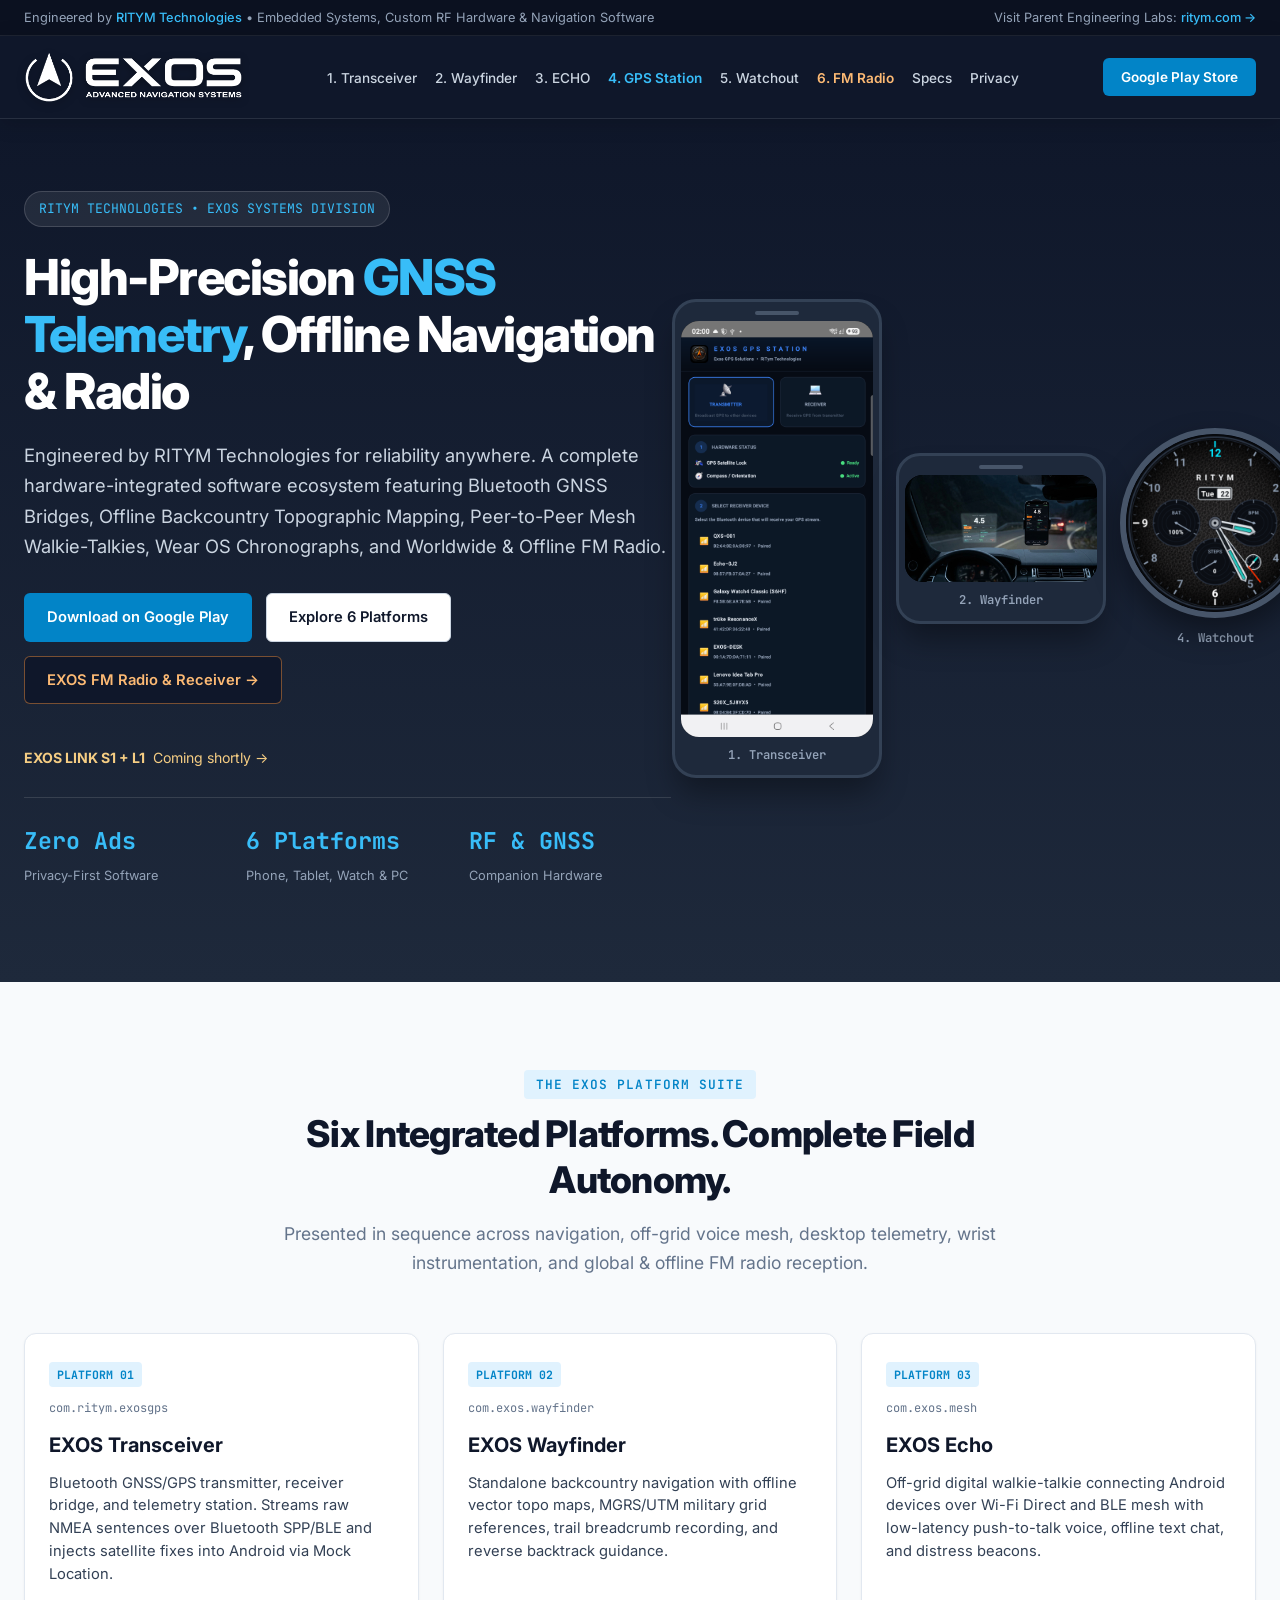
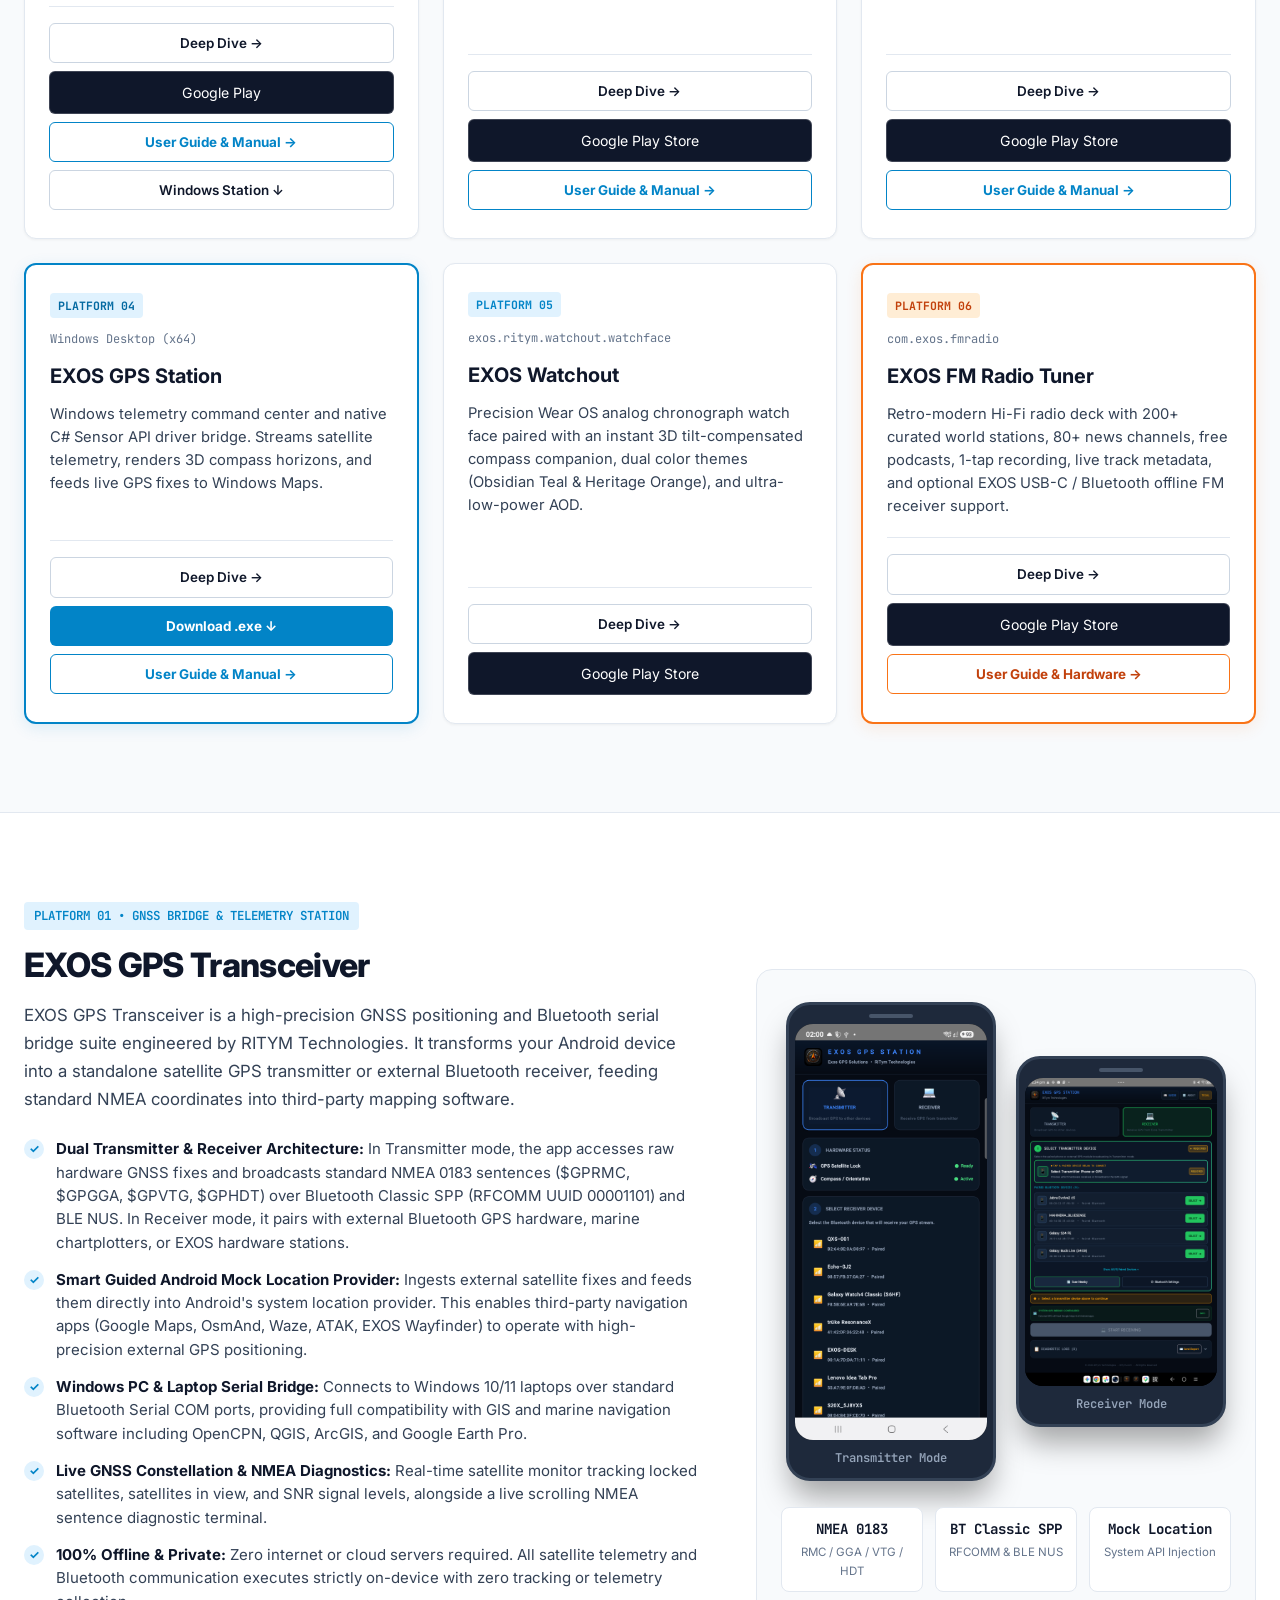
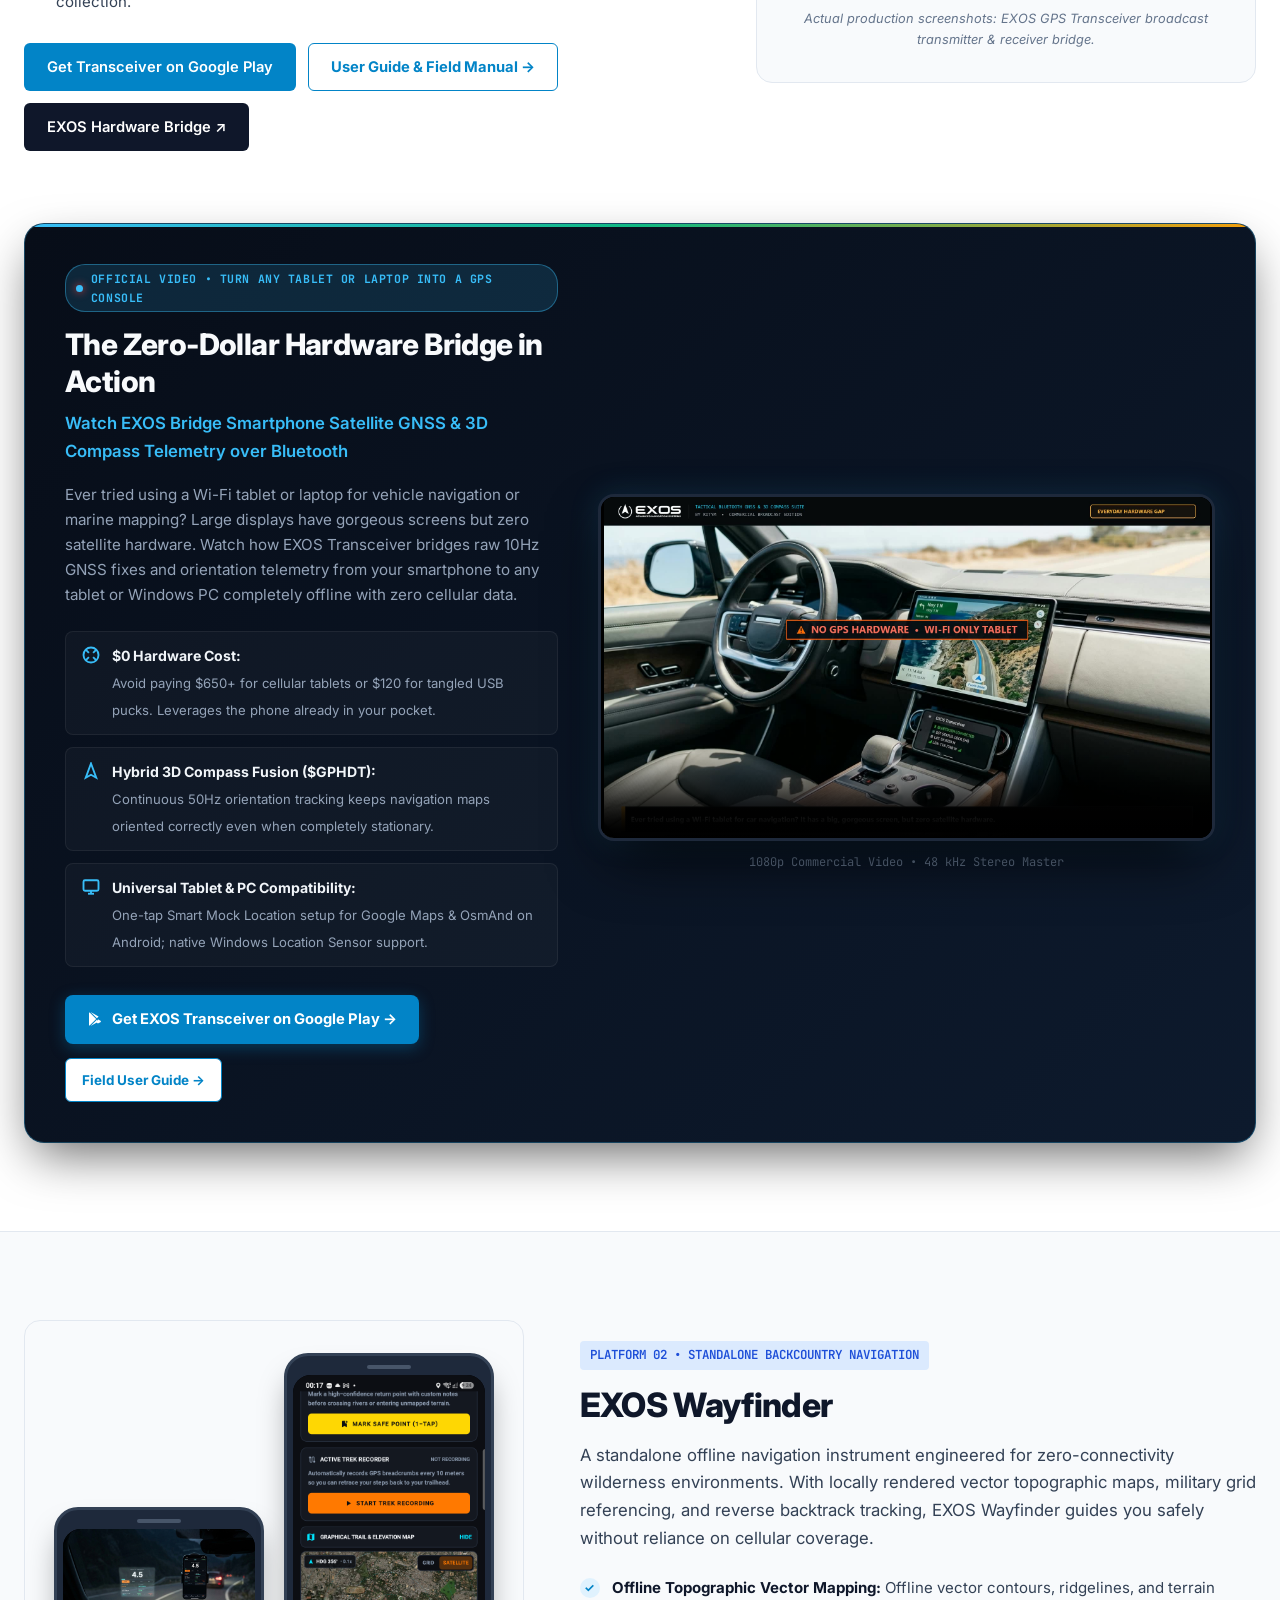
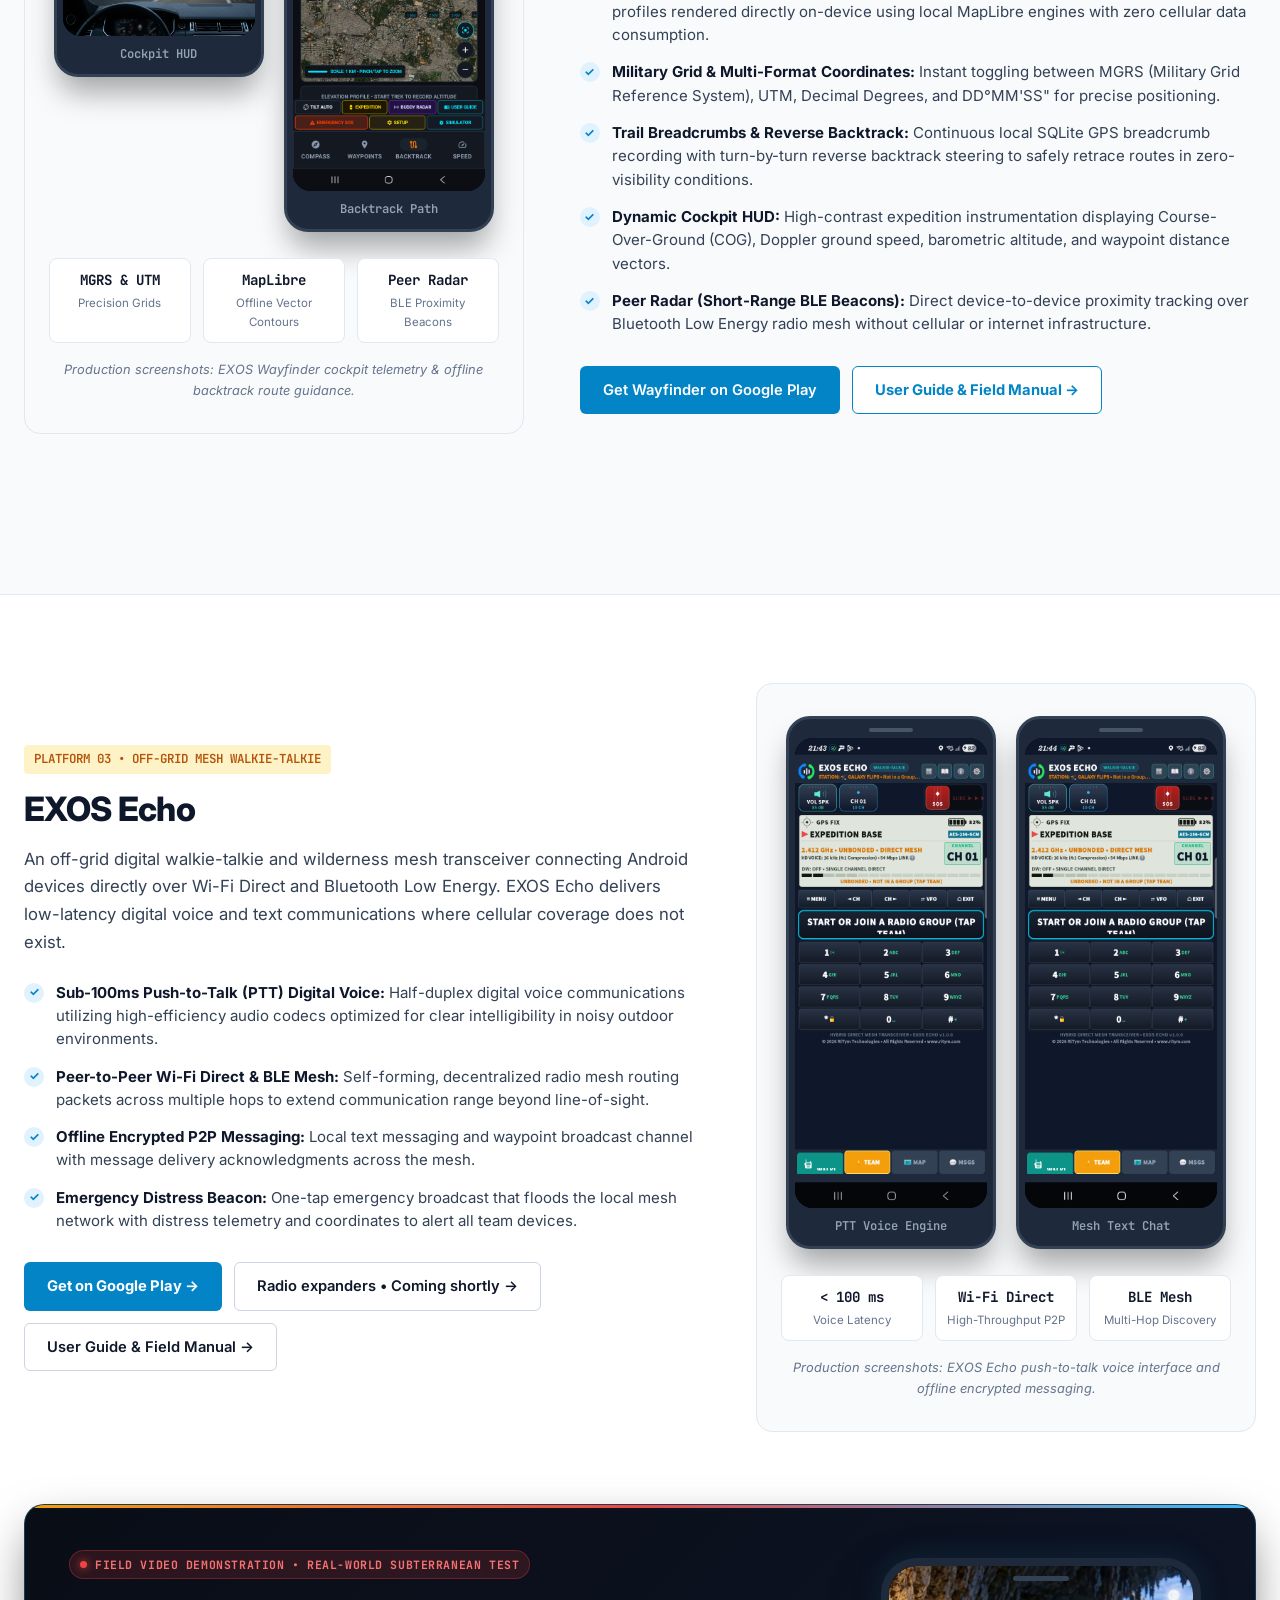
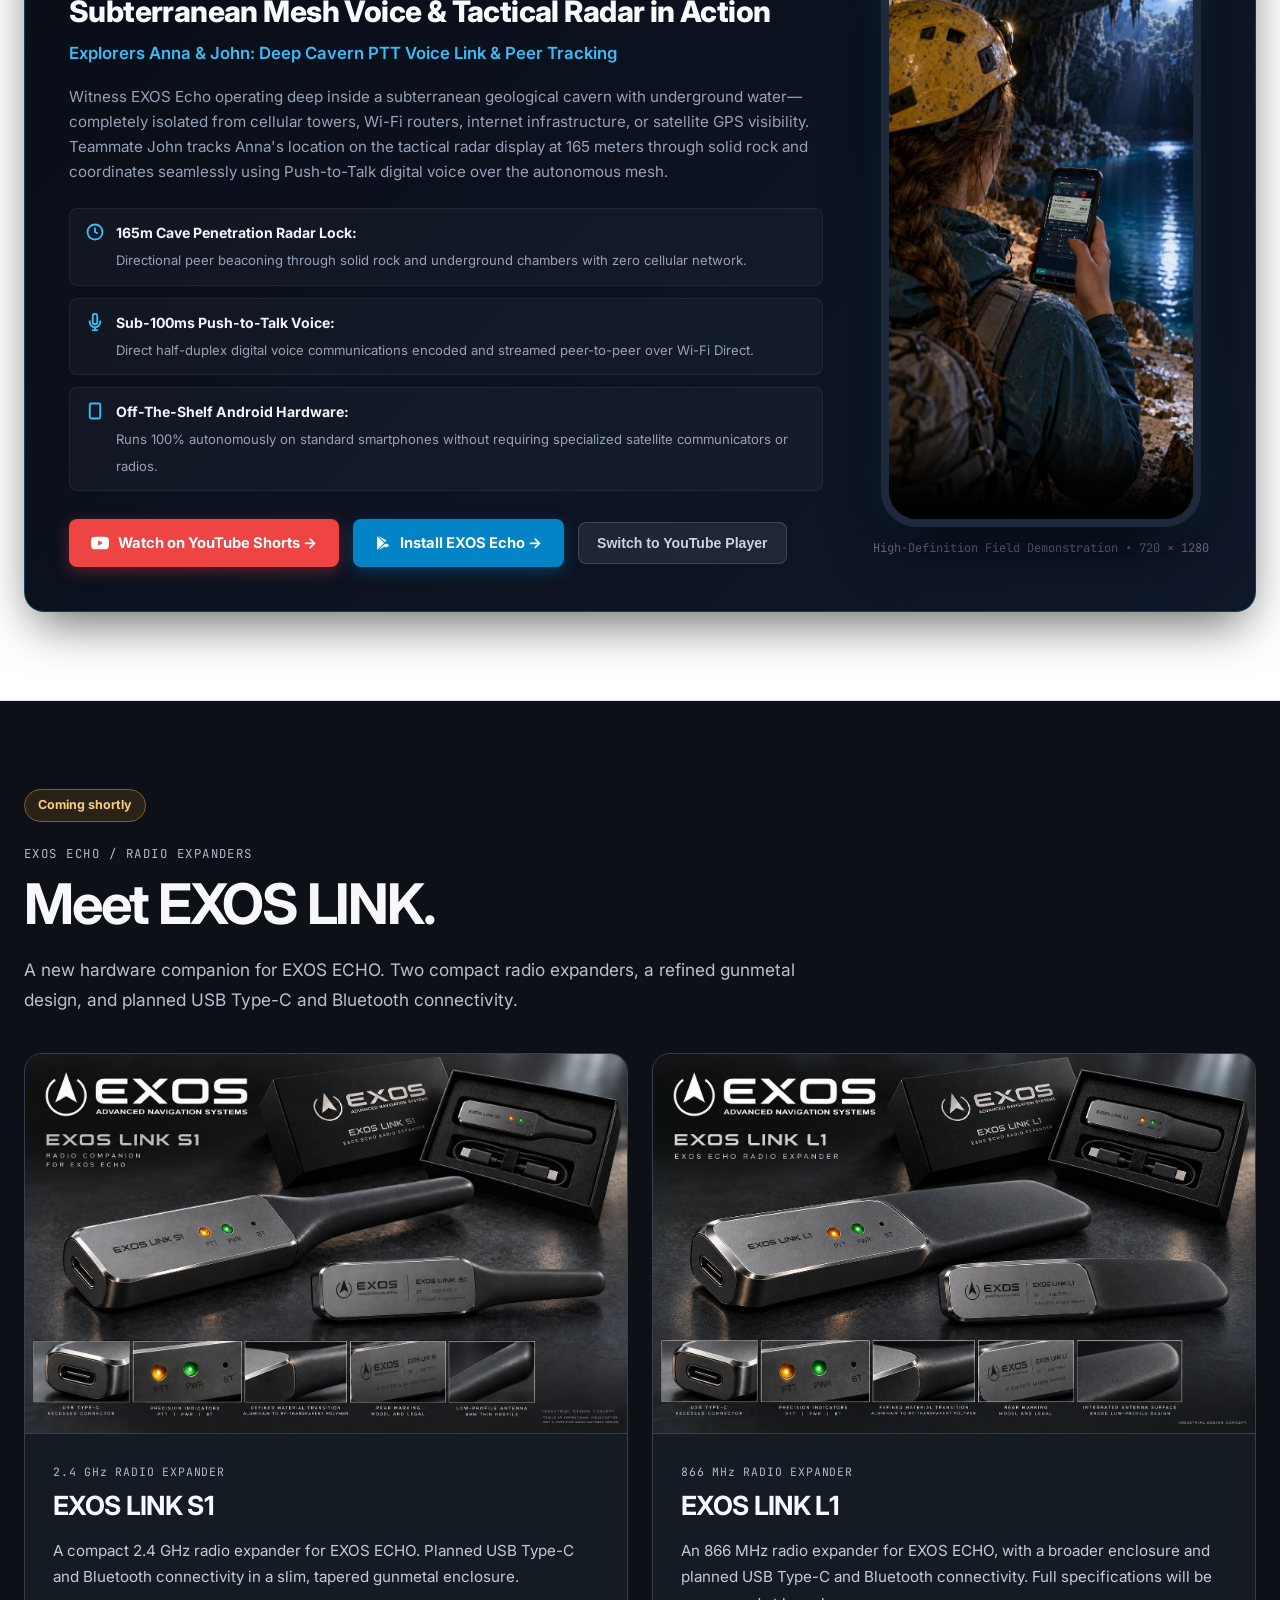
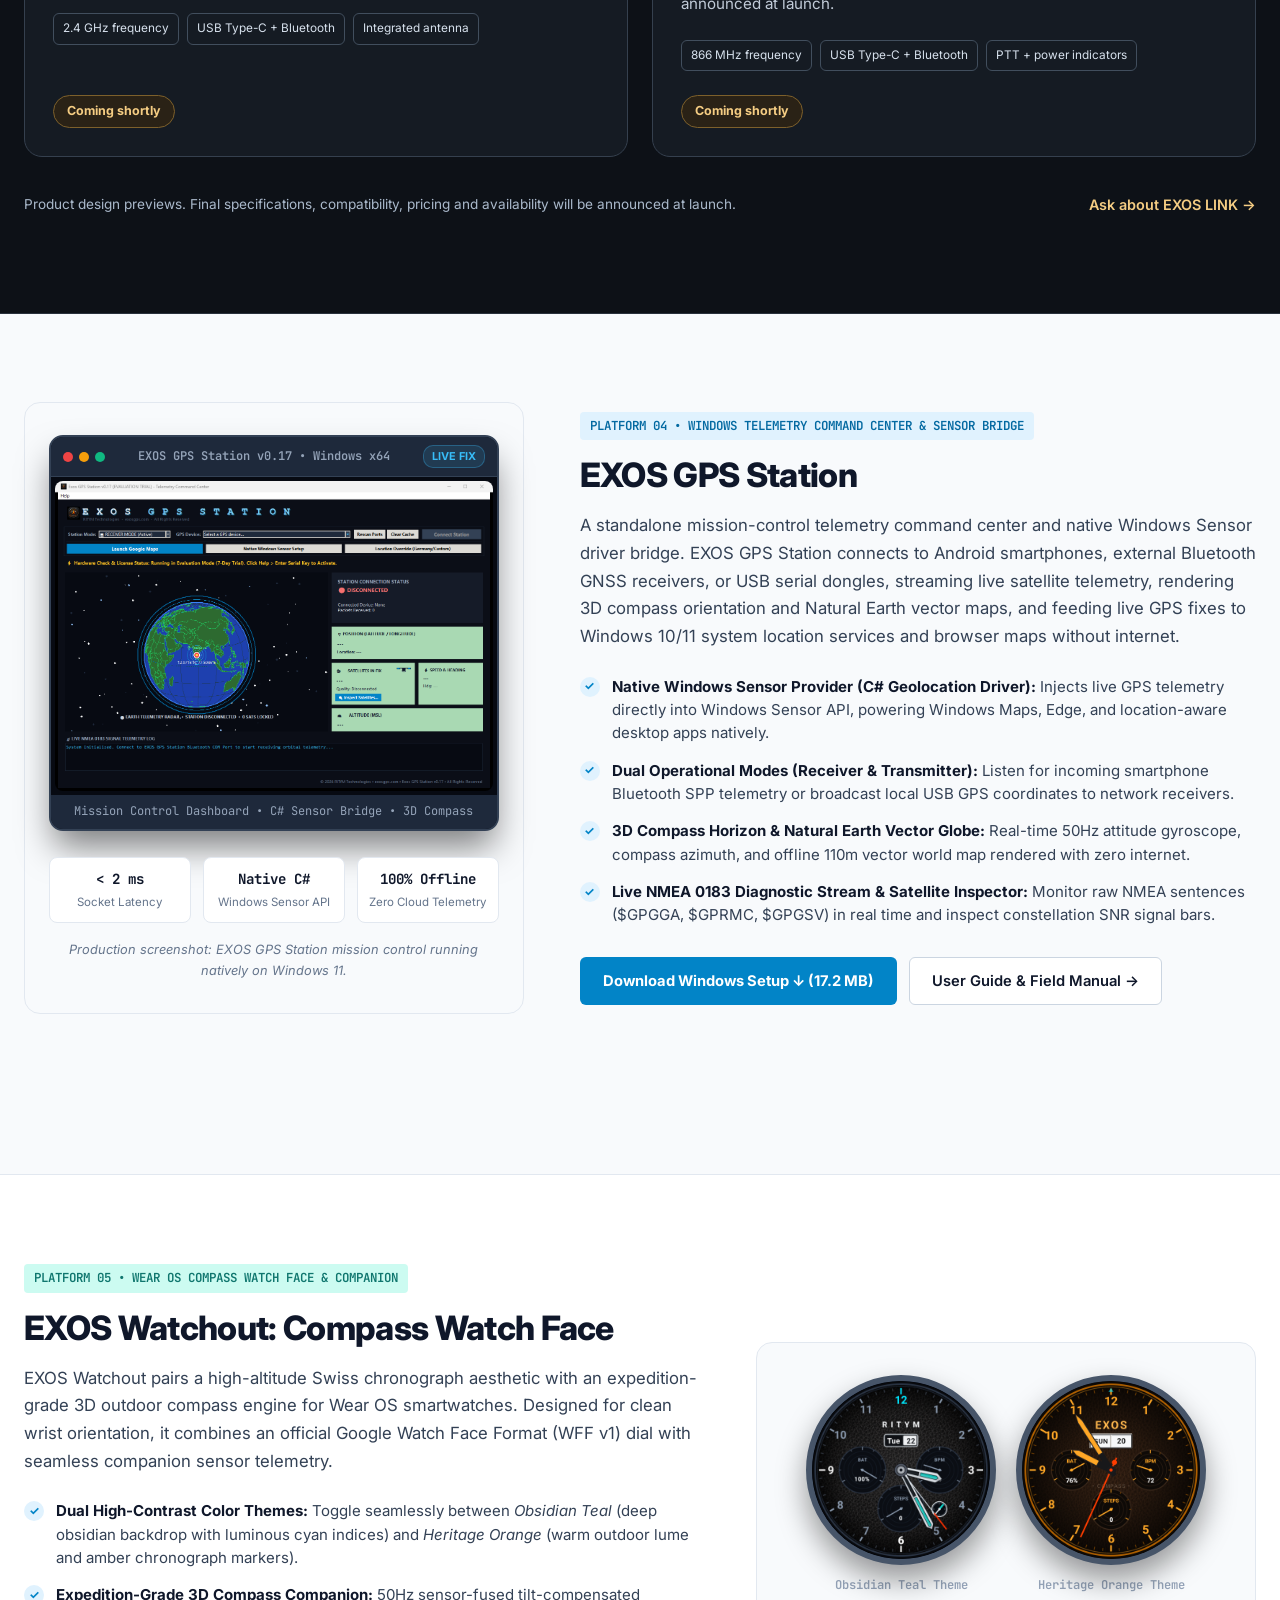
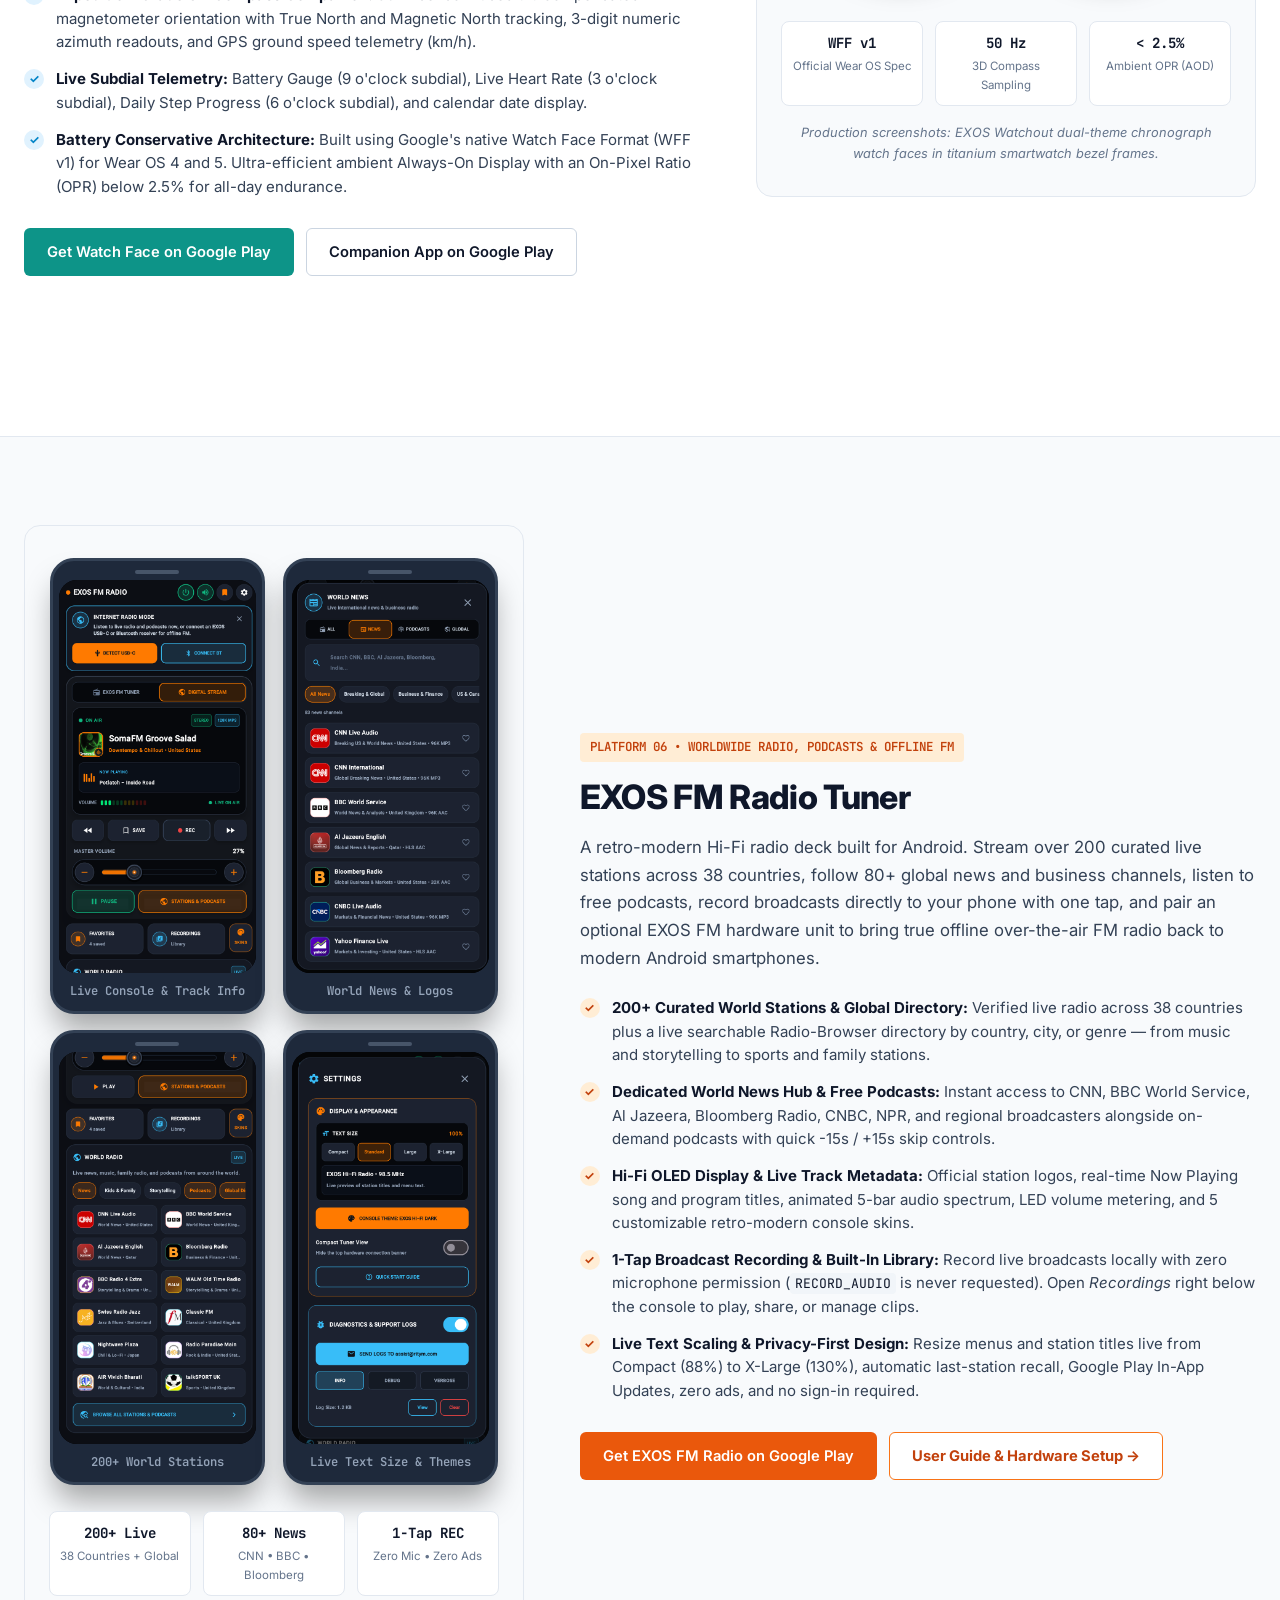
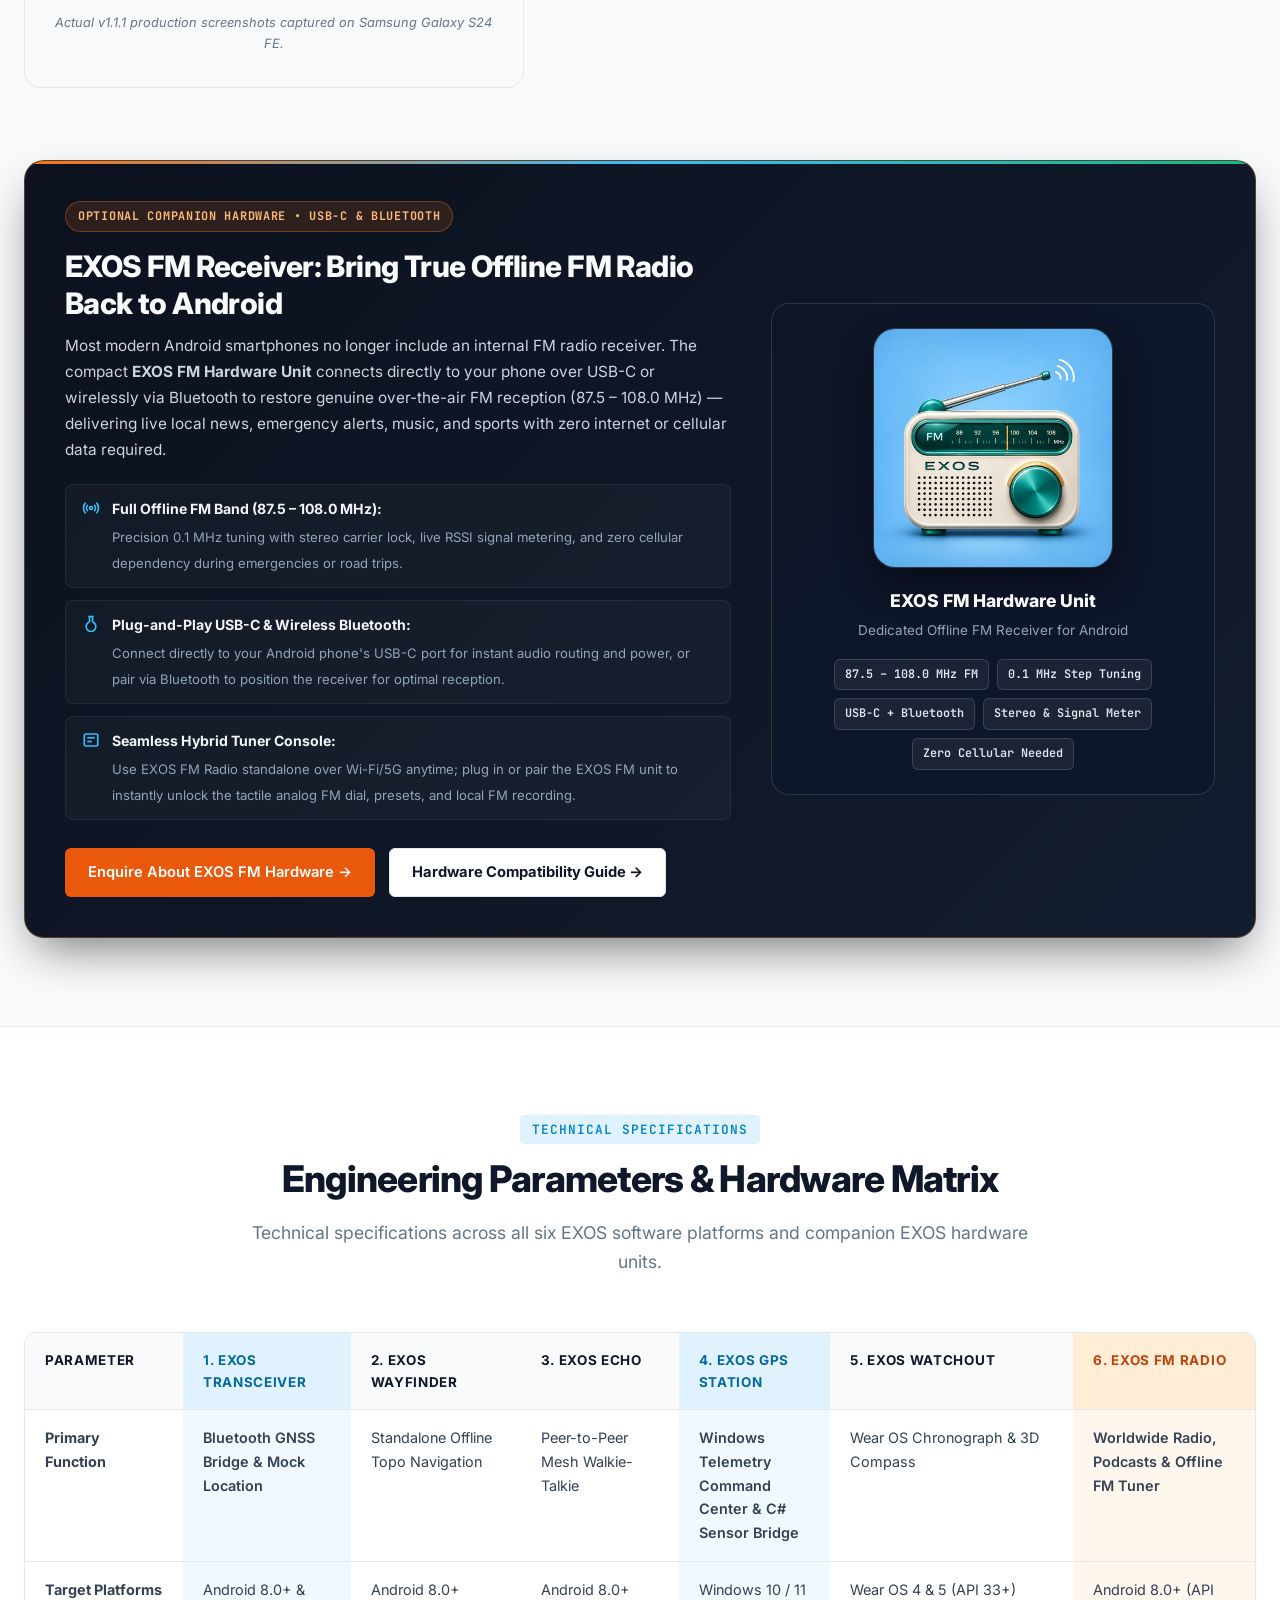
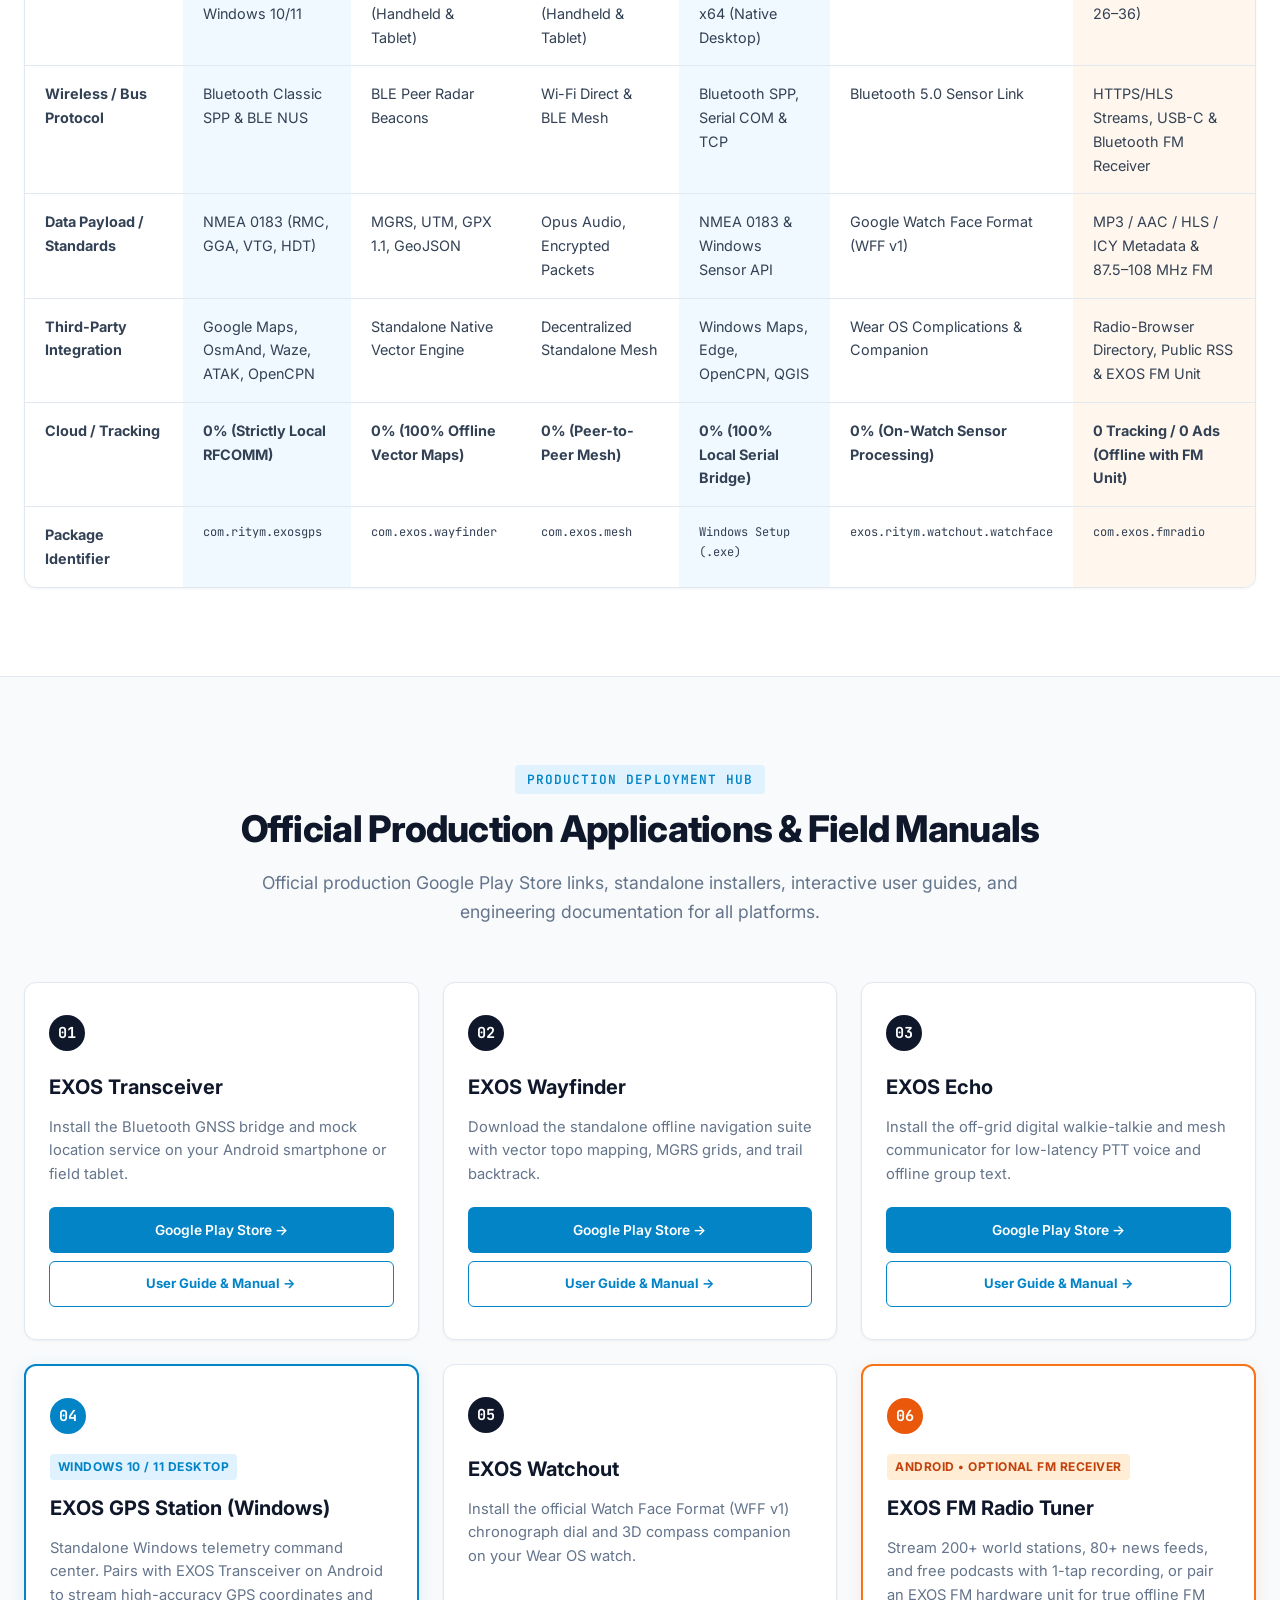
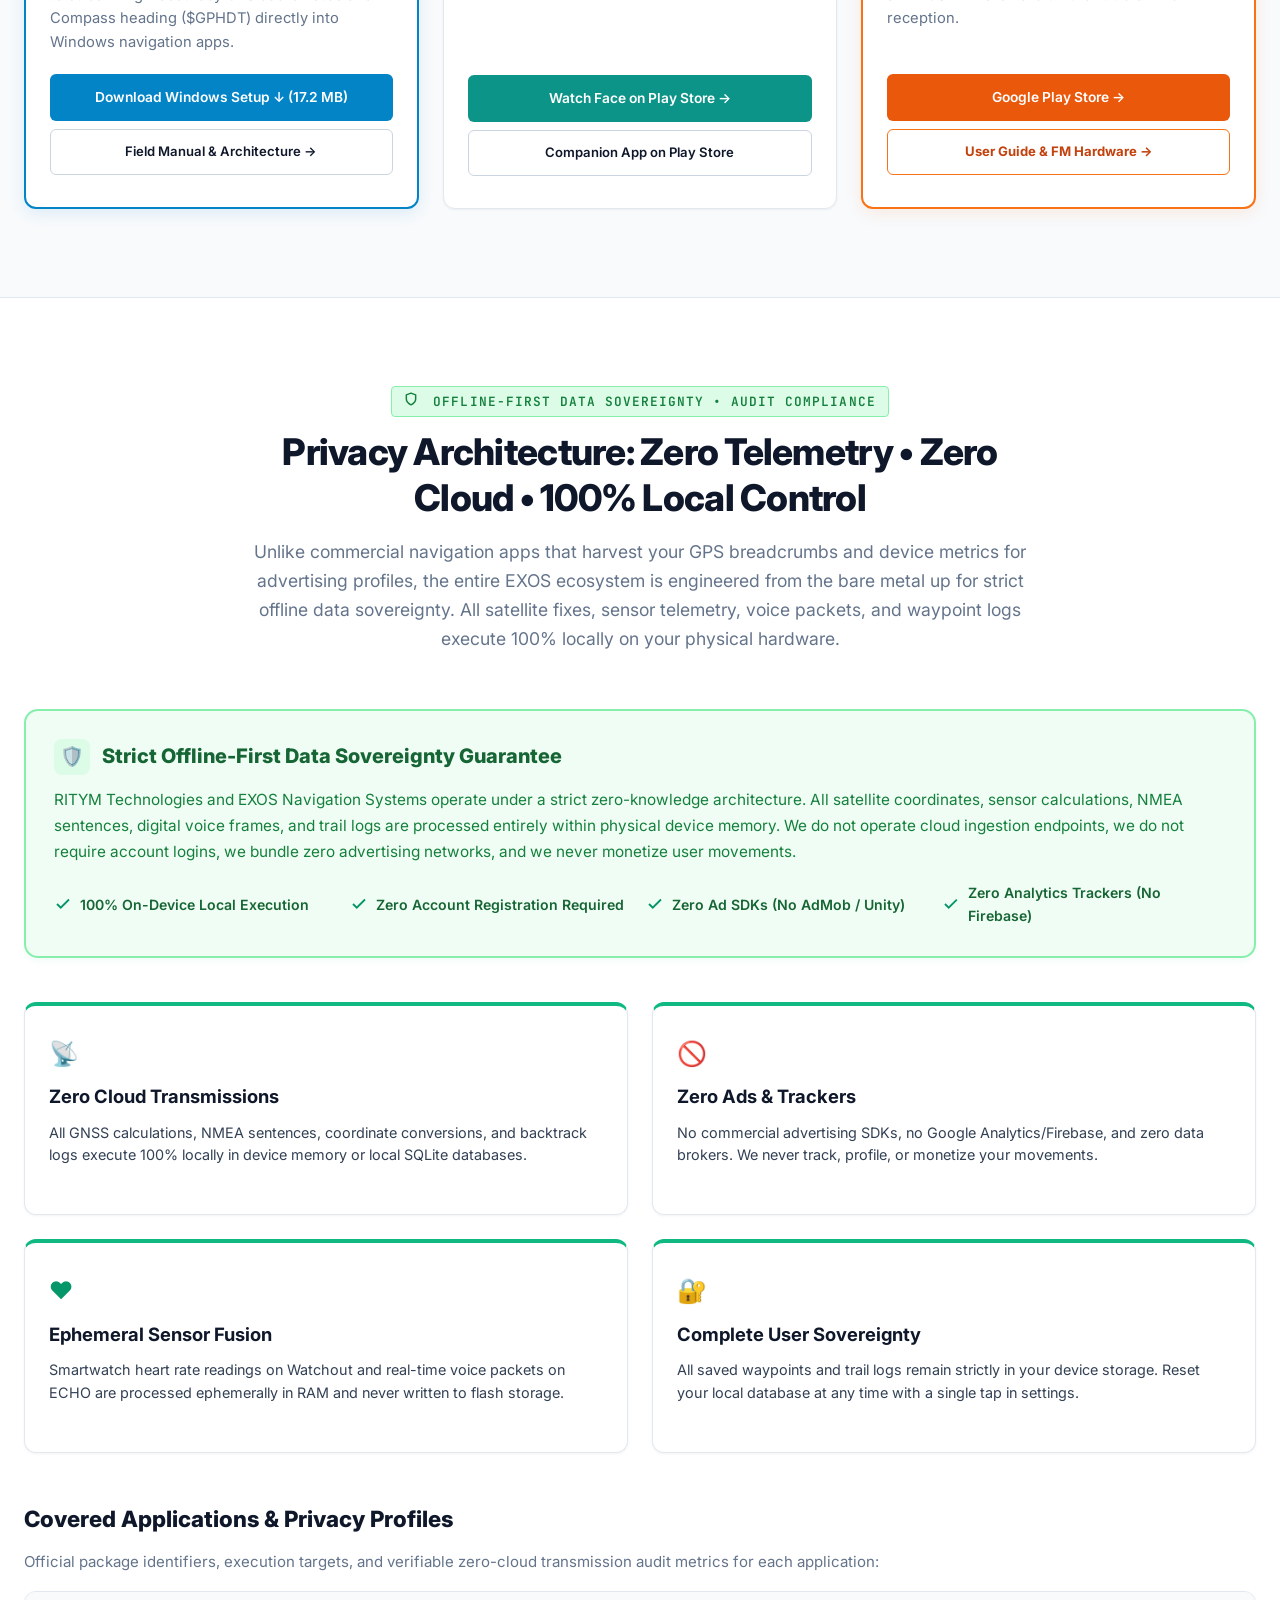
<file: index.html>
<!DOCTYPE html>
<html lang="en">
<head>
  <!-- Google tag (gtag.js) - Privacy-safe anonymous analytics -->
  <script async src="https://www.googletagmanager.com/gtag/js?id=G-HNKE55GVQD"></script>
  <script>
    window.dataLayer = window.dataLayer || [];
    function gtag(){dataLayer.push(arguments);}
    gtag('js', new Date());

    gtag('config', 'G-HNKE55GVQD', {
      'anonymize_ip': true
    });

    // Auto-track Windows Station and application download clicks
    document.addEventListener('DOMContentLoaded', function() {
      document.querySelectorAll('a[href*=".exe"], a[href*="downloads/"]').forEach(function(btn) {
        btn.addEventListener('click', function() {
          if (typeof gtag === 'function') {
            gtag('event', 'file_download', {
              'file_name': 'EXOS-GPS-Station-Setup-v0.17.exe',
              'file_extension': 'exe',
              'link_text': (btn.innerText || '').trim(),
              'link_url': btn.getAttribute('href')
            });
            gtag('event', 'download_windows_station', {
              'event_category': 'Software Download',
              'event_label': 'EXOS GPS Station Windows Setup',
              'value': 1
            });
          }
        });
      });
    });
  </script>

  <meta charset="UTF-8">
  <meta name="viewport" content="width=device-width, initial-scale=1.0, maximum-scale=5.0, viewport-fit=cover">
  <title>EXOS Systems | GNSS Telemetry, Offline Mapping, Radio Mesh &amp; FM Radio</title>
  <meta name="description" content="Precision navigation, communications, and radio suite engineered by RITYM Technologies. Featuring EXOS Transceiver, EXOS Wayfinder, EXOS Echo, EXOS GPS Station, EXOS Watchout, and EXOS FM Radio Tuner.">
  <link rel="icon" type="image/png" href="assets/icon.png">

  <!-- Enterprise Human-Aesthetic Typography -->
  <link rel="preconnect" href="https://fonts.googleapis.com">
  <link rel="preconnect" href="https://fonts.gstatic.com" crossorigin>
  <link href="https://fonts.googleapis.com/css2?family=Inter:wght@400;500;600;700;800&family=JetBrains+Mono:wght@400;500;600&display=swap" rel="stylesheet">

  <style>
    :root {
      --primary: #0284c7;
      --primary-dark: #0369a1;
      --primary-light: #e0f2fe;
      --navy: #0f172a;
      --navy-dark: #090d16;
      --navy-card: #1e293b;
      --accent-blue: #2563eb;
      --accent-amber: #d97706;
      --accent-emerald: #059669;
      --accent-teal: #0d9488;
      --bg-white: #ffffff;
      --bg-slate: #f8fafc;
      --bg-slate-alt: #f1f5f9;
      --border-light: #e2e8f0;
      --border-dark: #cbd5e1;
      --text-heading: #0f172a;
      --text-body: #334155;
      --text-muted: #64748b;
      --text-light: #94a3b8;
      --shadow-sm: 0 1px 3px 0 rgba(0, 0, 0, 0.05);
      --shadow-md: 0 4px 6px -1px rgba(0, 0, 0, 0.07), 0 2px 4px -2px rgba(0, 0, 0, 0.04);
      --shadow-lg: 0 10px 15px -3px rgba(0, 0, 0, 0.08), 0 4px 6px -4px rgba(0, 0, 0, 0.04);
      --shadow-xl: 0 20px 25px -5px rgba(0, 0, 0, 0.1), 0 8px 10px -6px rgba(0, 0, 0, 0.04);
      --font-main: 'Inter', -apple-system, BlinkMacSystemFont, "Segoe UI", Roboto, Helvetica, Arial, sans-serif;
      --font-mono: 'JetBrains Mono', Consolas, monospace;
    }

    * { margin: 0; padding: 0; box-sizing: border-box; }
    html { scroll-behavior: smooth; background-color: var(--bg-white); color: var(--text-body); font-family: var(--font-main); -webkit-font-smoothing: antialiased; }
    body { overflow-x: hidden; line-height: 1.65; background-color: var(--bg-white); }
    a { color: inherit; text-decoration: none; transition: all 0.2s ease; }

    /* Top Corporate Banner */
    .top-corp-bar {
      background-color: #0b1120;
      color: #94a3b8;
      font-size: 0.8rem;
      padding: 7px 24px;
      border-bottom: 1px solid rgba(255,255,255,0.08);
      display: flex;
      justify-content: space-between;
      align-items: center;
    }
    .top-corp-bar a { color: #38bdf8; font-weight: 500; }
    .top-corp-bar a:hover { text-decoration: underline; color: #7dd3fc; }

    /* Navigation Bar */
    .navbar {
      position: sticky;
      top: 0;
      z-index: 1000;
      background-color: var(--navy);
      border-bottom: 1px solid rgba(255, 255, 255, 0.1);
      box-shadow: 0 4px 20px rgba(0, 0, 0, 0.15);
    }
    .nav-container {
      max-width: 1280px;
      margin: 0 auto;
      padding: 0 24px;
      height: 82px;
      display: flex;
      align-items: center;
      justify-content: space-between;
    }
    .brand-logo-wrap {
      display: flex;
      align-items: center;
      gap: 14px;
      text-decoration: none;
      flex-shrink: 0;
    }
    .brand-logo-img {
      height: 52px;
      filter: drop-shadow(0 2px 4px rgba(0, 0, 0, 0.35));
      transition: transform 0.2s ease;
      width: auto;
      display: block;
      object-fit: contain;
    }
    .nav-menu {
      display: flex;
      align-items: center;
      gap: 18px;
      list-style: none;
    }
    .nav-link {
      font-size: 0.85rem;
      font-weight: 500;
      color: #cbd5e1;
      padding: 6px 0;
      position: relative;
      white-space: nowrap;
    }
    .mobile-quick-nav {
      display: none;
      background-color: #0b1120;
      border-bottom: 1px solid rgba(255, 255, 255, 0.08);
      padding: 10px 14px;
      gap: 8px;
      overflow-x: auto;
      -webkit-overflow-scrolling: touch;
      scrollbar-width: none;
    }
    .mobile-quick-nav::-webkit-scrollbar { display: none; }
    .mobile-quick-pill {
      display: inline-flex;
      align-items: center;
      white-space: nowrap;
      flex-shrink: 0;
      padding: 6px 12px;
      border-radius: 999px;
      font-size: 0.76rem;
      font-weight: 600;
      color: #e2e8f0;
      background: rgba(255, 255, 255, 0.06);
      border: 1px solid rgba(255, 255, 255, 0.14);
      line-height: 1.2;
    }
    .mobile-quick-pill:hover, .mobile-quick-pill:active {
      background: rgba(56, 189, 248, 0.16);
      border-color: rgba(56, 189, 248, 0.5);
      color: #ffffff;
    }
    .mobile-quick-pill.privacy-pill {
      color: #86efac;
      border-color: rgba(134, 239, 172, 0.35);
      background: rgba(16, 185, 129, 0.1);
    }
    section[id] { scroll-margin-top: 92px; }
    .nav-link:hover { color: #ffffff; }
    .nav-link.active::after {
      content: '';
      position: absolute;
      bottom: -4px;
      left: 0;
      width: 100%;
      height: 2px;
      background-color: var(--primary);
    }
    .nav-cta-btn {
      background-color: var(--primary);
      color: #ffffff;
      padding: 8px 18px;
      border-radius: 6px;
      font-size: 0.85rem;
      font-weight: 600;
      display: inline-flex;
      align-items: center;
      gap: 6px;
      white-space: nowrap;
      flex-shrink: 0;
    }
    .nav-cta-btn:hover { background-color: var(--primary-dark); }

    /* Buttons */
    .btn {
      display: inline-flex;
      align-items: center;
      justify-content: center;
      gap: 8px;
      padding: 11px 22px;
      font-size: 0.92rem;
      font-weight: 600;
      border-radius: 6px;
      cursor: pointer;
      border: 1px solid transparent;
      transition: all 0.2s ease;
      text-align: center;
    }
    .btn-primary { background-color: var(--primary); color: #ffffff; }
    .btn-primary:hover { background-color: var(--primary-dark); transform: translateY(-1px); }
    .btn-secondary { background-color: #ffffff; color: var(--navy); border-color: var(--border-dark); }
    .btn-secondary:hover { background-color: var(--bg-slate); border-color: #94a3b8; }
    .btn-dark { background-color: var(--navy); color: #ffffff; }
    .btn-dark:hover { background-color: #1e293b; }
    .btn-playstore {
      background-color: #0f172a;
      color: #ffffff;
      border: 1px solid rgba(255,255,255,0.2);
      padding: 9px 18px;
      border-radius: 6px;
      font-size: 0.88rem;
    }
    .btn-playstore:hover {
      background-color: #1e293b;
      border-color: #38bdf8;
      color: #38bdf8;
    }
    .btn-white-action {
      background-color: #ffffff;
      color: #0f172a;
      border: 1px solid #e2e8f0;
      font-weight: 700;
      box-shadow: 0 1px 3px rgba(0,0,0,0.12);
      transition: all 0.2s ease;
    }
    .btn-white-action:hover {
      background-color: #f1f5f9;
      color: #0284c7;
      border-color: #cbd5e1;
      transform: translateY(-1px);
      box-shadow: 0 4px 10px rgba(0,0,0,0.18);
    }

    /* Container & Layout */
    .container {
      max-width: 1280px;
      margin: 0 auto;
      padding: 0 24px;
    }
    .section {
      padding: 88px 0;
      border-bottom: 1px solid var(--border-light);
    }
    .section-slate {
      background-color: var(--bg-slate);
    }
    .section-dark {
      background-color: #0b1120;
      color: #f1f5f9;
    }
    .section-header {
      text-align: center;
      max-width: 820px;
      margin: 0 auto 56px auto;
    }
    .section-eyebrow {
      display: inline-block;
      font-family: var(--font-mono);
      font-size: 0.8rem;
      font-weight: 600;
      letter-spacing: 0.08em;
      text-transform: uppercase;
      color: var(--primary);
      margin-bottom: 12px;
      background-color: var(--primary-light);
      padding: 4px 12px;
      border-radius: 4px;
    }
    .section-eyebrow-dark {
      background-color: rgba(2, 132, 199, 0.2);
      color: #38bdf8;
    }
    .section-title {
      font-size: 2.3rem;
      font-weight: 800;
      line-height: 1.25;
      color: var(--text-heading);
      margin-bottom: 16px;
      letter-spacing: -0.02em;
    }
    .section-title-dark {
      color: #ffffff;
    }
    .section-desc {
      font-size: 1.1rem;
      color: var(--text-muted);
      line-height: 1.65;
    }

    /* Hero Section */
    .hero {
      background: linear-gradient(180deg, #0f172a 0%, #1e293b 100%);
      color: #ffffff;
      padding: 72px 0 96px 0;
      position: relative;
    }
    .hero-grid {
      display: grid;
      grid-template-columns: 1.1fr 0.9fr;
      gap: 56px;
      align-items: center;
    }
    .hero-badge {
      display: inline-flex;
      align-items: center;
      gap: 8px;
      background: rgba(255, 255, 255, 0.08);
      border: 1px solid rgba(255, 255, 255, 0.15);
      border-radius: 20px;
      padding: 6px 14px;
      font-size: 0.82rem;
      color: #38bdf8;
      font-family: var(--font-mono);
      margin-bottom: 22px;
    }
    .hero-title {
      font-size: 3.1rem;
      font-weight: 800;
      line-height: 1.15;
      letter-spacing: -0.03em;
      margin-bottom: 20px;
      color: #ffffff;
    }
    .hero-title span { color: #38bdf8; }
    .hero-subtitle {
      font-size: 1.15rem;
      line-height: 1.65;
      color: #cbd5e1;
      margin-bottom: 32px;
    }
    .hero-actions {
      display: flex;
      gap: 14px;
      flex-wrap: wrap;
      margin-bottom: 40px;
    }
    .hero-metrics {
      display: grid;
      grid-template-columns: repeat(3, 1fr);
      gap: 20px;
      border-top: 1px solid rgba(255, 255, 255, 0.12);
      padding-top: 24px;
    }
    .hero-metric-val {
      font-size: 1.45rem;
      font-weight: 700;
      color: #38bdf8;
      font-family: var(--font-mono);
    }
    .hero-metric-lbl {
      font-size: 0.8rem;
      color: #94a3b8;
      margin-top: 4px;
    }

    /* Device Showcase Composite */
    .hero-composite-wrap {
      display: flex;
      align-items: center;
      justify-content: center;
      gap: 14px;
      perspective: 1000px;
    }

    /* Native Device Frames (Human Designer Proportions) */
    .phone-mockup {
      background-color: #1e293b;
      border: 3px solid #334155;
      border-radius: 24px;
      box-shadow: 0 20px 30px -5px rgba(0, 0, 0, 0.35);
      padding: 6px 6px 10px 6px;
      display: flex;
      flex-direction: column;
      align-items: center;
      max-width: 210px;
      width: 100%;
      flex-shrink: 0;
      transition: transform 0.3s ease;
    }
    .phone-mockup:hover { transform: translateY(-4px); }
    .phone-speaker-pill {
      width: 44px;
      height: 4px;
      background-color: #475569;
      border-radius: 2px;
      margin: 3px auto 6px auto;
    }
    .phone-screen {
      border-radius: 18px;
      overflow: hidden;
      width: 100%;
      background-color: #000000;
      display: flex;
      align-items: center;
      justify-content: center;
    }
    .phone-screen img {
      width: 100%;
      height: auto;
      display: block;
      object-fit: contain;
    }
    .phone-label {
      margin-top: 8px;
      font-size: 0.76rem;
      font-weight: 600;
      color: #94a3b8;
      text-align: center;
      font-family: var(--font-mono);
    }

    /* Circular Smartwatch Bezel (Titanium Finish) */
    .watch-bezel-wrap {
      display: flex;
      flex-direction: column;
      align-items: center;
      flex-shrink: 0;
    }
    .watch-bezel {
      width: 190px;
      height: 190px;
      border-radius: 50%;
      border: 6px solid #475569;
      background-color: #0f172a;
      box-shadow: 0 15px 30px rgba(0, 0, 0, 0.4), inset 0 0 12px rgba(0, 0, 0, 0.8);
      position: relative;
      display: flex;
      align-items: center;
      justify-content: center;
      overflow: hidden;
      transition: transform 0.3s ease;
    }
    .watch-bezel:hover { transform: translateY(-4px); }
    .watch-screen {
      width: 100%;
      height: 100%;
      border-radius: 50%;
      overflow: hidden;
    }
    .watch-screen img {
      width: 100%;
      height: 100%;
      object-fit: cover;
      display: block;
    }
    .watch-label {
      margin-top: 10px;
      font-size: 0.76rem;
      font-weight: 600;
      color: #94a3b8;
      text-align: center;
      font-family: var(--font-mono);
    }

    /* 6-Card Overview Grid (3x2 desktop, 2x3 tablet, 1x6 mobile) */
    .overview-grid {
      display: grid;
      grid-template-columns: repeat(3, minmax(0, 1fr));
      gap: 24px;
    }
    .overview-card {
      background-color: #ffffff;
      border: 1px solid var(--border-light);
      border-radius: 12px;
      padding: 28px 24px;
      display: flex;
      flex-direction: column;
      box-shadow: var(--shadow-sm);
      transition: all 0.25s ease;
      position: relative;
      min-width: 0;
    }
    .overview-card:hover {
      transform: translateY(-4px);
      box-shadow: var(--shadow-lg);
      border-color: var(--primary);
    }
    .order-badge {
      display: inline-block;
      font-family: var(--font-mono);
      font-size: 0.72rem;
      font-weight: 700;
      color: var(--primary);
      background-color: var(--primary-light);
      padding: 3px 8px;
      border-radius: 4px;
      margin-bottom: 12px;
      align-self: flex-start;
    }
    .card-pkg {
      font-family: var(--font-mono);
      font-size: 0.75rem;
      color: var(--text-muted);
      margin-bottom: 10px;
      overflow-wrap: anywhere;
      word-break: break-word;
    }
    .card-title {
      font-size: 1.25rem;
      font-weight: 700;
      color: var(--text-heading);
      margin-bottom: 10px;
    }
    .card-desc {
      font-size: 0.92rem;
      color: var(--text-body);
      line-height: 1.55;
      margin-bottom: 20px;
      flex-grow: 1;
    }
    .card-links {
      display: flex;
      flex-direction: column;
      gap: 8px;
      border-top: 1px solid var(--border-light);
      padding-top: 16px;
    }

    /* Deep Dive Product Showcase */
    .product-showcase {
      display: grid;
      grid-template-columns: 1.15fr 0.85fr;
      gap: 56px;
      align-items: center;
      margin-bottom: 72px;
    }
    .product-showcase.reverse {
      grid-template-columns: 0.85fr 1.15fr;
    }
    .product-showcase.reverse .showcase-text {
      order: 2;
    }
    .product-showcase.reverse .showcase-visual {
      order: 1;
    }
    .showcase-tag {
      display: inline-block;
      font-family: var(--font-mono);
      font-size: 0.78rem;
      font-weight: 600;
      text-transform: uppercase;
      padding: 4px 10px;
      border-radius: 4px;
      margin-bottom: 14px;
    }
    .showcase-title {
      font-size: 2.1rem;
      font-weight: 800;
      line-height: 1.25;
      color: var(--text-heading);
      margin-bottom: 16px;
      letter-spacing: -0.02em;
    }
    .showcase-desc {
      font-size: 1.05rem;
      color: var(--text-body);
      line-height: 1.65;
      margin-bottom: 24px;
    }
    .feature-list {
      list-style: none;
      display: flex;
      flex-direction: column;
      gap: 14px;
      margin-bottom: 30px;
    }
    .feature-item {
      display: flex;
      align-items: flex-start;
      gap: 12px;
      font-size: 0.94rem;
      line-height: 1.55;
    }
    .feature-bullet {
      width: 20px;
      height: 20px;
      border-radius: 50%;
      background-color: var(--primary-light);
      color: var(--primary);
      display: flex;
      align-items: center;
      justify-content: center;
      font-size: 0.75rem;
      font-weight: 700;
      flex-shrink: 0;
      margin-top: 2px;
    }
    .feature-item strong {
      color: var(--text-heading);
    }
    .showcase-actions {
      display: flex;
      gap: 12px;
      flex-wrap: wrap;
    }

    /* Showcase Visuals & Device Grids */
    .showcase-visual {
      display: flex;
      flex-direction: column;
      align-items: center;
      gap: 16px;
      background-color: var(--bg-slate);
      border: 1px solid var(--border-light);
      border-radius: 16px;
      padding: 32px 24px;
    }
    .showcase-devices-row {
      display: flex;
      align-items: center;
      justify-content: center;
      gap: 20px;
      width: 100%;
    }
    .telemetry-row {
      display: grid;
      grid-template-columns: repeat(3, 1fr);
      gap: 12px;
      width: 100%;
      margin-top: 10px;
    }
    .telemetry-badge {
      background-color: #ffffff;
      border: 1px solid var(--border-light);
      border-radius: 8px;
      padding: 10px;
      text-align: center;
    }
    .telemetry-badge-val {
      font-size: 0.88rem;
      font-weight: 700;
      color: var(--text-heading);
      font-family: var(--font-mono);
    }
    .telemetry-badge-lbl {
      font-size: 0.72rem;
      color: var(--text-muted);
      margin-top: 2px;
    }
    .showcase-caption {
      font-size: 0.8rem;
      color: var(--text-muted);
      text-align: center;
      font-style: italic;
    }

    /* Specifications Matrix */
    .spec-table-wrap {
      overflow-x: auto;
      background-color: #ffffff;
      border: 1px solid var(--border-light);
      border-radius: 12px;
      box-shadow: var(--shadow-sm);
    }
    .spec-table {
      width: 100%;
      border-collapse: collapse;
      text-align: left;
      font-size: 0.9rem;
    }
    .spec-table th, .spec-table td {
      padding: 16px 20px;
      border-bottom: 1px solid var(--border-light);
      vertical-align: top;
    }
    .spec-table th {
      background-color: var(--bg-slate);
      font-size: 0.84rem;
      font-weight: 700;
      color: var(--text-heading);
      text-transform: uppercase;
      letter-spacing: 0.05em;
    }
    .spec-table tr:last-child td { border-bottom: none; }
    .spec-table tr:hover td { background-color: rgba(2, 132, 199, 0.02); }

    /* Deployment Steps Section */
    .steps-grid {
      display: grid;
      grid-template-columns: repeat(3, minmax(0, 1fr));
      gap: 24px;
    }
    .step-card {
      background-color: #ffffff;
      border: 1px solid var(--border-light);
      border-radius: 12px;
      padding: 32px 24px;
      display: flex;
      flex-direction: column;
      box-shadow: var(--shadow-sm);
      min-width: 0;
    }
    .step-num {
      width: 36px;
      height: 36px;
      border-radius: 50%;
      background-color: var(--navy);
      color: #ffffff;
      display: flex;
      align-items: center;
      justify-content: center;
      font-weight: 700;
      font-family: var(--font-mono);
      font-size: 0.95rem;
      margin-bottom: 20px;
    }
    .step-title {
      font-size: 1.25rem;
      font-weight: 700;
      color: var(--text-heading);
      margin-bottom: 12px;
    }
    .step-desc {
      font-size: 0.92rem;
      color: var(--text-muted);
      line-height: 1.6;
      margin-bottom: 20px;
      flex-grow: 1;
    }

    /* Footer */
    .footer {
      background-color: #0b1120;
      color: #94a3b8;
      padding: 72px 0 36px 0;
      border-top: 1px solid rgba(255, 255, 255, 0.08);
    }
    .footer-grid {
      display: grid;
      grid-template-columns: 1.65fr repeat(4, minmax(0, 1fr));
      gap: 36px;
      margin-bottom: 56px;
    }
    .footer-logo {
      height: 36px;
      width: auto;
      margin-bottom: 16px;
    }
    .footer-company-desc {
      font-size: 0.88rem;
      line-height: 1.65;
      color: #94a3b8;
      margin-bottom: 20px;
    }
    .footer-col-title {
      font-size: 0.86rem;
      font-weight: 700;
      color: #ffffff;
      text-transform: uppercase;
      letter-spacing: 0.06em;
      margin-bottom: 18px;
    }
    .footer-links {
      list-style: none;
      display: flex;
      flex-direction: column;
      gap: 10px;
      font-size: 0.88rem;
    }
    .footer-links a:hover { color: #38bdf8; }
    .footer-bottom {
      border-top: 1px solid rgba(255, 255, 255, 0.08);
      padding-top: 28px;
      display: flex;
      justify-content: space-between;
      align-items: center;
      font-size: 0.82rem;
      color: #64748b;
    }

    /* ========================================================================= */
  /* COMPREHENSIVE RESPONSIVE STYLING (PC, MAC, iOS SAFARI, ANDROID CHROME)    */
  /* ========================================================================= */
  *, *::before, *::after {
    box-sizing: border-box;
  }

  html {
    -webkit-text-size-adjust: 100%;
    -ms-text-size-adjust: 100%;
    scroll-behavior: smooth;
    overflow-x: hidden;
    max-width: 100vw;
  }

  body {
    overflow-x: hidden;
    max-width: 100vw;
    width: 100%;
    -webkit-font-smoothing: antialiased;
    -moz-osx-font-smoothing: grayscale;
  }

  img {
    max-width: 100%;
    height: auto;
    display: block;
  }

  /* Compact Laptops, Tablets & Landscape Phones (max-width: 1120px) */
  @media (max-width: 1120px) {
    .nav-container { padding: 0 20px; gap: 14px; }
    .nav-menu { display: none; }
    .mobile-quick-nav { display: flex; align-items: center; }
  }

  /* Tablet & Medium Screens (max-width: 1024px) */
  @media (max-width: 1024px) {
    .nav-container { padding: 0 20px; }
    .hero-grid { grid-template-columns: 1fr; gap: 48px; text-align: center; }
    .hero-actions { justify-content: center; }
    .hero-metrics { justify-content: center; }
    .hero-composite-wrap { justify-content: center; flex-wrap: wrap; }
    .overview-grid { grid-template-columns: repeat(2, minmax(0, 1fr)); gap: 20px; }
    .product-showcase, .product-showcase.reverse { grid-template-columns: 1fr; gap: 36px; }
    .product-showcase.reverse .showcase-text { order: 1; }
    .product-showcase.reverse .showcase-visual { order: 2; }
    .steps-grid { grid-template-columns: repeat(2, minmax(0, 1fr)); gap: 20px; }
    .footer-grid { grid-template-columns: 1fr 1fr; gap: 36px; }
  }

  /* Mobile Handhelds (max-width: 768px) - Android & iPhone */
  @media (max-width: 768px) {
    .top-corp-bar {
      flex-direction: column;
      gap: 4px;
      padding: 8px 16px;
      text-align: center;
      font-size: 0.74rem;
    }
    .navbar { height: auto; }
    .nav-container {
      height: 74px;
      padding: 0 16px;
    }
    .brand-logo-img {
      height: 44px;
      max-width: 195px;
    }
    .nav-menu {
      display: none;
    }
    .mobile-quick-nav { display: flex; align-items: center; }
    .nav-cta-btn {
      padding: 7px 12px;
      font-size: 0.8rem;
    }

    .section { padding: 56px 0; }
    .section-header { margin-bottom: 36px; }
    .section-title { font-size: 1.85rem; line-height: 1.25; }
    .section-desc { font-size: 0.98rem; }

    /* Hero section */
    .hero { padding: 48px 0 64px 0; }
    .hero-title { font-size: 2.1rem; line-height: 1.22; }
    .hero-subtitle { font-size: 1rem; line-height: 1.55; margin-bottom: 24px; }
    .hero-actions {
      flex-direction: column;
      width: 100%;
      gap: 10px;
      margin-bottom: 32px;
    }
    .hero-actions .btn {
      width: 100%;
      padding: 12px 18px;
      font-size: 0.92rem;
    }
    .hero-metrics {
      grid-template-columns: repeat(3, 1fr);
      gap: 10px;
    }
    .hero-metric-val { font-size: 1.15rem; }
    .hero-metric-lbl { font-size: 0.72rem; }

    /* Device mockups in hero */
    .hero-composite-wrap {
      flex-direction: column;
      align-items: center;
      gap: 24px;
      width: 100%;
    }
    .phone-mockup {
      max-width: 250px;
      width: 100%;
    }
    .phone-screen img {
      max-height: 480px;
    }
    .watch-bezel {
      width: 180px;
      height: 180px;
    }

    /* Product deep dives */
    .showcase-title { font-size: 1.7rem; }
    .showcase-desc { font-size: 0.96rem; }
    .showcase-visual { padding: 24px 16px; }
    .showcase-devices-row {
      flex-direction: column;
      align-items: center;
      gap: 24px;
      width: 100%;
    }
    .telemetry-row {
      grid-template-columns: 1fr;
      gap: 8px;
    }
    .showcase-actions {
      flex-direction: column;
      width: 100%;
      gap: 10px;
    }
    .showcase-actions .btn {
      width: 100%;
    }

    .overview-grid { grid-template-columns: 1fr; gap: 16px; }
    .steps-grid { grid-template-columns: 1fr; gap: 16px; }

    .spec-table-wrap {
      margin: 16px 0;
      -webkit-overflow-scrolling: touch;
    }
    .spec-table {
      min-width: 640px;
    }

    .footer { padding: 56px 0 28px 0; }
    .footer-grid { grid-template-columns: 1fr; gap: 32px; }
    .footer-bottom {
      flex-direction: column;
      gap: 12px;
      text-align: center;
    }
  }

  /* Compact Smartphones (Galaxy S24 / iPhone SE, max-width: 440px) */
  @media (max-width: 440px) {
    .container { padding: 0 16px; }
    .hero-title { font-size: 1.82rem; line-height: 1.2; }
    .hero-badge { font-size: 0.7rem; padding: 5px 11px; max-width: 100%; }
    .hero-metrics {
      grid-template-columns: repeat(3, minmax(0, 1fr));
      text-align: center;
      gap: 8px;
    }
    .hero-metric-val { font-size: 1.02rem; }
    .hero-metric-lbl { font-size: 0.68rem; line-height: 1.3; }
    .phone-mockup { max-width: 235px; }
    .watch-bezel { width: 164px; height: 164px; }
    .brand-logo-img { height: 38px; max-width: 165px; }
    .section-title { font-size: 1.6rem; }
    .showcase-title { font-size: 1.52rem; }
    .video-title { font-size: 1.48rem; }
  }

  /* Prevent overflow/clipping inside grids, mockups, and tables on all viewports */
  .showcase-text, .showcase-visual, .video-info-column, .video-media-column, .footer-grid > div {
    min-width: 0;
  }
  code {
    font-family: var(--font-mono);
    font-size: 0.82rem;
    background: #f1f5f9;
    padding: 2px 5px;
    border-radius: 4px;
    color: #0f172a;
    overflow-wrap: anywhere;
    word-break: break-word;
  }
  .spec-table code {
    white-space: nowrap;
    overflow-wrap: normal;
    word-break: normal;
  }
  .table-scroll-hint {
    display: none;
    font-family: var(--font-mono);
    font-size: 0.72rem;
    color: var(--text-muted);
    margin-bottom: 8px;
    text-align: right;
  }
  @media (max-width: 768px) {
    .table-scroll-hint { display: block; }
    .privacy-pillars-grid { grid-template-columns: 1fr !important; }
    .privacy-cta-banner { padding: 24px 18px !important; }
    .privacy-cta-banner .btn { width: 100%; }
  }

  /* EXOS FM Radio Snapshot Gallery & Hardware Unit Panel */
  .fm-gallery-grid {
    display: grid;
    grid-template-columns: repeat(2, minmax(0, 1fr));
    gap: 16px;
    width: 100%;
    justify-items: center;
  }
  .fm-gallery-grid .phone-mockup {
    max-width: 215px;
    width: 100%;
  }
  .fm-hardware-panel {
    margin-top: 44px;
    background: linear-gradient(135deg, #0b111e 0%, #131c2e 100%);
    border: 1px solid rgba(251, 146, 60, 0.32);
    border-radius: 20px;
    padding: 40px;
    box-shadow: 0 20px 48px -12px rgba(0, 0, 0, 0.55);
    display: grid;
    grid-template-columns: 1.2fr 0.8fr;
    gap: 40px;
    align-items: center;
    position: relative;
    overflow: hidden;
  }
  .fm-hardware-panel::before {
    content: '';
    position: absolute;
    top: 0; left: 0; right: 0;
    height: 3px;
    background: linear-gradient(90deg, #f97316, #38bdf8, #10b981);
  }
  .fm-hw-badge {
    display: inline-flex;
    align-items: center;
    gap: 8px;
    font-family: var(--font-mono);
    font-size: 0.74rem;
    font-weight: 700;
    letter-spacing: 0.06em;
    text-transform: uppercase;
    color: #fdba74;
    background: rgba(249, 115, 22, 0.14);
    border: 1px solid rgba(249, 115, 22, 0.35);
    border-radius: 999px;
    padding: 5px 12px;
    margin-bottom: 16px;
  }
  .fm-hw-title {
    font-size: 1.85rem;
    font-weight: 800;
    color: #f8fafc;
    line-height: 1.24;
    letter-spacing: -0.02em;
    margin-bottom: 12px;
  }
  .fm-hw-desc {
    font-size: 0.96rem;
    color: #cbd5e1;
    line-height: 1.68;
    margin-bottom: 22px;
  }
  .fm-hw-card {
    background: rgba(15, 23, 42, 0.85);
    border: 1px solid rgba(148, 163, 184, 0.22);
    border-radius: 18px;
    padding: 24px;
    display: flex;
    flex-direction: column;
    align-items: center;
    gap: 18px;
    text-align: center;
  }
  .fm-hw-art {
    width: 100%;
    max-width: 240px;
    border-radius: 22px;
    box-shadow: 0 16px 36px rgba(0, 0, 0, 0.45);
    border: 1px solid rgba(255, 255, 255, 0.14);
  }
  .fm-hw-specs {
    display: flex;
    flex-wrap: wrap;
    justify-content: center;
    gap: 8px;
    list-style: none;
    width: 100%;
  }
  .fm-hw-specs li {
    font-family: var(--font-mono);
    font-size: 0.74rem;
    font-weight: 600;
    color: #e2e8f0;
    background: rgba(255, 255, 255, 0.06);
    border: 1px solid rgba(148, 163, 184, 0.25);
    border-radius: 6px;
    padding: 5px 10px;
  }
  @media (max-width: 960px) {
    .fm-hardware-panel {
      grid-template-columns: 1fr;
      padding: 28px 20px;
      gap: 28px;
    }
    .fm-hardware-panel .video-cta-group .btn {
      width: 100%;
    }
  }
  @media (max-width: 520px) {
    .fm-gallery-grid {
      grid-template-columns: repeat(2, minmax(0, 1fr));
      gap: 10px;
    }
    .fm-gallery-grid .phone-mockup {
      max-width: 100%;
      padding: 4px 4px 8px 4px;
      border-radius: 18px;
      border-width: 2px;
    }
    .fm-gallery-grid .phone-screen {
      border-radius: 13px;
    }
    .fm-gallery-grid .phone-label {
      font-size: 0.68rem;
      line-height: 1.25;
      margin-top: 6px;
    }
    .fm-hw-title { font-size: 1.48rem; }
    .fm-hw-card { padding: 18px 14px; }
    .fm-hw-art { max-width: 190px; }
  }
  
    /* EXOS Echo Field Video Showcase */
    .echo-video-showcase-panel {
      margin-top: 48px;
      background: linear-gradient(135deg, #090d16 0%, #0f172a 100%);
      border: 1px solid rgba(56, 189, 248, 0.25);
      border-radius: 20px;
      padding: 44px;
      box-shadow: 0 20px 50px -10px rgba(0, 0, 0, 0.6);
      display: grid;
      grid-template-columns: 1fr 340px;
      gap: 48px;
      align-items: center;
      position: relative;
      overflow: hidden;
    }
    .echo-video-showcase-panel::before {
      content: '';
      position: absolute;
      top: 0; left: 0; right: 0;
      height: 3px;
      background: linear-gradient(90deg, #f59e0b, #ef4444, #38bdf8);
    }
    @media (max-width: 960px) {
      .echo-video-showcase-panel {
        grid-template-columns: 1fr;
        padding: 28px 20px;
        gap: 36px;
      }
    }
    .video-mockup-frame {
      max-width: 320px;
      width: 100%;
      margin: 0 auto;
      border: 8px solid #1e293b;
      border-radius: 36px;
      background: #000000;
      box-shadow: 0 25px 60px -12px rgba(0, 0, 0, 0.8), 0 0 30px rgba(56, 189, 248, 0.15);
      position: relative;
      overflow: hidden;
      aspect-ratio: 9 / 16;
    }
    .video-mockup-frame::before {
      content: '';
      position: absolute;
      top: 10px;
      left: 50%;
      transform: translateX(-50%);
      width: 56px;
      height: 5px;
      background: #334155;
      border-radius: 4px;
      z-index: 10;
    }
    .video-mockup-frame video {
      width: 100%;
      height: 100%;
      object-fit: cover;
      display: block;
      border-radius: 26px;
      background: #000;
    }
    .video-mockup-frame iframe {
      width: 100%;
      height: 100%;
      border: none;
      border-radius: 26px;
      display: block;
    }
    .video-badge-tag {
      display: inline-flex;
      align-items: center;
      gap: 8px;
      font-family: var(--font-mono);
      font-size: 0.72rem;
      font-weight: 700;
      padding: 4px 10px;
      border-radius: 20px;
      background: rgba(239, 68, 68, 0.15);
      color: #f87171;
      border: 1px solid rgba(239, 68, 68, 0.3);
      text-transform: uppercase;
      letter-spacing: 0.05em;
      margin-bottom: 14px;
    }
    .video-badge-tag .pulse-dot {
      width: 7px;
      height: 7px;
      background: #ef4444;
      border-radius: 50%;
      display: inline-block;
      box-shadow: 0 0 8px #ef4444;
    }
    .video-title {
      font-size: 1.85rem;
      font-weight: 800;
      color: #f8fafc;
      letter-spacing: -0.02em;
      line-height: 1.25;
      margin-bottom: 10px;
    }
    .video-subtitle {
      font-size: 1.05rem;
      font-weight: 600;
      color: #38bdf8;
      margin-bottom: 16px;
    }
    .video-desc {
      font-size: 0.95rem;
      color: #94a3b8;
      line-height: 1.65;
      margin-bottom: 24px;
    }
    .video-highlights-grid {
      display: grid;
      grid-template-columns: 1fr;
      gap: 12px;
      margin-bottom: 28px;
    }
    .video-highlight-item {
      display: flex;
      align-items: flex-start;
      gap: 12px;
      background: rgba(255, 255, 255, 0.03);
      border: 1px solid rgba(255, 255, 255, 0.06);
      padding: 12px 16px;
      border-radius: 8px;
    }
    .video-highlight-item svg {
      width: 18px;
      height: 18px;
      stroke: #38bdf8;
      flex-shrink: 0;
      margin-top: 2px;
    }
    .video-highlight-item strong {
      color: #f1f5f9;
      display: block;
      font-size: 0.88rem;
      margin-bottom: 2px;
    }
    .video-highlight-item span {
      color: #94a3b8;
      font-size: 0.82rem;
      line-height: 1.4;
    }
    .video-cta-group {
      display: flex;
      align-items: center;
      gap: 14px;
      flex-wrap: wrap;
    }
    .btn-yt-shorts {
      display: inline-flex;
      align-items: center;
      gap: 9px;
      background: #ef4444;
      color: #ffffff;
      padding: 12px 22px;
      border-radius: 8px;
      font-weight: 700;
      font-size: 0.92rem;
      text-decoration: none;
      box-shadow: 0 4px 15px rgba(239, 68, 68, 0.35);
      transition: all 0.15s ease;
    }
    .btn-yt-shorts:hover {
      background: #dc2626;
      transform: translateY(-1px);
    }
    .btn-play-store {
      display: inline-flex;
      align-items: center;
      gap: 9px;
      background: #0284c7;
      color: #ffffff;
      padding: 12px 22px;
      border-radius: 8px;
      font-weight: 700;
      font-size: 0.92rem;
      text-decoration: none;
      box-shadow: 0 4px 15px rgba(2, 132, 199, 0.35);
      transition: all 0.15s ease;
    }
    .btn-play-store:hover {
      background: #0369a1;
      transform: translateY(-1px);
    }
    .btn-toggle-yt {
      background: rgba(255, 255, 255, 0.08);
      border: 1px solid rgba(255, 255, 255, 0.15);
      color: #cbd5e1;
      padding: 12px 18px;
      border-radius: 8px;
      font-size: 0.88rem;
      font-weight: 600;
      cursor: pointer;
      transition: all 0.15s ease;
    }
    .btn-toggle-yt:hover {
      background: rgba(255, 255, 255, 0.15);
      color: #ffffff;
    }


    /* EXOS Transceiver 16:9 Landscape Video Showcase */
    .transceiver-video-showcase-panel {
      margin-top: 48px;
      background: linear-gradient(135deg, #070d18 0%, #0d1a2d 100%);
      border: 1px solid rgba(56, 189, 248, 0.3);
      border-radius: 20px;
      padding: 40px;
      box-shadow: 0 20px 50px -10px rgba(0, 0, 0, 0.6);
      display: grid;
      grid-template-columns: 1fr 1.25fr;
      gap: 40px;
      align-items: center;
      position: relative;
      overflow: hidden;
    }
    .transceiver-video-showcase-panel::before {
      content: '';
      position: absolute;
      top: 0; left: 0; right: 0;
      height: 3px;
      background: linear-gradient(90deg, #38bdf8, #10b981, #f59e0b);
    }
    @media (max-width: 960px) {
      .transceiver-video-showcase-panel {
        grid-template-columns: 1fr;
        padding: 28px 20px;
        gap: 32px;
      }
    }
    .video-landscape-frame {
      width: 100%;
      border: 3px solid #1e293b;
      border-radius: 16px;
      background: #000000;
      box-shadow: 0 25px 60px -12px rgba(0, 0, 0, 0.8), 0 0 30px rgba(56, 189, 248, 0.15);
      position: relative;
      overflow: hidden;
      aspect-ratio: 16 / 9;
    }
    .video-landscape-frame video {
      width: 100%;
      height: 100%;
      object-fit: contain;
      display: block;
      border-radius: 12px;
      background: #000;
    }
  </style>
  <link rel="stylesheet" href="css/exos-link.css">
</head>
<body>

  <!-- Top Corporate Identity Bar -->
  <div class="top-corp-bar">
    <div>
      <span>Engineered by </span>
      <a href="https://ritym.com" target="_blank" rel="noopener">RITYM Technologies</a>
      <span> &bull; Embedded Systems, Custom RF Hardware &amp; Navigation Software</span>
    </div>
    <div>
      <span>Visit Parent Engineering Labs: </span>
      <a href="https://ritym.com" target="_blank" rel="noopener">ritym.com &rarr;</a>
    </div>
  </div>

  <!-- Primary Sticky Header Navigation -->
  <header class="navbar">
    <div class="nav-container">
      <a href="/" class="brand-logo-wrap" title="EXOS Navigation Systems">
        <img src="assets/exos_logo_dark.png" alt="EXOS Advanced Navigation Systems" class="brand-logo-img">
      </a>

      <nav>
        <ul class="nav-menu">
          <li><a href="#transceiver" class="nav-link">1. Transceiver</a></li>
          <li><a href="#wayfinder" class="nav-link">2. Wayfinder</a></li>
          <li><a href="#echo" class="nav-link">3. ECHO</a></li>
          <li><a href="#station" class="nav-link" style="color:#38bdf8; font-weight:600;">4. GPS Station</a></li>
          <li><a href="#watchout" class="nav-link">5. Watchout</a></li>
          <li><a href="#fmradio" class="nav-link" style="color:#fdba74; font-weight:600;">6. FM Radio</a></li>
          <li><a href="#specifications" class="nav-link">Specs</a></li>
          <li><a href="#privacy" class="nav-link">Privacy</a></li>
        </ul>
      </nav>

      <div style="display:flex; align-items:center; gap:12px;">
        <a href="#getting-started" class="nav-cta-btn">Google Play Store</a>
      </div>
    </div>
  </header>

  <!-- Mobile Quick Navigation Strip -->
  <div class="mobile-quick-nav">
    <a href="#transceiver" class="mobile-quick-pill">1. Transceiver</a>
    <a href="#wayfinder" class="mobile-quick-pill">2. Wayfinder</a>
    <a href="#echo" class="mobile-quick-pill">3. ECHO</a>
    <a href="#station" class="mobile-quick-pill" style="color:#38bdf8; border-color:rgba(56, 189, 248, 0.4);">4. GPS Station</a>
    <a href="#watchout" class="mobile-quick-pill">5. Watchout</a>
    <a href="#fmradio" class="mobile-quick-pill" style="color:#fdba74; border-color:rgba(251, 146, 60, 0.45); background:rgba(249, 115, 22, 0.12);">6. FM Radio</a>
    <a href="#exos-link" class="mobile-quick-pill">EXOS LINK</a>
    <a href="#specifications" class="mobile-quick-pill">Specs</a>
    <a href="#privacy" class="mobile-quick-pill privacy-pill">&#x1F6E1;&#xFE0F; Privacy Policy</a>
  </div>

  <!-- ========================================================================= -->
  <!-- HERO SECTION                                                              -->
  <!-- ========================================================================= -->
  <section class="hero">
    <div class="container">
      <div class="hero-grid">
        <div>
          <div class="hero-badge">
            <span>RITYM TECHNOLOGIES &bull; EXOS SYSTEMS DIVISION</span>
          </div>
          <h1 class="hero-title">
            High-Precision <span>GNSS Telemetry</span>, Offline Navigation &amp; Radio
          </h1>
          <p class="hero-subtitle">
            Engineered by RITYM Technologies for reliability anywhere. A complete hardware-integrated software ecosystem featuring Bluetooth GNSS Bridges, Offline Backcountry Topographic Mapping, Peer-to-Peer Mesh Walkie-Talkies, Wear OS Chronographs, and Worldwide &amp; Offline FM Radio.
          </p>

          <div class="hero-actions">
            <a href="#getting-started" class="btn btn-primary">Download on Google Play</a>
            <a href="#platforms" class="btn btn-secondary">Explore 6 Platforms</a>
            <a href="#fmradio" class="btn btn-dark" style="border: 1px solid rgba(251,146,60,0.45); color:#fdba74;">EXOS FM Radio &amp; Receiver &rarr;</a>
          </div>

          <a href="#exos-link" class="link-hero-teaser"><strong>EXOS LINK S1 + L1</strong><span>Coming shortly &rarr;</span></a>

          <div class="hero-metrics">
            <div>
              <div class="hero-metric-val">Zero Ads</div>
              <div class="hero-metric-lbl">Privacy-First Software</div>
            </div>
            <div>
              <div class="hero-metric-val">6 Platforms</div>
              <div class="hero-metric-lbl">Phone, Tablet, Watch &amp; PC</div>
            </div>
            <div>
              <div class="hero-metric-val">RF &amp; GNSS</div>
              <div class="hero-metric-lbl">Companion Hardware</div>
            </div>
          </div>
        </div>

        <!-- Composite Device Visual (Accurate 4 Products Side-by-Side) -->
        <div class="hero-composite-wrap">
          <!-- 1. Transceiver Mockup -->
          <div class="phone-mockup">
            <div class="phone-speaker-pill"></div>
            <div class="phone-screen">
              <img src="assets/transceiver_tx_full.png" alt="EXOS Transceiver GNSS Transmitter Screen">
            </div>
            <div class="phone-label">1. Transceiver</div>
          </div>

          <!-- 2. Wayfinder Mockup -->
          <div class="phone-mockup">
            <div class="phone-speaker-pill"></div>
            <div class="phone-screen">
              <img src="assets/cockpit_hud.jpg" alt="EXOS Wayfinder Cockpit HUD Screen">
            </div>
            <div class="phone-label">2. Wayfinder</div>
          </div>

          <!-- 4. Watchout Circular Bezel -->
          <div class="watch-bezel-wrap">
            <div class="watch-bezel">
              <div class="watch-screen">
                <img src="assets/wayfinder_watch_teal.png" alt="EXOS Watchout Wear OS Chronograph Dial">
              </div>
            </div>
            <div class="watch-label">4. Watchout</div>
          </div>
        </div>
      </div>
    </div>
  </section>

  <!-- ========================================================================= -->
  <!-- 6-PLATFORM OVERVIEW GRID (EXACT ORDER)                                    -->
  <!-- ========================================================================= -->
  <section class="section section-slate" id="platforms">
    <div class="container">
      <div class="section-header">
        <span class="section-eyebrow">The EXOS Platform Suite</span>
        <h2 class="section-title">Six Integrated Platforms. Complete Field Autonomy.</h2>
        <p class="section-desc">
          Presented in sequence across navigation, off-grid voice mesh, desktop telemetry, wrist instrumentation, and global &amp; offline FM radio reception.
        </p>
      </div>

      <div class="overview-grid">
        <!-- Card 1: EXOS Transceiver -->
        <div class="overview-card">
          <span class="order-badge">PLATFORM 01</span>
          <div class="card-pkg">com.ritym.exosgps</div>
          <h3 class="card-title">EXOS Transceiver</h3>
          <p class="card-desc">
            Bluetooth GNSS/GPS transmitter, receiver bridge, and telemetry station. Streams raw NMEA sentences over Bluetooth SPP/BLE and injects satellite fixes into Android via Mock Location.
          </p>
          <div class="card-links">
            <a href="#transceiver" class="btn btn-secondary" style="font-size:0.84rem; padding:8px;">Deep Dive &rarr;</a>
            <a href="https://play.google.com/store/apps/details?id=com.ritym.exosgps" target="_blank" rel="noopener" class="btn-playstore" style="text-align:center;">Google Play</a>
            <a href="transceiver-guide.html" class="btn btn-secondary" style="font-size:0.84rem; padding:8px; text-align:center; font-weight:700; color:var(--primary); border-color:var(--primary);">User Guide &amp; Manual &rarr;</a>
            <a href="station-guide.html" class="btn btn-secondary" style="font-size:0.84rem; padding:8px; text-align:center; font-weight:600;">Windows Station &darr;</a>
          </div>
        </div>

        <!-- Card 2: EXOS Wayfinder -->
        <div class="overview-card">
          <span class="order-badge">PLATFORM 02</span>
          <div class="card-pkg">com.exos.wayfinder</div>
          <h3 class="card-title">EXOS Wayfinder</h3>
          <p class="card-desc">
            Standalone backcountry navigation with offline vector topo maps, MGRS/UTM military grid references, trail breadcrumb recording, and reverse backtrack guidance.
          </p>
          <div class="card-links">
            <a href="#wayfinder" class="btn btn-secondary" style="font-size:0.84rem; padding:8px;">Deep Dive &rarr;</a>
            <a href="https://play.google.com/store/apps/details?id=com.exos.wayfinder" target="_blank" rel="noopener" class="btn-playstore" style="text-align:center;">Google Play Store</a>
            <a href="wayfinder-guide.html" class="btn btn-secondary" style="font-size:0.84rem; padding:8px; text-align:center; font-weight:700; color:var(--primary); border-color:var(--primary);">User Guide &amp; Manual &rarr;</a>
          </div>
        </div>

        <!-- Card 3: EXOS Echo -->
        <div class="overview-card">
          <span class="order-badge">PLATFORM 03</span>
          <div class="card-pkg">com.exos.mesh</div>
          <h3 class="card-title">EXOS Echo</h3>
          <p class="card-desc">
            Off-grid digital walkie-talkie connecting Android devices over Wi-Fi Direct and BLE mesh with low-latency push-to-talk voice, offline text chat, and distress beacons.
          </p>
          <div class="card-links">
            <a href="#echo" class="btn btn-secondary" style="font-size:0.84rem; padding:8px;">Deep Dive &rarr;</a>
            <a href="https://play.google.com/store/apps/details?id=com.exos.mesh" target="_blank" rel="noopener" class="btn-playstore" style="text-align:center;">Google Play Store</a>
            <a href="echo-guide.html" class="btn btn-secondary" style="font-size:0.84rem; padding:8px; text-align:center; font-weight:700; color:var(--primary); border-color:var(--primary);">User Guide &amp; Manual &rarr;</a>
          </div>
        </div>

        <!-- Card 4: EXOS GPS Station -->
        <div class="overview-card" style="border: 2px solid var(--primary); box-shadow: 0 4px 16px rgba(2, 132, 199, 0.12);">
          <span class="order-badge" style="background:#e0f2fe; color:#0369a1;">PLATFORM 04</span>
          <div class="card-pkg">Windows Desktop (x64)</div>
          <h3 class="card-title">EXOS GPS Station</h3>
          <p class="card-desc">
            Windows telemetry command center and native C# Sensor API driver bridge. Streams satellite telemetry, renders 3D compass horizons, and feeds live GPS fixes to Windows Maps.
          </p>
          <div class="card-links">
            <a href="#station" class="btn btn-secondary" style="font-size:0.84rem; padding:8px;">Deep Dive &rarr;</a>
            <a href="downloads/EXOS-GPS-Station-Setup-v0.17.exe" class="btn btn-primary" style="font-size:0.84rem; padding:8px; text-align:center; font-weight:700; background-color:#0284c7;">Download .exe &darr;</a>
            <a href="station-guide.html#windows" class="btn btn-secondary" style="font-size:0.84rem; padding:8px; text-align:center; font-weight:700; color:var(--primary); border-color:var(--primary);">User Guide &amp; Manual &rarr;</a>
          </div>
        </div>

        <!-- Card 5: EXOS Watchout -->
        <div class="overview-card">
          <span class="order-badge">PLATFORM 05</span>
          <div class="card-pkg">exos.ritym.watchout.watchface</div>
          <h3 class="card-title">EXOS Watchout</h3>
          <p class="card-desc">
            Precision Wear OS analog chronograph watch face paired with an instant 3D tilt-compensated compass companion, dual color themes (Obsidian Teal &amp; Heritage Orange), and ultra-low-power AOD.
          </p>
          <div class="card-links">
            <a href="#watchout" class="btn btn-secondary" style="font-size:0.84rem; padding:8px;">Deep Dive &rarr;</a>
            <a href="https://play.google.com/store/apps/details?id=exos.ritym.watchout.watchface" target="_blank" rel="noopener" class="btn-playstore" style="text-align:center;">Google Play Store</a>
          </div>
        </div>

        <!-- Card 6: EXOS FM Radio Tuner -->
        <div class="overview-card" style="border: 2px solid #f97316; box-shadow: 0 4px 16px rgba(249, 115, 22, 0.12);">
          <span class="order-badge" style="background:#ffedd5; color:#c2410c;">PLATFORM 06</span>
          <div class="card-pkg">com.exos.fmradio</div>
          <h3 class="card-title">EXOS FM Radio Tuner</h3>
          <p class="card-desc">
            Retro-modern Hi-Fi radio deck with 200+ curated world stations, 80+ news channels, free podcasts, 1-tap recording, live track metadata, and optional EXOS USB-C / Bluetooth offline FM receiver support.
          </p>
          <div class="card-links">
            <a href="#fmradio" class="btn btn-secondary" style="font-size:0.84rem; padding:8px;">Deep Dive &rarr;</a>
            <a href="https://play.google.com/store/apps/details?id=com.exos.fmradio" target="_blank" rel="noopener" class="btn-playstore" style="text-align:center;">Google Play Store</a>
            <a href="fmradio-guide.html" class="btn btn-secondary" style="font-size:0.84rem; padding:8px; text-align:center; font-weight:700; color:#c2410c; border-color:#f97316;">User Guide &amp; Hardware &rarr;</a>
          </div>
        </div>
      </div>
    </div>
  </section>

  <!-- ========================================================================= -->
  <!-- 1. DEEP DIVE: EXOS TRANSCEIVER (FIRST - ACCURATE & HONEST)                -->
  <!-- ========================================================================= -->
  <section class="section" id="transceiver">
    <div class="container">
      <div class="product-showcase">
        <div class="showcase-text">
          <span class="showcase-tag" style="background-color: var(--primary-light); color: var(--primary);">
            Platform 01 &bull; GNSS Bridge & Telemetry Station
          </span>
          <h2 class="showcase-title">EXOS GPS Transceiver</h2>
          <p class="showcase-desc">
            EXOS GPS Transceiver is a high-precision GNSS positioning and Bluetooth serial bridge suite engineered by RITYM Technologies. It transforms your Android device into a standalone satellite GPS transmitter or external Bluetooth receiver, feeding standard NMEA coordinates into third-party mapping software.
          </p>

          <ul class="feature-list">
            <li class="feature-item">
              <span class="feature-bullet">&check;</span>
              <div>
                <strong>Dual Transmitter & Receiver Architecture:</strong> In Transmitter mode, the app accesses raw hardware GNSS fixes and broadcasts standard NMEA 0183 sentences ($GPRMC, $GPGGA, $GPVTG, $GPHDT) over Bluetooth Classic SPP (RFCOMM UUID 00001101) and BLE NUS. In Receiver mode, it pairs with external Bluetooth GPS hardware, marine chartplotters, or EXOS hardware stations.
              </div>
            </li>
            <li class="feature-item">
              <span class="feature-bullet">&check;</span>
              <div>
                <strong>Smart Guided Android Mock Location Provider:</strong> Ingests external satellite fixes and feeds them directly into Android's system location provider. This enables third-party navigation apps (Google Maps, OsmAnd, Waze, ATAK, EXOS Wayfinder) to operate with high-precision external GPS positioning.
              </div>
            </li>
            <li class="feature-item">
              <span class="feature-bullet">&check;</span>
              <div>
                <strong>Windows PC & Laptop Serial Bridge:</strong> Connects to Windows 10/11 laptops over standard Bluetooth Serial COM ports, providing full compatibility with GIS and marine navigation software including OpenCPN, QGIS, ArcGIS, and Google Earth Pro.
              </div>
            </li>
            <li class="feature-item">
              <span class="feature-bullet">&check;</span>
              <div>
                <strong>Live GNSS Constellation & NMEA Diagnostics:</strong> Real-time satellite monitor tracking locked satellites, satellites in view, and SNR signal levels, alongside a live scrolling NMEA sentence diagnostic terminal.
              </div>
            </li>
            <li class="feature-item">
              <span class="feature-bullet">&check;</span>
              <div>
                <strong>100% Offline & Private:</strong> Zero internet or cloud servers required. All satellite telemetry and Bluetooth communication executes strictly on-device with zero tracking or telemetry collection.
              </div>
            </li>
          </ul>

          <div class="showcase-actions">
            <a href="https://play.google.com/store/apps/details?id=com.ritym.exosgps" target="_blank" rel="noopener" class="btn btn-primary">
              Get Transceiver on Google Play
            </a>
            <a href="transceiver-guide.html" class="btn btn-secondary" style="font-weight:700; color:var(--primary); border-color:var(--primary);">
              User Guide &amp; Field Manual &rarr;
            </a>
            <a href="https://ritym.com" target="_blank" rel="noopener" class="btn btn-dark">
              EXOS Hardware Bridge &nearr;
            </a>
          </div>
        </div>

        <div class="showcase-visual">
          <div class="showcase-devices-row">
            <!-- Transmitter Mode Screenshot -->
            <div class="phone-mockup">
              <div class="phone-speaker-pill"></div>
              <div class="phone-screen">
                <img src="assets/transceiver_tx_full.png" alt="EXOS Transceiver Transmitter Screen">
              </div>
              <div class="phone-label">Transmitter Mode</div>
            </div>

            <!-- Receiver Mode Screenshot -->
            <div class="phone-mockup">
              <div class="phone-speaker-pill"></div>
              <div class="phone-screen">
                <img src="assets/transceiver_rx_clean.png" alt="EXOS Transceiver Receiver Screen">
              </div>
              <div class="phone-label">Receiver Mode</div>
            </div>
          </div>

          <div class="telemetry-row">
            <div class="telemetry-badge">
              <div class="telemetry-badge-val">NMEA 0183</div>
              <div class="telemetry-badge-lbl">RMC / GGA / VTG / HDT</div>
            </div>
            <div class="telemetry-badge">
              <div class="telemetry-badge-val">BT Classic SPP</div>
              <div class="telemetry-badge-lbl">RFCOMM & BLE NUS</div>
            </div>
            <div class="telemetry-badge">
              <div class="telemetry-badge-val">Mock Location</div>
              <div class="telemetry-badge-lbl">System API Injection</div>
            </div>
          </div>
          <div class="showcase-caption">
            Actual production screenshots: EXOS GPS Transceiver broadcast transmitter & receiver bridge.
          </div>
        </div>
      </div>

      <!-- EXOS Transceiver Official Commercial & System Demonstration -->
      <div class="transceiver-video-showcase-panel">
        <div class="video-info-column">
          <div class="video-badge-tag" style="background: rgba(56, 189, 248, 0.15); border-color: rgba(56, 189, 248, 0.4); color: #38bdf8;">
            <span class="pulse-dot" style="background: #38bdf8;"></span>
            Official Video &bull; Turn Any Tablet or Laptop into a GPS Console
          </div>
          <h3 class="video-title">The Zero-Dollar Hardware Bridge in Action</h3>
          <p class="video-subtitle">Watch EXOS Bridge Smartphone Satellite GNSS &amp; 3D Compass Telemetry over Bluetooth</p>
          <p class="video-desc">
            Ever tried using a Wi-Fi tablet or laptop for vehicle navigation or marine mapping? Large displays have gorgeous screens but zero satellite hardware. Watch how EXOS Transceiver bridges raw 10Hz GNSS fixes and orientation telemetry from your smartphone to any tablet or Windows PC completely offline with zero cellular data.
          </p>

          <div class="video-highlights-grid">
            <div class="video-highlight-item">
              <svg viewBox="0 0 24 24" fill="none" stroke="#38bdf8" stroke-width="2.5"><circle cx="12" cy="12" r="10"/><path d="m4.93 4.93 4.24 4.24"/><path d="m14.83 9.17 4.24-4.24"/><path d="m14.83 14.83 4.24 4.24"/><path d="m9.17 14.83-4.24 4.24"/></svg>
              <div>
                <strong>$0 Hardware Cost:</strong>
                <span>Avoid paying $650+ for cellular tablets or $120 for tangled USB pucks. Leverages the phone already in your pocket.</span>
              </div>
            </div>
            <div class="video-highlight-item">
              <svg viewBox="0 0 24 24" fill="none" stroke="#38bdf8" stroke-width="2.5"><polygon points="12 2 19 21 12 17 5 21 12 2"/></svg>
              <div>
                <strong>Hybrid 3D Compass Fusion ($GPHDT):</strong>
                <span>Continuous 50Hz orientation tracking keeps navigation maps oriented correctly even when completely stationary.</span>
              </div>
            </div>
            <div class="video-highlight-item">
              <svg viewBox="0 0 24 24" fill="none" stroke="#38bdf8" stroke-width="2.5"><rect x="2" y="3" width="20" height="14" rx="2" ry="2"/><line x1="8" y1="21" x2="16" y2="21"/><line x1="12" y1="17" x2="12" y2="21"/></svg>
              <div>
                <strong>Universal Tablet &amp; PC Compatibility:</strong>
                <span>One-tap Smart Mock Location setup for Google Maps &amp; OsmAnd on Android; native Windows Location Sensor support.</span>
              </div>
            </div>
          </div>

          <div class="video-cta-group">
            <a href="https://play.google.com/store/apps/details?id=com.ritym.exosgps" target="_blank" rel="noopener" class="btn-play-store" style="background:#0284c7;">
              <svg width="16" height="16" viewBox="0 0 24 24" fill="currentColor"><path d="M3.609 1.814L13.792 12 3.61 22.186c-.378-.328-.61-.83-.61-1.42V3.234c0-.59.232-1.092.61-1.42zm11.235 11.234l2.585 2.585-12.08 6.945 9.495-9.53zm0-2.096L5.348 1.422l12.08 6.946-2.584 2.584zm1.485 1.485l3.87 2.222c.983.565.983 1.488 0 2.052l-3.87 2.223-2.223-2.223 2.223-2.274z"/></svg>
              Get EXOS Transceiver on Google Play &rarr;
            </a>
            <a href="transceiver-guide.html" class="btn btn-secondary" style="font-size:0.84rem; padding:10px 16px; font-weight:700; color:var(--primary); border-color:var(--primary);">
              Field User Guide &rarr;
            </a>
          </div>
        </div>

        <div class="video-media-column">
          <div class="video-landscape-frame" id="transceiver-video-frame">
            <video id="transceiver-native-video" controls playsinline preload="metadata" poster="assets/videos/exos_transceiver_poster.jpg">
              <source src="assets/videos/exos_transceiver_commercial.mp4" type="video/mp4">
              Your browser does not support the video tag.
            </video>
          </div>
          <div style="text-align:center; margin-top:12px; font-family:var(--font-mono); font-size:0.75rem; color:#64748b;">
            1080p Commercial Video &bull; 48 kHz Stereo Master
          </div>
        </div>
      </div>
    </div>
  </section>

  <!-- ========================================================================= -->
  <!-- 2. DEEP DIVE: EXOS WAYFINDER (SECOND)                                     -->
  <!-- ========================================================================= -->
  <section class="section section-slate" id="wayfinder">
    <div class="container">
      <div class="product-showcase reverse">
        <div class="showcase-text">
          <span class="showcase-tag" style="background-color: #dbeafe; color: #1d4ed8;">
            Platform 02 &bull; Standalone Backcountry Navigation
          </span>
          <h2 class="showcase-title">EXOS Wayfinder</h2>
          <p class="showcase-desc">
            A standalone offline navigation instrument engineered for zero-connectivity wilderness environments. With locally rendered vector topographic maps, military grid referencing, and reverse backtrack tracking, EXOS Wayfinder guides you safely without reliance on cellular coverage.
          </p>

          <ul class="feature-list">
            <li class="feature-item">
              <span class="feature-bullet">&check;</span>
              <div>
                <strong>Offline Topographic Vector Mapping:</strong> Offline vector contours, ridgelines, and terrain profiles rendered directly on-device using local MapLibre engines with zero cellular data consumption.
              </div>
            </li>
            <li class="feature-item">
              <span class="feature-bullet">&check;</span>
              <div>
                <strong>Military Grid & Multi-Format Coordinates:</strong> Instant toggling between MGRS (Military Grid Reference System), UTM, Decimal Degrees, and DD&deg;MM'SS" for precise positioning.
              </div>
            </li>
            <li class="feature-item">
              <span class="feature-bullet">&check;</span>
              <div>
                <strong>Trail Breadcrumbs & Reverse Backtrack:</strong> Continuous local SQLite GPS breadcrumb recording with turn-by-turn reverse backtrack steering to safely retrace routes in zero-visibility conditions.
              </div>
            </li>
            <li class="feature-item">
              <span class="feature-bullet">&check;</span>
              <div>
                <strong>Dynamic Cockpit HUD:</strong> High-contrast expedition instrumentation displaying Course-Over-Ground (COG), Doppler ground speed, barometric altitude, and waypoint distance vectors.
              </div>
            </li>
            <li class="feature-item">
              <span class="feature-bullet">&check;</span>
              <div>
                <strong>Peer Radar (Short-Range BLE Beacons):</strong> Direct device-to-device proximity tracking over Bluetooth Low Energy radio mesh without cellular or internet infrastructure.
              </div>
            </li>
          </ul>

          <div class="showcase-actions">
            <a href="https://play.google.com/store/apps/details?id=com.exos.wayfinder" target="_blank" rel="noopener" class="btn btn-primary">
              Get Wayfinder on Google Play
            </a>
            <a href="wayfinder-guide.html" class="btn btn-secondary" style="font-weight:700; color:var(--primary); border-color:var(--primary);">
              User Guide &amp; Field Manual &rarr;
            </a>
          </div>
        </div>

        <div class="showcase-visual">
          <div class="showcase-devices-row">
            <!-- Cockpit HUD Screenshot -->
            <div class="phone-mockup">
              <div class="phone-speaker-pill"></div>
              <div class="phone-screen">
                <img src="assets/cockpit_hud.jpg" alt="EXOS Wayfinder Cockpit HUD">
              </div>
              <div class="phone-label">Cockpit HUD</div>
            </div>

            <!-- Backtrack Screenshot -->
            <div class="phone-mockup">
              <div class="phone-speaker-pill"></div>
              <div class="phone-screen">
                <img src="assets/backtrack.png" alt="EXOS Wayfinder Backtrack Route">
              </div>
              <div class="phone-label">Backtrack Path</div>
            </div>
          </div>

          <div class="telemetry-row">
            <div class="telemetry-badge">
              <div class="telemetry-badge-val">MGRS & UTM</div>
              <div class="telemetry-badge-lbl">Precision Grids</div>
            </div>
            <div class="telemetry-badge">
              <div class="telemetry-badge-val">MapLibre</div>
              <div class="telemetry-badge-lbl">Offline Vector Contours</div>
            </div>
            <div class="telemetry-badge">
              <div class="telemetry-badge-val">Peer Radar</div>
              <div class="telemetry-badge-lbl">BLE Proximity Beacons</div>
            </div>
          </div>
          <div class="showcase-caption">
            Production screenshots: EXOS Wayfinder cockpit telemetry & offline backtrack route guidance.
          </div>
        </div>
      </div>
    </div>
  </section>

  <!-- ========================================================================= -->
  <!-- 3. DEEP DIVE: EXOS Echo (THIRD)                                           -->
  <!-- ========================================================================= -->
  <section class="section" id="echo">
    <div class="container">
      <div class="product-showcase">
        <div class="showcase-text">
          <span class="showcase-tag" style="background-color: #fef3c7; color: #b45309;">
            Platform 03 &bull; Off-Grid Mesh Walkie-Talkie
          </span>
          <h2 class="showcase-title">EXOS Echo</h2>
          <p class="showcase-desc">
            An off-grid digital walkie-talkie and wilderness mesh transceiver connecting Android devices directly over Wi-Fi Direct and Bluetooth Low Energy. EXOS Echo delivers low-latency digital voice and text communications where cellular coverage does not exist.
          </p>

          <ul class="feature-list">
            <li class="feature-item">
              <span class="feature-bullet">&check;</span>
              <div>
                <strong>Sub-100ms Push-to-Talk (PTT) Digital Voice:</strong> Half-duplex digital voice communications utilizing high-efficiency audio codecs optimized for clear intelligibility in noisy outdoor environments.
              </div>
            </li>
            <li class="feature-item">
              <span class="feature-bullet">&check;</span>
              <div>
                <strong>Peer-to-Peer Wi-Fi Direct & BLE Mesh:</strong> Self-forming, decentralized radio mesh routing packets across multiple hops to extend communication range beyond line-of-sight.
              </div>
            </li>
            <li class="feature-item">
              <span class="feature-bullet">&check;</span>
              <div>
                <strong>Offline Encrypted P2P Messaging:</strong> Local text messaging and waypoint broadcast channel with message delivery acknowledgments across the mesh.
              </div>
            </li>
            <li class="feature-item">
              <span class="feature-bullet">&check;</span>
              <div>
                <strong>Emergency Distress Beacon:</strong> One-tap emergency broadcast that floods the local mesh network with distress telemetry and coordinates to alert all team devices.
              </div>
            </li>
          </ul>

          <div class="showcase-actions">
            <a href="https://play.google.com/store/apps/details?id=com.exos.mesh" target="_blank" rel="noopener" class="btn btn-primary" style="background-color:#0284c7; font-weight:700;">
              Get on Google Play &rarr;
            </a>
            <a href="#exos-link" class="btn btn-secondary">Radio expanders &bull; Coming shortly &rarr;</a>
            <a href="echo-guide.html" class="btn btn-secondary">
              User Guide &amp; Field Manual &rarr;
            </a>
          </div>
        </div>

        <div class="showcase-visual">
          <div class="showcase-devices-row">
            <!-- Walkie PTT Screen -->
            <div class="phone-mockup">
              <div class="phone-speaker-pill"></div>
              <div class="phone-screen">
                <img src="assets/echo_walkie.png" alt="EXOS Echo Walkie-Talkie Push-to-Talk Interface">
              </div>
              <div class="phone-label">PTT Voice Engine</div>
            </div>

            <!-- Offline Messaging Screen -->
            <div class="phone-mockup">
              <div class="phone-speaker-pill"></div>
              <div class="phone-screen">
                <img src="assets/echo_msgs.png" alt="EXOS Echo Offline Text Messaging Interface">
              </div>
              <div class="phone-label">Mesh Text Chat</div>
            </div>
          </div>

          <div class="telemetry-row">
            <div class="telemetry-badge">
              <div class="telemetry-badge-val">&lt; 100 ms</div>
              <div class="telemetry-badge-lbl">Voice Latency</div>
            </div>
            <div class="telemetry-badge">
              <div class="telemetry-badge-val">Wi-Fi Direct</div>
              <div class="telemetry-badge-lbl">High-Throughput P2P</div>
            </div>
            <div class="telemetry-badge">
              <div class="telemetry-badge-val">BLE Mesh</div>
              <div class="telemetry-badge-lbl">Multi-Hop Discovery</div>
            </div>
          </div>
          <div class="showcase-caption">
            Production screenshots: EXOS Echo push-to-talk voice interface and offline encrypted messaging.
          </div>
        </div>
      </div>

      <!-- Field Demonstration Showcase: Subterranean Cavern Expedition (Anna & John) -->
      <div class="echo-video-showcase-panel">
        <div class="video-info-column">
          <div class="video-badge-tag">
            <span class="pulse-dot"></span>
            Field Video Demonstration &bull; Real-World Subterranean Test
          </div>
          <h3 class="video-title">Subterranean Mesh Voice &amp; Tactical Radar in Action</h3>
          <p class="video-subtitle">Explorers Anna &amp; John: Deep Cavern PTT Voice Link &amp; Peer Tracking</p>
          <p class="video-desc">
            Witness EXOS Echo operating deep inside a subterranean geological cavern with underground water—completely isolated from cellular towers, Wi-Fi routers, internet infrastructure, or satellite GPS visibility. Teammate John tracks Anna's location on the tactical radar display at 165 meters through solid rock and coordinates seamlessly using Push-to-Talk digital voice over the autonomous mesh.
          </p>

          <div class="video-highlights-grid">
            <div class="video-highlight-item">
              <svg viewBox="0 0 24 24" fill="none" stroke="currentColor" stroke-width="2.5"><circle cx="12" cy="12" r="10"/><polyline points="12 6 12 12 16 14"/></svg>
              <div>
                <strong>165m Cave Penetration Radar Lock:</strong>
                <span>Directional peer beaconing through solid rock and underground chambers with zero cellular network.</span>
              </div>
            </div>
            <div class="video-highlight-item">
              <svg viewBox="0 0 24 24" fill="none" stroke="currentColor" stroke-width="2.5"><path d="M12 1a3 3 0 0 0-3 3v8a3 3 0 0 0 6 0V4a3 3 0 0 0-3-3z"/><path d="M19 10v2a7 7 0 0 1-14 0v-2"/><line x1="12" y1="19" x2="12" y2="23"/><line x1="8" y1="23" x2="16" y2="23"/></svg>
              <div>
                <strong>Sub-100ms Push-to-Talk Voice:</strong>
                <span>Direct half-duplex digital voice communications encoded and streamed peer-to-peer over Wi-Fi Direct.</span>
              </div>
            </div>
            <div class="video-highlight-item">
              <svg viewBox="0 0 24 24" fill="none" stroke="currentColor" stroke-width="2.5"><rect x="5" y="2" width="14" height="20" rx="2" ry="2"/><line x1="12" y1="18" x2="12.01" y2="18"/></svg>
              <div>
                <strong>Off-The-Shelf Android Hardware:</strong>
                <span>Runs 100% autonomously on standard smartphones without requiring specialized satellite communicators or radios.</span>
              </div>
            </div>
          </div>

          <div class="video-cta-group">
            <a href="https://youtube.com/shorts/bF_eX0mcGMg?feature=share" target="_blank" rel="noopener" class="btn-yt-shorts">
              <svg width="18" height="18" viewBox="0 0 24 24" fill="currentColor"><path d="M23.498 6.186a3.016 3.016 0 0 0-2.122-2.136C19.505 3.545 12 3.545 12 3.545s-7.505 0-9.377.505A3.017 3.017 0 0 0 .502 6.186C0 8.07 0 12 0 12s0 3.93.502 5.814a3.016 3.016 0 0 0 2.122 2.136c1.871.505 9.376.505 9.376.505s7.505 0 9.377-.505a3.015 3.015 0 0 0 2.122-2.136C24 15.93 24 12 24 12s0-3.93-.502-5.814zM9.545 15.568V8.432L15.818 12l-6.273 3.568z"/></svg>
              Watch on YouTube Shorts &rarr;
            </a>
            <a href="https://play.google.com/store/apps/details?id=com.exos.mesh" target="_blank" rel="noopener" class="btn-play-store">
              <svg width="16" height="16" viewBox="0 0 24 24" fill="currentColor"><path d="M3.609 1.814L13.792 12 3.61 22.186c-.378-.328-.61-.83-.61-1.42V3.234c0-.59.232-1.092.61-1.42zm11.235 11.234l2.585 2.585-12.08 6.945 9.495-9.53zm0-2.096L5.348 1.422l12.08 6.946-2.584 2.584zm1.485 1.485l3.87 2.222c.983.565.983 1.488 0 2.052l-3.87 2.223-2.223-2.223 2.223-2.274z"/></svg>
              Install EXOS Echo &rarr;
            </a>
            <button type="button" class="btn-toggle-yt" onclick="toggleEchoVideoPlayer()" id="btn-toggle-echo-player">
              Switch to YouTube Player
            </button>
          </div>
        </div>

        <div class="video-media-column">
          <div class="video-mockup-frame" id="echo-video-frame">
            <video id="echo-native-video" controls playsinline preload="metadata" poster="assets/videos/echo_video_poster.jpg">
              <source src="assets/videos/exos_echo_field_demo.mp4" type="video/mp4">
              Your browser does not support the video tag.
            </video>
          </div>
          <div style="text-align:center; margin-top:12px; font-family:var(--font-mono); font-size:0.75rem; color:#64748b;">
            High-Definition Field Demonstration &bull; 720 &times; 1280
          </div>
        </div>
      </div>

    </div>
  </section>

  <!-- EXOS LINK hardware launch preview -->
  <section class="section link-launch" id="exos-link" aria-labelledby="exos-link-title">
    <div class="container">
      <div class="link-launch-heading">
        <span class="link-launch-badge">Coming shortly</span>
        <p class="link-launch-eyebrow">EXOS ECHO / RADIO EXPANDERS</p>
        <h2 id="exos-link-title">Meet EXOS LINK.</h2>
        <p class="link-launch-intro">A new hardware companion for EXOS ECHO. Two compact radio expanders, a refined gunmetal design, and planned USB Type-C and Bluetooth connectivity.</p>
      </div>
      <div class="link-launch-grid">
        <article class="link-product" aria-labelledby="exos-link-s1-title">
          <a class="link-product-visual" href="assets/exos-link-s1-coming-shortly.webp" target="_blank" rel="noopener" aria-label="View the EXOS LINK S1 product and packaging design in full size (opens in a new tab)">
            <img src="assets/exos-link-s1-coming-shortly.webp" alt="EXOS LINK S1 gunmetal radio expander concept with USB-C, PTT and power indicators, rear EXOS branding and presentation packaging" width="1581" height="995" loading="lazy" decoding="async">
          </a>
          <div class="link-product-copy">
            <p class="link-product-kicker">2.4 GHz RADIO EXPANDER</p>
            <h3 id="exos-link-s1-title">EXOS LINK S1</h3>
            <p>A compact 2.4 GHz radio expander for EXOS ECHO. Planned USB Type-C and Bluetooth connectivity in a slim, tapered gunmetal enclosure.</p>
            <ul class="link-product-features" aria-label="S1 planned design features">
              <li>2.4 GHz frequency</li>
              <li>USB Type-C + Bluetooth</li>
              <li>Integrated antenna</li>
            </ul>
            <span class="link-product-status">Coming shortly</span>
          </div>
        </article>
        <article class="link-product" aria-labelledby="exos-link-l1-title">
          <a class="link-product-visual" href="assets/exos-link-l1-coming-shortly.webp" target="_blank" rel="noopener" aria-label="View the EXOS LINK L1 product and packaging design in full size (opens in a new tab)">
            <img src="assets/exos-link-l1-coming-shortly.webp" alt="EXOS LINK L1 broader gunmetal radio expander concept with a tapered antenna section, rear EXOS branding and presentation packaging" width="1581" height="995" loading="lazy" decoding="async">
          </a>
          <div class="link-product-copy">
            <p class="link-product-kicker">866 MHz RADIO EXPANDER</p>
            <h3 id="exos-link-l1-title">EXOS LINK L1</h3>
            <p>An 866 MHz radio expander for EXOS ECHO, with a broader enclosure and planned USB Type-C and Bluetooth connectivity. Full specifications will be announced at launch.</p>
            <ul class="link-product-features" aria-label="L1 planned design features">
              <li>866 MHz frequency</li>
              <li>USB Type-C + Bluetooth</li>
              <li>PTT + power indicators</li>
            </ul>
            <span class="link-product-status">Coming shortly</span>
          </div>
        </article>
      </div>
      <div class="link-launch-bottom">
        <p>Product design previews. Final specifications, compatibility, pricing and availability will be announced at launch.</p>
        <a class="link-launch-contact" href="mailto:assist@ritym.com?subject=EXOS%20LINK%20enquiry">Ask about EXOS LINK <span aria-hidden="true">&rarr;</span></a>
      </div>
    </div>
  </section>


    <!-- ========================================================================= -->
  <!-- 4. DEEP DIVE: EXOS GPS STATION (WINDOWS DESKTOP SENSOR BRIDGE)            -->
  <!-- ========================================================================= -->
  <section class="section section-slate" id="station">
    <div class="container">
      <div class="product-showcase reverse">
        <div class="showcase-text">
          <span class="showcase-tag" style="background-color: #e0f2fe; color: #0369a1;">
            Platform 04 &bull; Windows Telemetry Command Center &amp; Sensor Bridge
          </span>
          <h2 class="showcase-title">EXOS GPS Station</h2>
          <p class="showcase-desc">
            A standalone mission-control telemetry command center and native Windows Sensor driver bridge. EXOS GPS Station connects to Android smartphones, external Bluetooth GNSS receivers, or USB serial dongles, streaming live satellite telemetry, rendering 3D compass orientation and Natural Earth vector maps, and feeding live GPS fixes to Windows 10/11 system location services and browser maps without internet.
          </p>

          <ul class="feature-list">
            <li class="feature-item">
              <span class="feature-bullet">&check;</span>
              <div>
                <strong>Native Windows Sensor Provider (C# Geolocation Driver):</strong> Injects live GPS telemetry directly into Windows Sensor API, powering Windows Maps, Edge, and location-aware desktop apps natively.
              </div>
            </li>
            <li class="feature-item">
              <span class="feature-bullet">&check;</span>
              <div>
                <strong>Dual Operational Modes (Receiver &amp; Transmitter):</strong> Listen for incoming smartphone Bluetooth SPP telemetry or broadcast local USB GPS coordinates to network receivers.
              </div>
            </li>
            <li class="feature-item">
              <span class="feature-bullet">&check;</span>
              <div>
                <strong>3D Compass Horizon &amp; Natural Earth Vector Globe:</strong> Real-time 50Hz attitude gyroscope, compass azimuth, and offline 110m vector world map rendered with zero internet.
              </div>
            </li>
            <li class="feature-item">
              <span class="feature-bullet">&check;</span>
              <div>
                <strong>Live NMEA 0183 Diagnostic Stream &amp; Satellite Inspector:</strong> Monitor raw NMEA sentences ($GPGGA, $GPRMC, $GPGSV) in real time and inspect constellation SNR signal bars.
              </div>
            </li>
          </ul>

          <div class="showcase-actions">
            <a href="downloads/EXOS-GPS-Station-Setup-v0.17.exe" class="btn btn-primary" style="background-color:#0284c7; font-weight:700;">
              Download Windows Setup &darr; (17.2 MB)
            </a>
            <a href="station-guide.html#windows" class="btn btn-secondary">
              User Guide &amp; Field Manual &rarr;
            </a>
          </div>
        </div>

        <div class="showcase-visual">
          <div class="desktop-mockup" style="background:#0b0f19; border:2px solid #334155; border-radius:14px; box-shadow:0 20px 35px -5px rgba(0,0,0,0.5); overflow:hidden; width:100%;">
            <div style="background:#1e293b; padding:8px 12px; display:flex; align-items:center; justify-content:space-between; flex-wrap:wrap; gap:8px; border-bottom:1px solid #334155;">
              <div style="display:flex; gap:6px;">
                <span style="width:10px; height:10px; border-radius:50%; background:#ef4444; display:inline-block;"></span>
                <span style="width:10px; height:10px; border-radius:50%; background:#f59e0b; display:inline-block;"></span>
                <span style="width:10px; height:10px; border-radius:50%; background:#10b981; display:inline-block;"></span>
              </div>
              <span style="font-family:var(--font-mono); font-size:0.75rem; color:#94a3b8; font-weight:600;">EXOS GPS Station v0.17 &bull; Windows x64</span>
              <span style="font-size:0.68rem; font-weight:700; color:#38bdf8; background:rgba(56,189,248,0.12); padding:2px 8px; border-radius:10px; border:1px solid rgba(56,189,248,0.3);">LIVE FIX</span>
            </div>
            <div style="background:#070a12; padding:4px;">
              <img src="assets/station_windows_live.png" alt="EXOS GPS Station Windows Live Interface" style="width:100%; height:auto; display:block; border-radius:8px;">
            </div>
            <div style="background:#1e293b; padding:7px 12px; font-family:var(--font-mono); font-size:0.75rem; color:#94a3b8; text-align:center;">
              Mission Control Dashboard &bull; C# Sensor Bridge &bull; 3D Compass
            </div>
          </div>

          <div class="telemetry-row">
            <div class="telemetry-badge">
              <div class="telemetry-badge-val">&lt; 2 ms</div>
              <div class="telemetry-badge-lbl">Socket Latency</div>
            </div>
            <div class="telemetry-badge">
              <div class="telemetry-badge-val">Native C#</div>
              <div class="telemetry-badge-lbl">Windows Sensor API</div>
            </div>
            <div class="telemetry-badge">
              <div class="telemetry-badge-val">100% Offline</div>
              <div class="telemetry-badge-lbl">Zero Cloud Telemetry</div>
            </div>
          </div>
          <div class="showcase-caption">
            Production screenshot: EXOS GPS Station mission control running natively on Windows 11.
          </div>
        </div>
      </div>
    </div>
  </section>

  <!-- ========================================================================= -->
  <!-- 5. DEEP DIVE: EXOS WATCHOUT                                               -->
  <!-- ========================================================================= -->
  <section class="section" id="watchout">
    <div class="container">
      <div class="product-showcase">
        <div class="showcase-text">
          <span class="showcase-tag" style="background-color: #ccfbf1; color: #0f766e;">
            Platform 05 &bull; Wear OS Compass Watch Face & Companion
          </span>
          <h2 class="showcase-title">EXOS Watchout: Compass Watch Face</h2>
          <p class="showcase-desc">
            EXOS Watchout pairs a high-altitude Swiss chronograph aesthetic with an expedition-grade 3D outdoor compass engine for Wear OS smartwatches. Designed for clean wrist orientation, it combines an official Google Watch Face Format (WFF v1) dial with seamless companion sensor telemetry.
          </p>

          <ul class="feature-list">
            <li class="feature-item">
              <span class="feature-bullet">&check;</span>
              <div>
                <strong>Dual High-Contrast Color Themes:</strong> Toggle seamlessly between <em>Obsidian Teal</em> (deep obsidian backdrop with luminous cyan indices) and <em>Heritage Orange</em> (warm outdoor lume and amber chronograph markers).
              </div>
            </li>
            <li class="feature-item">
              <span class="feature-bullet">&check;</span>
              <div>
                <strong>Expedition-Grade 3D Compass Companion:</strong> 50Hz sensor-fused tilt-compensated magnetometer orientation with True North and Magnetic North tracking, 3-digit numeric azimuth readouts, and GPS ground speed telemetry (km/h).
              </div>
            </li>
            <li class="feature-item">
              <span class="feature-bullet">&check;</span>
              <div>
                <strong>Live Subdial Telemetry:</strong> Battery Gauge (9 o'clock subdial), Live Heart Rate (3 o'clock subdial), Daily Step Progress (6 o'clock subdial), and calendar date display.
              </div>
            </li>
            <li class="feature-item">
              <span class="feature-bullet">&check;</span>
              <div>
                <strong>Battery Conservative Architecture:</strong> Built using Google's native Watch Face Format (WFF v1) for Wear OS 4 and 5. Ultra-efficient ambient Always-On Display with an On-Pixel Ratio (OPR) below 2.5% for all-day endurance.
              </div>
            </li>
          </ul>

          <div class="showcase-actions">
            <a href="https://play.google.com/store/apps/details?id=exos.ritym.watchout.watchface" target="_blank" rel="noopener" class="btn btn-primary" style="background-color: #0d9488;">
              Get Watch Face on Google Play
            </a>
            <a href="https://play.google.com/store/apps/details?id=exos.ritym.watchout" target="_blank" rel="noopener" class="btn btn-secondary">
              Companion App on Google Play
            </a>
          </div>
        </div>

        <div class="showcase-visual">
          <div class="showcase-devices-row">
            <!-- Obsidian Teal Watch Face in Titanium Bezel -->
            <div class="watch-bezel-wrap">
              <div class="watch-bezel">
                <div class="watch-screen">
                  <img src="assets/wayfinder_watch_teal.png" alt="EXOS Watchout Obsidian Teal Watch Face">
                </div>
              </div>
              <div class="watch-label">Obsidian Teal Theme</div>
            </div>

            <!-- Heritage Orange Watch Face in Titanium Bezel -->
            <div class="watch-bezel-wrap">
              <div class="watch-bezel">
                <div class="watch-screen">
                  <img src="assets/wayfinder_watch_orange.png" alt="EXOS Watchout Heritage Orange Watch Face">
                </div>
              </div>
              <div class="watch-label">Heritage Orange Theme</div>
            </div>
          </div>

          <div class="telemetry-row">
            <div class="telemetry-badge">
              <div class="telemetry-badge-val">WFF v1</div>
              <div class="telemetry-badge-lbl">Official Wear OS Spec</div>
            </div>
            <div class="telemetry-badge">
              <div class="telemetry-badge-val">50 Hz</div>
              <div class="telemetry-badge-lbl">3D Compass Sampling</div>
            </div>
            <div class="telemetry-badge">
              <div class="telemetry-badge-val">&lt; 2.5%</div>
              <div class="telemetry-badge-lbl">Ambient OPR (AOD)</div>
            </div>
          </div>
          <div class="showcase-caption">
            Production screenshots: EXOS Watchout dual-theme chronograph watch faces in titanium smartwatch bezel frames.
          </div>
        </div>
      </div>
    </div>
  </section>

  <!-- ========================================================================= -->
  <!-- 6. DEEP DIVE: EXOS FM RADIO TUNER & EXOS FM HARDWARE RECEIVER             -->
  <!-- ========================================================================= -->
  <section class="section section-slate" id="fmradio">
    <div class="container">
      <div class="product-showcase reverse">
        <div class="showcase-text">
          <span class="showcase-tag" style="background-color: #ffedd5; color: #c2410c;">
            Platform 06 &bull; Worldwide Radio, Podcasts &amp; Offline FM
          </span>
          <h2 class="showcase-title">EXOS FM Radio Tuner</h2>
          <p class="showcase-desc">
            A retro-modern Hi-Fi radio deck built for Android. Stream over 200 curated live stations across 38 countries, follow 80+ global news and business channels, listen to free podcasts, record broadcasts directly to your phone with one tap, and pair an optional EXOS FM hardware unit to bring true offline over-the-air FM radio back to modern Android smartphones.
          </p>

          <ul class="feature-list">
            <li class="feature-item">
              <span class="feature-bullet" style="background-color:#ffedd5; color:#c2410c;">&check;</span>
              <div>
                <strong>200+ Curated World Stations &amp; Global Directory:</strong> Verified live radio across 38 countries plus a live searchable Radio-Browser directory by country, city, or genre &mdash; from music and storytelling to sports and family stations.
              </div>
            </li>
            <li class="feature-item">
              <span class="feature-bullet" style="background-color:#ffedd5; color:#c2410c;">&check;</span>
              <div>
                <strong>Dedicated World News Hub &amp; Free Podcasts:</strong> Instant access to CNN, BBC World Service, Al Jazeera, Bloomberg Radio, CNBC, NPR, and regional broadcasters alongside on-demand podcasts with quick -15s / +15s skip controls.
              </div>
            </li>
            <li class="feature-item">
              <span class="feature-bullet" style="background-color:#ffedd5; color:#c2410c;">&check;</span>
              <div>
                <strong>Hi-Fi OLED Display &amp; Live Track Metadata:</strong> Official station logos, real-time Now Playing song and program titles, animated 5-bar audio spectrum, LED volume metering, and 5 customizable retro-modern console skins.
              </div>
            </li>
            <li class="feature-item">
              <span class="feature-bullet" style="background-color:#ffedd5; color:#c2410c;">&check;</span>
              <div>
                <strong>1-Tap Broadcast Recording &amp; Built-In Library:</strong> Record live broadcasts locally with zero microphone permission (<code>RECORD_AUDIO</code> is never requested). Open <em>Recordings</em> right below the console to play, share, or manage clips.
              </div>
            </li>
            <li class="feature-item">
              <span class="feature-bullet" style="background-color:#ffedd5; color:#c2410c;">&check;</span>
              <div>
                <strong>Live Text Scaling &amp; Privacy-First Design:</strong> Resize menus and station titles live from Compact (88%) to X-Large (130%), automatic last-station recall, Google Play In-App Updates, zero ads, and no sign-in required.
              </div>
            </li>
          </ul>

          <div class="showcase-actions">
            <a href="https://play.google.com/store/apps/details?id=com.exos.fmradio" target="_blank" rel="noopener" class="btn btn-primary" style="background-color:#ea580c;">
              Get EXOS FM Radio on Google Play
            </a>
            <a href="fmradio-guide.html" class="btn btn-secondary" style="font-weight:700; color:#c2410c; border-color:#f97316;">
              User Guide &amp; Hardware Setup &rarr;
            </a>
          </div>
        </div>

        <div class="showcase-visual">
          <div class="fm-gallery-grid">
            <div class="phone-mockup">
              <div class="phone-speaker-pill"></div>
              <div class="phone-screen">
                <img src="assets/fmradio_console_live.png" alt="EXOS FM Radio Hi-Fi OLED Console with Live Now Playing Track Metadata" loading="lazy">
              </div>
              <div class="phone-label">Live Console &amp; Track Info</div>
            </div>

            <div class="phone-mockup">
              <div class="phone-speaker-pill"></div>
              <div class="phone-screen">
                <img src="assets/fmradio_world_news.png" alt="EXOS FM Radio Dedicated World News Tab with Station Logos" loading="lazy">
              </div>
              <div class="phone-label">World News &amp; Logos</div>
            </div>

            <div class="phone-mockup">
              <div class="phone-speaker-pill"></div>
              <div class="phone-screen">
                <img src="assets/fmradio_world_grid.png" alt="EXOS FM Radio Worldwide Featured Stations Grid" loading="lazy">
              </div>
              <div class="phone-label">200+ World Stations</div>
            </div>

            <div class="phone-mockup">
              <div class="phone-speaker-pill"></div>
              <div class="phone-screen">
                <img src="assets/fmradio_settings_text.png" alt="EXOS FM Radio Live Text Size Scaling and Diagnostics Settings" loading="lazy">
              </div>
              <div class="phone-label">Live Text Size &amp; Themes</div>
            </div>
          </div>

          <div class="telemetry-row">
            <div class="telemetry-badge">
              <div class="telemetry-badge-val">200+ Live</div>
              <div class="telemetry-badge-lbl">38 Countries + Global</div>
            </div>
            <div class="telemetry-badge">
              <div class="telemetry-badge-val">80+ News</div>
              <div class="telemetry-badge-lbl">CNN &bull; BBC &bull; Bloomberg</div>
            </div>
            <div class="telemetry-badge">
              <div class="telemetry-badge-val">1-Tap REC</div>
              <div class="telemetry-badge-lbl">Zero Mic &bull; Zero Ads</div>
            </div>
          </div>
          <div class="showcase-caption">
            Actual v1.1.1 production screenshots captured on Samsung Galaxy S24 FE.
          </div>
        </div>
      </div>

      <!-- Optional EXOS FM Receiver Hardware Unit Companion Panel -->
      <div class="fm-hardware-panel" id="fmradio-hardware">
        <div>
          <div class="fm-hw-badge">
            <span>Optional Companion Hardware &bull; USB-C &amp; Bluetooth</span>
          </div>
          <h3 class="fm-hw-title">EXOS FM Receiver: Bring True Offline FM Radio Back to Android</h3>
          <p class="fm-hw-desc">
            Most modern Android smartphones no longer include an internal FM radio receiver. The compact <strong>EXOS FM Hardware Unit</strong> connects directly to your phone over USB-C or wirelessly via Bluetooth to restore genuine over-the-air FM reception (87.5 &ndash; 108.0 MHz) &mdash; delivering live local news, emergency alerts, music, and sports with zero internet or cellular data required.
          </p>

          <div class="video-highlights-grid">
            <div class="video-highlight-item">
              <svg viewBox="0 0 24 24" fill="none" stroke="#fdba74" stroke-width="2.2"><path d="M4.9 19.1C1 15.2 1 8.8 4.9 4.9"/><path d="M7.8 16.2c-2.3-2.3-2.3-6.1 0-8.5"/><circle cx="12" cy="12" r="2"/><path d="M16.2 7.8c2.3 2.3 2.3 6.1 0 8.5"/><path d="M19.1 4.9C23 8.8 23 15.1 19.1 19"/></svg>
              <div>
                <strong>Full Offline FM Band (87.5 &ndash; 108.0 MHz):</strong>
                <span>Precision 0.1 MHz tuning with stereo carrier lock, live RSSI signal metering, and zero cellular dependency during emergencies or road trips.</span>
              </div>
            </div>
            <div class="video-highlight-item">
              <svg viewBox="0 0 24 24" fill="none" stroke="#38bdf8" stroke-width="2.2"><path d="M10 2v7.31"/><path d="M14 9.3V1.99"/><path d="M8.5 2h7"/><path d="M14 9.3a6.5 6.5 0 1 1-4 0"/></svg>
              <div>
                <strong>Plug-and-Play USB-C &amp; Wireless Bluetooth:</strong>
                <span>Connect directly to your Android phone's USB-C port for instant audio routing and power, or pair via Bluetooth to position the receiver for optimal reception.</span>
              </div>
            </div>
            <div class="video-highlight-item">
              <svg viewBox="0 0 24 24" fill="none" stroke="#34d399" stroke-width="2.2"><rect x="3" y="4" width="18" height="16" rx="2"/><line x1="7" y1="9" x2="17" y2="9"/><line x1="7" y1="14" x2="13" y2="14"/></svg>
              <div>
                <strong>Seamless Hybrid Tuner Console:</strong>
                <span>Use EXOS FM Radio standalone over Wi-Fi/5G anytime; plug in or pair the EXOS FM unit to instantly unlock the tactile analog FM dial, presets, and local FM recording.</span>
              </div>
            </div>
          </div>

          <div class="video-cta-group">
            <a href="mailto:assist@ritym.com?subject=EXOS%20FM%20Receiver%20Hardware%20Enquiry" class="btn btn-primary" style="background-color:#ea580c;">
              Enquire About EXOS FM Hardware &rarr;
            </a>
            <a href="fmradio-guide.html#hardware" class="btn btn-white-action">
              Hardware Compatibility Guide &rarr;
            </a>
          </div>
        </div>

        <div class="fm-hw-card">
          <img src="assets/fmradio_icon.png" alt="EXOS FM Radio Tuner and Hardware Companion" class="fm-hw-art" loading="lazy">
          <div>
            <div style="font-size:1.1rem; font-weight:800; color:#f8fafc; margin-bottom:4px;">EXOS FM Hardware Unit</div>
            <div style="font-size:0.84rem; color:#94a3b8;">Dedicated Offline FM Receiver for Android</div>
          </div>
          <ul class="fm-hw-specs" aria-label="EXOS FM Receiver key capabilities">
            <li>87.5 &ndash; 108.0 MHz FM</li>
            <li>0.1 MHz Step Tuning</li>
            <li>USB-C + Bluetooth</li>
            <li>Stereo &amp; Signal Meter</li>
            <li>Zero Cellular Needed</li>
          </ul>
        </div>
      </div>
    </div>
  </section>

  <!-- ========================================================================= -->
  <!-- SPECIFICATIONS TABLE (DELL / HITACHI ENTERPRISE MATRIX)                   -->
  <!-- ========================================================================= -->
  <section class="section" id="specifications"><div id="specs" style="position:relative; top:-80px;"></div><div id="hardware" style="position:relative; top:-80px;"></div>
    <div class="container">
      <div class="section-header">
        <span class="section-eyebrow">Technical Specifications</span>
        <h2 class="section-title">Engineering Parameters & Hardware Matrix</h2>
        <p class="section-desc">
          Technical specifications across all six EXOS software platforms and companion EXOS hardware units.
        </p>
      </div>

      <div class="table-scroll-hint">&larr; Swipe horizontally to view all platforms &rarr;</div>
      <div class="spec-table-wrap">
        <table class="spec-table">
          <thead>
            <tr>
              <th style="width: 14%;">Parameter</th>
              <th style="width: 14%; background-color:#e0f2fe; color:#0369a1;">1. EXOS Transceiver</th>
              <th style="width: 14%;">2. EXOS Wayfinder</th>
              <th style="width: 14%;">3. EXOS Echo</th>
              <th style="width: 14%; background-color:#e0f2fe; color:#0369a1;">4. EXOS GPS Station</th>
              <th style="width: 14%;">5. EXOS Watchout</th>
              <th style="width: 16%; background-color:#ffedd5; color:#c2410c;">6. EXOS FM Radio</th>
            </tr>
          </thead>
          <tbody>
            <tr>
              <td><strong>Primary Function</strong></td>
              <td style="background-color:#f0f9ff; font-weight:600;">Bluetooth GNSS Bridge &amp; Mock Location</td>
              <td>Standalone Offline Topo Navigation</td>
              <td>Peer-to-Peer Mesh Walkie-Talkie</td>
              <td style="background-color:#f0f9ff; font-weight:600;">Windows Telemetry Command Center &amp; C# Sensor Bridge</td>
              <td>Wear OS Chronograph &amp; 3D Compass</td>
              <td style="background-color:#fff7ed; font-weight:600;">Worldwide Radio, Podcasts &amp; Offline FM Tuner</td>
            </tr>
            <tr>
              <td><strong>Target Platforms</strong></td>
              <td style="background-color:#f0f9ff;">Android 8.0+ &amp; Windows 10/11</td>
              <td>Android 8.0+ (Handheld &amp; Tablet)</td>
              <td>Android 8.0+ (Handheld &amp; Tablet)</td>
              <td style="background-color:#f0f9ff;">Windows 10 / 11 x64 (Native Desktop)</td>
              <td>Wear OS 4 &amp; 5 (API 33+)</td>
              <td style="background-color:#fff7ed;">Android 8.0+ (API 26&ndash;36)</td>
            </tr>
            <tr>
              <td><strong>Wireless / Bus Protocol</strong></td>
              <td style="background-color:#f0f9ff;">Bluetooth Classic SPP &amp; BLE NUS</td>
              <td>BLE Peer Radar Beacons</td>
              <td>Wi-Fi Direct &amp; BLE Mesh</td>
              <td style="background-color:#f0f9ff;">Bluetooth SPP, Serial COM &amp; TCP</td>
              <td>Bluetooth 5.0 Sensor Link</td>
              <td style="background-color:#fff7ed;">HTTPS/HLS Streams, USB-C &amp; Bluetooth FM Receiver</td>
            </tr>
            <tr>
              <td><strong>Data Payload / Standards</strong></td>
              <td style="background-color:#f0f9ff;">NMEA 0183 (RMC, GGA, VTG, HDT)</td>
              <td>MGRS, UTM, GPX 1.1, GeoJSON</td>
              <td>Opus Audio, Encrypted Packets</td>
              <td style="background-color:#f0f9ff;">NMEA 0183 &amp; Windows Sensor API</td>
              <td>Google Watch Face Format (WFF v1)</td>
              <td style="background-color:#fff7ed;">MP3 / AAC / HLS / ICY Metadata &amp; 87.5&ndash;108 MHz FM</td>
            </tr>
            <tr>
              <td><strong>Third-Party Integration</strong></td>
              <td style="background-color:#f0f9ff;">Google Maps, OsmAnd, Waze, ATAK, OpenCPN</td>
              <td>Standalone Native Vector Engine</td>
              <td>Decentralized Standalone Mesh</td>
              <td style="background-color:#f0f9ff;">Windows Maps, Edge, OpenCPN, QGIS</td>
              <td>Wear OS Complications &amp; Companion</td>
              <td style="background-color:#fff7ed;">Radio-Browser Directory, Public RSS &amp; EXOS FM Unit</td>
            </tr>
            <tr>
              <td><strong>Cloud / Tracking</strong></td>
              <td style="background-color:#f0f9ff;"><strong>0% (Strictly Local RFCOMM)</strong></td>
              <td><strong>0% (100% Offline Vector Maps)</strong></td>
              <td><strong>0% (Peer-to-Peer Mesh)</strong></td>
              <td style="background-color:#f0f9ff;"><strong>0% (100% Local Serial Bridge)</strong></td>
              <td><strong>0% (On-Watch Sensor Processing)</strong></td>
              <td style="background-color:#fff7ed;"><strong>0 Tracking / 0 Ads (Offline with FM Unit)</strong></td>
            </tr>
            <tr>
              <td><strong>Package Identifier</strong></td>
              <td style="background-color:#f0f9ff; font-family:var(--font-mono); font-size:0.75rem;">com.ritym.exosgps</td>
              <td style="font-family:var(--font-mono); font-size:0.75rem;">com.exos.wayfinder</td>
              <td style="font-family:var(--font-mono); font-size:0.75rem;">com.exos.mesh</td>
              <td style="background-color:#f0f9ff; font-family:var(--font-mono); font-size:0.75rem;">Windows Setup (.exe)</td>
              <td style="font-family:var(--font-mono); font-size:0.75rem;">exos.ritym.watchout.watchface</td>
              <td style="background-color:#fff7ed; font-family:var(--font-mono); font-size:0.75rem;">com.exos.fmradio</td>
            </tr>
          </tbody>
        </table>
      </div>
    </div>
  </section>

  <!-- ========================================================================= -->
  <!-- GOOGLE PLAY HUB & GETTING STARTED                                         -->
  <!-- ========================================================================= -->
  <section class="section section-slate" id="getting-started">
    <div class="container">
      <div class="section-header">
        <span class="section-eyebrow">Production Deployment Hub</span>
        <h2 class="section-title">Official Production Applications &amp; Field Manuals</h2>
        <p class="section-desc">
          Official production Google Play Store links, standalone installers, interactive user guides, and engineering documentation for all platforms.
        </p>
      </div>

      <div class="steps-grid">
        <!-- Transceiver Play Card -->
        <div class="step-card">
          <div class="step-num">01</div>
          <h3 class="step-title">EXOS Transceiver</h3>
          <p class="step-desc">
            Install the Bluetooth GNSS bridge and mock location service on your Android smartphone or field tablet.
          </p>
          <div style="display:flex; flex-direction:column; gap:8px;">
            <a href="https://play.google.com/store/apps/details?id=com.ritym.exosgps" target="_blank" rel="noopener" class="btn btn-primary" style="font-size:0.86rem;">
              Google Play Store &rarr;
            </a>
            <a href="transceiver-guide.html" class="btn btn-secondary" style="font-size:0.82rem; font-weight:700; color:var(--primary); border-color:var(--primary);">
              User Guide &amp; Manual &rarr;
            </a>
          </div>
        </div>

        <!-- Wayfinder Play Card -->
        <div class="step-card">
          <div class="step-num">02</div>
          <h3 class="step-title">EXOS Wayfinder</h3>
          <p class="step-desc">
            Download the standalone offline navigation suite with vector topo mapping, MGRS grids, and trail backtrack.
          </p>
          <div style="display:flex; flex-direction:column; gap:8px;">
            <a href="https://play.google.com/store/apps/details?id=com.exos.wayfinder" target="_blank" rel="noopener" class="btn btn-primary" style="font-size:0.86rem;">
              Google Play Store &rarr;
            </a>
            <a href="wayfinder-guide.html" class="btn btn-secondary" style="font-size:0.82rem; font-weight:700; color:var(--primary); border-color:var(--primary);">
              User Guide &amp; Manual &rarr;
            </a>
          </div>
        </div>

        <!-- Echo Play Card -->
        <div class="step-card">
          <div class="step-num">03</div>
          <h3 class="step-title">EXOS Echo</h3>
          <p class="step-desc">
            Install the off-grid digital walkie-talkie and mesh communicator for low-latency PTT voice and offline group text.
          </p>
          <div style="display:flex; flex-direction:column; gap:8px;">
            <a href="https://play.google.com/store/apps/details?id=com.exos.mesh" target="_blank" rel="noopener" class="btn btn-primary" style="font-size:0.86rem;">
              Google Play Store &rarr;
            </a>
            <a href="echo-guide.html" class="btn btn-secondary" style="font-size:0.82rem; font-weight:700; color:var(--primary); border-color:var(--primary);">
              User Guide &amp; Manual &rarr;
            </a>
          </div>
        </div>

        <!-- Windows Station Play Card -->
        <div class="step-card" style="border: 2px solid var(--primary); box-shadow: 0 4px 16px rgba(2, 132, 199, 0.12);">
          <div class="step-num" style="background-color: var(--primary); color: #ffffff;">04</div>
          <span style="display:inline-block; font-size:0.75rem; font-weight:700; color:var(--primary); background:var(--primary-light); padding:3px 8px; border-radius:4px; margin-bottom:12px; width:fit-content; letter-spacing:0.04em;">WINDOWS 10 / 11 DESKTOP</span>
          <h3 class="step-title" style="color:var(--text-heading);">EXOS GPS Station (Windows)</h3>
          <p class="step-desc">
            Standalone Windows telemetry command center. Pairs with EXOS Transceiver on Android to stream high-accuracy GPS coordinates and Compass heading ($GPHDT) directly into Windows navigation apps.
          </p>
          <div style="display:flex; flex-direction:column; gap:8px;">
            <a href="downloads/EXOS-GPS-Station-Setup-v0.17.exe" class="btn btn-primary" style="font-size:0.86rem; font-weight:600;">
              Download Windows Setup &darr; (17.2 MB)
            </a>
            <a href="station-guide.html#windows" class="btn btn-secondary" style="font-size:0.82rem; font-weight:600;">
              Field Manual &amp; Architecture &rarr;
            </a>
          </div>
        </div>

        <!-- Watchout Play Card -->
        <div class="step-card">
          <div class="step-num">05</div>
          <h3 class="step-title">EXOS Watchout</h3>
          <p class="step-desc">
            Install the official Watch Face Format (WFF v1) chronograph dial and 3D compass companion on your Wear OS watch.
          </p>
          <div style="display:flex; flex-direction:column; gap:8px;">
            <a href="https://play.google.com/store/apps/details?id=exos.ritym.watchout.watchface" target="_blank" rel="noopener" class="btn btn-primary" style="background-color:#0d9488; font-size:0.86rem;">
              Watch Face on Play Store &rarr;
            </a>
            <a href="https://play.google.com/store/apps/details?id=exos.ritym.watchout" target="_blank" rel="noopener" class="btn btn-secondary" style="font-size:0.82rem;">
              Companion App on Play Store
            </a>
          </div>
        </div>

        <!-- EXOS FM Radio Play Card -->
        <div class="step-card" style="border: 2px solid #f97316; box-shadow: 0 4px 16px rgba(249, 115, 22, 0.12);">
          <div class="step-num" style="background-color: #ea580c; color: #ffffff;">06</div>
          <span style="display:inline-block; font-size:0.75rem; font-weight:700; color:#c2410c; background:#ffedd5; padding:3px 8px; border-radius:4px; margin-bottom:12px; width:fit-content; letter-spacing:0.04em;">ANDROID &bull; OPTIONAL FM RECEIVER</span>
          <h3 class="step-title">EXOS FM Radio Tuner</h3>
          <p class="step-desc">
            Stream 200+ world stations, 80+ news feeds, and free podcasts with 1-tap recording, or pair an EXOS FM hardware unit for true offline FM reception.
          </p>
          <div style="display:flex; flex-direction:column; gap:8px;">
            <a href="https://play.google.com/store/apps/details?id=com.exos.fmradio" target="_blank" rel="noopener" class="btn btn-primary" style="background-color:#ea580c; font-size:0.86rem;">
              Google Play Store &rarr;
            </a>
            <a href="fmradio-guide.html" class="btn btn-secondary" style="font-size:0.82rem; font-weight:700; color:#c2410c; border-color:#f97316;">
              User Guide &amp; FM Hardware &rarr;
            </a>
          </div>
        </div>
      </div>
    </div>
  </section>

<!-- ========================================================================= -->
  <!-- PRIVACY & DATA SOVEREIGNTY SECTION (AUDIT-READY LIKE EXOSGPS.COM/PRIVACY) -->
  <!-- ========================================================================= -->
  <section class="section" id="privacy">
    <div class="container">
      <div class="section-header">
        <span class="section-eyebrow" style="background-color:#dcfce7; color:#15803d; border:1px solid #86efac;">
          <svg width="14" height="14" viewBox="0 0 24 24" fill="none" stroke="currentColor" stroke-width="2.5" stroke-linecap="round" stroke-linejoin="round" style="margin-right:6px;"><path d="M12 22s8-4 8-10V5l-8-3-8 3v7c0 6 8 10 8 10z"/></svg>
          Offline-First Data Sovereignty &bull; Audit Compliance
        </span>
        <h2 class="section-title">Privacy Architecture: Zero Telemetry &bull; Zero Cloud &bull; 100% Local Control</h2>
        <p class="section-desc">
          Unlike commercial navigation apps that harvest your GPS breadcrumbs and device metrics for advertising profiles, the entire EXOS ecosystem is engineered from the bare metal up for strict offline data sovereignty. All satellite fixes, sensor telemetry, voice packets, and waypoint logs execute 100% locally on your physical hardware.
        </p>
      </div>

      <!-- Core Guarantee Box -->
      <div style="background-color:#f0fdf4; border:2px solid #86efac; border-radius:14px; padding:28px; margin-bottom:44px; box-shadow:0 4px 6px -1px rgba(16,185,129,0.06);">
        <div style="display:flex; align-items:center; gap:12px; margin-bottom:12px;">
          <div style="width:36px; height:36px; border-radius:8px; background:#dcfce7; display:flex; align-items:center; justify-content:center; color:#15803d; font-size:1.2rem;">
            &#x1F6E1;&#xFE0F;
          </div>
          <h3 style="font-size:1.25rem; font-weight:800; color:#166534; margin:0;">
            Strict Offline-First Data Sovereignty Guarantee
          </h3>
        </div>
        <p style="font-size:0.96rem; color:#15803d; line-height:1.7; margin-bottom:16px;">
          RITYM Technologies and EXOS Navigation Systems operate under a strict zero-knowledge architecture. All satellite coordinates, sensor calculations, NMEA sentences, digital voice frames, and trail logs are processed entirely within physical device memory. We do not operate cloud ingestion endpoints, we do not require account logins, we bundle zero advertising networks, and we never monetize user movements.
        </p>
        <div style="display:grid; grid-template-columns:repeat(auto-fit, minmax(220px, 1fr)); gap:12px; font-size:0.88rem; color:#166534; font-weight:600;">
          <div style="display:flex; align-items:center; gap:8px;">
            <svg width="18" height="18" viewBox="0 0 24 24" fill="none" stroke="#059669" stroke-width="2.5"><polyline points="20 6 9 17 4 12"/></svg>
            100% On-Device Local Execution
          </div>
          <div style="display:flex; align-items:center; gap:8px;">
            <svg width="18" height="18" viewBox="0 0 24 24" fill="none" stroke="#059669" stroke-width="2.5"><polyline points="20 6 9 17 4 12"/></svg>
            Zero Account Registration Required
          </div>
          <div style="display:flex; align-items:center; gap:8px;">
            <svg width="18" height="18" viewBox="0 0 24 24" fill="none" stroke="#059669" stroke-width="2.5"><polyline points="20 6 9 17 4 12"/></svg>
            Zero Ad SDKs (No AdMob / Unity)
          </div>
          <div style="display:flex; align-items:center; gap:8px;">
            <svg width="18" height="18" viewBox="0 0 24 24" fill="none" stroke="#059669" stroke-width="2.5"><polyline points="20 6 9 17 4 12"/></svg>
            Zero Analytics Trackers (No Firebase)
          </div>
        </div>
      </div>

      <!-- 4 Pillars Grid -->
      <div class="overview-grid privacy-pillars-grid" style="margin-bottom: 48px; grid-template-columns: repeat(2, minmax(0, 1fr));">
        <div class="overview-card" style="border-top: 4px solid #10b981;">
          <div style="color:#059669; font-size:1.5rem; margin-bottom:8px;">&#x1F4E1;</div>
          <h3 class="card-title" style="font-size:1.15rem; margin-top:0;">Zero Cloud Transmissions</h3>
          <p class="card-desc" style="font-size:0.9rem;">
            All GNSS calculations, NMEA sentences, coordinate conversions, and backtrack logs execute 100% locally in device memory or local SQLite databases.
          </p>
        </div>

        <div class="overview-card" style="border-top: 4px solid #10b981;">
          <div style="color:#059669; font-size:1.5rem; margin-bottom:8px;">&#x1F6AB;</div>
          <h3 class="card-title" style="font-size:1.15rem; margin-top:0;">Zero Ads & Trackers</h3>
          <p class="card-desc" style="font-size:0.9rem;">
            No commercial advertising SDKs, no Google Analytics/Firebase, and zero data brokers. We never track, profile, or monetize your movements.
          </p>
        </div>

        <div class="overview-card" style="border-top: 4px solid #10b981;">
          <div style="color:#059669; font-size:1.5rem; margin-bottom:8px;">&#x2764;&#xFE0F;</div>
          <h3 class="card-title" style="font-size:1.15rem; margin-top:0;">Ephemeral Sensor Fusion</h3>
          <p class="card-desc" style="font-size:0.9rem;">
            Smartwatch heart rate readings on Watchout and real-time voice packets on ECHO are processed ephemerally in RAM and never written to flash storage.
          </p>
        </div>

        <div class="overview-card" style="border-top: 4px solid #10b981;">
          <div style="color:#059669; font-size:1.5rem; margin-bottom:8px;">&#x1F510;</div>
          <h3 class="card-title" style="font-size:1.15rem; margin-top:0;">Complete User Sovereignty</h3>
          <p class="card-desc" style="font-size:0.9rem;">
            All saved waypoints and trail logs remain strictly in your device storage. Reset your local database at any time with a single tap in settings.
          </p>
        </div>
      </div>

      <!-- Covered Applications Matrix -->
      <div style="margin-bottom: 48px;">
        <h3 style="font-size:1.4rem; font-weight:800; color:var(--text-heading); margin-bottom:12px; display:flex; align-items:center; gap:8px;">
          <span>Covered Applications & Privacy Profiles</span>
        </h3>
        <p style="font-size:0.94rem; color:var(--text-muted); margin-bottom:16px;">
          Official package identifiers, execution targets, and verifiable zero-cloud transmission audit metrics for each application:
        </p>
        <div class="spec-table-wrap">
          <table class="spec-table">
            <thead>
              <tr>
                <th style="width:24%;">Application / System</th>
                <th style="width:26%;">Package Identifier / Target</th>
                <th style="width:16%;">Target OS</th>
                <th style="width:18%;">Data Storage</th>
                <th style="width:16%;">Cloud Transmission</th>
              </tr>
            </thead>
            <tbody>
              <tr>
                <td><strong>1. EXOS GPS Transceiver</strong></td>
                <td><code>com.ritym.exosgps</code></td>
                <td>Android 8.0+</td>
                <td>Local RAM & SQLite</td>
                <td><span style="display:inline-block; padding:3px 8px; border-radius:4px; font-weight:700; font-size:0.8rem; background:#dcfce7; color:#15803d;">0 Bytes (None)</span></td>
              </tr>
              <tr>
                <td><strong>2. EXOS Wayfinder</strong></td>
                <td><code>com.exos.wayfinder</code></td>
                <td>Android 8.0+</td>
                <td>Local SQLite Only</td>
                <td><span style="display:inline-block; padding:3px 8px; border-radius:4px; font-weight:700; font-size:0.8rem; background:#dcfce7; color:#15803d;">0 Bytes (None)</span></td>
              </tr>
              <tr>
                <td><strong>3. EXOS Echo</strong></td>
                <td><code>exos.echo.mesh</code></td>
                <td>Android 8.0+</td>
                <td>Ephemeral RAM Buffer</td>
                <td><span style="display:inline-block; padding:3px 8px; border-radius:4px; font-weight:700; font-size:0.8rem; background:#dcfce7; color:#15803d;">P2P Radio Only (0 Cloud)</span></td>
              </tr>
              <tr>
                <td><strong>4. EXOS Watchout (Watch Face)</strong></td>
                <td><code>exos.ritym.watchout.watchface</code></td>
                <td>Wear OS (WFF v1)</td>
                <td>RAM Complication Only</td>
                <td><span style="display:inline-block; padding:3px 8px; border-radius:4px; font-weight:700; font-size:0.8rem; background:#dcfce7; color:#15803d;">0 Bytes (None)</span></td>
              </tr>
              <tr>
                <td><strong>5. EXOS Watchout (Companion)</strong></td>
                <td><code>exos.ritym.watchout</code></td>
                <td>Android & Wear OS</td>
                <td>Local RAM Only</td>
                <td><span style="display:inline-block; padding:3px 8px; border-radius:4px; font-weight:700; font-size:0.8rem; background:#dcfce7; color:#15803d;">0 Bytes (None)</span></td>
              </tr>
              <tr>
                <td><strong>6. EXOS GPS Windows Bridge</strong></td>
                <td>Desktop Virtual COM Bridge</td>
                <td>Windows 10/11 (x64)</td>
                <td>Local COM Buffer</td>
                <td><span style="display:inline-block; padding:3px 8px; border-radius:4px; font-weight:700; font-size:0.8rem; background:#dcfce7; color:#15803d;">0 Bytes (None)</span></td>
              </tr>
              <tr>
                <td><strong>7. EXOS FM Radio Tuner</strong></td>
                <td><code>com.exos.fmradio</code></td>
                <td>Android 8.0+</td>
                <td>Local Recordings &amp; Prefs</td>
                <td><span style="display:inline-block; padding:3px 8px; border-radius:4px; font-weight:700; font-size:0.8rem; background:#dcfce7; color:#15803d;">0 Tracking (Direct Streams)</span></td>
              </tr>
              <tr>
                <td><strong>8. EXOS Hardware Instruments</strong></td>
                <td>EXOS Hardware Receivers &amp; Stations</td>
                <td>Embedded Firmware</td>
                <td>Ephemeral Hardware Bus</td>
                <td><span style="display:inline-block; padding:3px 8px; border-radius:4px; font-weight:700; font-size:0.8rem; background:#dcfce7; color:#15803d;">0 Bytes (None)</span></td>
              </tr>
            </tbody>
          </table>
        </div>
      </div>

      <!-- Granular Permissions & Technical Necessity Table -->
      <div style="margin-bottom: 48px;">
        <h3 style="font-size:1.4rem; font-weight:800; color:var(--text-heading); margin-bottom:12px; display:flex; align-items:center; gap:8px;">
          <span>Granular Permissions Disclosure & Technical Purpose</span>
        </h3>
        <p style="font-size:0.94rem; color:var(--text-muted); margin-bottom:16px;">
          Compliant with Google Play Developer Program Policies and Microsoft Store Application Verification standards:
        </p>
        <div class="spec-table-wrap">
          <table class="spec-table">
            <thead>
              <tr>
                <th style="width:24%;">Permission Name</th>
                <th style="width:20%;">Applicable App(s)</th>
                <th style="width:30%;">Technical Necessity</th>
                <th style="width:26%;">Data Retention & Handling</th>
              </tr>
            </thead>
            <tbody>
              <tr>
                <td>
                  <code>ACCESS_FINE_LOCATION</code><br>
                  <code>ACCESS_COARSE_LOCATION</code>
                </td>
                <td>Transceiver,<br>Wayfinder,<br>Watchout</td>
                <td>Required to read on-device GNSS satellite fixes (latitude, longitude, altitude, speed, and heading) for NMEA sentence generation, coordinate projection, and trail plotting.</td>
                <td>Processed strictly in RAM in real time. Never logged to external servers; never shared with third parties. Waypoints stored only in on-device SQLite.</td>
              </tr>
              <tr>
                <td><code>ACCESS_MOCK_LOCATION</code></td>
                <td>Transceiver</td>
                <td>Enables Receiver Mode to feed high-precision satellite coordinates received via Bluetooth directly into Android's system location provider.</td>
                <td>Injected solely into the local Android OS location subsystem so external mapping apps (ATAK, Google Maps, OpenCPN) can read external fixes. Zero cloud transmission.</td>
              </tr>
              <tr>
                <td>
                  <code>INTERNET</code><br>
                  <code>ACCESS_NETWORK_STATE</code>
                </td>
                <td>EXOS FM Radio Tuner</td>
                <td>Connects directly from your device to public live radio streams, podcast RSS feeds, station artwork, Radio-Browser directory, and Google Play In-App Updates.</td>
                <td>Streams load directly from public third-party broadcasters. EXOS operates zero tracking servers and never logs listening history.</td>
              </tr>
              <tr>
                <td>
                  <code>BLUETOOTH</code><br>
                  <code>BLUETOOTH_CONNECT</code><br>
                  <code>BLUETOOTH_SCAN</code><br>
                  <code>BLUETOOTH_ADVERTISE</code>
                </td>
                <td>Transceiver,<br>Wayfinder,<br>ECHO,<br>EXOS FM Radio Tuner</td>
                <td>Establishes local point-to-point RFCOMM/SPP and BLE bridges with paired external GNSS hardware receivers, EXOS FM receivers (on demand only, declaring <code>neverForLocation</code>), marine plotters, and PC COM ports.</td>
                <td>All data packets remain on local short-range radio connections. No data is stored externally or routed across internet infrastructure.</td>
              </tr>
              <tr>
                <td><code>RECORD_AUDIO</code></td>
                <td>ECHO <em>(NOT requested by EXOS FM Radio)</em></td>
                <td>Captures half-duplex digital voice only when the user actively presses and holds the Push-to-Talk (PTT) interface.</td>
                <td>Audio frames are encoded locally into real-time packets and streamed peer-to-peer over Wi-Fi Direct/BLE mesh. Audio is never recorded to disk, never transcribed, and never sent to any server.</td>
              </tr>
              <tr>
                <td><code>BODY_SENSORS</code></td>
                <td>Watchout (Wear OS)</td>
                <td>Accesses the smartwatch photoplethysmogram (PPG) sensor to display current beats-per-minute (BPM) on the 3 o'clock subdial of the watch face.</td>
                <td>Processed ephemerally in watch memory. Sensor data is never saved to flash memory, never synced to Google Fit or Health Connect, and never transmitted remotely.</td>
              </tr>
              <tr>
                <td><code>FOREGROUND_SERVICE</code></td>
                <td>Transceiver,<br>Wayfinder,<br>ECHO</td>
                <td>Maintains continuous satellite streaming, trail breadcrumb recording, or mesh radio listening when the app is minimized, accompanied by a persistent notification in the Android status bar.</td>
                <td>Executed purely to prevent Android OS process death during active outdoor navigation sessions.</td>
              </tr>
            </tbody>
          </table>
        </div>
      </div>

      <!-- Wear OS & Health Data Compliance Highlight -->
      <div style="display:grid; grid-template-columns:repeat(auto-fit, minmax(260px, 1fr)); gap:24px; margin-bottom:48px;">
        <div style="background:#ffffff; border:1px solid var(--border-light); border-radius:12px; padding:24px; box-shadow:var(--shadow-sm);">
          <div style="display:flex; align-items:center; gap:10px; margin-bottom:12px;">
            <div style="font-size:1.3rem;">&#x231A;</div>
            <h4 style="font-size:1.1rem; font-weight:700; color:var(--text-heading); margin:0;">Wear OS Watch Face Format (WFF v1)</h4>
          </div>
          <p style="font-size:0.9rem; color:var(--text-muted); line-height:1.65; margin:0;">
            EXOS Watchout strictly adopts Google's declarative Watch Face Format. The ambient Always-On Display (AOD) maintains an On-Pixel Ratio (OPR) below 2.5%, completely eliminating display burn-in and background battery drain while providing zero vector for unauthorized background code execution.
          </p>
        </div>

        <div style="background:#ffffff; border:1px solid var(--border-light); border-radius:12px; padding:24px; box-shadow:var(--shadow-sm);">
          <div style="display:flex; align-items:center; gap:10px; margin-bottom:12px;">
            <div style="font-size:1.3rem;">&#x1F5D1;&#xFE0F;</div>
            <h4 style="font-size:1.1rem; font-weight:700; color:var(--text-heading); margin:0;">Instant Data Deletion & Zero Accounts</h4>
          </div>
          <p style="font-size:0.9rem; color:var(--text-muted); line-height:1.65; margin:0;">
            Because all waypoint markers and trail records reside exclusively in your device's private SQLite storage, you can purge everything at any time by tapping <em>Clear Local Database</em> or by uninstalling the application. No user account records exist on remote servers to delete.
          </p>
        </div>
      </div>

      <!-- Action & Full Policy Document Banner -->
      <div class="privacy-cta-banner" style="background-color:#0f172a; color:#ffffff; border-radius:14px; padding:32px; display:flex; justify-content:space-between; align-items:center; flex-wrap:wrap; gap:24px; box-shadow:var(--shadow-md);">
        <div>
          <div style="display:flex; align-items:center; gap:8px; flex-wrap:wrap; margin-bottom:8px;">
            <span style="background:rgba(16,185,129,0.2); color:#86efac; border:1px solid rgba(16,185,129,0.4); border-radius:4px; padding:2px 8px; font-size:0.75rem; font-weight:700; text-transform:uppercase; letter-spacing:0.05em;">
              Audit-Ready Documentation
            </span>
            <span style="color:#94a3b8; font-size:0.85rem;">Revision 2.5 &bull; November 2026</span>
          </div>
          <h4 style="font-size:1.3rem; font-weight:800; color:#ffffff; margin-bottom:8px;">
            Read Full Standalone Privacy Policy & Legal Disclosures
          </h4>
          <p style="font-size:0.92rem; color:#cbd5e1; margin:0; max-width:680px; line-height:1.6;">
            Formatted specifically for compliance audits with Google Play Developer Program Policies, the Wear OS Health Policy, and Microsoft Application Developer standards.
          </p>
        </div>
        <div style="display:flex; gap:12px; flex-wrap:wrap;">
          <a href="privacy.html" class="btn btn-primary" style="background-color:#10b981; border-color:#10b981; font-weight:700;">
            View exosgps.com/privacy &rarr;
          </a>
          <a href="https://ritym.com/privacy.html" target="_blank" rel="noopener" class="btn btn-white-action">
            RITYM Corporate Policy &nearr;
          </a>
        </div>
      </div>
    </div>
  </section>

  <!-- ========================================================================= -->
  <!-- FOOTER                                                                    -->
  <!-- ========================================================================= -->
  <footer class="footer">
    <div class="container">
      <div class="footer-grid">
        <div>
          <img src="assets/exos_logo_dark.png" alt="EXOS Navigation Systems" class="footer-logo">
          <p class="footer-company-desc">
            EXOS is an advanced navigation, GNSS telemetry, radio mesh, and Hi-Fi broadcast platform engineered and maintained by <strong>RITYM Technologies</strong>. Specializing in embedded systems, custom RF hardware engineering, and high-reliability mobile software.
          </p>
          <div style="font-size: 0.84rem; color: #cbd5e1;">
            Parent Engineering Organization: <a href="https://ritym.com" target="_blank" rel="noopener" style="color: #38bdf8; text-decoration: underline;">ritym.com &nearr;</a>
          </div>
        </div>

        <div>
          <h4 class="footer-col-title">Applications</h4>
          <ul class="footer-links">
            <li><a href="#transceiver">1. EXOS Transceiver</a></li>
            <li><a href="#wayfinder">2. EXOS Wayfinder</a></li>
            <li><a href="#echo">3. EXOS Echo</a></li>
            <li><a href="#station">4. EXOS GPS Station</a></li>
            <li><a href="#watchout">5. EXOS Watchout</a></li>
            <li><a href="#fmradio" style="color:#fdba74; font-weight:600;">6. EXOS FM Radio Tuner</a></li>
            <li><a href="#exos-link">EXOS LINK S1 &amp; L1</a></li>
            <li><a href="#specifications">Technical Specs</a></li>
          </ul>
        </div>

        <div>
          <h4 class="footer-col-title">User Guides &amp; Field Manuals</h4>
          <ul class="footer-links">
            <li><a href="fmradio-guide.html" style="color:#fdba74; font-weight:600;">EXOS FM Radio Guide</a></li>
            <li><a href="station-guide.html" style="color:#38bdf8; font-weight:600;">EXOS GPS Station (Windows)</a></li>
            <li><a href="transceiver-guide.html">EXOS Transceiver Manual</a></li>
            <li><a href="wayfinder-guide.html">EXOS Wayfinder Manual</a></li>
            <li><a href="echo-guide.html">EXOS Echo Walkie Manual</a></li>
            <li><a href="downloads/EXOS-GPS-Station-Setup-v0.17.exe">Download Windows Setup</a></li>
          </ul>
        </div>

        <div>
          <h4 class="footer-col-title">Google Play Links</h4>
          <ul class="footer-links">
            <li><a href="https://play.google.com/store/apps/details?id=com.exos.fmradio" target="_blank" rel="noopener" style="color:#fdba74; font-weight:600;">EXOS FM Radio Tuner</a></li>
            <li><a href="https://play.google.com/store/apps/details?id=com.ritym.exosgps" target="_blank" rel="noopener">Transceiver App</a></li>
            <li><a href="https://play.google.com/store/apps/details?id=com.exos.wayfinder" target="_blank" rel="noopener">Wayfinder App</a></li>
            <li><a href="https://play.google.com/store/apps/details?id=com.exos.mesh" target="_blank" rel="noopener">EXOS Echo Walkie</a></li>
            <li><a href="https://play.google.com/store/apps/details?id=exos.ritym.watchout.watchface" target="_blank" rel="noopener">Watchout Watch Face</a></li>
            <li><a href="https://play.google.com/store/apps/details?id=exos.ritym.watchout" target="_blank" rel="noopener">Watchout Companion</a></li>
            <li><a href="https://ritym.com" target="_blank" rel="noopener">RITYM Hardware Labs</a></li>
          </ul>
        </div>

        <div>
          <h4 class="footer-col-title">Legal & Support</h4>
          <ul class="footer-links">
            <li><a href="privacy.html">Privacy Policy</a></li>
            <li><a href="terms.html">Terms of Service</a></li>
            <li><a href="refund.html">Refund & Cancellation</a></li>
            <li><a href="support.html">Customer Care & Support</a></li>
            <li><a href="mailto:assist@ritym.com">assist@ritym.com</a></li>
            <li><a href="tel:+917996753319">+91 7996753319</a></li>
          </ul>
        </div>
      </div>

      <div class="footer-bottom">
        <div>
          &copy; 2026 EXOS Navigation Systems &bull; A Division of RITYM Technologies. All rights reserved.
        </div>
        <div>
          Zero Telemetry &bull; 100% Offline-First Architecture &bull; NMEA 0183 Compliant
        </div>
      </div>
    </div>
  </footer>


  <script>
    function toggleEchoVideoPlayer() {
      const frame = document.getElementById('echo-video-frame');
      const btn = document.getElementById('btn-toggle-echo-player');
      if (!frame || !btn) return;
      
      if (frame.querySelector('video')) {
        frame.innerHTML = '<iframe src="https://www.youtube.com/embed/bF_eX0mcGMg?autoplay=1&rel=0&modestbranding=1" title="EXOS Echo Field Demonstration" allow="accelerometer; autoplay; clipboard-write; encrypted-media; gyroscope; picture-in-picture" allowfullscreen></iframe>';
        btn.textContent = 'Switch to Native High-Def Video';
      } else {
        frame.innerHTML = '<video id="echo-native-video" controls autoplay playsinline preload="auto" poster="assets/videos/echo_video_poster.jpg"><source src="assets/videos/exos_echo_field_demo.mp4" type="video/mp4"></video>';
        btn.textContent = 'Switch to YouTube Player';
      }
    }
  </script>

</body>
</html>
</file>
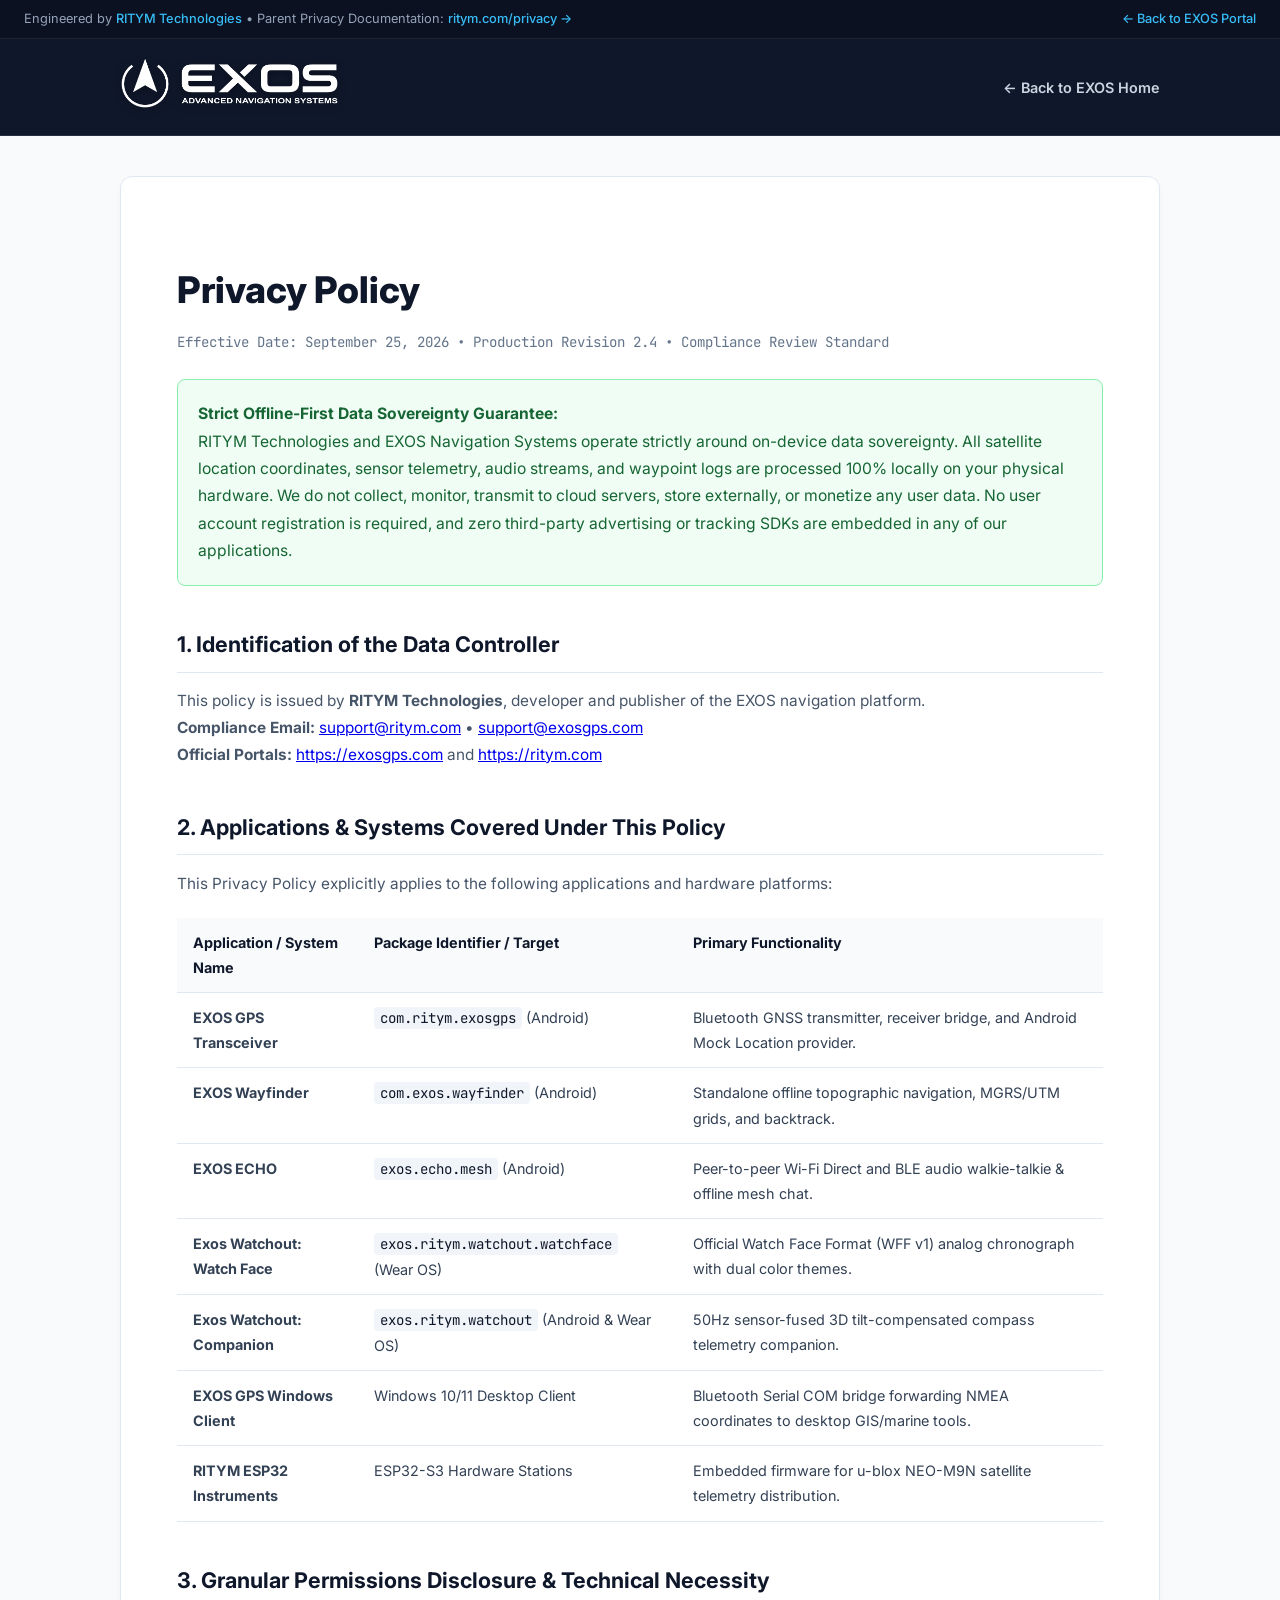
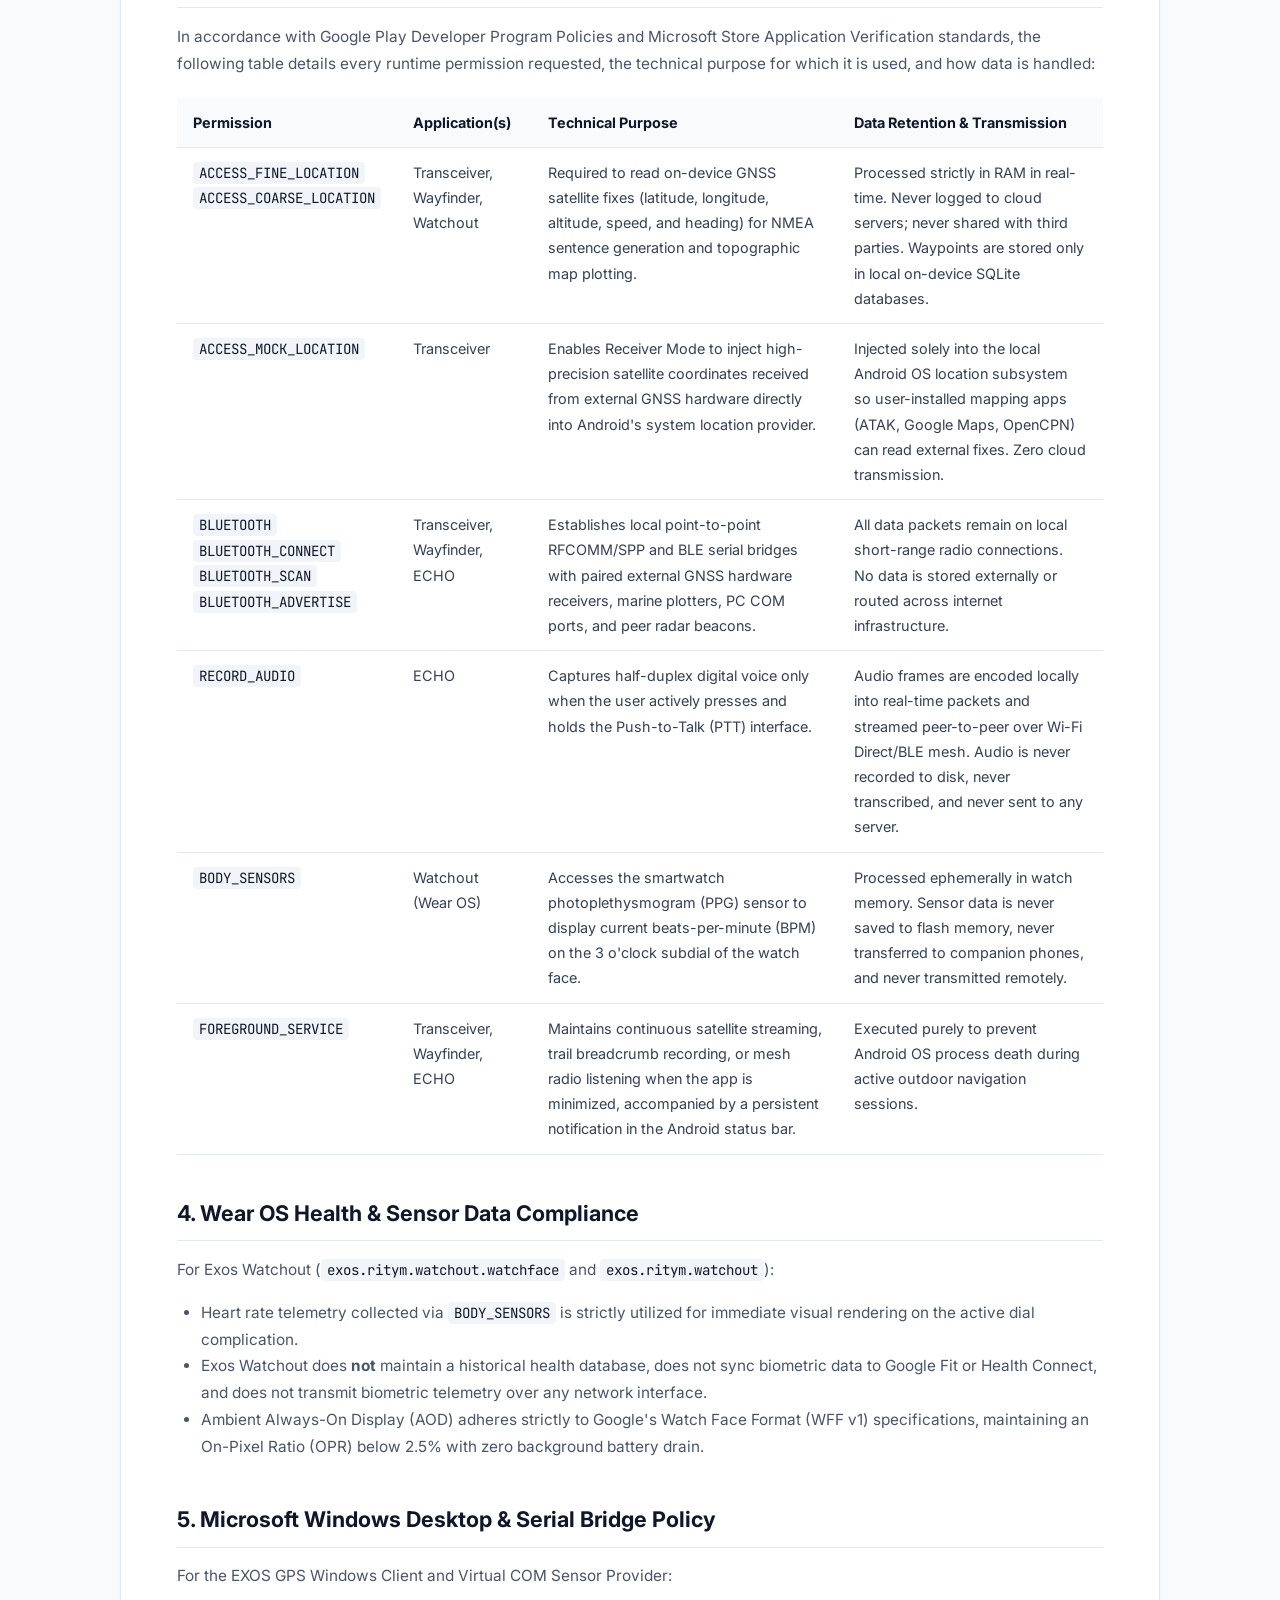
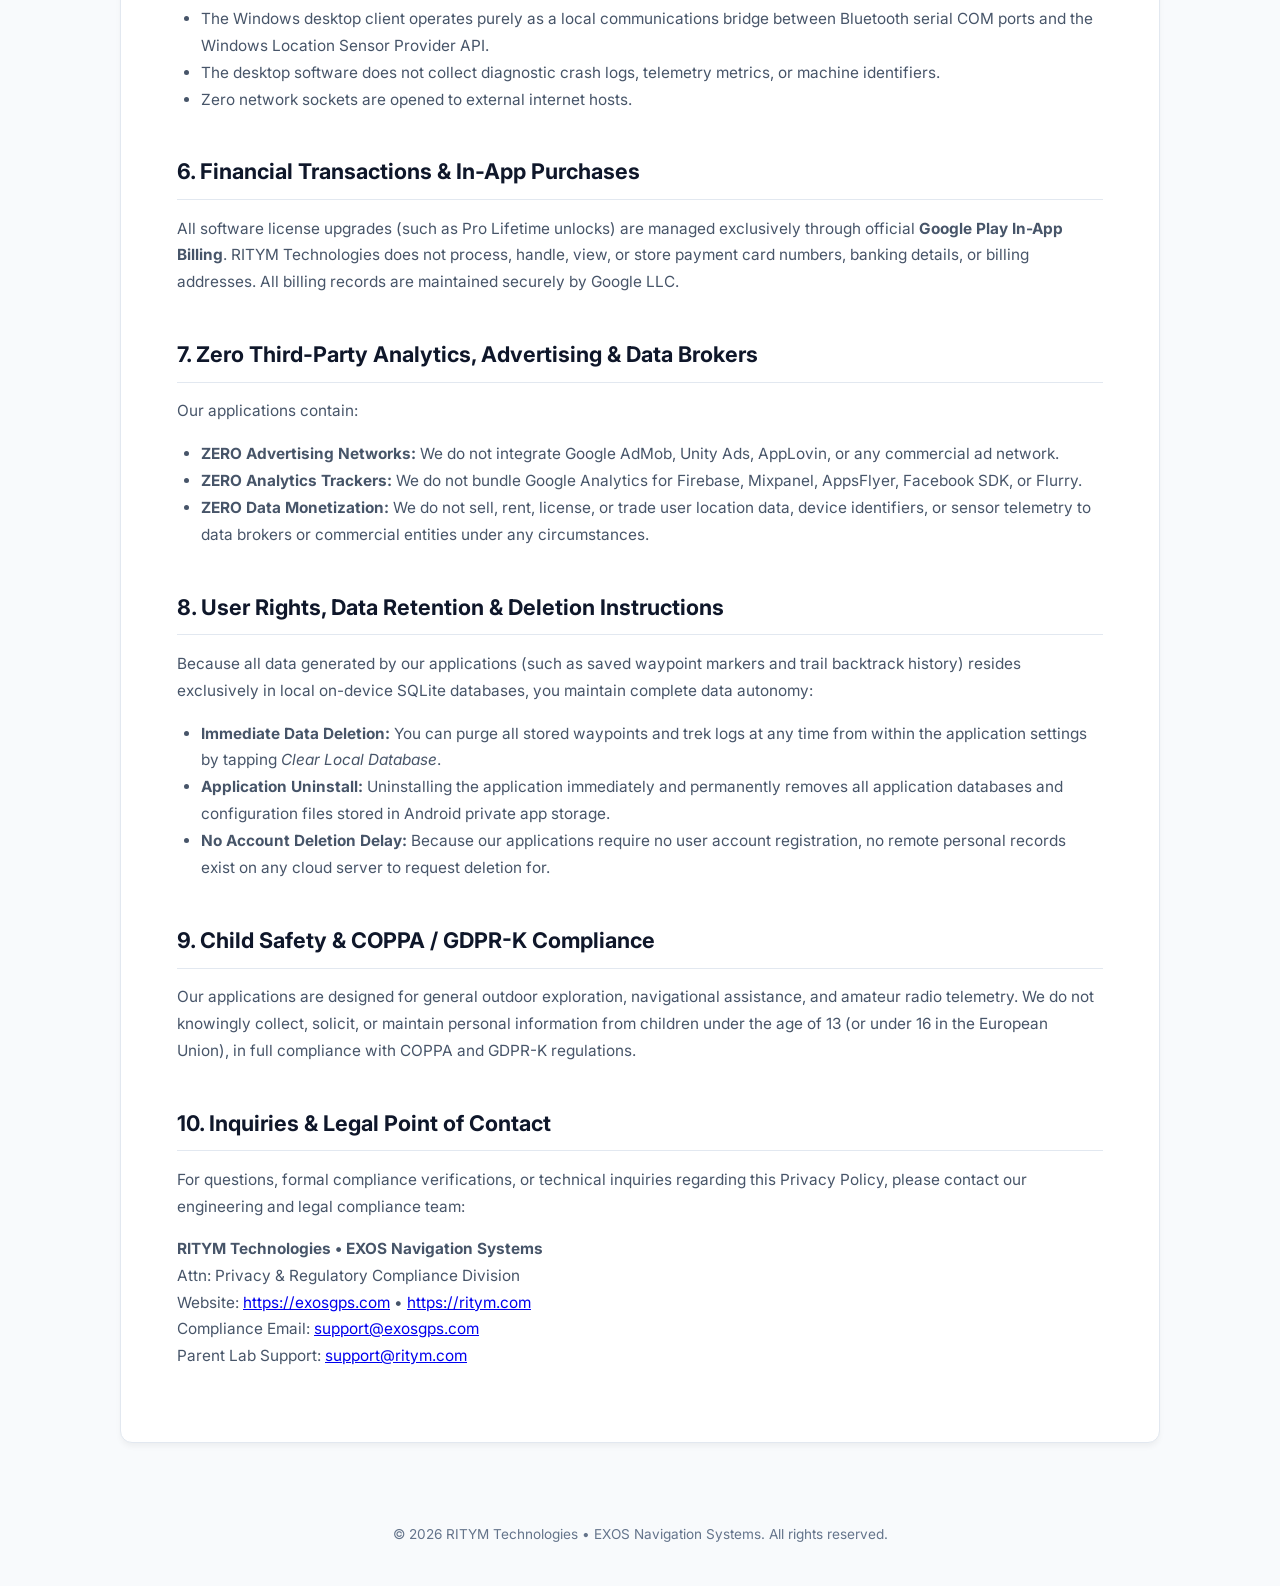
<file: privacy/index.html>
<!DOCTYPE html>
<html lang="en">
<head>
  <meta charset="UTF-8">
  <meta name="viewport" content="width=device-width, initial-scale=1.0, maximum-scale=5.0, viewport-fit=cover">
  <title>Privacy Policy | EXOS Navigation Systems & RITYM Technologies</title>
  <meta name="description" content="Official Privacy Policy for EXOS Navigation Systems and RITYM Technologies. Formatted for compliance with Google Play Developer Policies, Wear OS Data Policy, and Microsoft standards.">
  <link rel="icon" type="image/png" href="/assets/exos_logo_dark.png">
  <link rel="preconnect" href="https://fonts.googleapis.com">
  <link rel="preconnect" href="https://fonts.gstatic.com" crossorigin>
  <link href="https://fonts.googleapis.com/css2?family=Inter:wght@400;500;600;700;800&family=JetBrains+Mono:wght@400;500;600&display=swap" rel="stylesheet">
  <style>
    *, *::before, *::after { box-sizing: border-box; }
    body { font-family: 'Inter', sans-serif; line-height: 1.75; color: #334155; margin: 0; padding: 0; background-color: #f8fafc; -webkit-font-smoothing: antialiased; }
    .top-bar { background-color: #0b1120; color: #94a3b8; font-size: 0.8rem; padding: 8px 24px; border-bottom: 1px solid rgba(255,255,255,0.08); display: flex; justify-content: space-between; align-items: center; }
    .top-bar a { color: #38bdf8; text-decoration: none; font-weight: 500; }
    .header { background: #0f172a; color: #fff; padding: 18px 24px; border-bottom: 1px solid rgba(255,255,255,0.1); }
    .header-container { max-width: 1040px; margin: 0 auto; display: flex; align-items: center; justify-content: space-between; }
    .header img { height: 52px; width: auto; filter: drop-shadow(0 2px 4px rgba(0,0,0,0.35)); }
    .content-wrap { max-width: 1040px; margin: 40px auto; background: #fff; padding: 56px; border-radius: 12px; border: 1px solid #e2e8f0; box-shadow: 0 4px 6px -1px rgba(0,0,0,0.05); }
    h1 { color: #0f172a; font-size: 2.3rem; margin-bottom: 8px; font-weight: 800; }
    .meta-badge { color: #64748b; font-size: 0.88rem; margin-bottom: 24px; display: block; font-family: 'JetBrains Mono', monospace; }
    h2 { color: #0f172a; font-size: 1.35rem; margin-top: 40px; margin-bottom: 14px; border-bottom: 1px solid #e2e8f0; padding-bottom: 8px; }
    p, li { font-size: 0.96rem; color: #475569; }
    ul { padding-left: 24px; margin-bottom: 20px; }
    .guarantee-box { background: #f0fdf4; border: 1px solid #86efac; border-radius: 8px; padding: 20px; margin: 24px 0; color: #166534; font-size: 0.98rem; }
    .table-wrap { overflow-x: auto; margin: 20px 0; -webkit-overflow-scrolling: touch; }
    table { width: 100%; border-collapse: collapse; text-align: left; font-size: 0.9rem; min-width: 620px; }
    th, td { padding: 12px 16px; border-bottom: 1px solid #e2e8f0; vertical-align: top; }
    th { background: #f8fafc; font-weight: 700; color: #0f172a; }
    code { font-family: 'JetBrains Mono', monospace; background: #f1f5f9; padding: 2px 6px; border-radius: 4px; font-size: 0.88rem; color: #0f172a; }
    .footer { text-align: center; padding: 40px 20px; font-size: 0.85rem; color: #64748b; }
    @media (max-width: 768px) {
      .top-bar { flex-direction: column; gap: 4px; text-align: center; }
      .content-wrap { padding: 24px 16px; margin: 20px 12px; }
      h1 { font-size: 1.8rem; }
      .header img { height: 38px; }
    }
  </style>
</head>
<body>
  <div class="top-bar">
    <div>
      <span>Engineered by </span><a href="https://ritym.com" target="_blank">RITYM Technologies</a><span> &bull; Parent Privacy Documentation: </span><a href="https://ritym.com/privacy.html" target="_blank">ritym.com/privacy &rarr;</a>
    </div>
    <div>
      <a href="/">&larr; Back to EXOS Portal</a>
    </div>
  </div>
  <header class="header">
    <div class="header-container">
      <a href="/"><img src="../assets/exos_logo_dark.png" alt="EXOS Logo"></a>
      <a href="/" style="color:#cbd5e1; text-decoration:none; font-size:0.9rem; font-weight:600;">&larr; Back to EXOS Home</a>
    </div>
  </header>

  <div class="content-wrap">
    <h1>Privacy Policy</h1>
    <span class="meta-badge">Effective Date: September 25, 2026 &bull; Production Revision 2.4 &bull; Compliance Review Standard</span>

    <div class="guarantee-box">
      <strong>Strict Offline-First Data Sovereignty Guarantee:</strong><br>
      RITYM Technologies and EXOS Navigation Systems operate strictly around on-device data sovereignty. All satellite location coordinates, sensor telemetry, audio streams, and waypoint logs are processed 100% locally on your physical hardware. We do not collect, monitor, transmit to cloud servers, store externally, or monetize any user data. No user account registration is required, and zero third-party advertising or tracking SDKs are embedded in any of our applications.
    </div>

    <h2>1. Identification of the Data Controller</h2>
    <p>
      This policy is issued by <strong>RITYM Technologies</strong>, developer and publisher of the EXOS navigation platform.<br>
      <strong>Compliance Email:</strong> <a href="mailto:support@ritym.com">support@ritym.com</a> &bull; <a href="mailto:support@exosgps.com">support@exosgps.com</a><br>
      <strong>Official Portals:</strong> <a href="https://exosgps.com">https://exosgps.com</a> and <a href="https://ritym.com">https://ritym.com</a>
    </p>

    <h2>2. Applications & Systems Covered Under This Policy</h2>
    <p>This Privacy Policy explicitly applies to the following applications and hardware platforms:</p>
    <div class="table-wrap">
      <table>
        <thead>
          <tr>
            <th>Application / System Name</th>
            <th>Package Identifier / Target</th>
            <th>Primary Functionality</th>
          </tr>
        </thead>
        <tbody>
          <tr>
            <td><strong>EXOS GPS Transceiver</strong></td>
            <td><code>com.ritym.exosgps</code> (Android)</td>
            <td>Bluetooth GNSS transmitter, receiver bridge, and Android Mock Location provider.</td>
          </tr>
          <tr>
            <td><strong>EXOS Wayfinder</strong></td>
            <td><code>com.exos.wayfinder</code> (Android)</td>
            <td>Standalone offline topographic navigation, MGRS/UTM grids, and backtrack.</td>
          </tr>
          <tr>
            <td><strong>EXOS ECHO</strong></td>
            <td><code>exos.echo.mesh</code> (Android)</td>
            <td>Peer-to-peer Wi-Fi Direct and BLE audio walkie-talkie & offline mesh chat.</td>
          </tr>
          <tr>
            <td><strong>Exos Watchout: Watch Face</strong></td>
            <td><code>exos.ritym.watchout.watchface</code> (Wear OS)</td>
            <td>Official Watch Face Format (WFF v1) analog chronograph with dual color themes.</td>
          </tr>
          <tr>
            <td><strong>Exos Watchout: Companion</strong></td>
            <td><code>exos.ritym.watchout</code> (Android & Wear OS)</td>
            <td>50Hz sensor-fused 3D tilt-compensated compass telemetry companion.</td>
          </tr>
          <tr>
            <td><strong>EXOS GPS Windows Client</strong></td>
            <td>Windows 10/11 Desktop Client</td>
            <td>Bluetooth Serial COM bridge forwarding NMEA coordinates to desktop GIS/marine tools.</td>
          </tr>
          <tr>
            <td><strong>RITYM ESP32 Instruments</strong></td>
            <td>ESP32-S3 Hardware Stations</td>
            <td>Embedded firmware for u-blox NEO-M9N satellite telemetry distribution.</td>
          </tr>
        </tbody>
      </table>
    </div>

    <h2>3. Granular Permissions Disclosure & Technical Necessity</h2>
    <p>In accordance with Google Play Developer Program Policies and Microsoft Store Application Verification standards, the following table details every runtime permission requested, the technical purpose for which it is used, and how data is handled:</p>

    <div class="table-wrap">
      <table>
        <thead>
          <tr>
            <th>Permission</th>
            <th>Application(s)</th>
            <th>Technical Purpose</th>
            <th>Data Retention & Transmission</th>
          </tr>
        </thead>
        <tbody>
          <tr>
            <td><code>ACCESS_FINE_LOCATION</code><br><code>ACCESS_COARSE_LOCATION</code></td>
            <td>Transceiver,<br>Wayfinder,<br>Watchout</td>
            <td>Required to read on-device GNSS satellite fixes (latitude, longitude, altitude, speed, and heading) for NMEA sentence generation and topographic map plotting.</td>
            <td>Processed strictly in RAM in real-time. Never logged to cloud servers; never shared with third parties. Waypoints are stored only in local on-device SQLite databases.</td>
          </tr>
          <tr>
            <td><code>ACCESS_MOCK_LOCATION</code></td>
            <td>Transceiver</td>
            <td>Enables Receiver Mode to inject high-precision satellite coordinates received from external GNSS hardware directly into Android's system location provider.</td>
            <td>Injected solely into the local Android OS location subsystem so user-installed mapping apps (ATAK, Google Maps, OpenCPN) can read external fixes. Zero cloud transmission.</td>
          </tr>
          <tr>
            <td><code>BLUETOOTH</code><br><code>BLUETOOTH_CONNECT</code><br><code>BLUETOOTH_SCAN</code><br><code>BLUETOOTH_ADVERTISE</code></td>
            <td>Transceiver,<br>Wayfinder,<br>ECHO</td>
            <td>Establishes local point-to-point RFCOMM/SPP and BLE serial bridges with paired external GNSS hardware receivers, marine plotters, PC COM ports, and peer radar beacons.</td>
            <td>All data packets remain on local short-range radio connections. No data is stored externally or routed across internet infrastructure.</td>
          </tr>
          <tr>
            <td><code>RECORD_AUDIO</code></td>
            <td>ECHO</td>
            <td>Captures half-duplex digital voice only when the user actively presses and holds the Push-to-Talk (PTT) interface.</td>
            <td>Audio frames are encoded locally into real-time packets and streamed peer-to-peer over Wi-Fi Direct/BLE mesh. Audio is never recorded to disk, never transcribed, and never sent to any server.</td>
          </tr>
          <tr>
            <td><code>BODY_SENSORS</code></td>
            <td>Watchout (Wear OS)</td>
            <td>Accesses the smartwatch photoplethysmogram (PPG) sensor to display current beats-per-minute (BPM) on the 3 o'clock subdial of the watch face.</td>
            <td>Processed ephemerally in watch memory. Sensor data is never saved to flash memory, never transferred to companion phones, and never transmitted remotely.</td>
          </tr>
          <tr>
            <td><code>FOREGROUND_SERVICE</code></td>
            <td>Transceiver,<br>Wayfinder,<br>ECHO</td>
            <td>Maintains continuous satellite streaming, trail breadcrumb recording, or mesh radio listening when the app is minimized, accompanied by a persistent notification in the Android status bar.</td>
            <td>Executed purely to prevent Android OS process death during active outdoor navigation sessions.</td>
          </tr>
        </tbody>
      </table>
    </div>

    <h2>4. Wear OS Health & Sensor Data Compliance</h2>
    <p>For Exos Watchout (<code>exos.ritym.watchout.watchface</code> and <code>exos.ritym.watchout</code>):</p>
    <ul>
      <li>Heart rate telemetry collected via <code>BODY_SENSORS</code> is strictly utilized for immediate visual rendering on the active dial complication.</li>
      <li>Exos Watchout does <strong>not</strong> maintain a historical health database, does not sync biometric data to Google Fit or Health Connect, and does not transmit biometric telemetry over any network interface.</li>
      <li>Ambient Always-On Display (AOD) adheres strictly to Google's Watch Face Format (WFF v1) specifications, maintaining an On-Pixel Ratio (OPR) below 2.5% with zero background battery drain.</li>
    </ul>

    <h2>5. Microsoft Windows Desktop & Serial Bridge Policy</h2>
    <p>For the EXOS GPS Windows Client and Virtual COM Sensor Provider:</p>
    <ul>
      <li>The Windows desktop client operates purely as a local communications bridge between Bluetooth serial COM ports and the Windows Location Sensor Provider API.</li>
      <li>The desktop software does not collect diagnostic crash logs, telemetry metrics, or machine identifiers.</li>
      <li>Zero network sockets are opened to external internet hosts.</li>
    </ul>

    <h2>6. Financial Transactions & In-App Purchases</h2>
    <p>All software license upgrades (such as Pro Lifetime unlocks) are managed exclusively through official <strong>Google Play In-App Billing</strong>. RITYM Technologies does not process, handle, view, or store payment card numbers, banking details, or billing addresses. All billing records are maintained securely by Google LLC.</p>

    <h2>7. Zero Third-Party Analytics, Advertising & Data Brokers</h2>
    <p>Our applications contain:</p>
    <ul>
      <li><strong>ZERO Advertising Networks:</strong> We do not integrate Google AdMob, Unity Ads, AppLovin, or any commercial ad network.</li>
      <li><strong>ZERO Analytics Trackers:</strong> We do not bundle Google Analytics for Firebase, Mixpanel, AppsFlyer, Facebook SDK, or Flurry.</li>
      <li><strong>ZERO Data Monetization:</strong> We do not sell, rent, license, or trade user location data, device identifiers, or sensor telemetry to data brokers or commercial entities under any circumstances.</li>
    </ul>

    <h2>8. User Rights, Data Retention & Deletion Instructions</h2>
    <p>Because all data generated by our applications (such as saved waypoint markers and trail backtrack history) resides exclusively in local on-device SQLite databases, you maintain complete data autonomy:</p>
    <ul>
      <li><strong>Immediate Data Deletion:</strong> You can purge all stored waypoints and trek logs at any time from within the application settings by tapping <em>Clear Local Database</em>.</li>
      <li><strong>Application Uninstall:</strong> Uninstalling the application immediately and permanently removes all application databases and configuration files stored in Android private app storage.</li>
      <li><strong>No Account Deletion Delay:</strong> Because our applications require no user account registration, no remote personal records exist on any cloud server to request deletion for.</li>
    </ul>

    <h2>9. Child Safety & COPPA / GDPR-K Compliance</h2>
    <p>Our applications are designed for general outdoor exploration, navigational assistance, and amateur radio telemetry. We do not knowingly collect, solicit, or maintain personal information from children under the age of 13 (or under 16 in the European Union), in full compliance with COPPA and GDPR-K regulations.</p>

    <h2>10. Inquiries & Legal Point of Contact</h2>
    <p>For questions, formal compliance verifications, or technical inquiries regarding this Privacy Policy, please contact our engineering and legal compliance team:</p>
    <p>
      <strong>RITYM Technologies &bull; EXOS Navigation Systems</strong><br>
      Attn: Privacy & Regulatory Compliance Division<br>
      Website: <a href="https://exosgps.com">https://exosgps.com</a> &bull; <a href="https://ritym.com">https://ritym.com</a><br>
      Compliance Email: <a href="mailto:support@exosgps.com">support@exosgps.com</a><br>
      Parent Lab Support: <a href="mailto:support@ritym.com">support@ritym.com</a>
    </p>
  </div>

  <footer class="footer">
    &copy; 2026 RITYM Technologies &bull; EXOS Navigation Systems. All rights reserved.
  </footer>
</body>
</html>
</file>
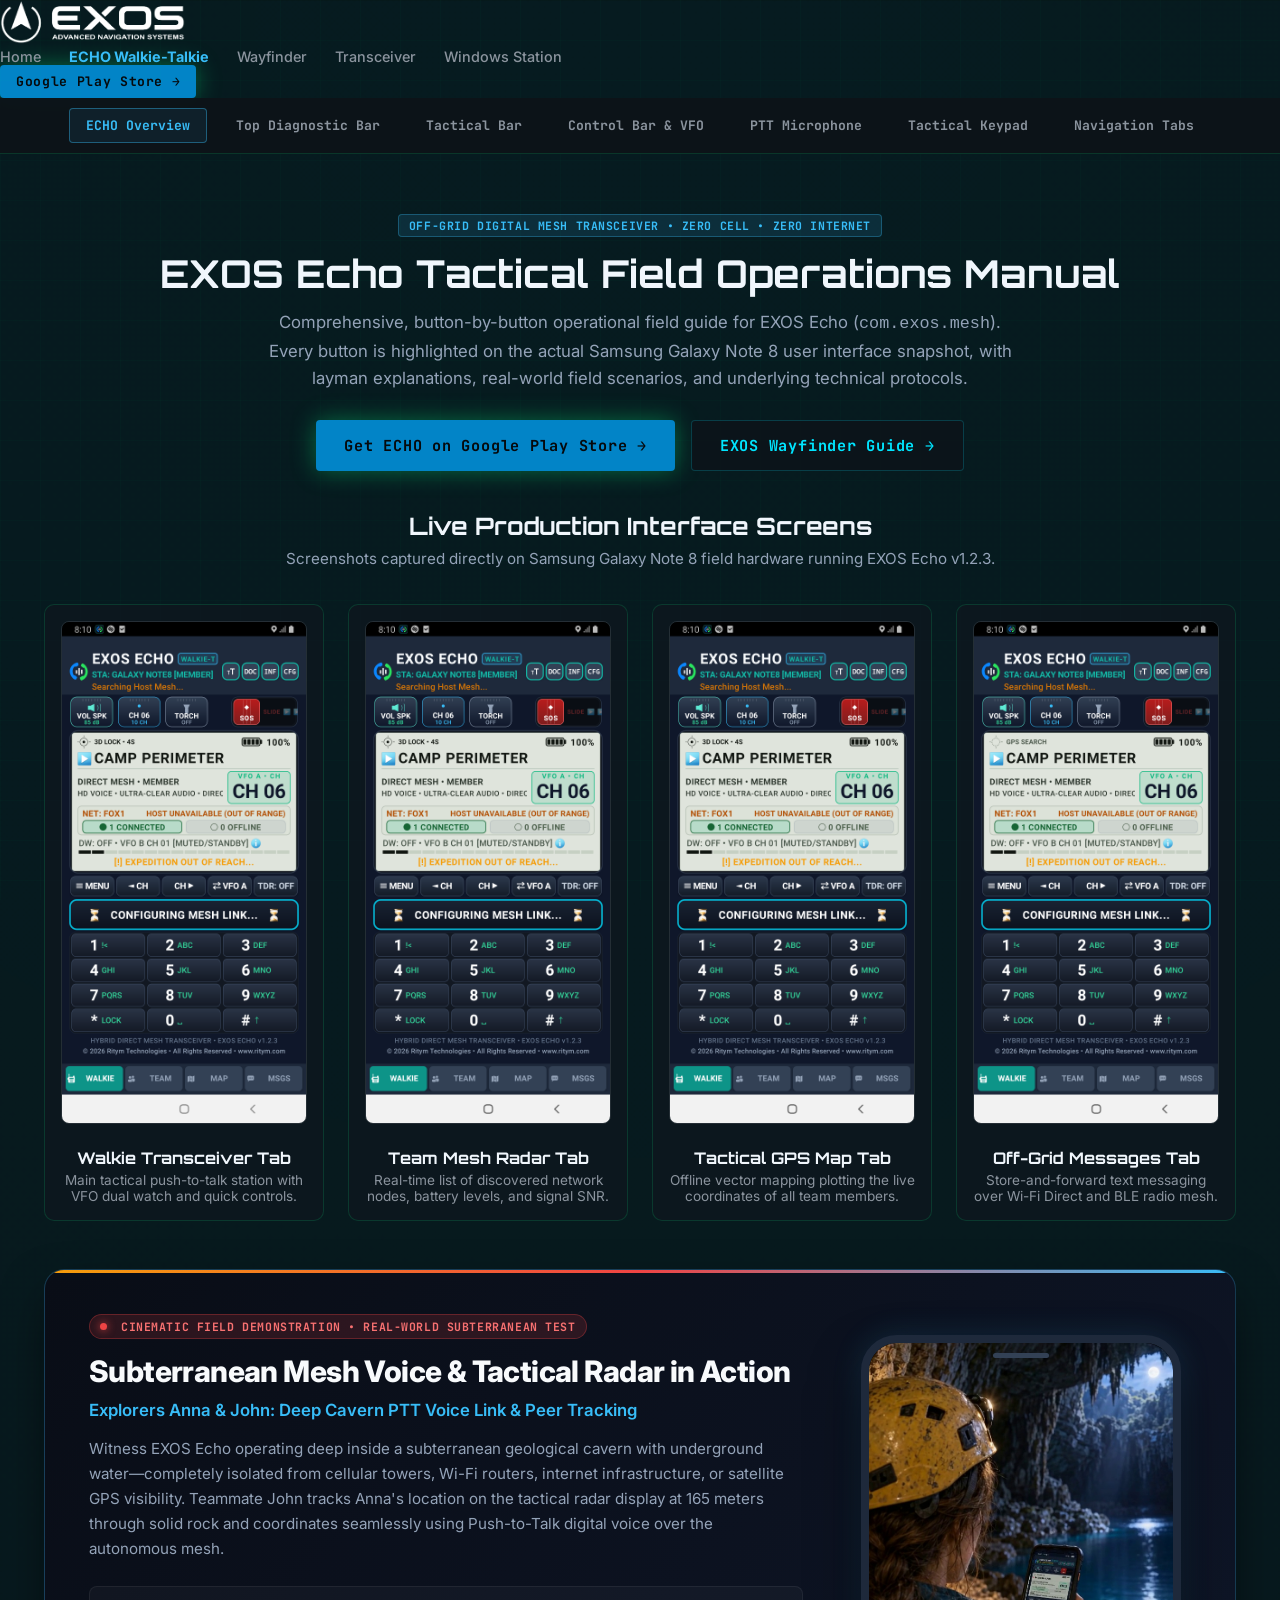
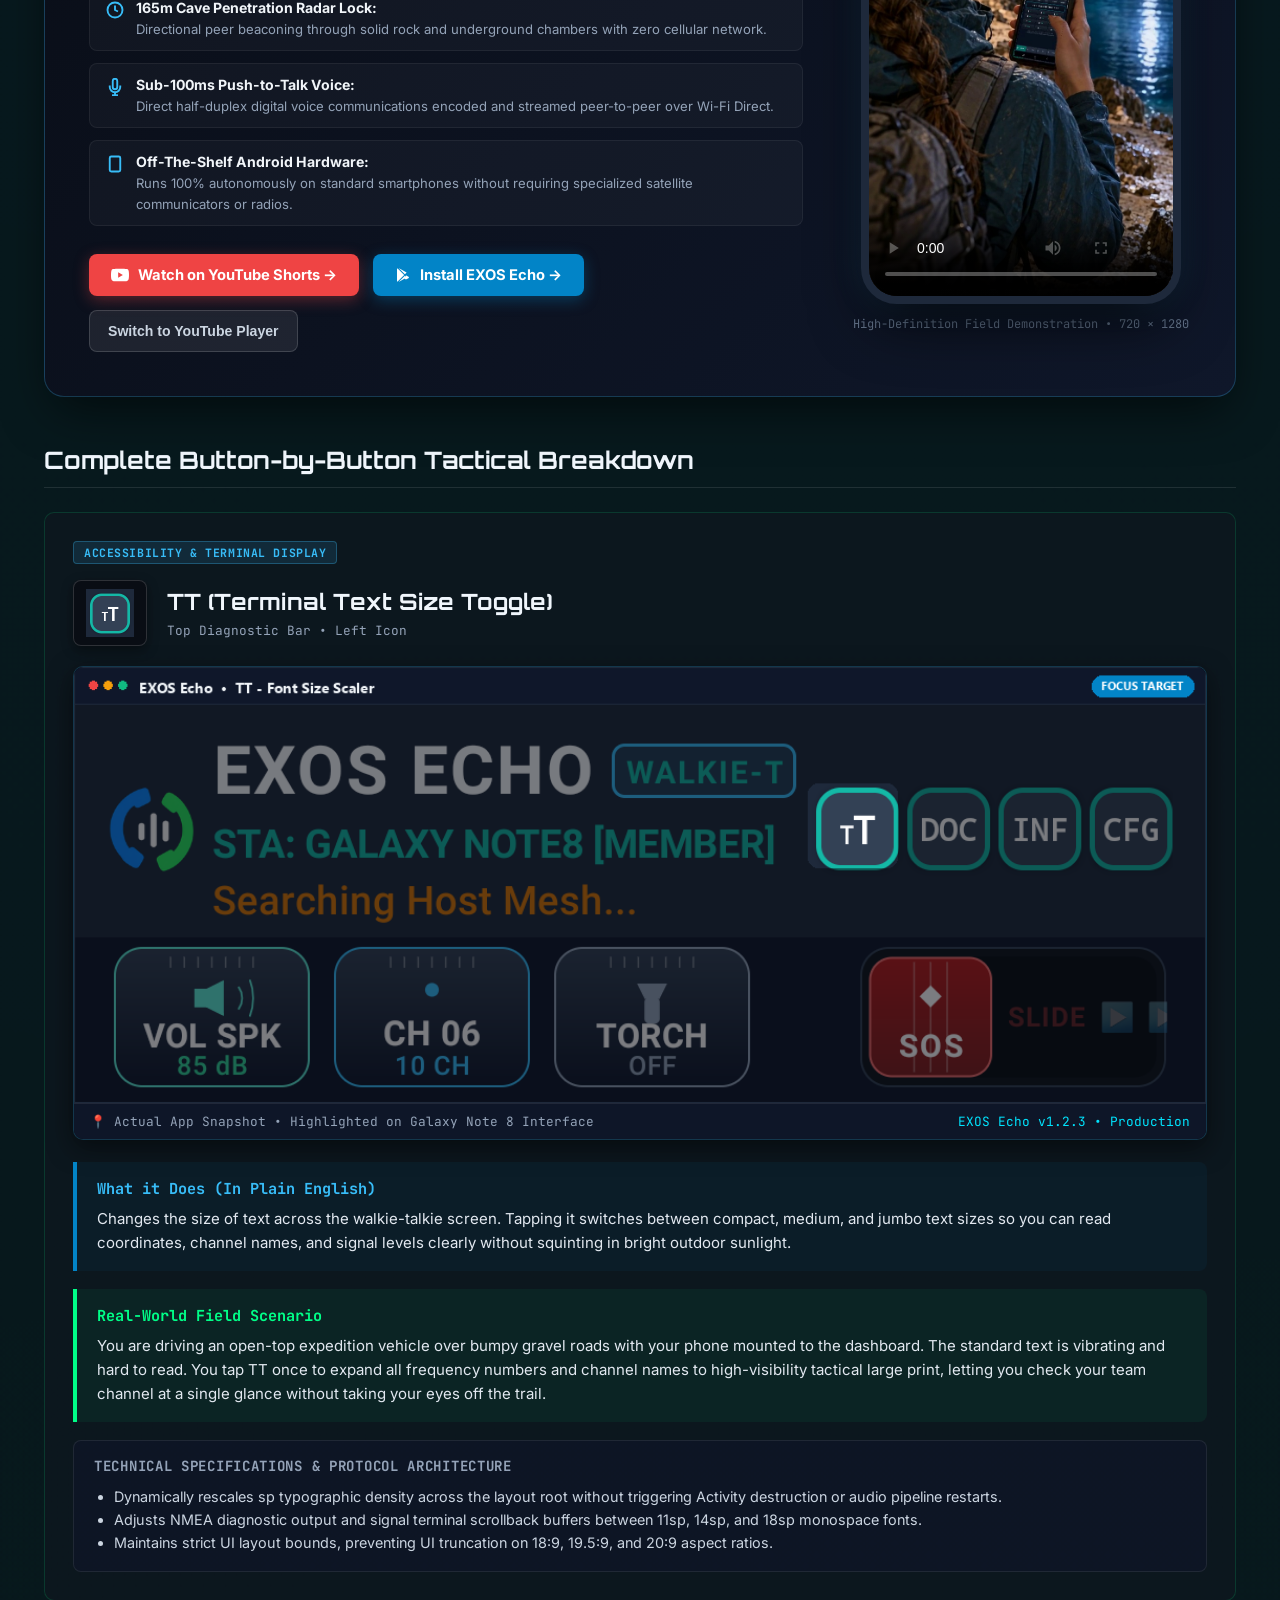
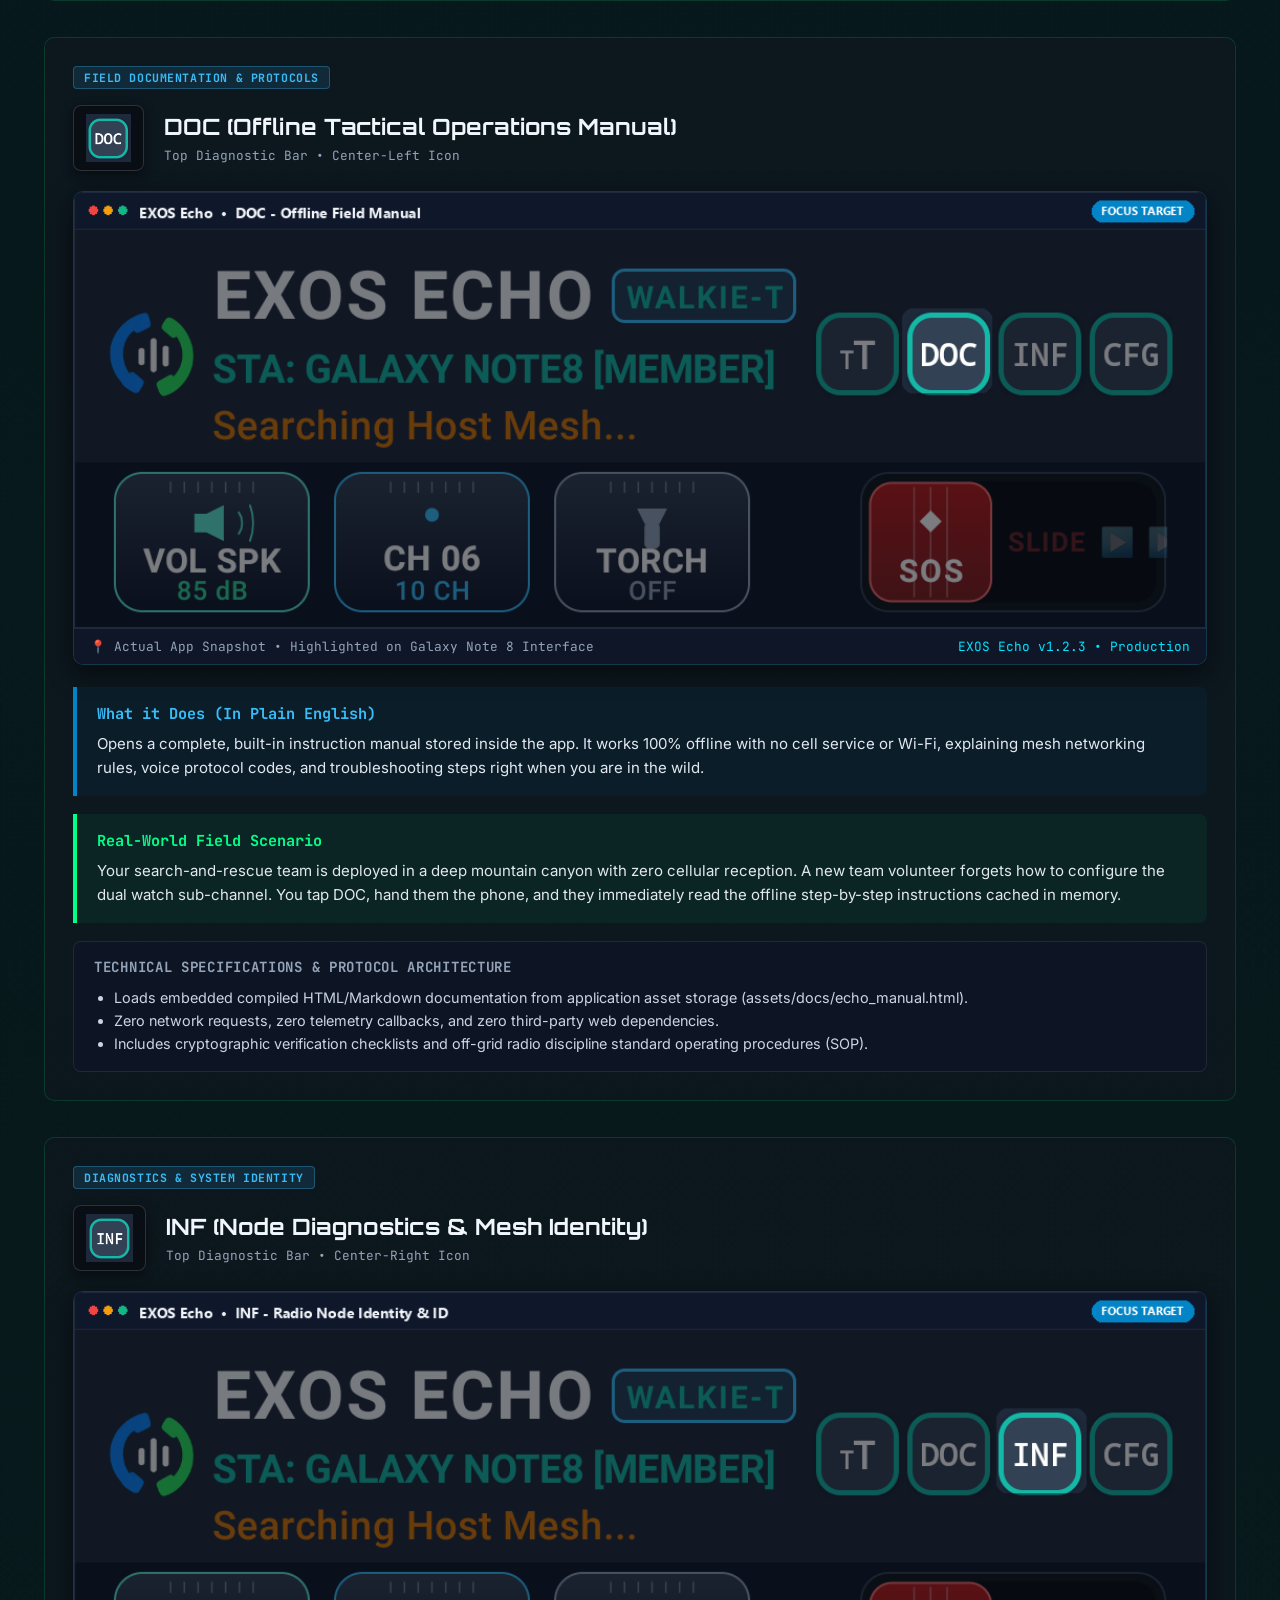
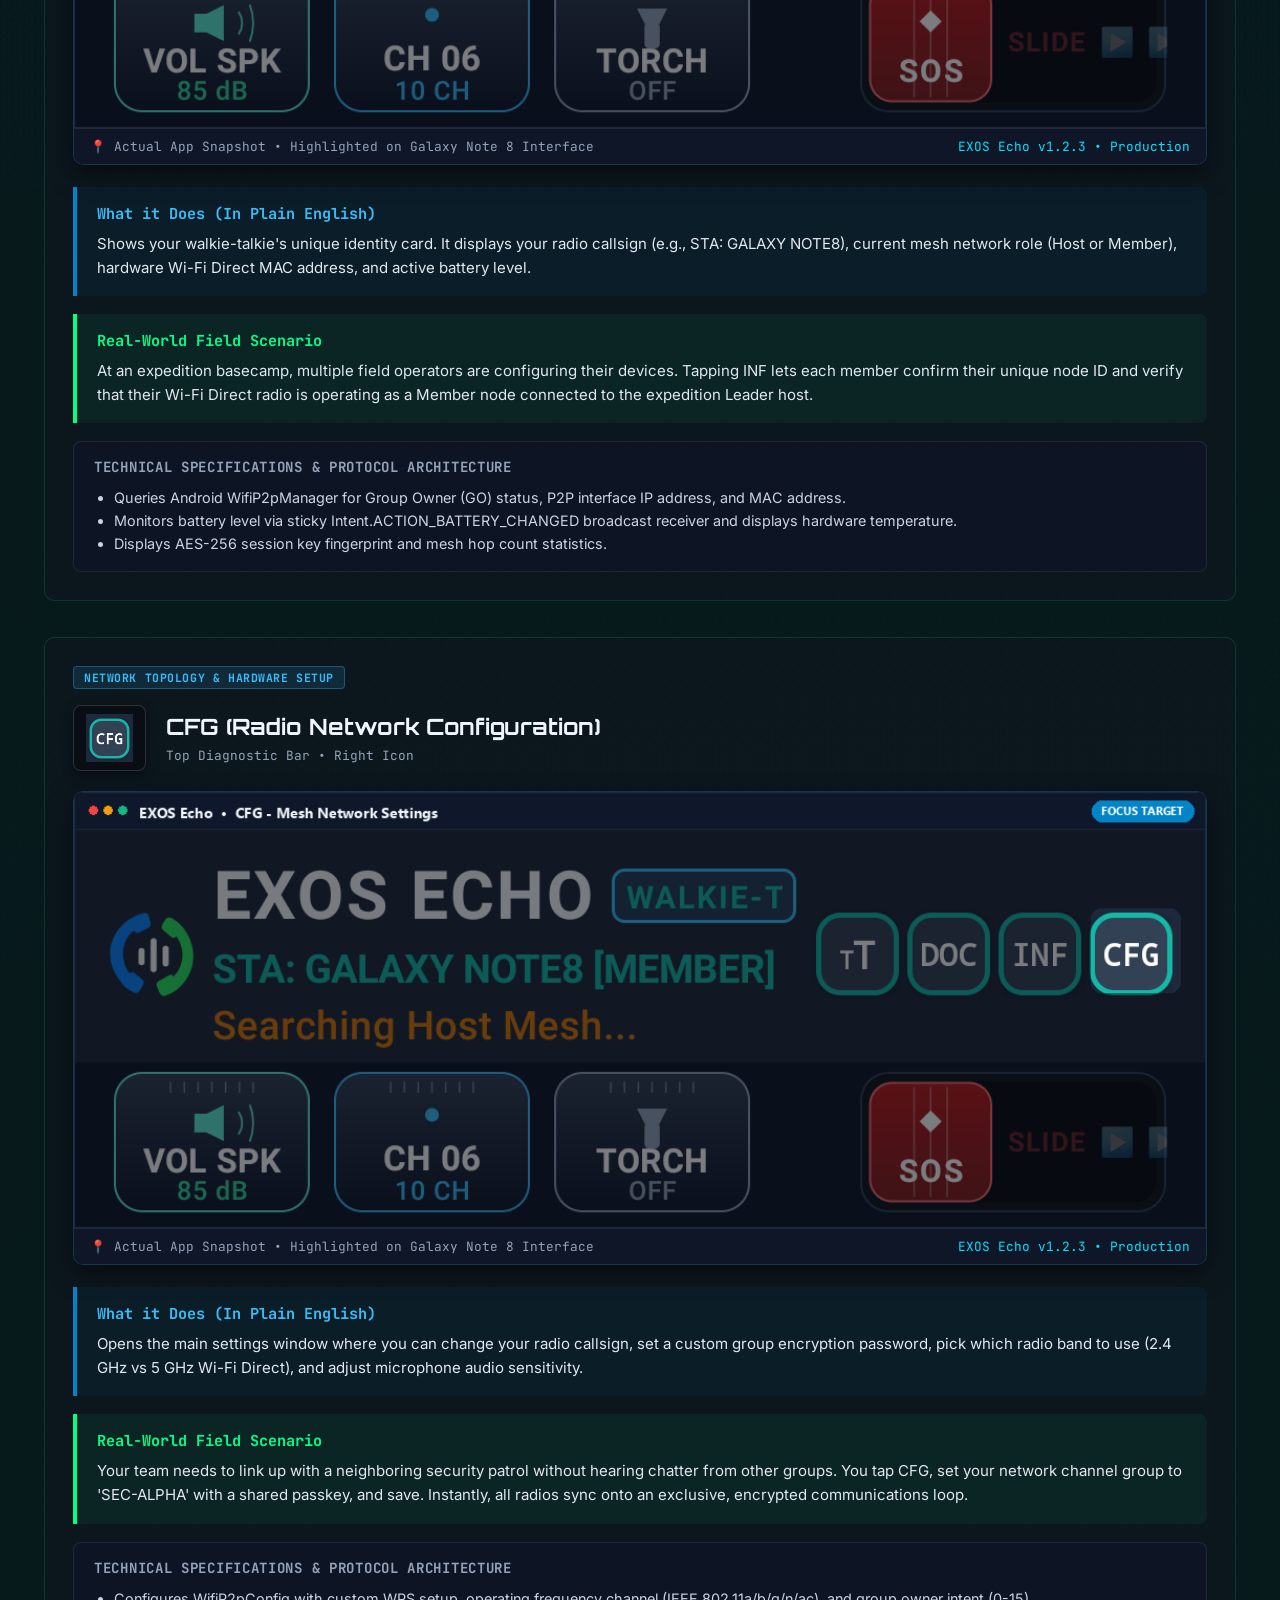
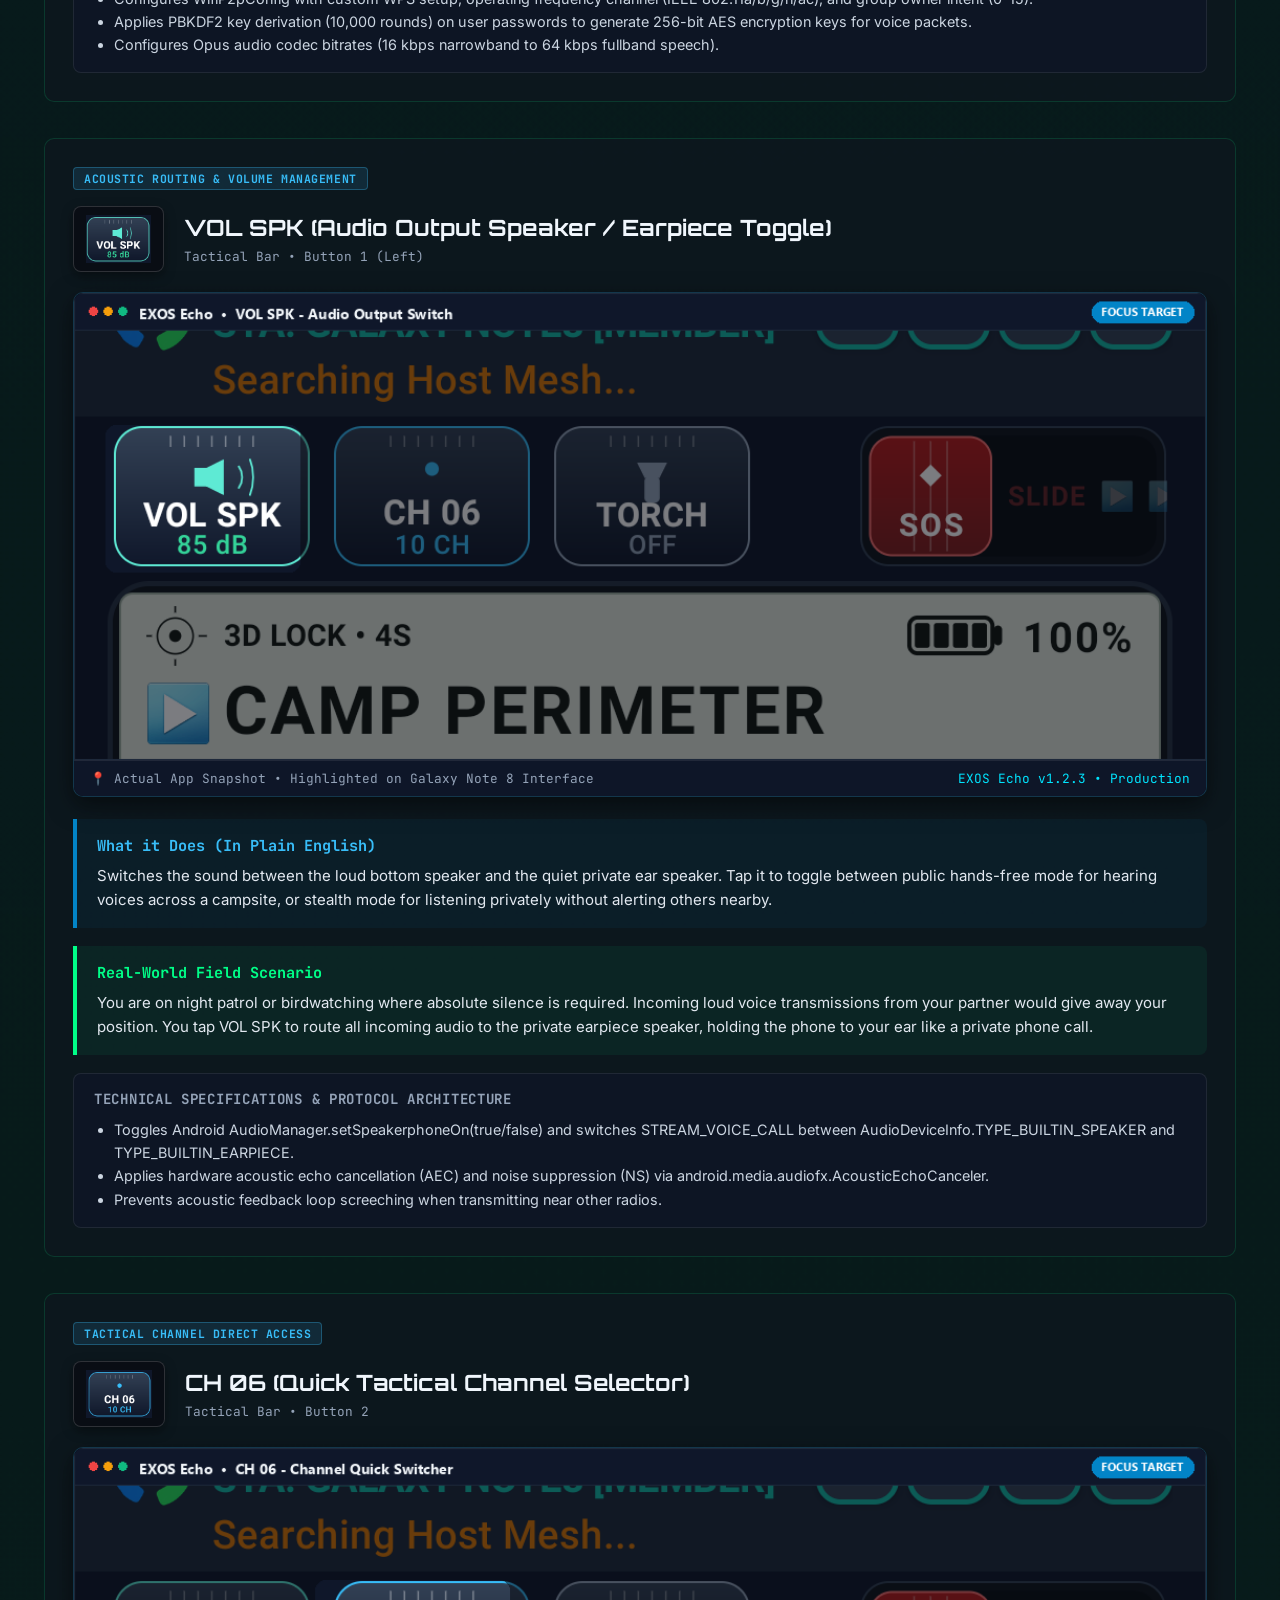
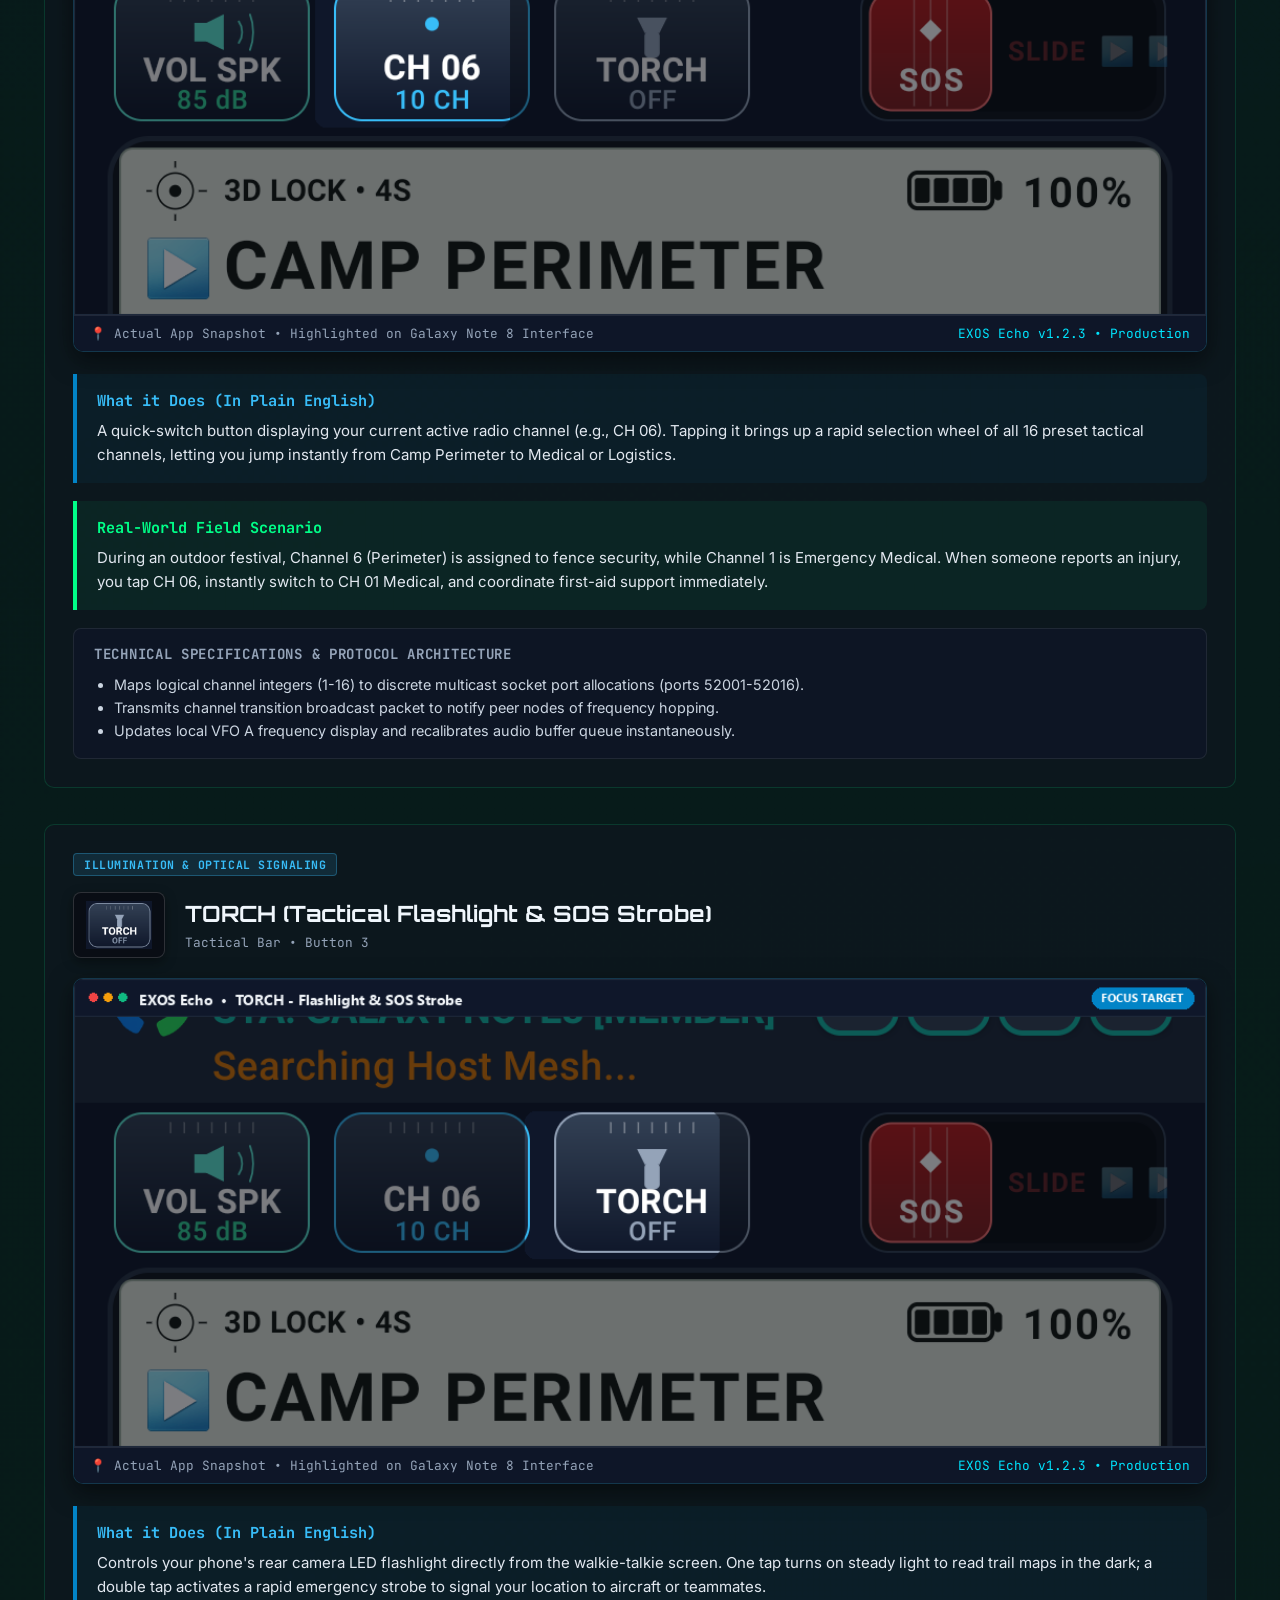
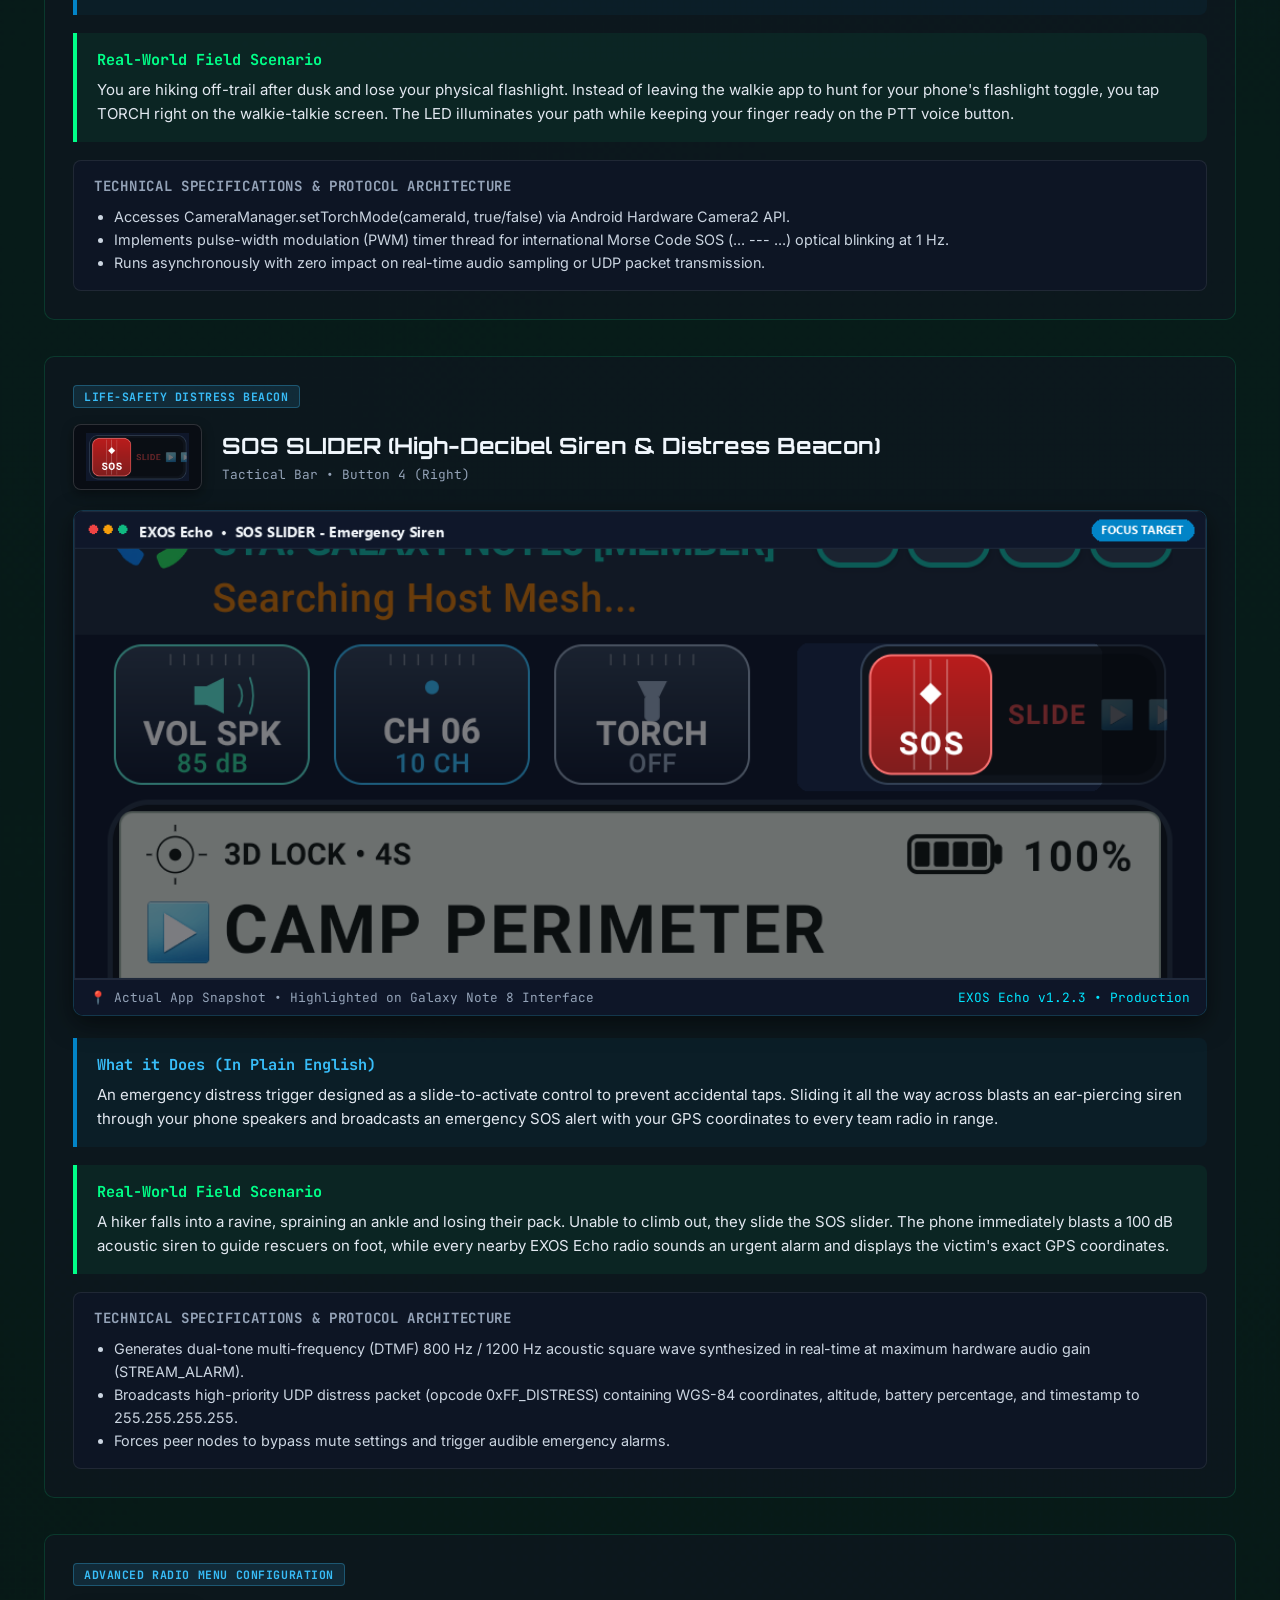
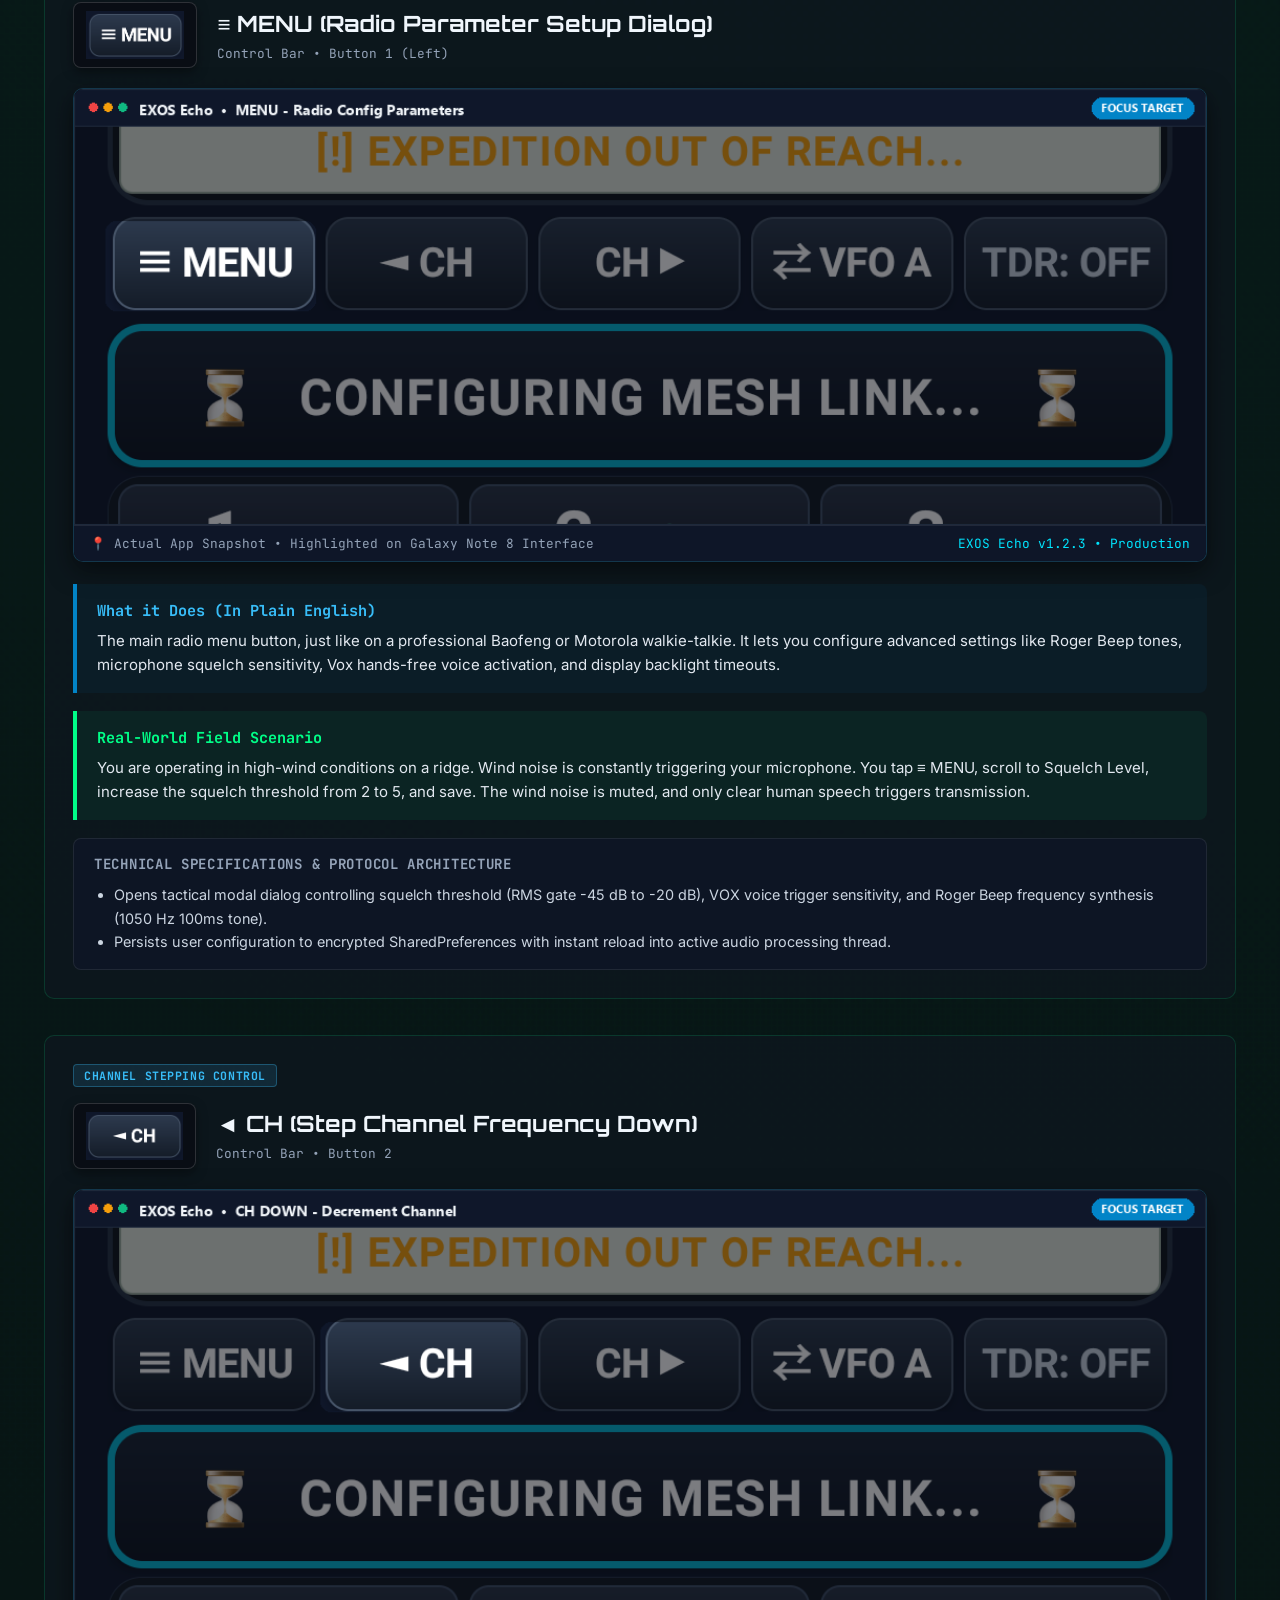
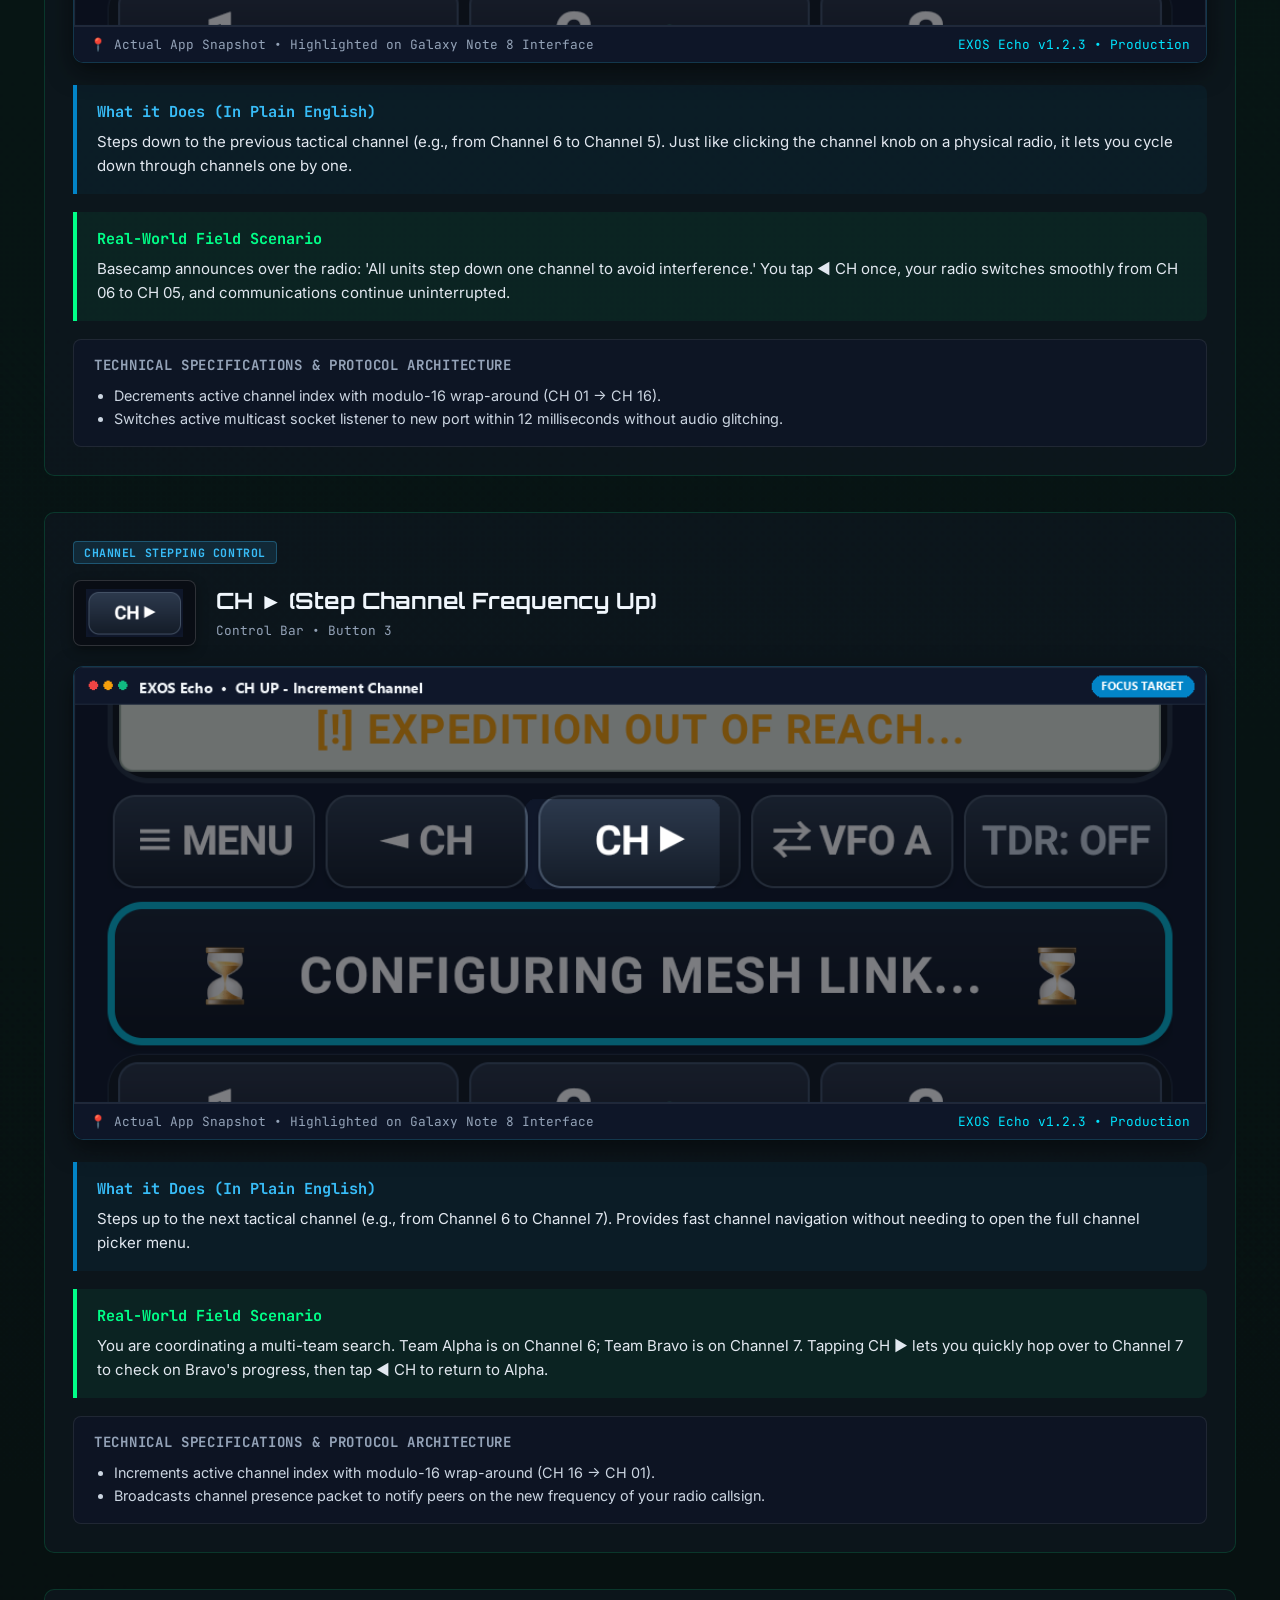
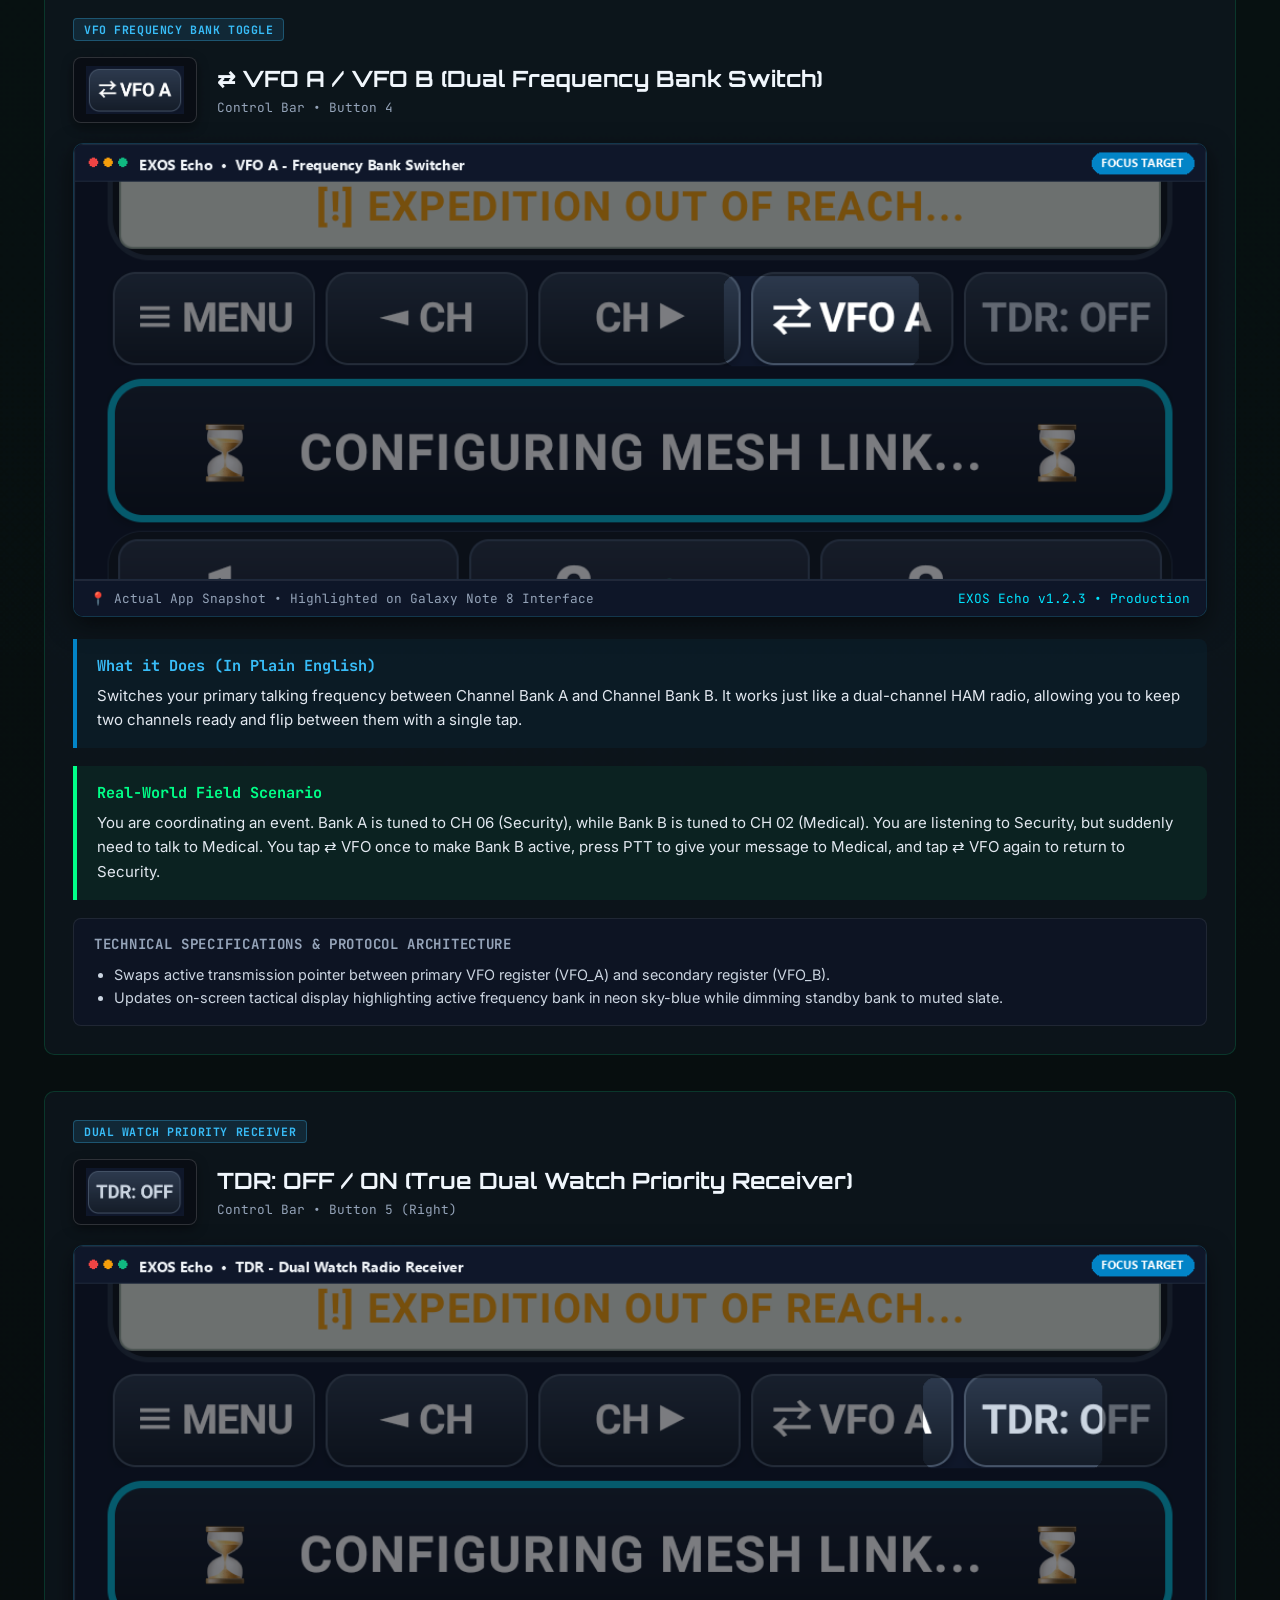
<file: echo-guide.html>
<!DOCTYPE html>
<html lang="en">
<head>
  <!-- Google tag (gtag.js) - Privacy-safe anonymous analytics -->
  <script async src="https://www.googletagmanager.com/gtag/js?id=G-HNKE55GVQD"></script>
  <script>
    window.dataLayer = window.dataLayer || [];
    function gtag(){dataLayer.push(arguments);}
    gtag('js', new Date());

    gtag('config', 'G-HNKE55GVQD', {
      'anonymize_ip': true
    });

    // Auto-track Windows Station and application download clicks
    document.addEventListener('DOMContentLoaded', function() {
      document.querySelectorAll('a[href*=".exe"], a[href*="downloads/"]').forEach(function(btn) {
        btn.addEventListener('click', function() {
          if (typeof gtag === 'function') {
            gtag('event', 'file_download', {
              'file_name': 'EXOS-GPS-Station-Setup-v0.17.exe',
              'file_extension': 'exe',
              'link_text': (btn.innerText || '').trim(),
              'link_url': btn.getAttribute('href')
            });
            gtag('event', 'download_windows_station', {
              'event_category': 'Software Download',
              'event_label': 'EXOS GPS Station Windows Setup',
              'value': 1
            });
          }
        });
      });
    });
  </script>

  <meta charset="UTF-8">
  <meta name="viewport" content="width=device-width, initial-scale=1.0">
  <title>EXOS Echo | Complete User Guide &amp; Tactical Mesh Field Manual</title>
  <meta name="description" content="Official user manual and technical guide for EXOS Echo. Learn how to operate the off-grid digital walkie-talkie, configure P2P mesh voice, set encryption keys, and use dual watch.">
  <link rel="icon" type="image/png" href="assets/icon.png">
  
  <!-- Modern Tactical Fonts -->
  <link rel="preconnect" href="https://fonts.googleapis.com">
  <link rel="preconnect" href="https://fonts.gstatic.com" crossorigin>
  <link href="https://fonts.googleapis.com/css2?family=Inter:wght@400;500;600;700&family=JetBrains+Mono:wght@400;600;700&family=Orbitron:wght@600;800;900&family=Rajdhani:wght@600;700&display=swap" rel="stylesheet">
  <link rel="stylesheet" href="css/style.css">

  <style>
    .guide-hero {
      padding: 60px 0 40px;
      text-align: center;
      position: relative;
    }
    .guide-nav-bar {
      position: sticky;
      top: 67px;
      z-index: 90;
      background: rgba(13, 19, 25, 0.95);
      backdrop-filter: blur(14px);
      border-bottom: 1px solid var(--border-subtle);
      padding: 10px 0;
      display: flex;
      justify-content: center;
      gap: 12px;
      flex-wrap: wrap;
    }
    .guide-tab-link {
      padding: 8px 16px;
      border-radius: var(--radius-sm);
      font-family: var(--font-mono);
      font-size: 0.82rem;
      font-weight: 700;
      color: var(--text-muted);
      text-decoration: none;
      transition: all 0.2s ease;
      border: 1px solid transparent;
    }
    .guide-tab-link:hover, .guide-tab-link.active {
      color: #38bdf8;
      border-color: rgba(56, 189, 248, 0.4);
      background: rgba(56, 189, 248, 0.08);
    }
    .feature-card {
      background: var(--bg-card);
      border: 1px solid var(--border-subtle);
      border-radius: var(--radius-md);
      padding: 28px;
      margin-bottom: 36px;
      transition: border-color 0.2s ease;
    }
    .feature-card:hover {
      border-color: #38bdf8;
    }
    .feature-badge {
      display: inline-block;
      font-family: var(--font-mono);
      font-size: 0.72rem;
      font-weight: 700;
      color: #38bdf8;
      background: rgba(56, 189, 248, 0.12);
      border: 1px solid rgba(56, 189, 248, 0.3);
      padding: 3px 10px;
      border-radius: 4px;
      margin-bottom: 16px;
      letter-spacing: 0.05em;
    }
    .feature-header {
      display: flex;
      align-items: center;
      gap: 20px;
      margin-bottom: 20px;
      flex-wrap: wrap;
    }
    .feature-thumb-wrap {
      background: #090d14;
      border: 1px solid rgba(255, 255, 255, 0.15);
      border-radius: 8px;
      padding: 8px 12px;
      display: flex;
      align-items: center;
      justify-content: center;
      box-shadow: 0 4px 12px rgba(0,0,0,0.4);
    }
    .feature-thumb-wrap img {
      max-height: 48px;
      max-width: 220px;
      object-fit: contain;
    }
    .feature-title-wrap h3 {
      font-family: var(--font-display);
      font-size: 1.4rem;
      color: #f0f6fc;
      margin: 0 0 4px 0;
    }
    .feature-label {
      font-family: var(--font-mono);
      font-size: 0.8rem;
      color: #94a3b8;
    }
    
    /* Snapshot Display Card */
    .feature-snapshot-wrap {
      background: #070a12;
      border: 1px solid rgba(56, 189, 248, 0.25);
      border-radius: 10px;
      overflow: hidden;
      margin-bottom: 22px;
      box-shadow: 0 8px 24px rgba(0, 0, 0, 0.5);
    }
    .feature-snapshot-wrap img {
      width: 100%;
      max-height: 480px;
      object-fit: contain;
      display: block;
      background: #070a12;
    }
    .feature-snapshot-caption {
      background: rgba(15, 23, 42, 0.95);
      padding: 9px 16px;
      font-family: var(--font-mono);
      font-size: 0.8rem;
      color: #94a3b8;
      border-top: 1px solid rgba(255, 255, 255, 0.08);
      display: flex;
      align-items: center;
      justify-content: space-between;
      flex-wrap: wrap;
      gap: 8px;
    }
    
    .feature-layman {
      background: rgba(2, 132, 199, 0.06);
      border-left: 4px solid #0284c7;
      padding: 16px 20px;
      border-radius: 0 8px 8px 0;
      margin-bottom: 18px;
    }
    .feature-layman h4 {
      color: #38bdf8;
      font-size: 0.95rem;
      margin: 0 0 8px 0;
      font-family: var(--font-mono);
    }
    .feature-layman p {
      color: #e2e8f0;
      font-size: 0.94rem;
      line-height: 1.6;
      margin: 0;
    }
    .feature-scenario {
      background: rgba(0, 255, 136, 0.06);
      border-left: 4px solid #00ff88;
      padding: 16px 20px;
      border-radius: 0 8px 8px 0;
      margin-bottom: 18px;
    }
    .feature-scenario h4 {
      color: #00ff88;
      font-size: 0.95rem;
      margin: 0 0 8px 0;
      font-family: var(--font-mono);
    }
    .feature-scenario p {
      color: #e2e8f0;
      font-size: 0.94rem;
      line-height: 1.6;
      margin: 0;
    }
    .feature-tech {
      background: rgba(15, 23, 42, 0.6);
      border: 1px solid rgba(255, 255, 255, 0.08);
      padding: 16px 20px;
      border-radius: 8px;
    }
    .feature-tech h4 {
      color: #94a3b8;
      font-size: 0.88rem;
      margin: 0 0 10px 0;
      font-family: var(--font-mono);
      text-transform: uppercase;
      letter-spacing: 0.05em;
    }
    .feature-tech ul {
      margin: 0;
      padding-left: 20px;
      color: #cbd5e1;
      font-size: 0.9rem;
      line-height: 1.6;
    }
    .feature-tech li strong {
      color: #f1f5f9;
    }
    .screens-showcase-grid {
      display: grid;
      grid-template-columns: repeat(auto-fit, minmax(280px, 1fr));
      gap: 24px;
      margin: 36px 0;
    }
    .screen-card {
      background: var(--bg-card);
      border: 1px solid var(--border-subtle);
      border-radius: var(--radius-md);
      overflow: hidden;
      text-align: center;
      padding: 16px;
    }
    .screen-card img {
      width: 100%;
      border-radius: 8px;
      border: 1px solid rgba(255,255,255,0.1);
      margin-bottom: 12px;
    }
    .screen-card h4 {
      color: #f0f6fc;
      margin: 8px 0 4px;
      font-family: var(--font-display);
    }
    .screen-card p {
      color: var(--text-muted);
      font-size: 0.85rem;
      margin: 0;
    }
  
    /* EXOS Echo Field Video Showcase */
    .echo-video-showcase-panel {
      margin: 48px 0;
      background: linear-gradient(135deg, #090d16 0%, #0f172a 100%);
      border: 1px solid rgba(56, 189, 248, 0.25);
      border-radius: 20px;
      padding: 44px;
      box-shadow: 0 20px 50px -10px rgba(0, 0, 0, 0.6);
      display: grid;
      grid-template-columns: 1fr 340px;
      gap: 48px;
      align-items: center;
      position: relative;
      overflow: hidden;
    }
    .echo-video-showcase-panel::before {
      content: '';
      position: absolute;
      top: 0; left: 0; right: 0;
      height: 3px;
      background: linear-gradient(90deg, #f59e0b, #ef4444, #38bdf8);
    }
    @media (max-width: 960px) {
      .echo-video-showcase-panel {
        grid-template-columns: 1fr;
        padding: 28px 20px;
        gap: 36px;
      }
    }
    .video-mockup-frame {
      max-width: 320px;
      width: 100%;
      margin: 0 auto;
      border: 8px solid #1e293b;
      border-radius: 36px;
      background: #000000;
      box-shadow: 0 25px 60px -12px rgba(0, 0, 0, 0.8), 0 0 30px rgba(56, 189, 248, 0.15);
      position: relative;
      overflow: hidden;
      aspect-ratio: 9 / 16;
    }
    .video-mockup-frame::before {
      content: '';
      position: absolute;
      top: 10px;
      left: 50%;
      transform: translateX(-50%);
      width: 56px;
      height: 5px;
      background: #334155;
      border-radius: 4px;
      z-index: 10;
    }
    .video-mockup-frame video {
      width: 100%;
      height: 100%;
      object-fit: cover;
      display: block;
      border-radius: 26px;
      background: #000;
    }
    .video-mockup-frame iframe {
      width: 100%;
      height: 100%;
      border: none;
      border-radius: 26px;
      display: block;
    }
    .video-badge-tag {
      display: inline-flex;
      align-items: center;
      gap: 8px;
      font-family: var(--font-mono);
      font-size: 0.72rem;
      font-weight: 700;
      padding: 4px 10px;
      border-radius: 20px;
      background: rgba(239, 68, 68, 0.15);
      color: #f87171;
      border: 1px solid rgba(239, 68, 68, 0.3);
      text-transform: uppercase;
      letter-spacing: 0.05em;
      margin-bottom: 14px;
    }
    .video-badge-tag .pulse-dot {
      width: 7px;
      height: 7px;
      background: #ef4444;
      border-radius: 50%;
      display: inline-block;
      box-shadow: 0 0 8px #ef4444;
    }
    .video-title {
      font-size: 1.85rem;
      font-weight: 800;
      color: #f8fafc;
      letter-spacing: -0.02em;
      line-height: 1.25;
      margin-bottom: 10px;
    }
    .video-subtitle {
      font-size: 1.05rem;
      font-weight: 600;
      color: #38bdf8;
      margin-bottom: 16px;
    }
    .video-desc {
      font-size: 0.95rem;
      color: #94a3b8;
      line-height: 1.65;
      margin-bottom: 24px;
    }
    .video-highlights-grid {
      display: grid;
      grid-template-columns: 1fr;
      gap: 12px;
      margin-bottom: 28px;
    }
    .video-highlight-item {
      display: flex;
      align-items: flex-start;
      gap: 12px;
      background: rgba(255, 255, 255, 0.03);
      border: 1px solid rgba(255, 255, 255, 0.06);
      padding: 12px 16px;
      border-radius: 8px;
    }
    .video-highlight-item svg {
      width: 18px;
      height: 18px;
      stroke: #38bdf8;
      flex-shrink: 0;
      margin-top: 2px;
    }
    .video-highlight-item strong {
      color: #f1f5f9;
      display: block;
      font-size: 0.88rem;
      margin-bottom: 2px;
    }
    .video-highlight-item span {
      color: #94a3b8;
      font-size: 0.82rem;
      line-height: 1.4;
    }
    .video-cta-group {
      display: flex;
      align-items: center;
      gap: 14px;
      flex-wrap: wrap;
    }
    .btn-yt-shorts {
      display: inline-flex;
      align-items: center;
      gap: 9px;
      background: #ef4444;
      color: #ffffff;
      padding: 12px 22px;
      border-radius: 8px;
      font-weight: 700;
      font-size: 0.92rem;
      text-decoration: none;
      box-shadow: 0 4px 15px rgba(239, 68, 68, 0.35);
      transition: all 0.15s ease;
    }
    .btn-yt-shorts:hover {
      background: #dc2626;
      transform: translateY(-1px);
    }
    .btn-play-store {
      display: inline-flex;
      align-items: center;
      gap: 9px;
      background: #0284c7;
      color: #ffffff;
      padding: 12px 22px;
      border-radius: 8px;
      font-weight: 700;
      font-size: 0.92rem;
      text-decoration: none;
      box-shadow: 0 4px 15px rgba(2, 132, 199, 0.35);
      transition: all 0.15s ease;
    }
    .btn-play-store:hover {
      background: #0369a1;
      transform: translateY(-1px);
    }
    .btn-toggle-yt {
      background: rgba(255, 255, 255, 0.08);
      border: 1px solid rgba(255, 255, 255, 0.15);
      color: #cbd5e1;
      padding: 12px 18px;
      border-radius: 8px;
      font-size: 0.88rem;
      font-weight: 600;
      cursor: pointer;
      transition: all 0.15s ease;
    }
    .btn-toggle-yt:hover {
      background: rgba(255, 255, 255, 0.15);
      color: #ffffff;
    }

  </style>
</head>
<body class="theme-station">

  <!-- Header Navigation -->
  <header class="header">
    <div class="header-container">
      <a href="index.html" class="brand-logo-wrap">
        <img src="assets/exos_logo_dark.png" alt="EXOS Navigation Systems" style="height:44px;">
      </a>
      <nav class="nav-links">
        <a href="index.html" class="nav-link">Home</a>
        <a href="echo-guide.html" class="nav-link" style="color:#38bdf8; font-weight:700;">ECHO Walkie-Talkie</a>
        <a href="wayfinder-guide.html" class="nav-link">Wayfinder</a>
        <a href="transceiver-guide.html" class="nav-link">Transceiver</a>
        <a href="station-guide.html" class="nav-link">Windows Station</a>
      </nav>
      <div>
        <a href="https://play.google.com/store/apps/details?id=com.exos.mesh" target="_blank" rel="noopener" class="btn-primary" style="background-color:#0284c7; font-size:0.82rem; padding:8px 16px;">
          Google Play Store &rarr;
        </a>
      </div>
    </div>
  </header>

  <!-- Sub-Navigation Bar -->
  <div class="guide-nav-bar">
    <a href="#overview" class="guide-tab-link active">ECHO Overview</a>
    <a href="#top-bar" class="guide-tab-link">Top Diagnostic Bar</a>
    <a href="#tactical-bar" class="guide-tab-link">Tactical Bar</a>
    <a href="#control-bar" class="guide-tab-link">Control Bar &amp; VFO</a>
    <a href="#ptt-mic" class="guide-tab-link">PTT Microphone</a>
    <a href="#keypad" class="guide-tab-link">Tactical Keypad</a>
    <a href="#bottom-tabs" class="guide-tab-link">Navigation Tabs</a>
  </div>

  <main class="container">
    <!-- Hero Section -->
    <section class="guide-hero" id="overview">
      <div style="display:inline-block; margin-bottom:12px;" class="feature-badge">OFF-GRID DIGITAL MESH TRANSCEIVER &bull; ZERO CELL &bull; ZERO INTERNET</div>
      <h1 style="font-family:var(--font-display); font-size:2.4rem; color:#f0f6fc; margin-bottom:12px;">
        EXOS Echo Tactical Field Operations Manual
      </h1>
      <p style="color:#94a3b8; max-width:760px; margin:0 auto 28px; font-size:1.05rem; line-height:1.6;">
        Comprehensive, button-by-button operational field guide for EXOS Echo (<code>com.exos.mesh</code>). Every button is highlighted on the actual Samsung Galaxy Note 8 user interface snapshot, with layman explanations, real-world field scenarios, and underlying technical protocols.
      </p>
      <div style="display:flex; justify-content:center; gap:16px; flex-wrap:wrap;">
        <a href="https://play.google.com/store/apps/details?id=com.exos.mesh" target="_blank" rel="noopener" class="btn-primary" style="background-color:#0284c7;">
          Get ECHO on Google Play Store &rarr;
        </a>
        <a href="wayfinder-guide.html" class="btn-secondary">
          EXOS Wayfinder Guide &rarr;
        </a>
      </div>
    </section>

    <!-- App Screen Showcase -->
    <section style="margin-bottom:48px;">
      <h2 style="font-family:var(--font-display); color:#f0f6fc; text-align:center; margin-bottom:8px;">Live Production Interface Screens</h2>
      <p style="color:#94a3b8; text-align:center; margin-bottom:28px; font-size:0.95rem;">Screenshots captured directly on Samsung Galaxy Note 8 field hardware running EXOS Echo v1.2.3.</p>
      
      <div class="screens-showcase-grid">
        <div class="screen-card">
          <img src="assets/guides/echo_tab_walkie.png" alt="EXOS Echo Walkie Screen">
          <h4>Walkie Transceiver Tab</h4>
          <p>Main tactical push-to-talk station with VFO dual watch and quick controls.</p>
        </div>
        <div class="screen-card">
          <img src="assets/guides/echo_tab_team.png" alt="EXOS Echo Team Screen">
          <h4>Team Mesh Radar Tab</h4>
          <p>Real-time list of discovered network nodes, battery levels, and signal SNR.</p>
        </div>
        <div class="screen-card">
          <img src="assets/guides/echo_tab_map.png" alt="EXOS Echo Map Screen">
          <h4>Tactical GPS Map Tab</h4>
          <p>Offline vector mapping plotting the live coordinates of all team members.</p>
        </div>
        <div class="screen-card">
          <img src="assets/guides/echo_tab_msgs.png" alt="EXOS Echo Messages Screen">
          <h4>Off-Grid Messages Tab</h4>
          <p>Store-and-forward text messaging over Wi-Fi Direct and BLE radio mesh.</p>
        </div>
      </div>
    </section>


    <!-- Field Demonstration Showcase: Subterranean Cavern Expedition (Anna & John) -->
    <section class="echo-video-showcase-panel" id="field-demo-video">
      <div class="video-info-column">
        <div class="video-badge-tag">
          <span class="pulse-dot"></span>
          Cinematic Field Demonstration &bull; Real-World Subterranean Test
        </div>
        <h2 class="video-title">Subterranean Mesh Voice &amp; Tactical Radar in Action</h2>
        <p class="video-subtitle">Explorers Anna &amp; John: Deep Cavern PTT Voice Link &amp; Peer Tracking</p>
        <p class="video-desc">
          Witness EXOS Echo operating deep inside a subterranean geological cavern with underground water—completely isolated from cellular towers, Wi-Fi routers, internet infrastructure, or satellite GPS visibility. Teammate John tracks Anna's location on the tactical radar display at 165 meters through solid rock and coordinates seamlessly using Push-to-Talk digital voice over the autonomous mesh.
        </p>

        <div class="video-highlights-grid">
          <div class="video-highlight-item">
            <svg viewBox="0 0 24 24" fill="none" stroke="currentColor" stroke-width="2.5"><circle cx="12" cy="12" r="10"/><polyline points="12 6 12 12 16 14"/></svg>
            <div>
              <strong>165m Cave Penetration Radar Lock:</strong>
              <span>Directional peer beaconing through solid rock and underground chambers with zero cellular network.</span>
            </div>
          </div>
          <div class="video-highlight-item">
            <svg viewBox="0 0 24 24" fill="none" stroke="currentColor" stroke-width="2.5"><path d="M12 1a3 3 0 0 0-3 3v8a3 3 0 0 0 6 0V4a3 3 0 0 0-3-3z"/><path d="M19 10v2a7 7 0 0 1-14 0v-2"/><line x1="12" y1="19" x2="12" y2="23"/><line x1="8" y1="23" x2="16" y2="23"/></svg>
            <div>
              <strong>Sub-100ms Push-to-Talk Voice:</strong>
              <span>Direct half-duplex digital voice communications encoded and streamed peer-to-peer over Wi-Fi Direct.</span>
            </div>
          </div>
          <div class="video-highlight-item">
            <svg viewBox="0 0 24 24" fill="none" stroke="currentColor" stroke-width="2.5"><rect x="5" y="2" width="14" height="20" rx="2" ry="2"/><line x1="12" y1="18" x2="12.01" y2="18"/></svg>
            <div>
              <strong>Off-The-Shelf Android Hardware:</strong>
              <span>Runs 100% autonomously on standard smartphones without requiring specialized satellite communicators or radios.</span>
            </div>
          </div>
        </div>

        <div class="video-cta-group">
          <a href="https://youtube.com/shorts/bF_eX0mcGMg?feature=share" target="_blank" rel="noopener" class="btn-yt-shorts">
            <svg width="18" height="18" viewBox="0 0 24 24" fill="currentColor"><path d="M23.498 6.186a3.016 3.016 0 0 0-2.122-2.136C19.505 3.545 12 3.545 12 3.545s-7.505 0-9.377.505A3.017 3.017 0 0 0 .502 6.186C0 8.07 0 12 0 12s0 3.93.502 5.814a3.016 3.016 0 0 0 2.122 2.136c1.871.505 9.376.505 9.376.505s7.505 0 9.377-.505a3.015 3.015 0 0 0 2.122-2.136C24 15.93 24 12 24 12s0-3.93-.502-5.814zM9.545 15.568V8.432L15.818 12l-6.273 3.568z"/></svg>
            Watch on YouTube Shorts &rarr;
          </a>
          <a href="https://play.google.com/store/apps/details?id=com.exos.mesh" target="_blank" rel="noopener" class="btn-play-store">
            <svg width="16" height="16" viewBox="0 0 24 24" fill="currentColor"><path d="M3.609 1.814L13.792 12 3.61 22.186c-.378-.328-.61-.83-.61-1.42V3.234c0-.59.232-1.092.61-1.42zm11.235 11.234l2.585 2.585-12.08 6.945 9.495-9.53zm0-2.096L5.348 1.422l12.08 6.946-2.584 2.584zm1.485 1.485l3.87 2.222c.983.565.983 1.488 0 2.052l-3.87 2.223-2.223-2.223 2.223-2.274z"/></svg>
            Install EXOS Echo &rarr;
          </a>
          <button type="button" class="btn-toggle-yt" onclick="toggleGuideVideoPlayer()" id="btn-toggle-guide-player">
            Switch to YouTube Player
          </button>
        </div>
      </div>

      <div class="video-media-column">
        <div class="video-mockup-frame" id="guide-video-frame">
          <video id="guide-native-video" controls playsinline preload="metadata" poster="assets/videos/echo_video_poster.jpg">
            <source src="assets/videos/exos_echo_field_demo.mp4" type="video/mp4">
            Your browser does not support the video tag.
          </video>
        </div>
        <div style="text-align:center; margin-top:12px; font-family:var(--font-mono); font-size:0.75rem; color:#64748b;">
          High-Definition Field Demonstration &bull; 720 &times; 1280
        </div>
      </div>
    </section>

        <!-- BUTTON BREAKDOWN CARDS -->
    <section id="buttons" style="margin-bottom:60px;">
      <h2 style="font-family:var(--font-display); color:#f0f6fc; margin-bottom:24px; border-bottom:1px solid rgba(255,255,255,0.1); padding-bottom:12px;">
        Complete Button-by-Button Tactical Breakdown
      </h2>

      <!-- TT (Terminal Text Size Toggle) -->
      <div class="feature-card" id="echo_btn_tt">
        <div class="feature-badge">ACCESSIBILITY & TERMINAL DISPLAY</div>
        <div class="feature-header">
          <div class="feature-thumb-wrap">
            <img src="assets/guides/crops/echo_btn_tt.png" alt="TT (Terminal Text Size Toggle) Icon Crop">
          </div>
          <div class="feature-title-wrap">
            <h3 class="feature-title">TT (Terminal Text Size Toggle)</h3>
            <span class="feature-label">Top Diagnostic Bar • Left Icon</span>
          </div>
        </div>

        <!-- Highlighted Snapshot on Actual UI -->
        <div class="feature-snapshot-wrap">
          <img src="assets/guides/highlighted/echo_btn_tt_highlight.png" alt="Actual App Snapshot: TT (Terminal Text Size Toggle) Highlighted on Note 8 Interface">
          <div class="feature-snapshot-caption">
            <span>📍 Actual App Snapshot &bull; Highlighted on Galaxy Note 8 Interface</span>
            <span style="color:#00e5ff;">EXOS Echo v1.2.3 &bull; Production</span>
          </div>
        </div>

        <div class="feature-layman">
          <h4>What it Does (In Plain English)</h4>
          <p>Changes the size of text across the walkie-talkie screen. Tapping it switches between compact, medium, and jumbo text sizes so you can read coordinates, channel names, and signal levels clearly without squinting in bright outdoor sunlight.</p>
        </div>

        <div class="feature-scenario">
          <h4>Real-World Field Scenario</h4>
          <p>You are driving an open-top expedition vehicle over bumpy gravel roads with your phone mounted to the dashboard. The standard text is vibrating and hard to read. You tap TT once to expand all frequency numbers and channel names to high-visibility tactical large print, letting you check your team channel at a single glance without taking your eyes off the trail.</p>
        </div>

        <div class="feature-tech">
          <h4>Technical Specifications &amp; Protocol Architecture</h4>
          <ul>
            <li>Dynamically rescales sp typographic density across the layout root without triggering Activity destruction or audio pipeline restarts.</li><li>Adjusts NMEA diagnostic output and signal terminal scrollback buffers between 11sp, 14sp, and 18sp monospace fonts.</li><li>Maintains strict UI layout bounds, preventing UI truncation on 18:9, 19.5:9, and 20:9 aspect ratios.</li>
          </ul>
        </div>
      </div>

      <!-- DOC (Offline Tactical Operations Manual) -->
      <div class="feature-card" id="echo_btn_doc">
        <div class="feature-badge">FIELD DOCUMENTATION & PROTOCOLS</div>
        <div class="feature-header">
          <div class="feature-thumb-wrap">
            <img src="assets/guides/crops/echo_btn_doc.png" alt="DOC (Offline Tactical Operations Manual) Icon Crop">
          </div>
          <div class="feature-title-wrap">
            <h3 class="feature-title">DOC (Offline Tactical Operations Manual)</h3>
            <span class="feature-label">Top Diagnostic Bar • Center-Left Icon</span>
          </div>
        </div>

        <!-- Highlighted Snapshot on Actual UI -->
        <div class="feature-snapshot-wrap">
          <img src="assets/guides/highlighted/echo_btn_doc_highlight.png" alt="Actual App Snapshot: DOC (Offline Tactical Operations Manual) Highlighted on Note 8 Interface">
          <div class="feature-snapshot-caption">
            <span>📍 Actual App Snapshot &bull; Highlighted on Galaxy Note 8 Interface</span>
            <span style="color:#00e5ff;">EXOS Echo v1.2.3 &bull; Production</span>
          </div>
        </div>

        <div class="feature-layman">
          <h4>What it Does (In Plain English)</h4>
          <p>Opens a complete, built-in instruction manual stored inside the app. It works 100% offline with no cell service or Wi-Fi, explaining mesh networking rules, voice protocol codes, and troubleshooting steps right when you are in the wild.</p>
        </div>

        <div class="feature-scenario">
          <h4>Real-World Field Scenario</h4>
          <p>Your search-and-rescue team is deployed in a deep mountain canyon with zero cellular reception. A new team volunteer forgets how to configure the dual watch sub-channel. You tap DOC, hand them the phone, and they immediately read the offline step-by-step instructions cached in memory.</p>
        </div>

        <div class="feature-tech">
          <h4>Technical Specifications &amp; Protocol Architecture</h4>
          <ul>
            <li>Loads embedded compiled HTML/Markdown documentation from application asset storage (assets/docs/echo_manual.html).</li><li>Zero network requests, zero telemetry callbacks, and zero third-party web dependencies.</li><li>Includes cryptographic verification checklists and off-grid radio discipline standard operating procedures (SOP).</li>
          </ul>
        </div>
      </div>

      <!-- INF (Node Diagnostics & Mesh Identity) -->
      <div class="feature-card" id="echo_btn_inf">
        <div class="feature-badge">DIAGNOSTICS & SYSTEM IDENTITY</div>
        <div class="feature-header">
          <div class="feature-thumb-wrap">
            <img src="assets/guides/crops/echo_btn_inf.png" alt="INF (Node Diagnostics & Mesh Identity) Icon Crop">
          </div>
          <div class="feature-title-wrap">
            <h3 class="feature-title">INF (Node Diagnostics & Mesh Identity)</h3>
            <span class="feature-label">Top Diagnostic Bar • Center-Right Icon</span>
          </div>
        </div>

        <!-- Highlighted Snapshot on Actual UI -->
        <div class="feature-snapshot-wrap">
          <img src="assets/guides/highlighted/echo_btn_inf_highlight.png" alt="Actual App Snapshot: INF (Node Diagnostics & Mesh Identity) Highlighted on Note 8 Interface">
          <div class="feature-snapshot-caption">
            <span>📍 Actual App Snapshot &bull; Highlighted on Galaxy Note 8 Interface</span>
            <span style="color:#00e5ff;">EXOS Echo v1.2.3 &bull; Production</span>
          </div>
        </div>

        <div class="feature-layman">
          <h4>What it Does (In Plain English)</h4>
          <p>Shows your walkie-talkie's unique identity card. It displays your radio callsign (e.g., STA: GALAXY NOTE8), current mesh network role (Host or Member), hardware Wi-Fi Direct MAC address, and active battery level.</p>
        </div>

        <div class="feature-scenario">
          <h4>Real-World Field Scenario</h4>
          <p>At an expedition basecamp, multiple field operators are configuring their devices. Tapping INF lets each member confirm their unique node ID and verify that their Wi-Fi Direct radio is operating as a Member node connected to the expedition Leader host.</p>
        </div>

        <div class="feature-tech">
          <h4>Technical Specifications &amp; Protocol Architecture</h4>
          <ul>
            <li>Queries Android WifiP2pManager for Group Owner (GO) status, P2P interface IP address, and MAC address.</li><li>Monitors battery level via sticky Intent.ACTION_BATTERY_CHANGED broadcast receiver and displays hardware temperature.</li><li>Displays AES-256 session key fingerprint and mesh hop count statistics.</li>
          </ul>
        </div>
      </div>

      <!-- CFG (Radio Network Configuration) -->
      <div class="feature-card" id="echo_btn_cfg">
        <div class="feature-badge">NETWORK TOPOLOGY & HARDWARE SETUP</div>
        <div class="feature-header">
          <div class="feature-thumb-wrap">
            <img src="assets/guides/crops/echo_btn_cfg.png" alt="CFG (Radio Network Configuration) Icon Crop">
          </div>
          <div class="feature-title-wrap">
            <h3 class="feature-title">CFG (Radio Network Configuration)</h3>
            <span class="feature-label">Top Diagnostic Bar • Right Icon</span>
          </div>
        </div>

        <!-- Highlighted Snapshot on Actual UI -->
        <div class="feature-snapshot-wrap">
          <img src="assets/guides/highlighted/echo_btn_cfg_highlight.png" alt="Actual App Snapshot: CFG (Radio Network Configuration) Highlighted on Note 8 Interface">
          <div class="feature-snapshot-caption">
            <span>📍 Actual App Snapshot &bull; Highlighted on Galaxy Note 8 Interface</span>
            <span style="color:#00e5ff;">EXOS Echo v1.2.3 &bull; Production</span>
          </div>
        </div>

        <div class="feature-layman">
          <h4>What it Does (In Plain English)</h4>
          <p>Opens the main settings window where you can change your radio callsign, set a custom group encryption password, pick which radio band to use (2.4 GHz vs 5 GHz Wi-Fi Direct), and adjust microphone audio sensitivity.</p>
        </div>

        <div class="feature-scenario">
          <h4>Real-World Field Scenario</h4>
          <p>Your team needs to link up with a neighboring security patrol without hearing chatter from other groups. You tap CFG, set your network channel group to 'SEC-ALPHA' with a shared passkey, and save. Instantly, all radios sync onto an exclusive, encrypted communications loop.</p>
        </div>

        <div class="feature-tech">
          <h4>Technical Specifications &amp; Protocol Architecture</h4>
          <ul>
            <li>Configures WifiP2pConfig with custom WPS setup, operating frequency channel (IEEE 802.11a/b/g/n/ac), and group owner intent (0-15).</li><li>Applies PBKDF2 key derivation (10,000 rounds) on user passwords to generate 256-bit AES encryption keys for voice packets.</li><li>Configures Opus audio codec bitrates (16 kbps narrowband to 64 kbps fullband speech).</li>
          </ul>
        </div>
      </div>

      <!-- VOL SPK (Audio Output Speaker / Earpiece Toggle) -->
      <div class="feature-card" id="echo_btn_vol_spk">
        <div class="feature-badge">ACOUSTIC ROUTING & VOLUME MANAGEMENT</div>
        <div class="feature-header">
          <div class="feature-thumb-wrap">
            <img src="assets/guides/crops/echo_btn_vol_spk.png" alt="VOL SPK (Audio Output Speaker / Earpiece Toggle) Icon Crop">
          </div>
          <div class="feature-title-wrap">
            <h3 class="feature-title">VOL SPK (Audio Output Speaker / Earpiece Toggle)</h3>
            <span class="feature-label">Tactical Bar • Button 1 (Left)</span>
          </div>
        </div>

        <!-- Highlighted Snapshot on Actual UI -->
        <div class="feature-snapshot-wrap">
          <img src="assets/guides/highlighted/echo_btn_vol_spk_highlight.png" alt="Actual App Snapshot: VOL SPK (Audio Output Speaker / Earpiece Toggle) Highlighted on Note 8 Interface">
          <div class="feature-snapshot-caption">
            <span>📍 Actual App Snapshot &bull; Highlighted on Galaxy Note 8 Interface</span>
            <span style="color:#00e5ff;">EXOS Echo v1.2.3 &bull; Production</span>
          </div>
        </div>

        <div class="feature-layman">
          <h4>What it Does (In Plain English)</h4>
          <p>Switches the sound between the loud bottom speaker and the quiet private ear speaker. Tap it to toggle between public hands-free mode for hearing voices across a campsite, or stealth mode for listening privately without alerting others nearby.</p>
        </div>

        <div class="feature-scenario">
          <h4>Real-World Field Scenario</h4>
          <p>You are on night patrol or birdwatching where absolute silence is required. Incoming loud voice transmissions from your partner would give away your position. You tap VOL SPK to route all incoming audio to the private earpiece speaker, holding the phone to your ear like a private phone call.</p>
        </div>

        <div class="feature-tech">
          <h4>Technical Specifications &amp; Protocol Architecture</h4>
          <ul>
            <li>Toggles Android AudioManager.setSpeakerphoneOn(true/false) and switches STREAM_VOICE_CALL between AudioDeviceInfo.TYPE_BUILTIN_SPEAKER and TYPE_BUILTIN_EARPIECE.</li><li>Applies hardware acoustic echo cancellation (AEC) and noise suppression (NS) via android.media.audiofx.AcousticEchoCanceler.</li><li>Prevents acoustic feedback loop screeching when transmitting near other radios.</li>
          </ul>
        </div>
      </div>

      <!-- CH 06 (Quick Tactical Channel Selector) -->
      <div class="feature-card" id="echo_btn_ch_sel">
        <div class="feature-badge">TACTICAL CHANNEL DIRECT ACCESS</div>
        <div class="feature-header">
          <div class="feature-thumb-wrap">
            <img src="assets/guides/crops/echo_btn_ch_sel.png" alt="CH 06 (Quick Tactical Channel Selector) Icon Crop">
          </div>
          <div class="feature-title-wrap">
            <h3 class="feature-title">CH 06 (Quick Tactical Channel Selector)</h3>
            <span class="feature-label">Tactical Bar • Button 2</span>
          </div>
        </div>

        <!-- Highlighted Snapshot on Actual UI -->
        <div class="feature-snapshot-wrap">
          <img src="assets/guides/highlighted/echo_btn_ch_sel_highlight.png" alt="Actual App Snapshot: CH 06 (Quick Tactical Channel Selector) Highlighted on Note 8 Interface">
          <div class="feature-snapshot-caption">
            <span>📍 Actual App Snapshot &bull; Highlighted on Galaxy Note 8 Interface</span>
            <span style="color:#00e5ff;">EXOS Echo v1.2.3 &bull; Production</span>
          </div>
        </div>

        <div class="feature-layman">
          <h4>What it Does (In Plain English)</h4>
          <p>A quick-switch button displaying your current active radio channel (e.g., CH 06). Tapping it brings up a rapid selection wheel of all 16 preset tactical channels, letting you jump instantly from Camp Perimeter to Medical or Logistics.</p>
        </div>

        <div class="feature-scenario">
          <h4>Real-World Field Scenario</h4>
          <p>During an outdoor festival, Channel 6 (Perimeter) is assigned to fence security, while Channel 1 is Emergency Medical. When someone reports an injury, you tap CH 06, instantly switch to CH 01 Medical, and coordinate first-aid support immediately.</p>
        </div>

        <div class="feature-tech">
          <h4>Technical Specifications &amp; Protocol Architecture</h4>
          <ul>
            <li>Maps logical channel integers (1-16) to discrete multicast socket port allocations (ports 52001-52016).</li><li>Transmits channel transition broadcast packet to notify peer nodes of frequency hopping.</li><li>Updates local VFO A frequency display and recalibrates audio buffer queue instantaneously.</li>
          </ul>
        </div>
      </div>

      <!-- TORCH (Tactical Flashlight & SOS Strobe) -->
      <div class="feature-card" id="echo_btn_torch">
        <div class="feature-badge">ILLUMINATION & OPTICAL SIGNALING</div>
        <div class="feature-header">
          <div class="feature-thumb-wrap">
            <img src="assets/guides/crops/echo_btn_torch.png" alt="TORCH (Tactical Flashlight & SOS Strobe) Icon Crop">
          </div>
          <div class="feature-title-wrap">
            <h3 class="feature-title">TORCH (Tactical Flashlight & SOS Strobe)</h3>
            <span class="feature-label">Tactical Bar • Button 3</span>
          </div>
        </div>

        <!-- Highlighted Snapshot on Actual UI -->
        <div class="feature-snapshot-wrap">
          <img src="assets/guides/highlighted/echo_btn_torch_highlight.png" alt="Actual App Snapshot: TORCH (Tactical Flashlight & SOS Strobe) Highlighted on Note 8 Interface">
          <div class="feature-snapshot-caption">
            <span>📍 Actual App Snapshot &bull; Highlighted on Galaxy Note 8 Interface</span>
            <span style="color:#00e5ff;">EXOS Echo v1.2.3 &bull; Production</span>
          </div>
        </div>

        <div class="feature-layman">
          <h4>What it Does (In Plain English)</h4>
          <p>Controls your phone's rear camera LED flashlight directly from the walkie-talkie screen. One tap turns on steady light to read trail maps in the dark; a double tap activates a rapid emergency strobe to signal your location to aircraft or teammates.</p>
        </div>

        <div class="feature-scenario">
          <h4>Real-World Field Scenario</h4>
          <p>You are hiking off-trail after dusk and lose your physical flashlight. Instead of leaving the walkie app to hunt for your phone's flashlight toggle, you tap TORCH right on the walkie-talkie screen. The LED illuminates your path while keeping your finger ready on the PTT voice button.</p>
        </div>

        <div class="feature-tech">
          <h4>Technical Specifications &amp; Protocol Architecture</h4>
          <ul>
            <li>Accesses CameraManager.setTorchMode(cameraId, true/false) via Android Hardware Camera2 API.</li><li>Implements pulse-width modulation (PWM) timer thread for international Morse Code SOS (... --- ...) optical blinking at 1 Hz.</li><li>Runs asynchronously with zero impact on real-time audio sampling or UDP packet transmission.</li>
          </ul>
        </div>
      </div>

      <!-- SOS SLIDER (High-Decibel Siren & Distress Beacon) -->
      <div class="feature-card" id="echo_btn_sos_slider">
        <div class="feature-badge">LIFE-SAFETY DISTRESS BEACON</div>
        <div class="feature-header">
          <div class="feature-thumb-wrap">
            <img src="assets/guides/crops/echo_btn_sos_slider.png" alt="SOS SLIDER (High-Decibel Siren & Distress Beacon) Icon Crop">
          </div>
          <div class="feature-title-wrap">
            <h3 class="feature-title">SOS SLIDER (High-Decibel Siren & Distress Beacon)</h3>
            <span class="feature-label">Tactical Bar • Button 4 (Right)</span>
          </div>
        </div>

        <!-- Highlighted Snapshot on Actual UI -->
        <div class="feature-snapshot-wrap">
          <img src="assets/guides/highlighted/echo_btn_sos_slider_highlight.png" alt="Actual App Snapshot: SOS SLIDER (High-Decibel Siren & Distress Beacon) Highlighted on Note 8 Interface">
          <div class="feature-snapshot-caption">
            <span>📍 Actual App Snapshot &bull; Highlighted on Galaxy Note 8 Interface</span>
            <span style="color:#00e5ff;">EXOS Echo v1.2.3 &bull; Production</span>
          </div>
        </div>

        <div class="feature-layman">
          <h4>What it Does (In Plain English)</h4>
          <p>An emergency distress trigger designed as a slide-to-activate control to prevent accidental taps. Sliding it all the way across blasts an ear-piercing siren through your phone speakers and broadcasts an emergency SOS alert with your GPS coordinates to every team radio in range.</p>
        </div>

        <div class="feature-scenario">
          <h4>Real-World Field Scenario</h4>
          <p>A hiker falls into a ravine, spraining an ankle and losing their pack. Unable to climb out, they slide the SOS slider. The phone immediately blasts a 100 dB acoustic siren to guide rescuers on foot, while every nearby EXOS Echo radio sounds an urgent alarm and displays the victim's exact GPS coordinates.</p>
        </div>

        <div class="feature-tech">
          <h4>Technical Specifications &amp; Protocol Architecture</h4>
          <ul>
            <li>Generates dual-tone multi-frequency (DTMF) 800 Hz / 1200 Hz acoustic square wave synthesized in real-time at maximum hardware audio gain (STREAM_ALARM).</li><li>Broadcasts high-priority UDP distress packet (opcode 0xFF_DISTRESS) containing WGS-84 coordinates, altitude, battery percentage, and timestamp to 255.255.255.255.</li><li>Forces peer nodes to bypass mute settings and trigger audible emergency alarms.</li>
          </ul>
        </div>
      </div>

      <!-- ≡ MENU (Radio Parameter Setup Dialog) -->
      <div class="feature-card" id="echo_btn_menu">
        <div class="feature-badge">ADVANCED RADIO MENU CONFIGURATION</div>
        <div class="feature-header">
          <div class="feature-thumb-wrap">
            <img src="assets/guides/crops/echo_btn_menu.png" alt="≡ MENU (Radio Parameter Setup Dialog) Icon Crop">
          </div>
          <div class="feature-title-wrap">
            <h3 class="feature-title">≡ MENU (Radio Parameter Setup Dialog)</h3>
            <span class="feature-label">Control Bar • Button 1 (Left)</span>
          </div>
        </div>

        <!-- Highlighted Snapshot on Actual UI -->
        <div class="feature-snapshot-wrap">
          <img src="assets/guides/highlighted/echo_btn_menu_highlight.png" alt="Actual App Snapshot: ≡ MENU (Radio Parameter Setup Dialog) Highlighted on Note 8 Interface">
          <div class="feature-snapshot-caption">
            <span>📍 Actual App Snapshot &bull; Highlighted on Galaxy Note 8 Interface</span>
            <span style="color:#00e5ff;">EXOS Echo v1.2.3 &bull; Production</span>
          </div>
        </div>

        <div class="feature-layman">
          <h4>What it Does (In Plain English)</h4>
          <p>The main radio menu button, just like on a professional Baofeng or Motorola walkie-talkie. It lets you configure advanced settings like Roger Beep tones, microphone squelch sensitivity, Vox hands-free voice activation, and display backlight timeouts.</p>
        </div>

        <div class="feature-scenario">
          <h4>Real-World Field Scenario</h4>
          <p>You are operating in high-wind conditions on a ridge. Wind noise is constantly triggering your microphone. You tap ≡ MENU, scroll to Squelch Level, increase the squelch threshold from 2 to 5, and save. The wind noise is muted, and only clear human speech triggers transmission.</p>
        </div>

        <div class="feature-tech">
          <h4>Technical Specifications &amp; Protocol Architecture</h4>
          <ul>
            <li>Opens tactical modal dialog controlling squelch threshold (RMS gate -45 dB to -20 dB), VOX voice trigger sensitivity, and Roger Beep frequency synthesis (1050 Hz 100ms tone).</li><li>Persists user configuration to encrypted SharedPreferences with instant reload into active audio processing thread.</li>
          </ul>
        </div>
      </div>

      <!-- ◄ CH (Step Channel Frequency Down) -->
      <div class="feature-card" id="echo_btn_ch_down">
        <div class="feature-badge">CHANNEL STEPPING CONTROL</div>
        <div class="feature-header">
          <div class="feature-thumb-wrap">
            <img src="assets/guides/crops/echo_btn_ch_down.png" alt="◄ CH (Step Channel Frequency Down) Icon Crop">
          </div>
          <div class="feature-title-wrap">
            <h3 class="feature-title">◄ CH (Step Channel Frequency Down)</h3>
            <span class="feature-label">Control Bar • Button 2</span>
          </div>
        </div>

        <!-- Highlighted Snapshot on Actual UI -->
        <div class="feature-snapshot-wrap">
          <img src="assets/guides/highlighted/echo_btn_ch_down_highlight.png" alt="Actual App Snapshot: ◄ CH (Step Channel Frequency Down) Highlighted on Note 8 Interface">
          <div class="feature-snapshot-caption">
            <span>📍 Actual App Snapshot &bull; Highlighted on Galaxy Note 8 Interface</span>
            <span style="color:#00e5ff;">EXOS Echo v1.2.3 &bull; Production</span>
          </div>
        </div>

        <div class="feature-layman">
          <h4>What it Does (In Plain English)</h4>
          <p>Steps down to the previous tactical channel (e.g., from Channel 6 to Channel 5). Just like clicking the channel knob on a physical radio, it lets you cycle down through channels one by one.</p>
        </div>

        <div class="feature-scenario">
          <h4>Real-World Field Scenario</h4>
          <p>Basecamp announces over the radio: 'All units step down one channel to avoid interference.' You tap ◄ CH once, your radio switches smoothly from CH 06 to CH 05, and communications continue uninterrupted.</p>
        </div>

        <div class="feature-tech">
          <h4>Technical Specifications &amp; Protocol Architecture</h4>
          <ul>
            <li>Decrements active channel index with modulo-16 wrap-around (CH 01 -> CH 16).</li><li>Switches active multicast socket listener to new port within 12 milliseconds without audio glitching.</li>
          </ul>
        </div>
      </div>

      <!-- CH ► (Step Channel Frequency Up) -->
      <div class="feature-card" id="echo_btn_ch_up">
        <div class="feature-badge">CHANNEL STEPPING CONTROL</div>
        <div class="feature-header">
          <div class="feature-thumb-wrap">
            <img src="assets/guides/crops/echo_btn_ch_up.png" alt="CH ► (Step Channel Frequency Up) Icon Crop">
          </div>
          <div class="feature-title-wrap">
            <h3 class="feature-title">CH ► (Step Channel Frequency Up)</h3>
            <span class="feature-label">Control Bar • Button 3</span>
          </div>
        </div>

        <!-- Highlighted Snapshot on Actual UI -->
        <div class="feature-snapshot-wrap">
          <img src="assets/guides/highlighted/echo_btn_ch_up_highlight.png" alt="Actual App Snapshot: CH ► (Step Channel Frequency Up) Highlighted on Note 8 Interface">
          <div class="feature-snapshot-caption">
            <span>📍 Actual App Snapshot &bull; Highlighted on Galaxy Note 8 Interface</span>
            <span style="color:#00e5ff;">EXOS Echo v1.2.3 &bull; Production</span>
          </div>
        </div>

        <div class="feature-layman">
          <h4>What it Does (In Plain English)</h4>
          <p>Steps up to the next tactical channel (e.g., from Channel 6 to Channel 7). Provides fast channel navigation without needing to open the full channel picker menu.</p>
        </div>

        <div class="feature-scenario">
          <h4>Real-World Field Scenario</h4>
          <p>You are coordinating a multi-team search. Team Alpha is on Channel 6; Team Bravo is on Channel 7. Tapping CH ► lets you quickly hop over to Channel 7 to check on Bravo's progress, then tap ◄ CH to return to Alpha.</p>
        </div>

        <div class="feature-tech">
          <h4>Technical Specifications &amp; Protocol Architecture</h4>
          <ul>
            <li>Increments active channel index with modulo-16 wrap-around (CH 16 -> CH 01).</li><li>Broadcasts channel presence packet to notify peers on the new frequency of your radio callsign.</li>
          </ul>
        </div>
      </div>

      <!-- ⇄ VFO A / VFO B (Dual Frequency Bank Switch) -->
      <div class="feature-card" id="echo_btn_vfo">
        <div class="feature-badge">VFO FREQUENCY BANK TOGGLE</div>
        <div class="feature-header">
          <div class="feature-thumb-wrap">
            <img src="assets/guides/crops/echo_btn_vfo.png" alt="⇄ VFO A / VFO B (Dual Frequency Bank Switch) Icon Crop">
          </div>
          <div class="feature-title-wrap">
            <h3 class="feature-title">⇄ VFO A / VFO B (Dual Frequency Bank Switch)</h3>
            <span class="feature-label">Control Bar • Button 4</span>
          </div>
        </div>

        <!-- Highlighted Snapshot on Actual UI -->
        <div class="feature-snapshot-wrap">
          <img src="assets/guides/highlighted/echo_btn_vfo_highlight.png" alt="Actual App Snapshot: ⇄ VFO A / VFO B (Dual Frequency Bank Switch) Highlighted on Note 8 Interface">
          <div class="feature-snapshot-caption">
            <span>📍 Actual App Snapshot &bull; Highlighted on Galaxy Note 8 Interface</span>
            <span style="color:#00e5ff;">EXOS Echo v1.2.3 &bull; Production</span>
          </div>
        </div>

        <div class="feature-layman">
          <h4>What it Does (In Plain English)</h4>
          <p>Switches your primary talking frequency between Channel Bank A and Channel Bank B. It works just like a dual-channel HAM radio, allowing you to keep two channels ready and flip between them with a single tap.</p>
        </div>

        <div class="feature-scenario">
          <h4>Real-World Field Scenario</h4>
          <p>You are coordinating an event. Bank A is tuned to CH 06 (Security), while Bank B is tuned to CH 02 (Medical). You are listening to Security, but suddenly need to talk to Medical. You tap ⇄ VFO once to make Bank B active, press PTT to give your message to Medical, and tap ⇄ VFO again to return to Security.</p>
        </div>

        <div class="feature-tech">
          <h4>Technical Specifications &amp; Protocol Architecture</h4>
          <ul>
            <li>Swaps active transmission pointer between primary VFO register (VFO_A) and secondary register (VFO_B).</li><li>Updates on-screen tactical display highlighting active frequency bank in neon sky-blue while dimming standby bank to muted slate.</li>
          </ul>
        </div>
      </div>

      <!-- TDR: OFF / ON (True Dual Watch Priority Receiver) -->
      <div class="feature-card" id="echo_btn_tdr">
        <div class="feature-badge">DUAL WATCH PRIORITY RECEIVER</div>
        <div class="feature-header">
          <div class="feature-thumb-wrap">
            <img src="assets/guides/crops/echo_btn_tdr.png" alt="TDR: OFF / ON (True Dual Watch Priority Receiver) Icon Crop">
          </div>
          <div class="feature-title-wrap">
            <h3 class="feature-title">TDR: OFF / ON (True Dual Watch Priority Receiver)</h3>
            <span class="feature-label">Control Bar • Button 5 (Right)</span>
          </div>
        </div>

        <!-- Highlighted Snapshot on Actual UI -->
        <div class="feature-snapshot-wrap">
          <img src="assets/guides/highlighted/echo_btn_tdr_highlight.png" alt="Actual App Snapshot: TDR: OFF / ON (True Dual Watch Priority Receiver) Highlighted on Note 8 Interface">
          <div class="feature-snapshot-caption">
            <span>📍 Actual App Snapshot &bull; Highlighted on Galaxy Note 8 Interface</span>
            <span style="color:#00e5ff;">EXOS Echo v1.2.3 &bull; Production</span>
          </div>
        </div>

        <div class="feature-layman">
          <h4>What it Does (In Plain English)</h4>
          <p>Turns on True Dual Receive (Dual Watch). When active, your walkie-talkie listens to BOTH Channel A and Channel B simultaneously! If anyone speaks on either channel, you will hear it instantly, ensuring you never miss an urgent message while monitoring another channel.</p>
        </div>

        <div class="feature-scenario">
          <h4>Real-World Field Scenario</h4>
          <p>You are monitoring routine campsite traffic on Channel 6, but want to make sure you hear any distress calls on Channel 1 (Emergency). You tap TDR: ON. Now you can chat with friends on Channel 6, but the moment someone calls for help on Channel 1, the app automatically pauses Channel 6 audio and plays the emergency call crystal-clear.</p>
        </div>

        <div class="feature-tech">
          <h4>Technical Specifications &amp; Protocol Architecture</h4>
          <ul>
            <li>Spawns parallel asynchronous DatagramSocket listener threads for both VFO A and VFO B ports.</li><li>Implements priority audio interrupt: VFO B packets automatically preempt VFO A playback with automatic audio gain ducking (-18 dB attenuation on background channel).</li><li>Eliminates the need for carrying two separate physical walkie-talkie units.</li>
          </ul>
        </div>
      </div>

      <!-- PTT BAR (Push-to-Talk Half-Duplex Mic Bar) -->
      <div class="feature-card" id="echo_btn_ptt">
        <div class="feature-badge">PRIMARY VOICE TRANSMISSION ENGINE</div>
        <div class="feature-header">
          <div class="feature-thumb-wrap">
            <img src="assets/guides/crops/echo_btn_ptt.png" alt="PTT BAR (Push-to-Talk Half-Duplex Mic Bar) Icon Crop">
          </div>
          <div class="feature-title-wrap">
            <h3 class="feature-title">PTT BAR (Push-to-Talk Half-Duplex Mic Bar)</h3>
            <span class="feature-label">Main Center Button • Wide Tactical Bar</span>
          </div>
        </div>

        <!-- Highlighted Snapshot on Actual UI -->
        <div class="feature-snapshot-wrap">
          <img src="assets/guides/highlighted/echo_btn_ptt_highlight.png" alt="Actual App Snapshot: PTT BAR (Push-to-Talk Half-Duplex Mic Bar) Highlighted on Note 8 Interface">
          <div class="feature-snapshot-caption">
            <span>📍 Actual App Snapshot &bull; Highlighted on Galaxy Note 8 Interface</span>
            <span style="color:#00e5ff;">EXOS Echo v1.2.3 &bull; Production</span>
          </div>
        </div>

        <div class="feature-layman">
          <h4>What it Does (In Plain English)</h4>
          <p>The main push-to-talk button of the walkie-talkie! Press and hold the big bar to talk; release it to listen. While held down, it glows amber, records your voice with high-definition clarity, and streams it instantly across the peer-to-peer mesh to every team member on your channel.</p>
        </div>

        <div class="feature-scenario">
          <h4>Real-World Field Scenario</h4>
          <p>You spot an obstacle on the trail. You press and hold the PTT bar, say 'Trail clear of debris, proceeding to waypoint three', and let go. A crisp Roger Beep sounds on your teammates' phones, and they immediately hear your instructions in real time.</p>
        </div>

        <div class="feature-tech">
          <h4>Technical Specifications &amp; Protocol Architecture</h4>
          <ul>
            <li>Samples uncompressed PCM 16-bit audio at 16,000 Hz or 48,000 Hz via android.media.AudioRecord.</li><li>Encodes audio frames in real time using libopus (Opus interactive speech profile) with 20ms frame sizing (320 samples per packet).</li><li>Encrypts frames with AES-256-GCM and transmits via connectionless UDP multicast packets with sequence indexing and jitter buffer reordering.</li>
          </ul>
        </div>
      </div>

      <!-- KEY 1 (Speed Dial Tactical Channel 1 Preset) -->
      <div class="feature-card" id="echo_btn_key_1">
        <div class="feature-badge">DIRECT NUMERIC CHANNEL ACCESS</div>
        <div class="feature-header">
          <div class="feature-thumb-wrap">
            <img src="assets/guides/crops/echo_btn_key_1.png" alt="KEY 1 (Speed Dial Tactical Channel 1 Preset) Icon Crop">
          </div>
          <div class="feature-title-wrap">
            <h3 class="feature-title">KEY 1 (Speed Dial Tactical Channel 1 Preset)</h3>
            <span class="feature-label">Keypad Grid • Row 1 Left</span>
          </div>
        </div>

        <!-- Highlighted Snapshot on Actual UI -->
        <div class="feature-snapshot-wrap">
          <img src="assets/guides/highlighted/echo_btn_key_1_highlight.png" alt="Actual App Snapshot: KEY 1 (Speed Dial Tactical Channel 1 Preset) Highlighted on Note 8 Interface">
          <div class="feature-snapshot-caption">
            <span>📍 Actual App Snapshot &bull; Highlighted on Galaxy Note 8 Interface</span>
            <span style="color:#00e5ff;">EXOS Echo v1.2.3 &bull; Production</span>
          </div>
        </div>

        <div class="feature-layman">
          <h4>What it Does (In Plain English)</h4>
          <p>Numeric keypad button 1. Press and hold it for 1 second to instantly speed-dial Channel 1 (Emergency Basecamp), bypassing all menus in a split-second panic situation.</p>
        </div>

        <div class="feature-scenario">
          <h4>Real-World Field Scenario</h4>
          <p>You are surprised by wild animals or sudden weather on a mountain ridge and need immediate assistance. Instead of looking through menus, you press and hold KEY 1. The walkie immediately snaps to Channel 1 Emergency, ready to transmit your distress call.</p>
        </div>

        <div class="feature-tech">
          <h4>Technical Specifications &amp; Protocol Architecture</h4>
          <ul>
            <li>On long-press (>= 800ms), triggers OnLongClickListener directing active VFO register to Channel Index 0 (Emergency Basecamp).</li><li>Synthesizes standard dual-tone multi-frequency (DTMF) 697 Hz + 1209 Hz confirmation acoustic feedback tone.</li>
          </ul>
        </div>
      </div>

      <!-- KEY * / LOCK (Keypad & Tactical Lockout) -->
      <div class="feature-card" id="echo_btn_key_lock">
        <div class="feature-badge">TACTICAL LOCKOUT & ACCIDENTAL TOUCH SHIELD</div>
        <div class="feature-header">
          <div class="feature-thumb-wrap">
            <img src="assets/guides/crops/echo_btn_key_lock.png" alt="KEY * / LOCK (Keypad & Tactical Lockout) Icon Crop">
          </div>
          <div class="feature-title-wrap">
            <h3 class="feature-title">KEY * / LOCK (Keypad & Tactical Lockout)</h3>
            <span class="feature-label">Keypad Grid • Row 4 Left</span>
          </div>
        </div>

        <!-- Highlighted Snapshot on Actual UI -->
        <div class="feature-snapshot-wrap">
          <img src="assets/guides/highlighted/echo_btn_key_lock_highlight.png" alt="Actual App Snapshot: KEY * / LOCK (Keypad & Tactical Lockout) Highlighted on Note 8 Interface">
          <div class="feature-snapshot-caption">
            <span>📍 Actual App Snapshot &bull; Highlighted on Galaxy Note 8 Interface</span>
            <span style="color:#00e5ff;">EXOS Echo v1.2.3 &bull; Production</span>
          </div>
        </div>

        <div class="feature-layman">
          <h4>What it Does (In Plain English)</h4>
          <p>Locks the screen controls so you do not accidentally change channels, mute volume, or trigger buttons while carrying your phone in a pocket, chest rig, or tactical pouch.</p>
        </div>

        <div class="feature-scenario">
          <h4>Real-World Field Scenario</h4>
          <p>You are running or crawling through dense brush during field maneuvers. The phone is in your chest pocket bouncing against gear. You tap KEY * / LOCK to lock the interface. Only the big PTT button or hardware volume keys remain active, ensuring your channel cannot be bumped off frequency.</p>
        </div>

        <div class="feature-tech">
          <h4>Technical Specifications &amp; Protocol Architecture</h4>
          <ul>
            <li>Engages software touch-interceptor shield consuming MotionEvents across all UI elements except PTT bar and hardware volume buttons (KeyEvent.KEYCODE_VOLUME_UP/DOWN).</li><li>Displays padlock icon overlay and requires 2-second hold to disengage tactical lockout.</li>
          </ul>
        </div>
      </div>

      <!-- WALKIE TAB (Tactical Transceiver Control Station) -->
      <div class="feature-card" id="echo_btn_tab_walkie">
        <div class="feature-badge">PRIMARY TRANSCEIVER CONSOLE</div>
        <div class="feature-header">
          <div class="feature-thumb-wrap">
            <img src="assets/guides/crops/echo_btn_tab_walkie.png" alt="WALKIE TAB (Tactical Transceiver Control Station) Icon Crop">
          </div>
          <div class="feature-title-wrap">
            <h3 class="feature-title">WALKIE TAB (Tactical Transceiver Control Station)</h3>
            <span class="feature-label">Bottom Navigation Bar • Tab 1</span>
          </div>
        </div>

        <!-- Highlighted Snapshot on Actual UI -->
        <div class="feature-snapshot-wrap">
          <img src="assets/guides/highlighted/echo_btn_tab_walkie_highlight.png" alt="Actual App Snapshot: WALKIE TAB (Tactical Transceiver Control Station) Highlighted on Note 8 Interface">
          <div class="feature-snapshot-caption">
            <span>📍 Actual App Snapshot &bull; Highlighted on Galaxy Note 8 Interface</span>
            <span style="color:#00e5ff;">EXOS Echo v1.2.3 &bull; Production</span>
          </div>
        </div>

        <div class="feature-layman">
          <h4>What it Does (In Plain English)</h4>
          <p>Brings you back to the main walkie-talkie screen with the big channel display, PTT button, volume controls, and keypad.</p>
        </div>

        <div class="feature-scenario">
          <h4>Real-World Field Scenario</h4>
          <p>You were checking the team map or reading text messages, but now need to return to active voice radio operations. You tap the WALKIE tab to instantly bring up the PTT voice screen.</p>
        </div>

        <div class="feature-tech">
          <h4>Technical Specifications &amp; Protocol Architecture</h4>
          <ul>
            <li>Navigates to primary TransceiverFragment maintaining background audio receiver threads without socket interruption.</li><li>Restores live audio spectrum visualizer (oscilloscope waveform) and active squelch LED indicators.</li>
          </ul>
        </div>
      </div>

      <!-- TEAM TAB (Discovered Node Grid & Signal Radar) -->
      <div class="feature-card" id="echo_btn_tab_team">
        <div class="feature-badge">MESH TOPOLOGY & NODE MONITOR</div>
        <div class="feature-header">
          <div class="feature-thumb-wrap">
            <img src="assets/guides/crops/echo_btn_tab_team.png" alt="TEAM TAB (Discovered Node Grid & Signal Radar) Icon Crop">
          </div>
          <div class="feature-title-wrap">
            <h3 class="feature-title">TEAM TAB (Discovered Node Grid & Signal Radar)</h3>
            <span class="feature-label">Bottom Navigation Bar • Tab 2</span>
          </div>
        </div>

        <!-- Highlighted Snapshot on Actual UI -->
        <div class="feature-snapshot-wrap">
          <img src="assets/guides/highlighted/echo_btn_tab_team_highlight.png" alt="Actual App Snapshot: TEAM TAB (Discovered Node Grid & Signal Radar) Highlighted on Note 8 Interface">
          <div class="feature-snapshot-caption">
            <span>📍 Actual App Snapshot &bull; Highlighted on Galaxy Note 8 Interface</span>
            <span style="color:#00e5ff;">EXOS Echo v1.2.3 &bull; Production</span>
          </div>
        </div>

        <div class="feature-layman">
          <h4>What it Does (In Plain English)</h4>
          <p>Shows a live roster of every teammate currently connected to your off-grid mesh network. You can see their callsigns, battery percentages, Wi-Fi signal strengths, and whether they are in direct range or multi-hop range.</p>
        </div>

        <div class="feature-scenario">
          <h4>Real-World Field Scenario</h4>
          <p>You are leading a group of four hikers. You tap the TEAM tab and see all four member names listed with green indicators, confirming everyone's radios are online, batteries are above 80%, and all units are within mesh radio coverage.</p>
        </div>

        <div class="feature-tech">
          <h4>Technical Specifications &amp; Protocol Architecture</h4>
          <ul>
            <li>Maintains dynamic peer registry updated by 5-second UDP heartbeat packets (opcode 0x01_HEARTBEAT).</li><li>Calculates RSSI signal strength (dBm), link quality percentage, and round-trip ping latency (RTT in ms) for each mesh peer.</li>
          </ul>
        </div>
      </div>

      <!-- MAP TAB (Tactical Grid & Member Coordinate Beacon) -->
      <div class="feature-card" id="echo_btn_tab_map">
        <div class="feature-badge">OFFLINE TACTICAL GRID & RADAR</div>
        <div class="feature-header">
          <div class="feature-thumb-wrap">
            <img src="assets/guides/crops/echo_btn_tab_map.png" alt="MAP TAB (Tactical Grid & Member Coordinate Beacon) Icon Crop">
          </div>
          <div class="feature-title-wrap">
            <h3 class="feature-title">MAP TAB (Tactical Grid & Member Coordinate Beacon)</h3>
            <span class="feature-label">Bottom Navigation Bar • Tab 3</span>
          </div>
        </div>

        <!-- Highlighted Snapshot on Actual UI -->
        <div class="feature-snapshot-wrap">
          <img src="assets/guides/highlighted/echo_btn_tab_map_highlight.png" alt="Actual App Snapshot: MAP TAB (Tactical Grid & Member Coordinate Beacon) Highlighted on Note 8 Interface">
          <div class="feature-snapshot-caption">
            <span>📍 Actual App Snapshot &bull; Highlighted on Galaxy Note 8 Interface</span>
            <span style="color:#00e5ff;">EXOS Echo v1.2.3 &bull; Production</span>
          </div>
        </div>

        <div class="feature-layman">
          <h4>What it Does (In Plain English)</h4>
          <p>Displays an offline tactical map showing the exact real-time GPS locations of all teammates on your channel. Even without internet, their positions update on your map as they move, complete with direction vectors and distance markers.</p>
        </div>

        <div class="feature-scenario">
          <h4>Real-World Field Scenario</h4>
          <p>Your search team spreads out across a 2-mile forest perimeter. You tap the MAP tab to see glowing pins representing each teammate moving across offline topo terrain, showing that Team Member 2 is 400 meters to your northeast.</p>
        </div>

        <div class="feature-tech">
          <h4>Technical Specifications &amp; Protocol Architecture</h4>
          <ul>
            <li>Decodes periodic GPS telemetry embedded in peer metadata packets (latitude, longitude, heading, speed).</li><li>Plots coordinates on offline MapLibre / vector tile canvas cached locally with zero internet access.</li><li>Calculates great-circle distance (Haversine formula) and azimuth relative to local device orientation.</li>
          </ul>
        </div>
      </div>

      <!-- MSGS TAB (Off-Grid Store-and-Forward Text Chat) -->
      <div class="feature-card" id="echo_btn_tab_msgs">
        <div class="feature-badge">SECURE OFFLINE TEXT COMMUNICATIONS</div>
        <div class="feature-header">
          <div class="feature-thumb-wrap">
            <img src="assets/guides/crops/echo_btn_tab_msgs.png" alt="MSGS TAB (Off-Grid Store-and-Forward Text Chat) Icon Crop">
          </div>
          <div class="feature-title-wrap">
            <h3 class="feature-title">MSGS TAB (Off-Grid Store-and-Forward Text Chat)</h3>
            <span class="feature-label">Bottom Navigation Bar • Tab 4</span>
          </div>
        </div>

        <!-- Highlighted Snapshot on Actual UI -->
        <div class="feature-snapshot-wrap">
          <img src="assets/guides/highlighted/echo_btn_tab_msgs_highlight.png" alt="Actual App Snapshot: MSGS TAB (Off-Grid Store-and-Forward Text Chat) Highlighted on Note 8 Interface">
          <div class="feature-snapshot-caption">
            <span>📍 Actual App Snapshot &bull; Highlighted on Galaxy Note 8 Interface</span>
            <span style="color:#00e5ff;">EXOS Echo v1.2.3 &bull; Production</span>
          </div>
        </div>

        <div class="feature-layman">
          <h4>What it Does (In Plain English)</h4>
          <p>An off-grid text messaging screen that works like WhatsApp or SMS, but requires NO cell towers or internet! Send text messages, coordinate lists, and waypoint markers silently over the mesh radio network.</p>
        </div>

        <div class="feature-scenario">
          <h4>Real-World Field Scenario</h4>
          <p>You are in a noisy helicopter or in tactical stealth where speaking out loud is impossible. You tap MSGS and type 'Reached checkpoint Bravo, holding position'. The message transmits silently across the Wi-Fi Direct mesh and displays on all teammates' screens.</p>
        </div>

        <div class="feature-tech">
          <h4>Technical Specifications &amp; Protocol Architecture</h4>
          <ul>
            <li>Encrypted store-and-forward text message queue utilizing peer-to-peer epidemic mesh routing.</li><li>Delivers read receipts (ACK packets) and retries dropped packets automatically over UDP.</li><li>Zero cellular SMS or internet server dependencies; runs 100% peer-to-peer.</li>
          </ul>
        </div>
      </div>

      <!-- VFO B Monitor (Dual Watch Sub-Channel Display) -->
      <div class="feature-card" id="echo_card_vfo_b">
        <div class="feature-badge">SECONDARY CHANNEL STATUS MONITOR</div>
        <div class="feature-header">
          <div class="feature-thumb-wrap">
            <img src="assets/guides/crops/echo_card_vfo_b.png" alt="VFO B Monitor (Dual Watch Sub-Channel Display) Icon Crop">
          </div>
          <div class="feature-title-wrap">
            <h3 class="feature-title">VFO B Monitor (Dual Watch Sub-Channel Display)</h3>
            <span class="feature-label">Tactical Information Banner • Below Frequency</span>
          </div>
        </div>

        <!-- Highlighted Snapshot on Actual UI -->
        <div class="feature-snapshot-wrap">
          <img src="assets/guides/highlighted/echo_card_vfo_b_highlight.png" alt="Actual App Snapshot: VFO B Monitor (Dual Watch Sub-Channel Display) Highlighted on Note 8 Interface">
          <div class="feature-snapshot-caption">
            <span>📍 Actual App Snapshot &bull; Highlighted on Galaxy Note 8 Interface</span>
            <span style="color:#00e5ff;">EXOS Echo v1.2.3 &bull; Production</span>
          </div>
        </div>

        <div class="feature-layman">
          <h4>What it Does (In Plain English)</h4>
          <p>A live status banner on the screen showing what channel your second radio receiver is tuned to (e.g., DW: OFF • VFO B CH 01 [MUTED/STANDBY]). It tells you at a glance whether Dual Watch is listening to your secondary frequency.</p>
        </div>

        <div class="feature-scenario">
          <h4>Real-World Field Scenario</h4>
          <p>You glance at your screen while driving. The banner confirms that Channel 1 Emergency is armed on Dual Watch standby, giving you peace of mind that you will hear any distress call while talking on Channel 6.</p>
        </div>

        <div class="feature-tech">
          <h4>Technical Specifications &amp; Protocol Architecture</h4>
          <ul>
            <li>Real-time reactive StateFlow binding displaying secondary channel number, mute state, and carrier detect status.</li><li>Flashes neon green when carrier signal is detected on secondary frequency bank.</li>
          </ul>
        </div>
      </div>

    </section>

    <!-- Final CTA Section -->
    <section style="background:var(--bg-card); border:1px solid var(--border-subtle); border-radius:var(--radius-lg); padding:40px; text-align:center; margin-bottom:60px;">
      <h2 style="font-family:var(--font-display); color:#f0f6fc; margin-bottom:12px;">Ready for Off-Grid Tactical Voice Communications?</h2>
      <p style="color:#94a3b8; max-width:640px; margin:0 auto 24px;">Download EXOS Echo from the Google Play Store and connect your expedition team over peer-to-peer mesh radio in seconds.</p>
      <div style="display:flex; justify-content:center; gap:16px; flex-wrap:wrap;">
        <a href="https://play.google.com/store/apps/details?id=com.exos.mesh" target="_blank" rel="noopener" class="btn-primary" style="background-color:#0284c7; padding:12px 28px;">
          Install from Google Play Store &rarr;
        </a>
        <a href="wayfinder-guide.html" class="btn-secondary" style="padding:12px 28px;">
          EXOS Wayfinder Guide &rarr;
        </a>
      </div>
    </section>

  </main>

  <!-- Footer -->
  <footer class="footer">
    <div class="footer-container">
      <div class="footer-grid">
        <div>
          <img src="assets/exos_logo_dark.png" alt="EXOS Navigation Systems" style="height:36px; margin-bottom:12px;">
          <p style="color:#64748b; font-size:0.85rem; line-height:1.6;">
            Next-generation off-grid mesh communications, satellite telemetry bridges, and tactical mission-critical navigation platforms.
          </p>
        </div>
        <div>
          <h4 style="color:#f0f6fc; font-family:var(--font-mono); font-size:0.85rem; margin-bottom:12px; text-transform:uppercase;">Applications</h4>
          <ul style="list-style:none; padding:0; margin:0; font-size:0.85rem; line-height:2;">
            <li><a href="echo-guide.html" style="color:#38bdf8; text-decoration:none;">EXOS Echo Walkie-Talkie</a></li>
            <li><a href="wayfinder-guide.html" style="color:#94a3b8; text-decoration:none;">EXOS Wayfinder</a></li>
            <li><a href="transceiver-guide.html" style="color:#94a3b8; text-decoration:none;">EXOS Transceiver</a></li>
            <li><a href="station-guide.html" style="color:#94a3b8; text-decoration:none;">EXOS GPS Station (Windows)</a></li>
          </ul>
        </div>
        <div>
          <h4 style="color:#f0f6fc; font-family:var(--font-mono); font-size:0.85rem; margin-bottom:12px; text-transform:uppercase;">Support &amp; Legal</h4>
          <ul style="list-style:none; padding:0; margin:0; font-size:0.85rem; line-height:2;">
            <li><a href="index.html#getting-started" style="color:#94a3b8; text-decoration:none;">Getting Started</a></li>
            <li><a href="privacy.html" style="color:#94a3b8; text-decoration:none;">Privacy Policy</a></li>
            <li><a href="terms.html" style="color:#94a3b8; text-decoration:none;">Terms of Service</a></li>
          </ul>
        </div>
      </div>
      <div style="border-top:1px solid rgba(255,255,255,0.06); padding-top:20px; margin-top:32px; text-align:center; color:#64748b; font-size:0.8rem;">
        &copy; 2026 RITYM Technologies &bull; exosgps.com &bull; All Rights Reserved.
      </div>
    </div>
  </footer>


  <script>
    function toggleGuideVideoPlayer() {
      const frame = document.getElementById('guide-video-frame');
      const btn = document.getElementById('btn-toggle-guide-player');
      if (!frame || !btn) return;
      
      if (frame.querySelector('video')) {
        frame.innerHTML = '<iframe src="https://www.youtube.com/embed/bF_eX0mcGMg?autoplay=1&rel=0&modestbranding=1" title="EXOS Echo Field Demonstration" allow="accelerometer; autoplay; clipboard-write; encrypted-media; gyroscope; picture-in-picture" allowfullscreen></iframe>';
        btn.textContent = 'Switch to Native High-Def Video';
      } else {
        frame.innerHTML = '<video id="guide-native-video" controls autoplay playsinline preload="auto" poster="assets/videos/echo_video_poster.jpg"><source src="assets/videos/exos_echo_field_demo.mp4" type="video/mp4"></video>';
        btn.textContent = 'Switch to YouTube Player';
      }
    }
  </script>

</body>
</html>
</file>
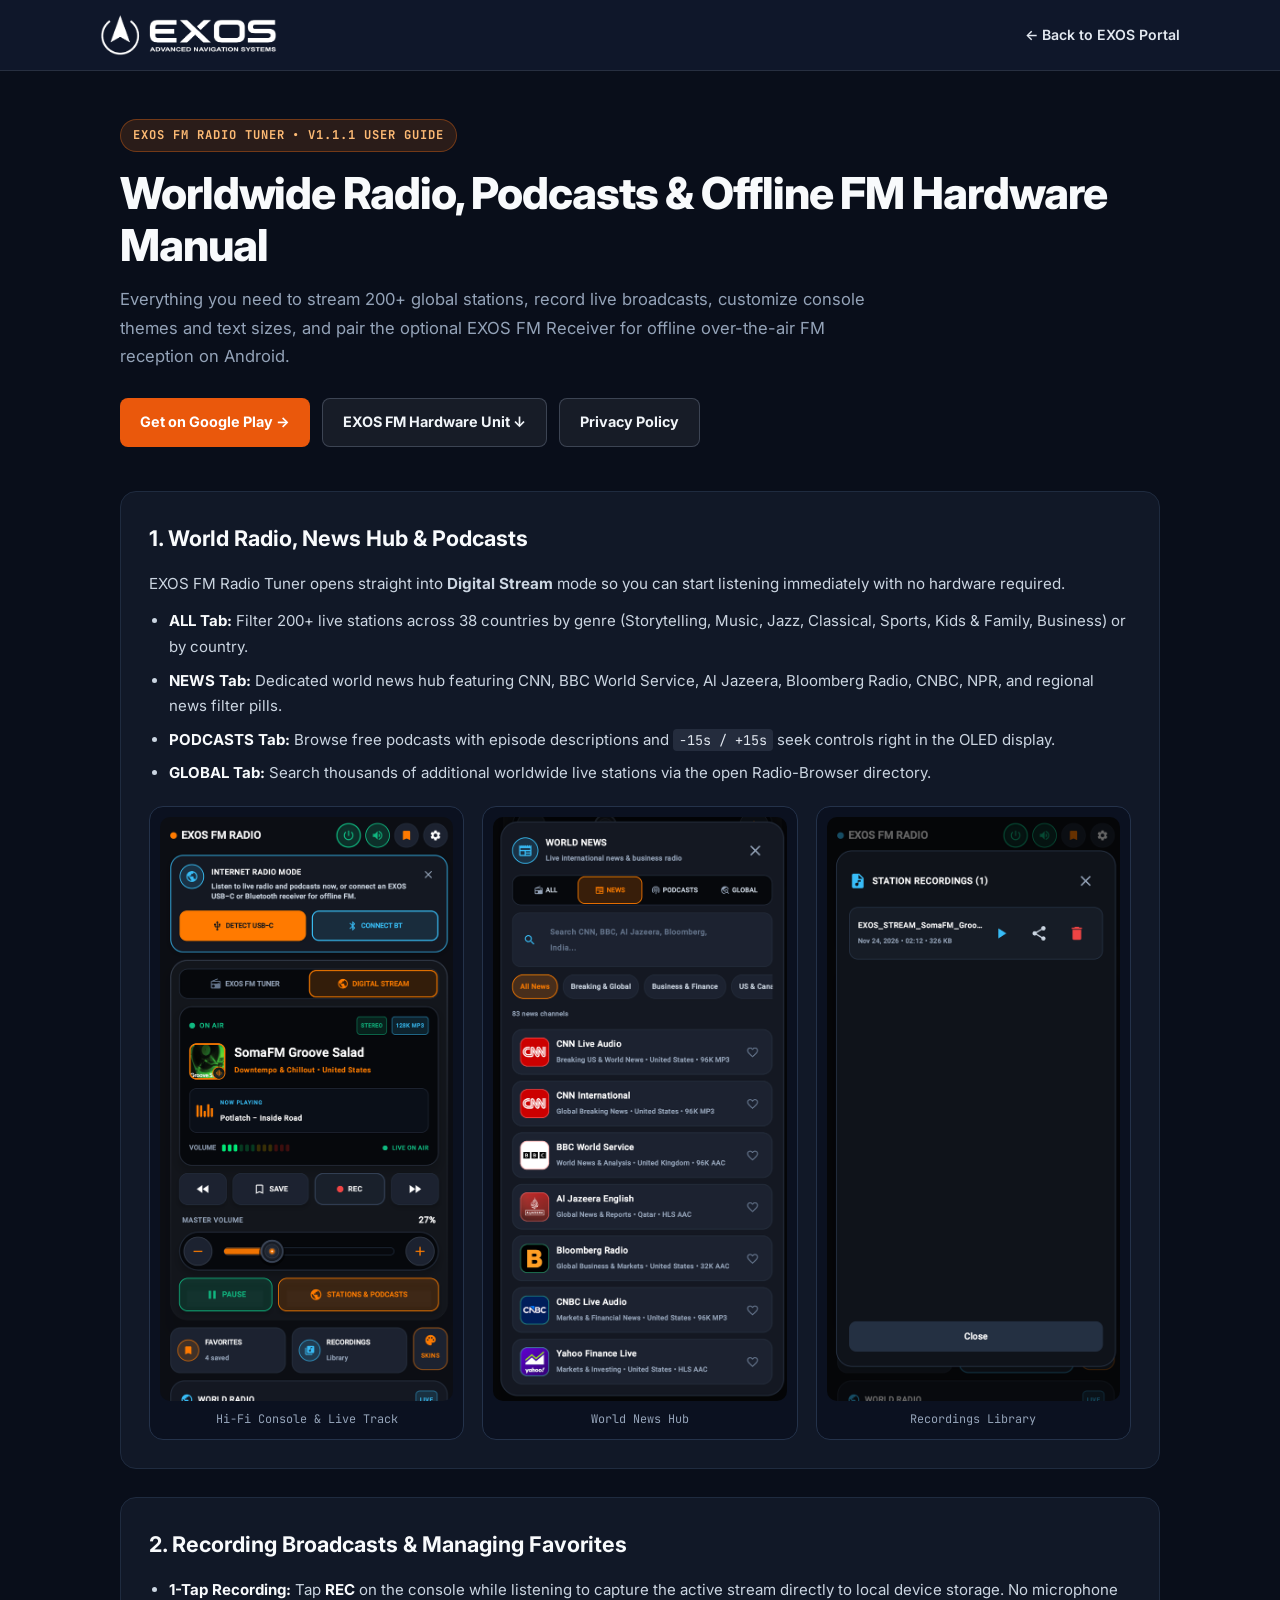
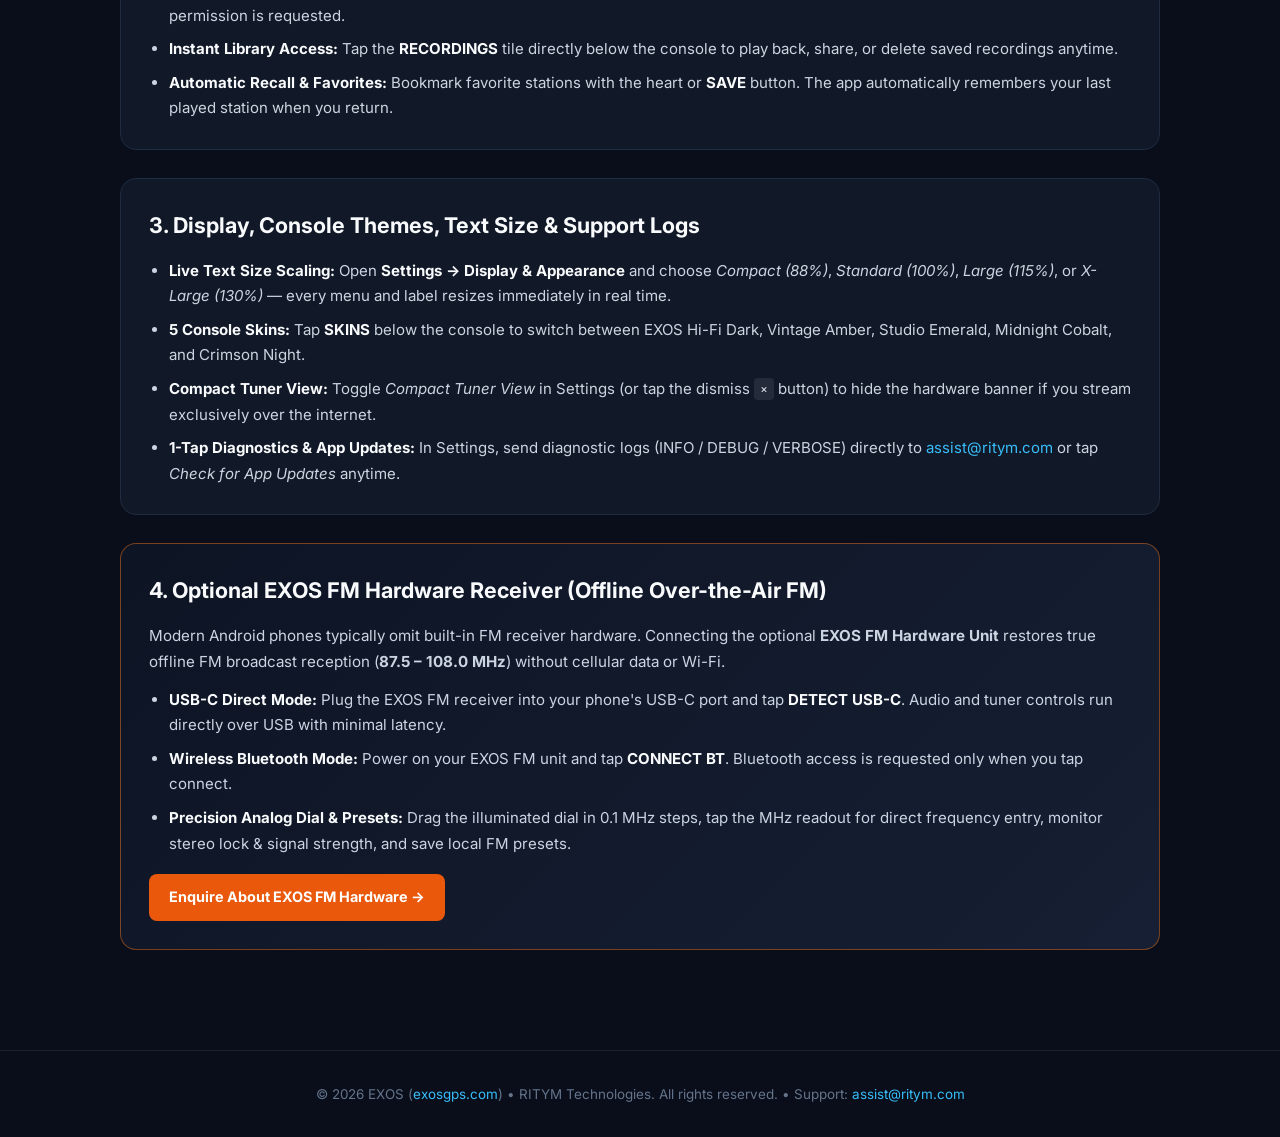
<file: fmradio-guide.html>
<!DOCTYPE html>
<html lang="en">
<head>
  <script async src="https://www.googletagmanager.com/gtag/js?id=G-HNKE55GVQD"></script>
  <script>
    window.dataLayer = window.dataLayer || [];
    function gtag(){dataLayer.push(arguments);}
    gtag('js', new Date());
    gtag('config', 'G-HNKE55GVQD', { 'anonymize_ip': true });
  </script>
  <meta charset="UTF-8">
  <meta name="viewport" content="width=device-width, initial-scale=1.0, maximum-scale=5.0, viewport-fit=cover">
  <title>EXOS FM Radio Tuner | User Guide &amp; FM Hardware Receiver Setup</title>
  <meta name="description" content="Official user guide and hardware setup manual for EXOS FM Radio Tuner on Android. Learn how to stream 200+ world stations, record broadcasts, customize text size, and connect the EXOS FM USB-C / Bluetooth hardware unit.">
  <link rel="icon" type="image/png" href="assets/fmradio_icon.png">
  <link rel="preconnect" href="https://fonts.googleapis.com">
  <link rel="preconnect" href="https://fonts.gstatic.com" crossorigin>
  <link href="https://fonts.googleapis.com/css2?family=Inter:wght@400;500;600;700;800&family=JetBrains+Mono:wght@400;600&display=swap" rel="stylesheet">
  <style>
    *, *::before, *::after { box-sizing: border-box; margin: 0; padding: 0; }
    html { scroll-behavior: smooth; overflow-x: hidden; }
    body { font-family: 'Inter', -apple-system, BlinkMacSystemFont, "Segoe UI", Roboto, sans-serif; background: #090e1a; color: #cbd5e1; line-height: 1.7; overflow-x: hidden; -webkit-font-smoothing: antialiased; }
    a { color: #38bdf8; text-decoration: none; }
    a:hover { text-decoration: underline; }
    .header { background: #0f172a; border-bottom: 1px solid rgba(255,255,255,0.1); padding: 14px 20px; position: sticky; top: 0; z-index: 100; }
    .header-inner { max-width: 1080px; margin: 0 auto; display: flex; align-items: center; justify-content: space-between; gap: 16px; }
    .header img { height: 42px; width: auto; display: block; }
    .back-link { font-size: 0.88rem; font-weight: 600; color: #e2e8f0; white-space: nowrap; }
    .wrap { max-width: 1080px; margin: 0 auto; padding: 48px 20px 72px; }
    .eyebrow { display: inline-block; font-family: 'JetBrains Mono', monospace; font-size: 0.76rem; font-weight: 700; letter-spacing: 0.08em; text-transform: uppercase; color: #fdba74; background: rgba(249,115,22,0.14); border: 1px solid rgba(249,115,22,0.35); padding: 5px 12px; border-radius: 999px; margin-bottom: 16px; }
    h1 { font-size: clamp(1.9rem, 4vw, 2.75rem); color: #f8fafc; font-weight: 800; line-height: 1.18; letter-spacing: -0.025em; margin-bottom: 14px; }
    .lead { font-size: 1.04rem; color: #94a3b8; max-width: 780px; margin-bottom: 28px; }
    .cta-row { display: flex; gap: 12px; flex-wrap: wrap; margin-bottom: 44px; }
    .btn { display: inline-flex; align-items: center; justify-content: center; gap: 8px; padding: 11px 20px; border-radius: 8px; font-weight: 700; font-size: 0.9rem; text-decoration: none !important; transition: transform 0.15s ease; }
    .btn:hover { transform: translateY(-1px); }
    .btn-orange { background: #ea580c; color: #fff; }
    .btn-outline { background: rgba(255,255,255,0.06); color: #f1f5f9; border: 1px solid rgba(148,163,184,0.3); }
    .card { background: #111827; border: 1px solid #1f2b3f; border-radius: 16px; padding: 28px; margin-bottom: 28px; }
    .card h2 { font-size: 1.35rem; color: #f8fafc; margin-bottom: 14px; display: flex; align-items: center; gap: 10px; }
    .card p { margin-bottom: 12px; font-size: 0.95rem; }
    .card ul { padding-left: 20px; display: flex; flex-direction: column; gap: 8px; font-size: 0.94rem; }
    .card li strong { color: #f8fafc; }
    .shots-row { display: grid; grid-template-columns: repeat(3, minmax(0, 1fr)); gap: 18px; margin-top: 20px; }
    .shot-box { background: #0b1120; border: 1px solid #24324a; border-radius: 14px; padding: 10px; text-align: center; }
    .shot-box img { width: 100%; height: auto; border-radius: 10px; display: block; }
    .shot-box span { display: block; margin-top: 8px; font-family: 'JetBrains Mono', monospace; font-size: 0.74rem; color: #94a3b8; }
    .hw-box { border-color: rgba(249,115,22,0.45); background: linear-gradient(135deg, #0d1424 0%, #161f33 100%); }
    code { font-family: 'JetBrains Mono', monospace; background: rgba(148,163,184,0.15); color: #e2e8f0; padding: 2px 6px; border-radius: 4px; font-size: 0.84rem; }
    footer { text-align: center; padding: 32px 20px; border-top: 1px solid rgba(255,255,255,0.08); font-size: 0.84rem; color: #64748b; }
    @media (max-width: 720px) {
      .wrap { padding: 32px 16px 56px; }
      .card { padding: 20px 16px; }
      .shots-row { grid-template-columns: repeat(2, minmax(0, 1fr)); gap: 10px; }
      .cta-row .btn { width: 100%; }
    }
  </style>
</head>
<body>
  <header class="header">
    <div class="header-inner">
      <a href="/"><img src="assets/exos_logo_dark.png" alt="EXOS Logo"></a>
      <a href="/#fmradio" class="back-link">&larr; Back to EXOS Portal</a>
    </div>
  </header>

  <main class="wrap">
    <span class="eyebrow">EXOS FM Radio Tuner &bull; v1.1.1 User Guide</span>
    <h1>Worldwide Radio, Podcasts &amp; Offline FM Hardware Manual</h1>
    <p class="lead">
      Everything you need to stream 200+ global stations, record live broadcasts, customize console themes and text sizes, and pair the optional EXOS FM Receiver for offline over-the-air FM reception on Android.
    </p>

    <div class="cta-row">
      <a href="https://play.google.com/store/apps/details?id=com.exos.fmradio" target="_blank" rel="noopener" class="btn btn-orange">Get on Google Play &rarr;</a>
      <a href="#hardware" class="btn btn-outline">EXOS FM Hardware Unit &darr;</a>
      <a href="privacy.html" class="btn btn-outline">Privacy Policy</a>
    </div>

    <section class="card">
      <h2>1. World Radio, News Hub &amp; Podcasts</h2>
      <p>EXOS FM Radio Tuner opens straight into <strong>Digital Stream</strong> mode so you can start listening immediately with no hardware required.</p>
      <ul>
        <li><strong>ALL Tab:</strong> Filter 200+ live stations across 38 countries by genre (Storytelling, Music, Jazz, Classical, Sports, Kids &amp; Family, Business) or by country.</li>
        <li><strong>NEWS Tab:</strong> Dedicated world news hub featuring CNN, BBC World Service, Al Jazeera, Bloomberg Radio, CNBC, NPR, and regional news filter pills.</li>
        <li><strong>PODCASTS Tab:</strong> Browse free podcasts with episode descriptions and <code>-15s / +15s</code> seek controls right in the OLED display.</li>
        <li><strong>GLOBAL Tab:</strong> Search thousands of additional worldwide live stations via the open Radio-Browser directory.</li>
      </ul>
      <div class="shots-row">
        <div class="shot-box">
          <img src="assets/fmradio_console_live.png" alt="Hi-Fi OLED Console Live Track" loading="lazy">
          <span>Hi-Fi Console &amp; Live Track</span>
        </div>
        <div class="shot-box">
          <img src="assets/fmradio_world_news.png" alt="World News Channels Tab" loading="lazy">
          <span>World News Hub</span>
        </div>
        <div class="shot-box">
          <img src="assets/fmradio_recordings.png" alt="Station Recordings Library" loading="lazy">
          <span>Recordings Library</span>
        </div>
      </div>
    </section>

    <section class="card">
      <h2>2. Recording Broadcasts &amp; Managing Favorites</h2>
      <ul>
        <li><strong>1-Tap Recording:</strong> Tap <strong>REC</strong> on the console while listening to capture the active stream directly to local device storage. No microphone permission is requested.</li>
        <li><strong>Instant Library Access:</strong> Tap the <strong>RECORDINGS</strong> tile directly below the console to play back, share, or delete saved recordings anytime.</li>
        <li><strong>Automatic Recall &amp; Favorites:</strong> Bookmark favorite stations with the heart or <strong>SAVE</strong> button. The app automatically remembers your last played station when you return.</li>
      </ul>
    </section>

    <section class="card">
      <h2>3. Display, Console Themes, Text Size &amp; Support Logs</h2>
      <ul>
        <li><strong>Live Text Size Scaling:</strong> Open <strong>Settings &rarr; Display &amp; Appearance</strong> and choose <em>Compact (88%)</em>, <em>Standard (100%)</em>, <em>Large (115%)</em>, or <em>X-Large (130%)</em> &mdash; every menu and label resizes immediately in real time.</li>
        <li><strong>5 Console Skins:</strong> Tap <strong>SKINS</strong> below the console to switch between EXOS Hi-Fi Dark, Vintage Amber, Studio Emerald, Midnight Cobalt, and Crimson Night.</li>
        <li><strong>Compact Tuner View:</strong> Toggle <em>Compact Tuner View</em> in Settings (or tap the dismiss <code>&times;</code> button) to hide the hardware banner if you stream exclusively over the internet.</li>
        <li><strong>1-Tap Diagnostics &amp; App Updates:</strong> In Settings, send diagnostic logs (INFO / DEBUG / VERBOSE) directly to <a href="mailto:assist@ritym.com">assist@ritym.com</a> or tap <em>Check for App Updates</em> anytime.</li>
      </ul>
    </section>

    <section class="card hw-box" id="hardware">
      <h2>4. Optional EXOS FM Hardware Receiver (Offline Over-the-Air FM)</h2>
      <p>
        Modern Android phones typically omit built-in FM receiver hardware. Connecting the optional <strong>EXOS FM Hardware Unit</strong> restores true offline FM broadcast reception (<strong>87.5 &ndash; 108.0 MHz</strong>) without cellular data or Wi-Fi.
      </p>
      <ul>
        <li><strong>USB-C Direct Mode:</strong> Plug the EXOS FM receiver into your phone's USB-C port and tap <strong>DETECT USB-C</strong>. Audio and tuner controls run directly over USB with minimal latency.</li>
        <li><strong>Wireless Bluetooth Mode:</strong> Power on your EXOS FM unit and tap <strong>CONNECT BT</strong>. Bluetooth access is requested only when you tap connect.</li>
        <li><strong>Precision Analog Dial &amp; Presets:</strong> Drag the illuminated dial in 0.1 MHz steps, tap the MHz readout for direct frequency entry, monitor stereo lock &amp; signal strength, and save local FM presets.</li>
      </ul>
      <div style="margin-top:18px;">
        <a href="mailto:assist@ritym.com?subject=EXOS%20FM%20Receiver%20Hardware%20Enquiry" class="btn btn-orange">Enquire About EXOS FM Hardware &rarr;</a>
      </div>
    </section>
  </main>

  <footer>
    &copy; 2026 EXOS (<a href="https://exosgps.com">exosgps.com</a>) &bull; RITYM Technologies. All rights reserved. &bull; Support: <a href="mailto:assist@ritym.com">assist@ritym.com</a>
  </footer>
</body>
</html>
</file>
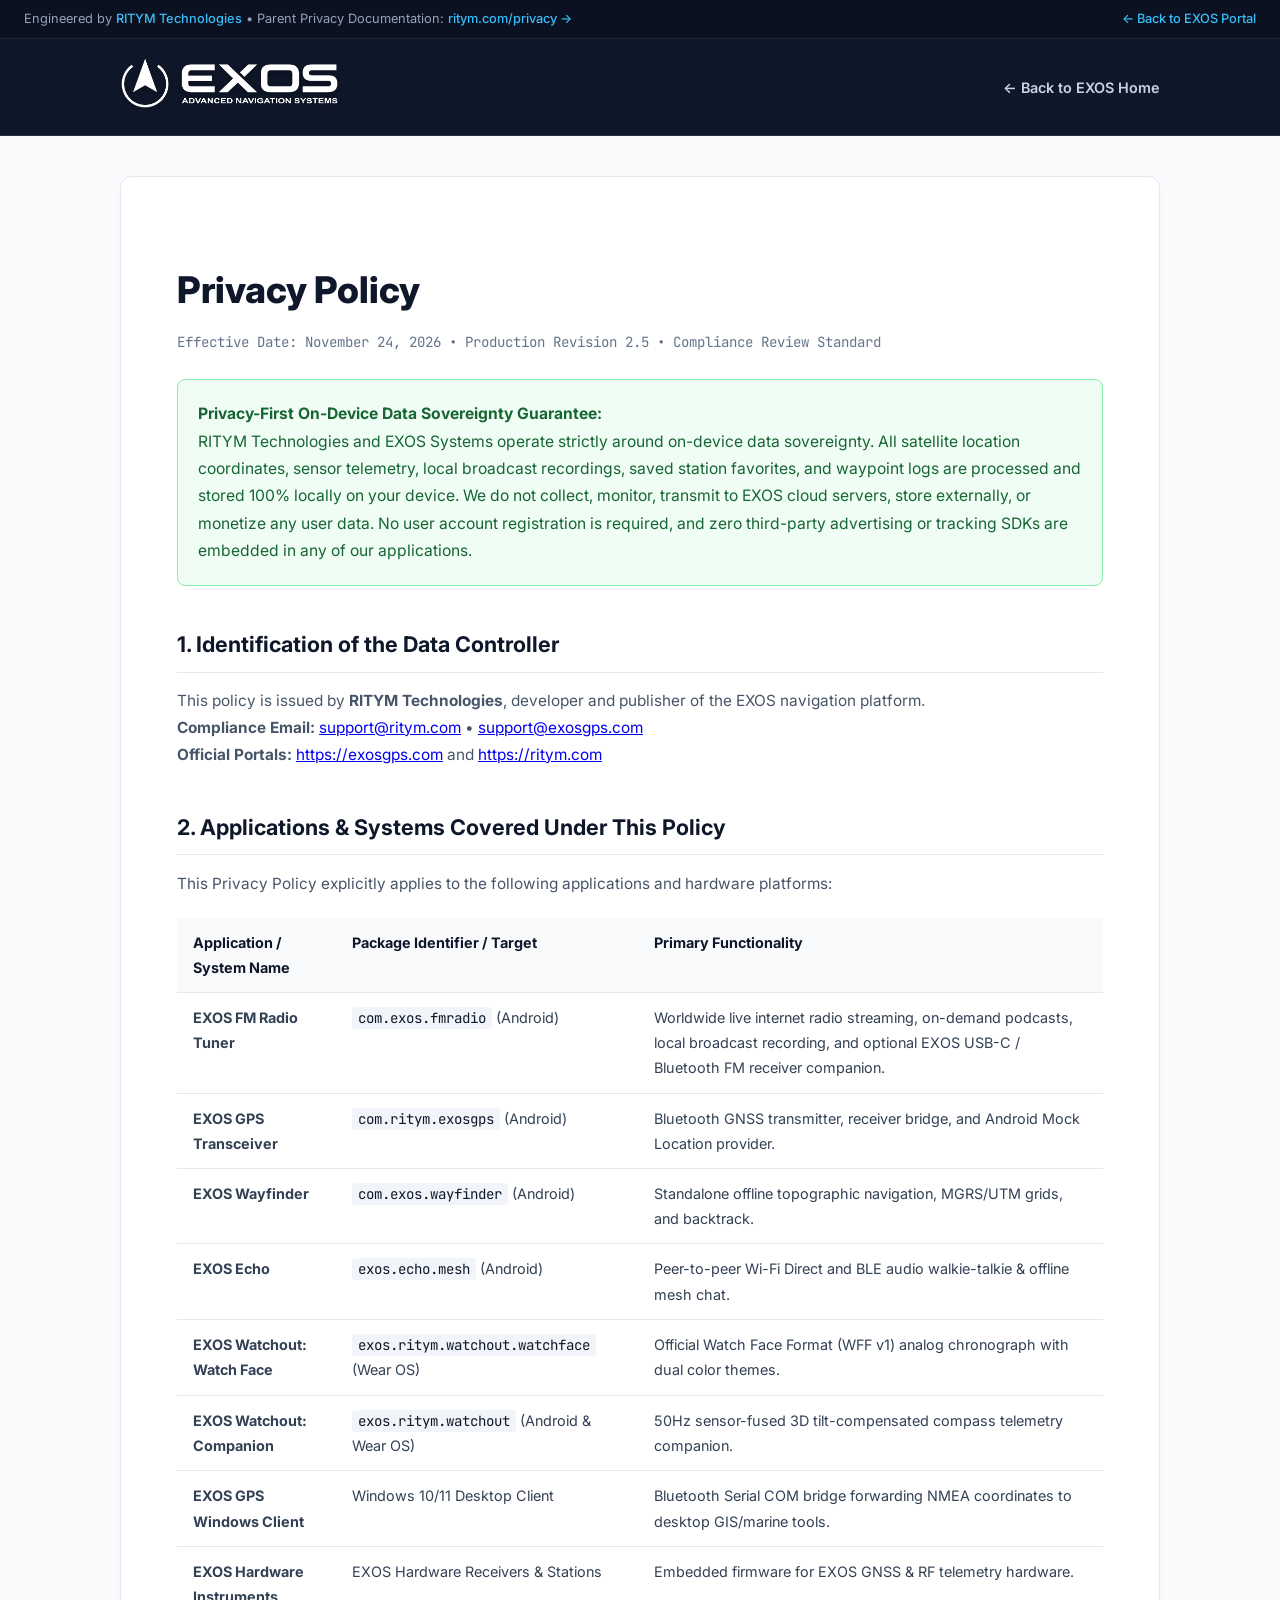
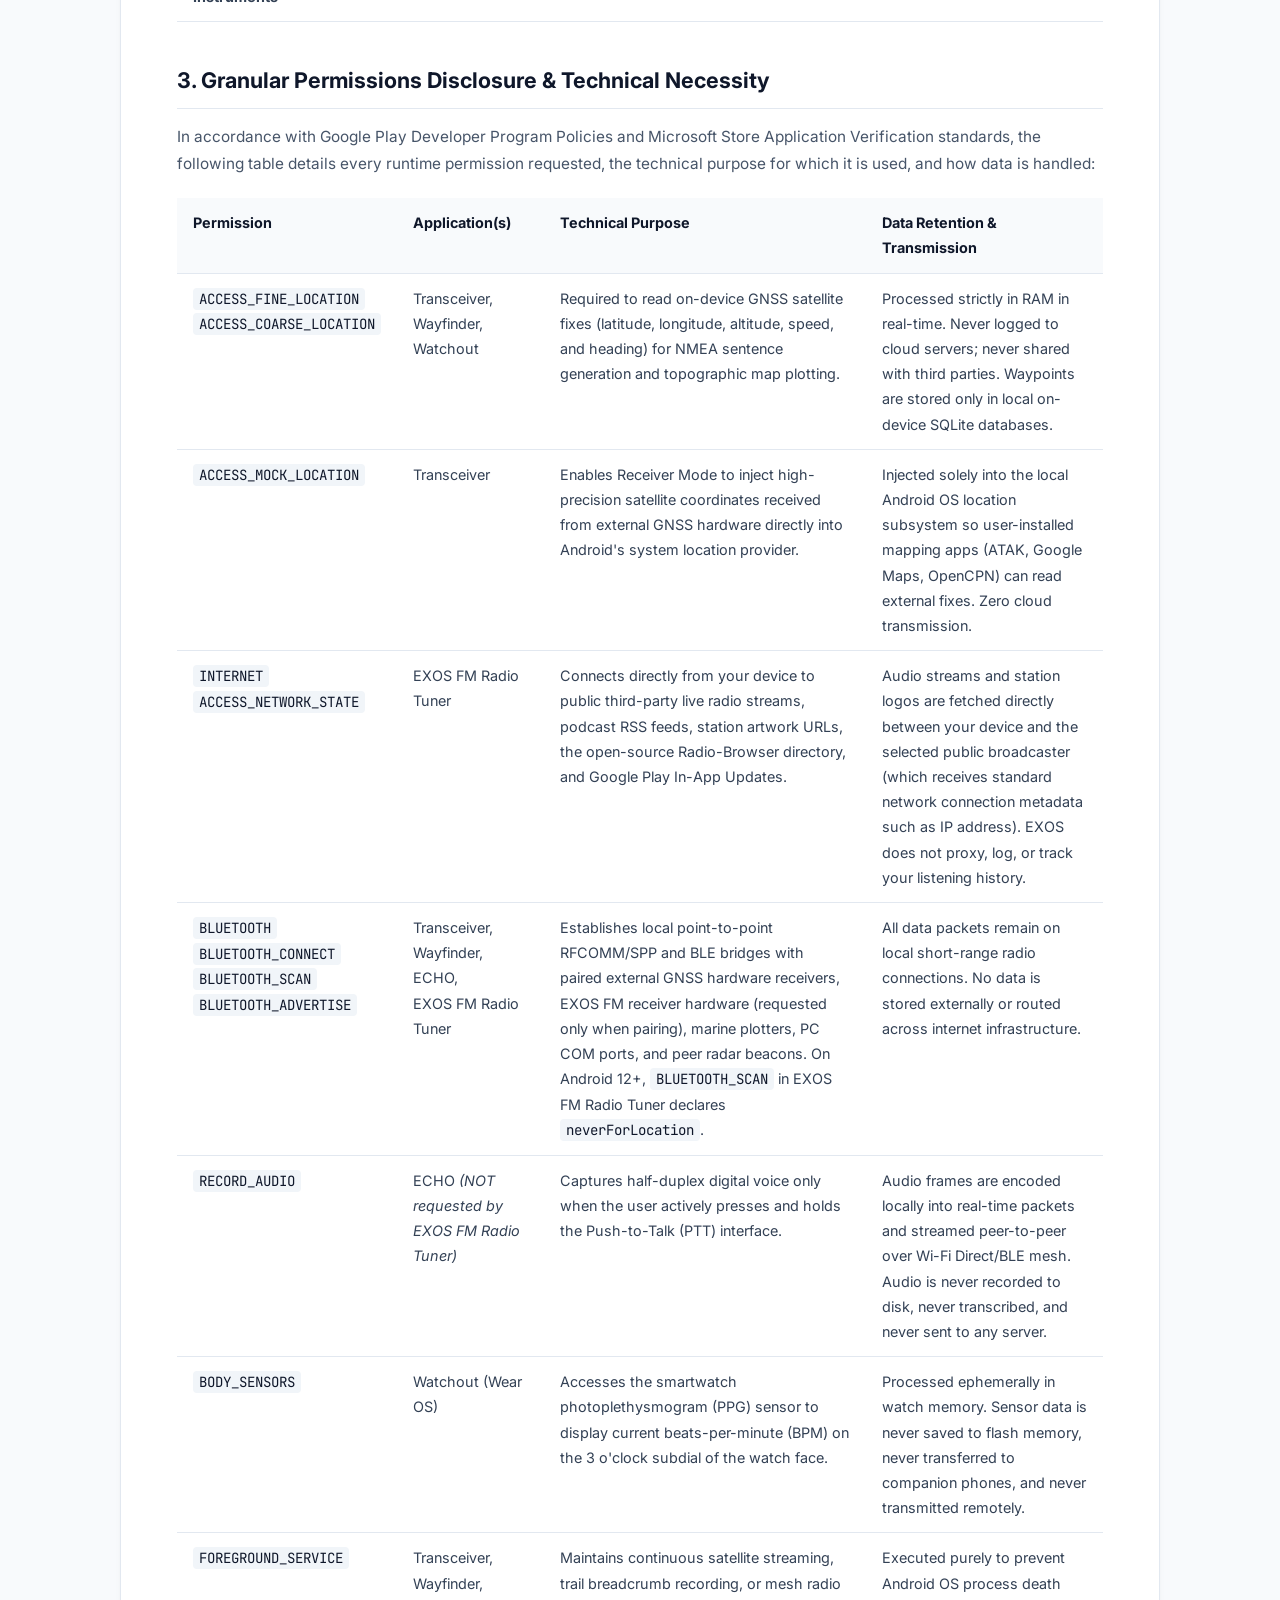
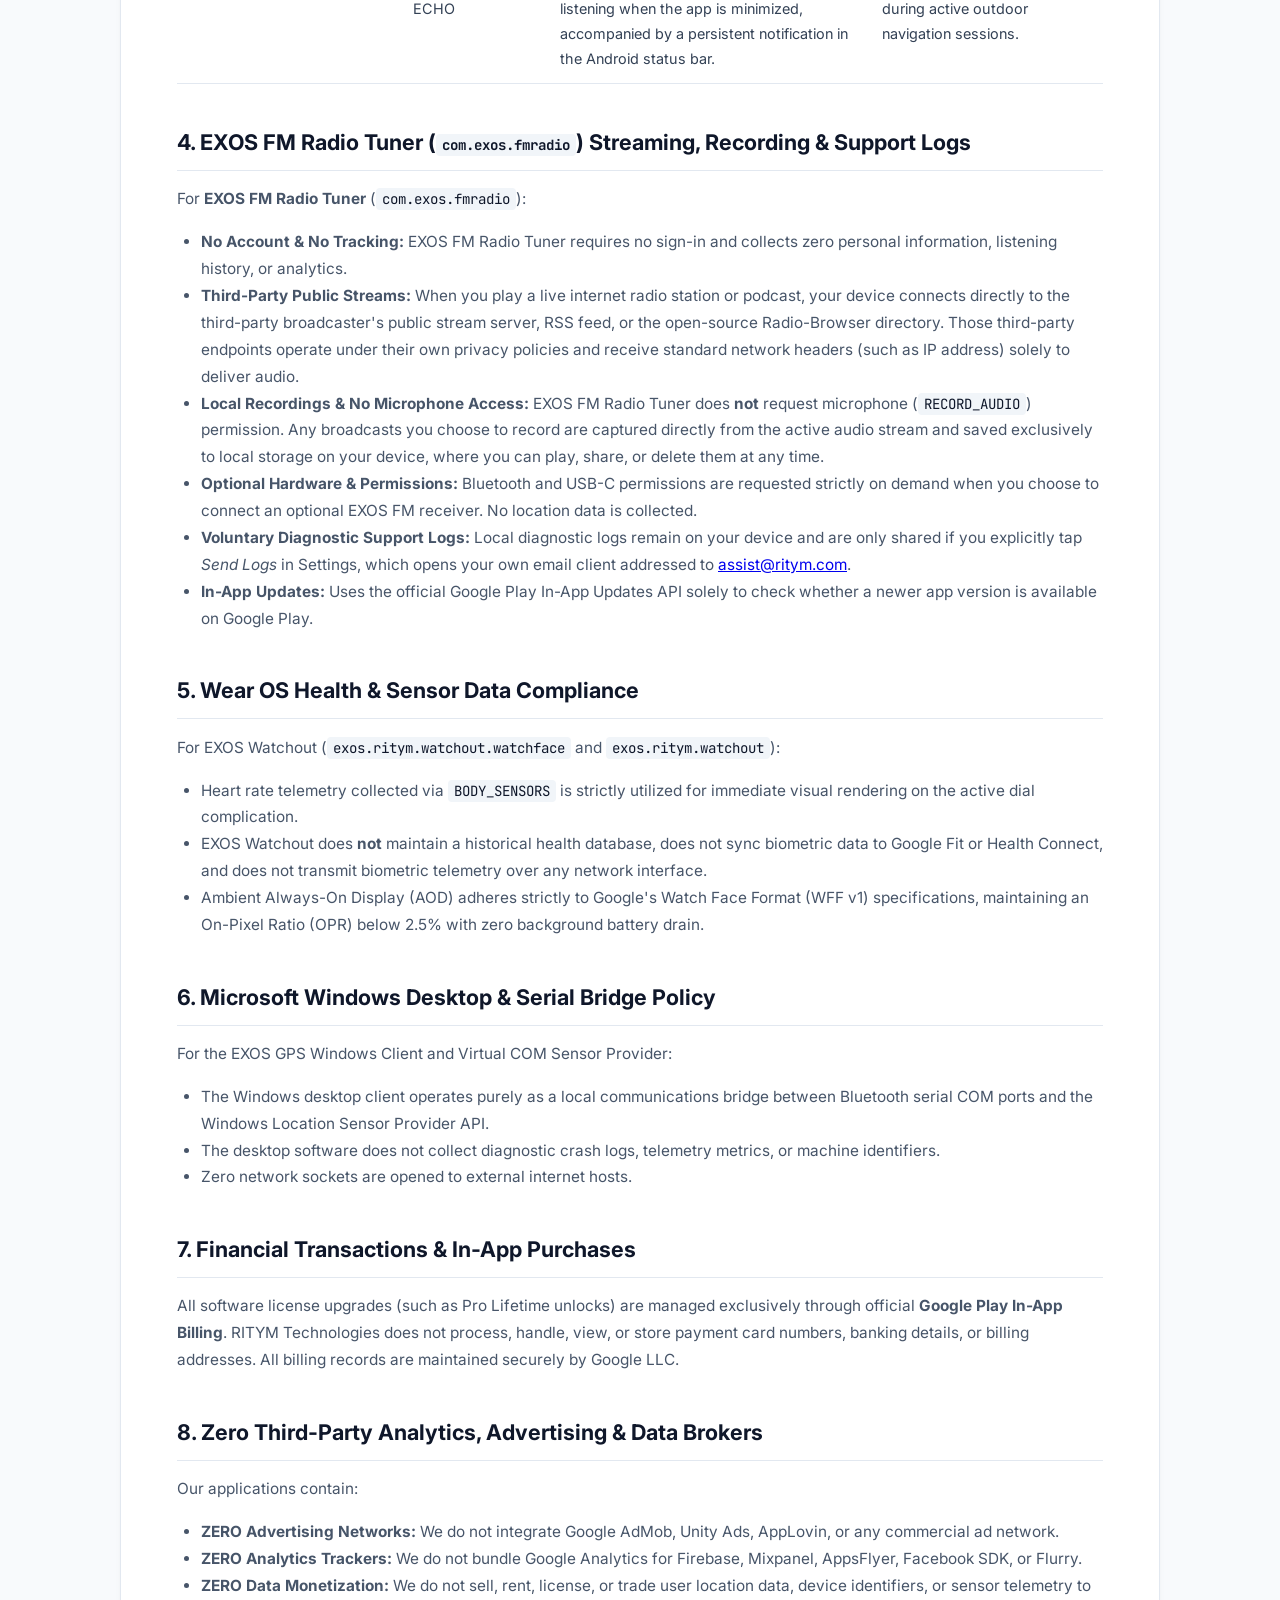
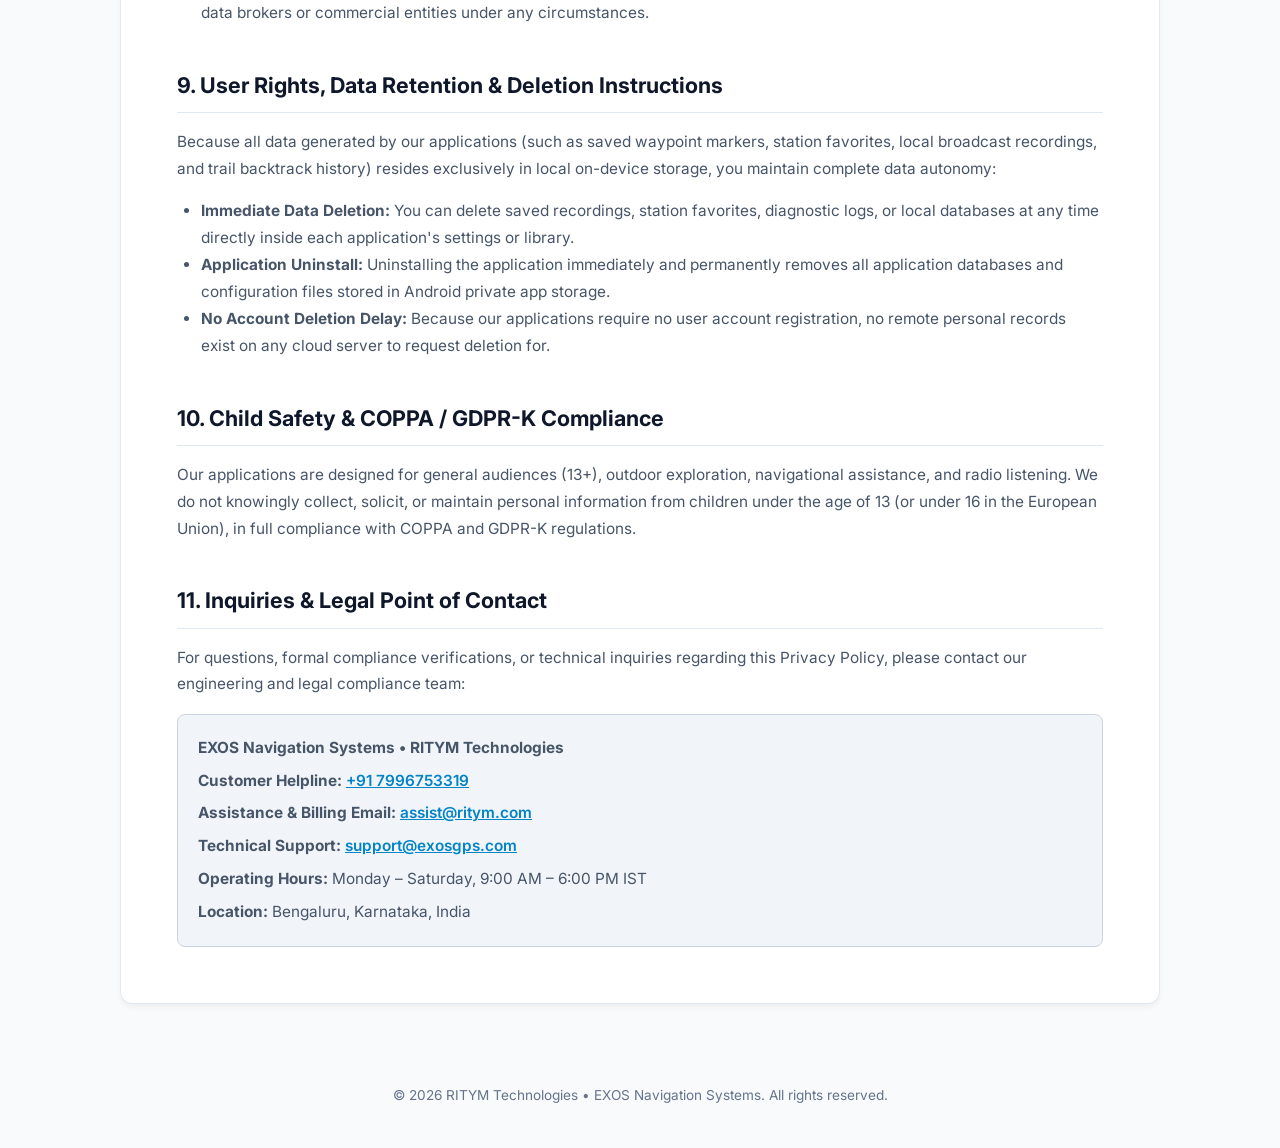
<file: privacy-policy.html>
<!DOCTYPE html>
<html lang="en">
<head>
  <!-- Google tag (gtag.js) - Privacy-safe anonymous analytics -->
  <script async src="https://www.googletagmanager.com/gtag/js?id=G-HNKE55GVQD"></script>
  <script>
    window.dataLayer = window.dataLayer || [];
    function gtag(){dataLayer.push(arguments);}
    gtag('js', new Date());

    gtag('config', 'G-HNKE55GVQD', {
      'anonymize_ip': true
    });

    // Auto-track Windows Station and application download clicks
    document.addEventListener('DOMContentLoaded', function() {
      document.querySelectorAll('a[href*=".exe"], a[href*="downloads/"]').forEach(function(btn) {
        btn.addEventListener('click', function() {
          if (typeof gtag === 'function') {
            gtag('event', 'file_download', {
              'file_name': 'EXOS-GPS-Station-Setup-v0.17.exe',
              'file_extension': 'exe',
              'link_text': (btn.innerText || '').trim(),
              'link_url': btn.getAttribute('href')
            });
            gtag('event', 'download_windows_station', {
              'event_category': 'Software Download',
              'event_label': 'EXOS GPS Station Windows Setup',
              'value': 1
            });
          }
        });
      });
    });
  </script>

  <meta charset="UTF-8">
  <meta name="viewport" content="width=device-width, initial-scale=1.0, maximum-scale=5.0, viewport-fit=cover">
  <title>Privacy Policy | EXOS Navigation Systems & RITYM Technologies</title>
  <meta name="description" content="Official Privacy Policy for EXOS Navigation Systems and RITYM Technologies. Formatted for compliance with Google Play Developer Policies, Wear OS Data Policy, and Microsoft standards.">
  <link rel="icon" type="image/png" href="/assets/exos_logo_dark.png">
  <link rel="preconnect" href="https://fonts.googleapis.com">
  <link rel="preconnect" href="https://fonts.gstatic.com" crossorigin>
  <link href="https://fonts.googleapis.com/css2?family=Inter:wght@400;500;600;700;800&family=JetBrains+Mono:wght@400;500;600&display=swap" rel="stylesheet">
  <style>
    *, *::before, *::after { box-sizing: border-box; }
    body { font-family: 'Inter', sans-serif; line-height: 1.75; color: #334155; margin: 0; padding: 0; background-color: #f8fafc; -webkit-font-smoothing: antialiased; }
    .top-bar { background-color: #0b1120; color: #94a3b8; font-size: 0.8rem; padding: 8px 24px; border-bottom: 1px solid rgba(255,255,255,0.08); display: flex; justify-content: space-between; align-items: center; }
    .top-bar a { color: #38bdf8; text-decoration: none; font-weight: 500; }
    .header { background: #0f172a; color: #fff; padding: 18px 24px; border-bottom: 1px solid rgba(255,255,255,0.1); }
    .header-container { max-width: 1040px; margin: 0 auto; display: flex; align-items: center; justify-content: space-between; }
    .header img { height: 52px; width: auto; filter: drop-shadow(0 2px 4px rgba(0,0,0,0.35)); }
    .content-wrap { max-width: 1040px; margin: 40px auto; background: #fff; padding: 56px; border-radius: 12px; border: 1px solid #e2e8f0; box-shadow: 0 4px 6px -1px rgba(0,0,0,0.05); }
    h1 { color: #0f172a; font-size: 2.3rem; margin-bottom: 8px; font-weight: 800; }
    .meta-badge { color: #64748b; font-size: 0.88rem; margin-bottom: 24px; display: block; font-family: 'JetBrains Mono', monospace; }
    h2 { color: #0f172a; font-size: 1.35rem; margin-top: 40px; margin-bottom: 14px; border-bottom: 1px solid #e2e8f0; padding-bottom: 8px; }
    p, li { font-size: 0.96rem; color: #475569; }
    ul { padding-left: 24px; margin-bottom: 20px; }
    .guarantee-box { background: #f0fdf4; border: 1px solid #86efac; border-radius: 8px; padding: 20px; margin: 24px 0; color: #166534; font-size: 0.98rem; }
    .table-wrap { overflow-x: auto; margin: 20px 0; -webkit-overflow-scrolling: touch; }
    table { width: 100%; border-collapse: collapse; text-align: left; font-size: 0.9rem; min-width: 620px; }
    th, td { padding: 12px 16px; border-bottom: 1px solid #e2e8f0; vertical-align: top; }
    th { background: #f8fafc; font-weight: 700; color: #0f172a; }
    code { font-family: 'JetBrains Mono', monospace; background: #f1f5f9; padding: 2px 6px; border-radius: 4px; font-size: 0.88rem; color: #0f172a; }
    .footer { text-align: center; padding: 40px 20px; font-size: 0.85rem; color: #64748b; }
    @media (max-width: 768px) {
      .top-bar { flex-direction: column; gap: 4px; text-align: center; }
      .content-wrap { padding: 24px 16px; margin: 20px 12px; }
      h1 { font-size: 1.8rem; }
      .header img { height: 38px; }
    }
  </style>
</head>
<body>
  <div class="top-bar">
    <div>
      <span>Engineered by </span><a href="https://ritym.com" target="_blank">RITYM Technologies</a><span> &bull; Parent Privacy Documentation: </span><a href="https://ritym.com/privacy.html" target="_blank">ritym.com/privacy &rarr;</a>
    </div>
    <div>
      <a href="/">&larr; Back to EXOS Portal</a>
    </div>
  </div>
  <header class="header">
    <div class="header-container">
      <a href="/"><img src="assets/exos_logo_dark.png" alt="EXOS Logo"></a>
      <a href="/" style="color:#cbd5e1; text-decoration:none; font-size:0.9rem; font-weight:600;">&larr; Back to EXOS Home</a>
    </div>
  </header>

  <div class="content-wrap">
    <h1>Privacy Policy</h1>
    <span class="meta-badge">Effective Date: November 24, 2026 &bull; Production Revision 2.5 &bull; Compliance Review Standard</span>

    <div class="guarantee-box">
      <strong>Privacy-First On-Device Data Sovereignty Guarantee:</strong><br>
      RITYM Technologies and EXOS Systems operate strictly around on-device data sovereignty. All satellite location coordinates, sensor telemetry, local broadcast recordings, saved station favorites, and waypoint logs are processed and stored 100% locally on your device. We do not collect, monitor, transmit to EXOS cloud servers, store externally, or monetize any user data. No user account registration is required, and zero third-party advertising or tracking SDKs are embedded in any of our applications.
    </div>

    <h2>1. Identification of the Data Controller</h2>
    <p>
      This policy is issued by <strong>RITYM Technologies</strong>, developer and publisher of the EXOS navigation platform.<br>
      <strong>Compliance Email:</strong> <a href="mailto:support@ritym.com">support@ritym.com</a> &bull; <a href="mailto:support@exosgps.com">support@exosgps.com</a><br>
      <strong>Official Portals:</strong> <a href="https://exosgps.com">https://exosgps.com</a> and <a href="https://ritym.com">https://ritym.com</a>
    </p>

    <h2>2. Applications & Systems Covered Under This Policy</h2>
    <p>This Privacy Policy explicitly applies to the following applications and hardware platforms:</p>
    <div class="table-wrap">
      <table>
        <thead>
          <tr>
            <th>Application / System Name</th>
            <th>Package Identifier / Target</th>
            <th>Primary Functionality</th>
          </tr>
        </thead>
        <tbody>
          <tr>
            <td><strong>EXOS FM Radio Tuner</strong></td>
            <td><code>com.exos.fmradio</code> (Android)</td>
            <td>Worldwide live internet radio streaming, on-demand podcasts, local broadcast recording, and optional EXOS USB-C / Bluetooth FM receiver companion.</td>
          </tr>
          <tr>
            <td><strong>EXOS GPS Transceiver</strong></td>
            <td><code>com.ritym.exosgps</code> (Android)</td>
            <td>Bluetooth GNSS transmitter, receiver bridge, and Android Mock Location provider.</td>
          </tr>
          <tr>
            <td><strong>EXOS Wayfinder</strong></td>
            <td><code>com.exos.wayfinder</code> (Android)</td>
            <td>Standalone offline topographic navigation, MGRS/UTM grids, and backtrack.</td>
          </tr>
          <tr>
            <td><strong>EXOS Echo</strong></td>
            <td><code>exos.echo.mesh</code> (Android)</td>
            <td>Peer-to-peer Wi-Fi Direct and BLE audio walkie-talkie & offline mesh chat.</td>
          </tr>
          <tr>
            <td><strong>EXOS Watchout: Watch Face</strong></td>
            <td><code>exos.ritym.watchout.watchface</code> (Wear OS)</td>
            <td>Official Watch Face Format (WFF v1) analog chronograph with dual color themes.</td>
          </tr>
          <tr>
            <td><strong>EXOS Watchout: Companion</strong></td>
            <td><code>exos.ritym.watchout</code> (Android & Wear OS)</td>
            <td>50Hz sensor-fused 3D tilt-compensated compass telemetry companion.</td>
          </tr>
          <tr>
            <td><strong>EXOS GPS Windows Client</strong></td>
            <td>Windows 10/11 Desktop Client</td>
            <td>Bluetooth Serial COM bridge forwarding NMEA coordinates to desktop GIS/marine tools.</td>
          </tr>
          <tr>
            <td><strong>EXOS Hardware Instruments</strong></td>
            <td>EXOS Hardware Receivers &amp; Stations</td>
            <td>Embedded firmware for EXOS GNSS &amp; RF telemetry hardware.</td>
          </tr>
        </tbody>
      </table>
    </div>

    <h2>3. Granular Permissions Disclosure & Technical Necessity</h2>
    <p>In accordance with Google Play Developer Program Policies and Microsoft Store Application Verification standards, the following table details every runtime permission requested, the technical purpose for which it is used, and how data is handled:</p>

    <div class="table-wrap">
      <table>
        <thead>
          <tr>
            <th>Permission</th>
            <th>Application(s)</th>
            <th>Technical Purpose</th>
            <th>Data Retention & Transmission</th>
          </tr>
        </thead>
        <tbody>
          <tr>
            <td><code>ACCESS_FINE_LOCATION</code><br><code>ACCESS_COARSE_LOCATION</code></td>
            <td>Transceiver,<br>Wayfinder,<br>Watchout</td>
            <td>Required to read on-device GNSS satellite fixes (latitude, longitude, altitude, speed, and heading) for NMEA sentence generation and topographic map plotting.</td>
            <td>Processed strictly in RAM in real-time. Never logged to cloud servers; never shared with third parties. Waypoints are stored only in local on-device SQLite databases.</td>
          </tr>
          <tr>
            <td><code>ACCESS_MOCK_LOCATION</code></td>
            <td>Transceiver</td>
            <td>Enables Receiver Mode to inject high-precision satellite coordinates received from external GNSS hardware directly into Android's system location provider.</td>
            <td>Injected solely into the local Android OS location subsystem so user-installed mapping apps (ATAK, Google Maps, OpenCPN) can read external fixes. Zero cloud transmission.</td>
          </tr>
          <tr>
            <td><code>INTERNET</code><br><code>ACCESS_NETWORK_STATE</code></td>
            <td>EXOS FM Radio Tuner</td>
            <td>Connects directly from your device to public third-party live radio streams, podcast RSS feeds, station artwork URLs, the open-source Radio-Browser directory, and Google Play In-App Updates.</td>
            <td>Audio streams and station logos are fetched directly between your device and the selected public broadcaster (which receives standard network connection metadata such as IP address). EXOS does not proxy, log, or track your listening history.</td>
          </tr>
          <tr>
            <td><code>BLUETOOTH</code><br><code>BLUETOOTH_CONNECT</code><br><code>BLUETOOTH_SCAN</code><br><code>BLUETOOTH_ADVERTISE</code></td>
            <td>Transceiver,<br>Wayfinder,<br>ECHO,<br>EXOS FM Radio Tuner</td>
            <td>Establishes local point-to-point RFCOMM/SPP and BLE bridges with paired external GNSS hardware receivers, EXOS FM receiver hardware (requested only when pairing), marine plotters, PC COM ports, and peer radar beacons. On Android 12+, <code>BLUETOOTH_SCAN</code> in EXOS FM Radio Tuner declares <code>neverForLocation</code>.</td>
            <td>All data packets remain on local short-range radio connections. No data is stored externally or routed across internet infrastructure.</td>
          </tr>
          <tr>
            <td><code>RECORD_AUDIO</code></td>
            <td>ECHO <em>(NOT requested by EXOS FM Radio Tuner)</em></td>
            <td>Captures half-duplex digital voice only when the user actively presses and holds the Push-to-Talk (PTT) interface.</td>
            <td>Audio frames are encoded locally into real-time packets and streamed peer-to-peer over Wi-Fi Direct/BLE mesh. Audio is never recorded to disk, never transcribed, and never sent to any server.</td>
          </tr>
          <tr>
            <td><code>BODY_SENSORS</code></td>
            <td>Watchout (Wear OS)</td>
            <td>Accesses the smartwatch photoplethysmogram (PPG) sensor to display current beats-per-minute (BPM) on the 3 o'clock subdial of the watch face.</td>
            <td>Processed ephemerally in watch memory. Sensor data is never saved to flash memory, never transferred to companion phones, and never transmitted remotely.</td>
          </tr>
          <tr>
            <td><code>FOREGROUND_SERVICE</code></td>
            <td>Transceiver,<br>Wayfinder,<br>ECHO</td>
            <td>Maintains continuous satellite streaming, trail breadcrumb recording, or mesh radio listening when the app is minimized, accompanied by a persistent notification in the Android status bar.</td>
            <td>Executed purely to prevent Android OS process death during active outdoor navigation sessions.</td>
          </tr>
        </tbody>
      </table>
    </div>

    <h2>4. EXOS FM Radio Tuner (<code>com.exos.fmradio</code>) Streaming, Recording &amp; Support Logs</h2>
    <p>For <strong>EXOS FM Radio Tuner</strong> (<code>com.exos.fmradio</code>):</p>
    <ul>
      <li><strong>No Account &amp; No Tracking:</strong> EXOS FM Radio Tuner requires no sign-in and collects zero personal information, listening history, or analytics.</li>
      <li><strong>Third-Party Public Streams:</strong> When you play a live internet radio station or podcast, your device connects directly to the third-party broadcaster's public stream server, RSS feed, or the open-source Radio-Browser directory. Those third-party endpoints operate under their own privacy policies and receive standard network headers (such as IP address) solely to deliver audio.</li>
      <li><strong>Local Recordings &amp; No Microphone Access:</strong> EXOS FM Radio Tuner does <strong>not</strong> request microphone (<code>RECORD_AUDIO</code>) permission. Any broadcasts you choose to record are captured directly from the active audio stream and saved exclusively to local storage on your device, where you can play, share, or delete them at any time.</li>
      <li><strong>Optional Hardware &amp; Permissions:</strong> Bluetooth and USB-C permissions are requested strictly on demand when you choose to connect an optional EXOS FM receiver. No location data is collected.</li>
      <li><strong>Voluntary Diagnostic Support Logs:</strong> Local diagnostic logs remain on your device and are only shared if you explicitly tap <em>Send Logs</em> in Settings, which opens your own email client addressed to <a href="mailto:assist@ritym.com">assist@ritym.com</a>.</li>
      <li><strong>In-App Updates:</strong> Uses the official Google Play In-App Updates API solely to check whether a newer app version is available on Google Play.</li>
    </ul>

    <h2>5. Wear OS Health &amp; Sensor Data Compliance</h2>
    <p>For EXOS Watchout (<code>exos.ritym.watchout.watchface</code> and <code>exos.ritym.watchout</code>):</p>
    <ul>
      <li>Heart rate telemetry collected via <code>BODY_SENSORS</code> is strictly utilized for immediate visual rendering on the active dial complication.</li>
      <li>EXOS Watchout does <strong>not</strong> maintain a historical health database, does not sync biometric data to Google Fit or Health Connect, and does not transmit biometric telemetry over any network interface.</li>
      <li>Ambient Always-On Display (AOD) adheres strictly to Google's Watch Face Format (WFF v1) specifications, maintaining an On-Pixel Ratio (OPR) below 2.5% with zero background battery drain.</li>
    </ul>

    <h2>6. Microsoft Windows Desktop &amp; Serial Bridge Policy</h2>
    <p>For the EXOS GPS Windows Client and Virtual COM Sensor Provider:</p>
    <ul>
      <li>The Windows desktop client operates purely as a local communications bridge between Bluetooth serial COM ports and the Windows Location Sensor Provider API.</li>
      <li>The desktop software does not collect diagnostic crash logs, telemetry metrics, or machine identifiers.</li>
      <li>Zero network sockets are opened to external internet hosts.</li>
    </ul>

    <h2>7. Financial Transactions &amp; In-App Purchases</h2>
    <p>All software license upgrades (such as Pro Lifetime unlocks) are managed exclusively through official <strong>Google Play In-App Billing</strong>. RITYM Technologies does not process, handle, view, or store payment card numbers, banking details, or billing addresses. All billing records are maintained securely by Google LLC.</p>

    <h2>8. Zero Third-Party Analytics, Advertising &amp; Data Brokers</h2>
    <p>Our applications contain:</p>
    <ul>
      <li><strong>ZERO Advertising Networks:</strong> We do not integrate Google AdMob, Unity Ads, AppLovin, or any commercial ad network.</li>
      <li><strong>ZERO Analytics Trackers:</strong> We do not bundle Google Analytics for Firebase, Mixpanel, AppsFlyer, Facebook SDK, or Flurry.</li>
      <li><strong>ZERO Data Monetization:</strong> We do not sell, rent, license, or trade user location data, device identifiers, or sensor telemetry to data brokers or commercial entities under any circumstances.</li>
    </ul>

    <h2>9. User Rights, Data Retention &amp; Deletion Instructions</h2>
    <p>Because all data generated by our applications (such as saved waypoint markers, station favorites, local broadcast recordings, and trail backtrack history) resides exclusively in local on-device storage, you maintain complete data autonomy:</p>
    <ul>
      <li><strong>Immediate Data Deletion:</strong> You can delete saved recordings, station favorites, diagnostic logs, or local databases at any time directly inside each application's settings or library.</li>
      <li><strong>Application Uninstall:</strong> Uninstalling the application immediately and permanently removes all application databases and configuration files stored in Android private app storage.</li>
      <li><strong>No Account Deletion Delay:</strong> Because our applications require no user account registration, no remote personal records exist on any cloud server to request deletion for.</li>
    </ul>

    <h2>10. Child Safety &amp; COPPA / GDPR-K Compliance</h2>
    <p>Our applications are designed for general audiences (13+), outdoor exploration, navigational assistance, and radio listening. We do not knowingly collect, solicit, or maintain personal information from children under the age of 13 (or under 16 in the European Union), in full compliance with COPPA and GDPR-K regulations.</p>

    <h2>11. Inquiries &amp; Legal Point of Contact</h2>
    <p>For questions, formal compliance verifications, or technical inquiries regarding this Privacy Policy, please contact our engineering and legal compliance team:</p>
    <div style="background:#f1f5f9; padding:20px; border-radius:8px; border:1px solid #cbd5e1; margin-top:12px;">
      <p style="margin:0 0 6px 0;"><strong>EXOS Navigation Systems &bull; RITYM Technologies</strong></p>
      <p style="margin:0 0 6px 0;"><strong>Customer Helpline:</strong> <a href="tel:+917996753319" style="color:#0284c7; font-weight:600;">+91 7996753319</a></p>
      <p style="margin:0 0 6px 0;"><strong>Assistance & Billing Email:</strong> <a href="mailto:assist@ritym.com" style="color:#0284c7; font-weight:600;">assist@ritym.com</a></p>
      <p style="margin:0 0 6px 0;"><strong>Technical Support:</strong> <a href="mailto:support@exosgps.com" style="color:#0284c7; font-weight:600;">support@exosgps.com</a></p>
      <p style="margin:0 0 6px 0;"><strong>Operating Hours:</strong> Monday – Saturday, 9:00 AM – 6:00 PM IST</p>
      <p style="margin:0;"><strong>Location:</strong> Bengaluru, Karnataka, India</p>
    </div>
  </div>

  <footer class="footer">
    &copy; 2026 RITYM Technologies &bull; EXOS Navigation Systems. All rights reserved.
  </footer>
</body>
</html>
</file>
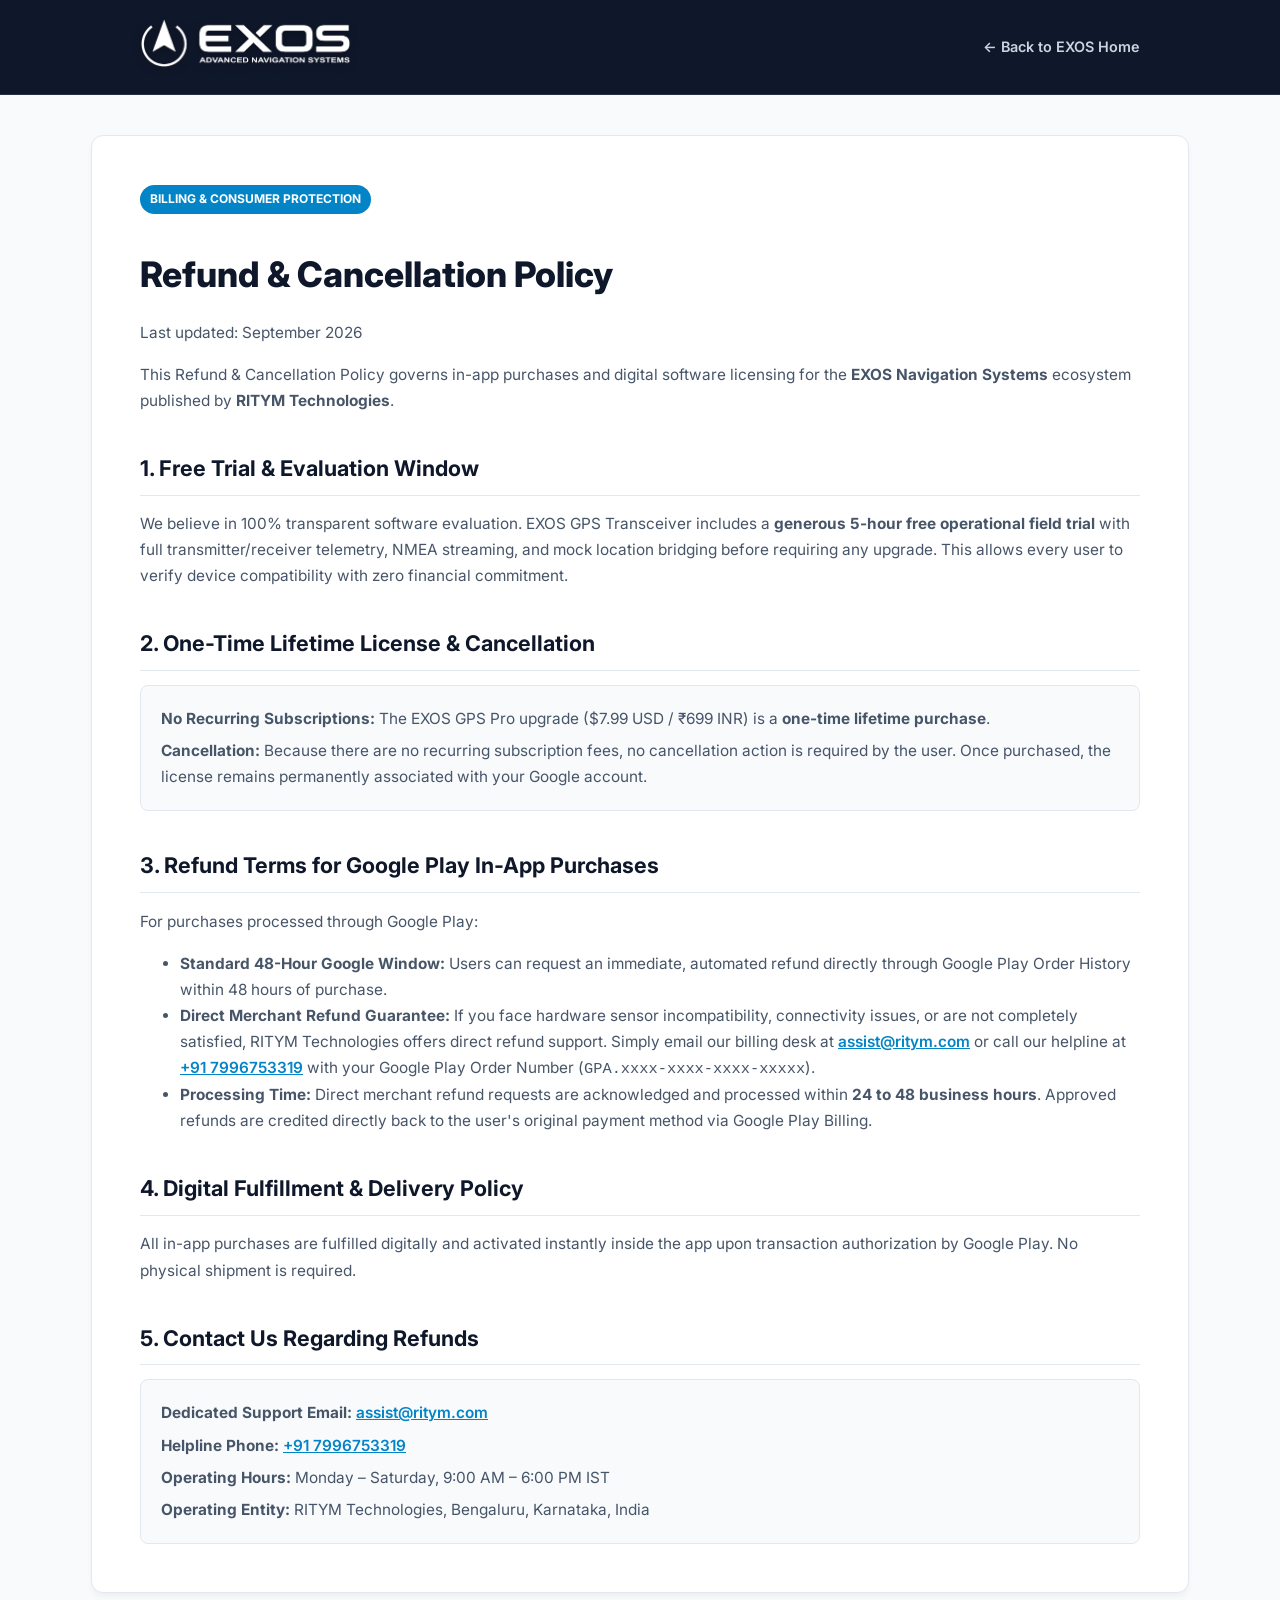
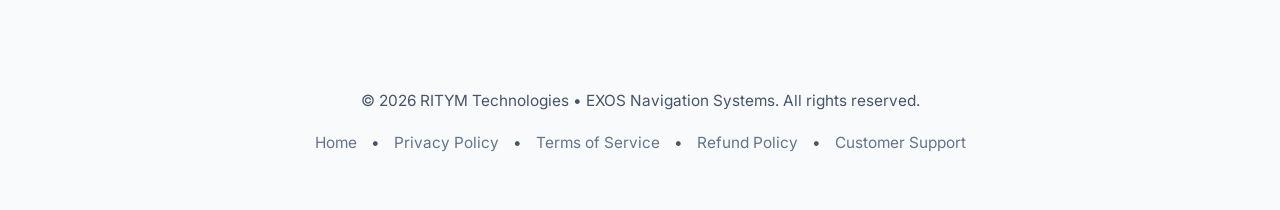
<file: refund.html>
<!DOCTYPE html>
<html lang="en">
<head>
  <!-- Google tag (gtag.js) - Privacy-safe anonymous analytics -->
  <script async src="https://www.googletagmanager.com/gtag/js?id=G-HNKE55GVQD"></script>
  <script>
    window.dataLayer = window.dataLayer || [];
    function gtag(){dataLayer.push(arguments);}
    gtag('js', new Date());

    gtag('config', 'G-HNKE55GVQD', {
      'anonymize_ip': true
    });

    // Auto-track Windows Station and application download clicks
    document.addEventListener('DOMContentLoaded', function() {
      document.querySelectorAll('a[href*=".exe"], a[href*="downloads/"]').forEach(function(btn) {
        btn.addEventListener('click', function() {
          if (typeof gtag === 'function') {
            gtag('event', 'file_download', {
              'file_name': 'EXOS-GPS-Station-Setup-v0.17.exe',
              'file_extension': 'exe',
              'link_text': (btn.innerText || '').trim(),
              'link_url': btn.getAttribute('href')
            });
            gtag('event', 'download_windows_station', {
              'event_category': 'Software Download',
              'event_label': 'EXOS GPS Station Windows Setup',
              'value': 1
            });
          }
        });
      });
    });
  </script>

  <meta charset="UTF-8">
  <meta name="viewport" content="width=device-width, initial-scale=1.0, maximum-scale=5.0, viewport-fit=cover">
  <title>Refund & Cancellation Policy | EXOS Navigation Systems</title>
  <link rel="icon" type="image/png" href="assets/icon.png">
  <link rel="preconnect" href="https://fonts.googleapis.com">
  <link rel="preconnect" href="https://fonts.gstatic.com" crossorigin>
  <link href="https://fonts.googleapis.com/css2?family=Inter:wght@400;500;600;700;800&family=JetBrains+Mono:wght@400;500&display=swap" rel="stylesheet">
  <style>
    body { font-family: 'Inter', sans-serif; line-height: 1.7; color: #334155; margin: 0; padding: 0; background-color: #f8fafc; }
    .header { background: #0f172a; color: #fff; padding: 18px 24px; border-bottom: 1px solid rgba(255,255,255,0.1); }
    .header-container { max-width: 1000px; margin: 0 auto; display: flex; align-items: center; justify-content: space-between; }
    .header img { height: 50px; width: auto; filter: drop-shadow(0 2px 4px rgba(0,0,0,0.35)); }
    .content-wrap { max-width: 1000px; margin: 40px auto; background: #fff; padding: 48px; border-radius: 12px; border: 1px solid #e2e8f0; box-shadow: 0 4px 6px -1px rgba(0, 0, 0, 0.05); }
    h1 { color: #0f172a; font-size: 2.2rem; margin-bottom: 8px; font-weight: 800; }
    h2 { color: #0f172a; font-size: 1.35rem; margin-top: 36px; margin-bottom: 14px; border-bottom: 1px solid #e2e8f0; padding-bottom: 8px; }
    p, li { font-size: 0.96rem; color: #475569; }
    .card { background: #f8fafc; border: 1px solid #e2e8f0; border-radius: 8px; padding: 20px; margin-top: 14px; }
    .badge { display: inline-block; background: #0284c7; color: #fff; padding: 4px 10px; border-radius: 20px; font-size: 0.75rem; font-weight: 700; text-transform: uppercase; margin-bottom: 8px; }
    .footer { text-align: center; padding: 40px 20px; font-size: 0.85rem; color: #64748b; }
    .footer a { color: #64748b; margin: 0 10px; text-decoration: none; }
    .footer a:hover { color: #0f172a; }
  </style>
</head>
<body>
  <header class="header">
    <div class="header-container">
      <a href="/"><img src="assets/exos_logo_dark.png" alt="EXOS Logo"></a>
      <a href="/" style="color:#cbd5e1; text-decoration:none; font-size:0.9rem; font-weight:600;">&larr; Back to EXOS Home</a>
    </div>
  </header>

  <div class="content-wrap">
    <span class="badge">Billing & Consumer Protection</span>
    <h1>Refund & Cancellation Policy</h1>
    <p>Last updated: September 2026</p>
    <p>This Refund & Cancellation Policy governs in-app purchases and digital software licensing for the <strong>EXOS Navigation Systems</strong> ecosystem published by <strong>RITYM Technologies</strong>.</p>

    <h2>1. Free Trial & Evaluation Window</h2>
    <p>We believe in 100% transparent software evaluation. EXOS GPS Transceiver includes a <strong>generous 5-hour free operational field trial</strong> with full transmitter/receiver telemetry, NMEA streaming, and mock location bridging before requiring any upgrade. This allows every user to verify device compatibility with zero financial commitment.</p>

    <h2>2. One-Time Lifetime License & Cancellation</h2>
    <div class="card">
      <p style="margin:0 0 6px 0;"><strong>No Recurring Subscriptions:</strong> The EXOS GPS Pro upgrade ($7.99 USD / &#8377;699 INR) is a <strong>one-time lifetime purchase</strong>.</p>
      <p style="margin:0;"><strong>Cancellation:</strong> Because there are no recurring subscription fees, no cancellation action is required by the user. Once purchased, the license remains permanently associated with your Google account.</p>
    </div>

    <h2>3. Refund Terms for Google Play In-App Purchases</h2>
    <p>For purchases processed through Google Play:</p>
    <ul>
      <li><strong>Standard 48-Hour Google Window:</strong> Users can request an immediate, automated refund directly through Google Play Order History within 48 hours of purchase.</li>
      <li><strong>Direct Merchant Refund Guarantee:</strong> If you face hardware sensor incompatibility, connectivity issues, or are not completely satisfied, RITYM Technologies offers direct refund support. Simply email our billing desk at <a href="mailto:assist@ritym.com" style="color:#0284c7; font-weight:600;">assist@ritym.com</a> or call our helpline at <a href="tel:+917996753319" style="color:#0284c7; font-weight:600;">+91 7996753319</a> with your Google Play Order Number (<code>GPA.xxxx-xxxx-xxxx-xxxxx</code>).</li>
      <li><strong>Processing Time:</strong> Direct merchant refund requests are acknowledged and processed within <strong>24 to 48 business hours</strong>. Approved refunds are credited directly back to the user's original payment method via Google Play Billing.</li>
    </ul>

    <h2>4. Digital Fulfillment & Delivery Policy</h2>
    <p>All in-app purchases are fulfilled digitally and activated instantly inside the app upon transaction authorization by Google Play. No physical shipment is required.</p>

    <h2>5. Contact Us Regarding Refunds</h2>
    <div class="card">
      <p style="margin:0 0 6px 0;"><strong>Dedicated Support Email:</strong> <a href="mailto:assist@ritym.com" style="color:#0284c7; font-weight:600;">assist@ritym.com</a></p>
      <p style="margin:0 0 6px 0;"><strong>Helpline Phone:</strong> <a href="tel:+917996753319" style="color:#0284c7; font-weight:600;">+91 7996753319</a></p>
      <p style="margin:0 0 6px 0;"><strong>Operating Hours:</strong> Monday &ndash; Saturday, 9:00 AM &ndash; 6:00 PM IST</p>
      <p style="margin:0;"><strong>Operating Entity:</strong> RITYM Technologies, Bengaluru, Karnataka, India</p>
    </div>
  </div>

  <footer class="footer">
    <p>&copy; 2026 RITYM Technologies &bull; EXOS Navigation Systems. All rights reserved.</p>
    <p>
      <a href="/">Home</a> &bull;
      <a href="privacy.html">Privacy Policy</a> &bull;
      <a href="terms.html">Terms of Service</a> &bull;
      <a href="refund.html">Refund Policy</a> &bull;
      <a href="support.html">Customer Support</a>
    </p>
  </footer>
</body>
</html>
</file>
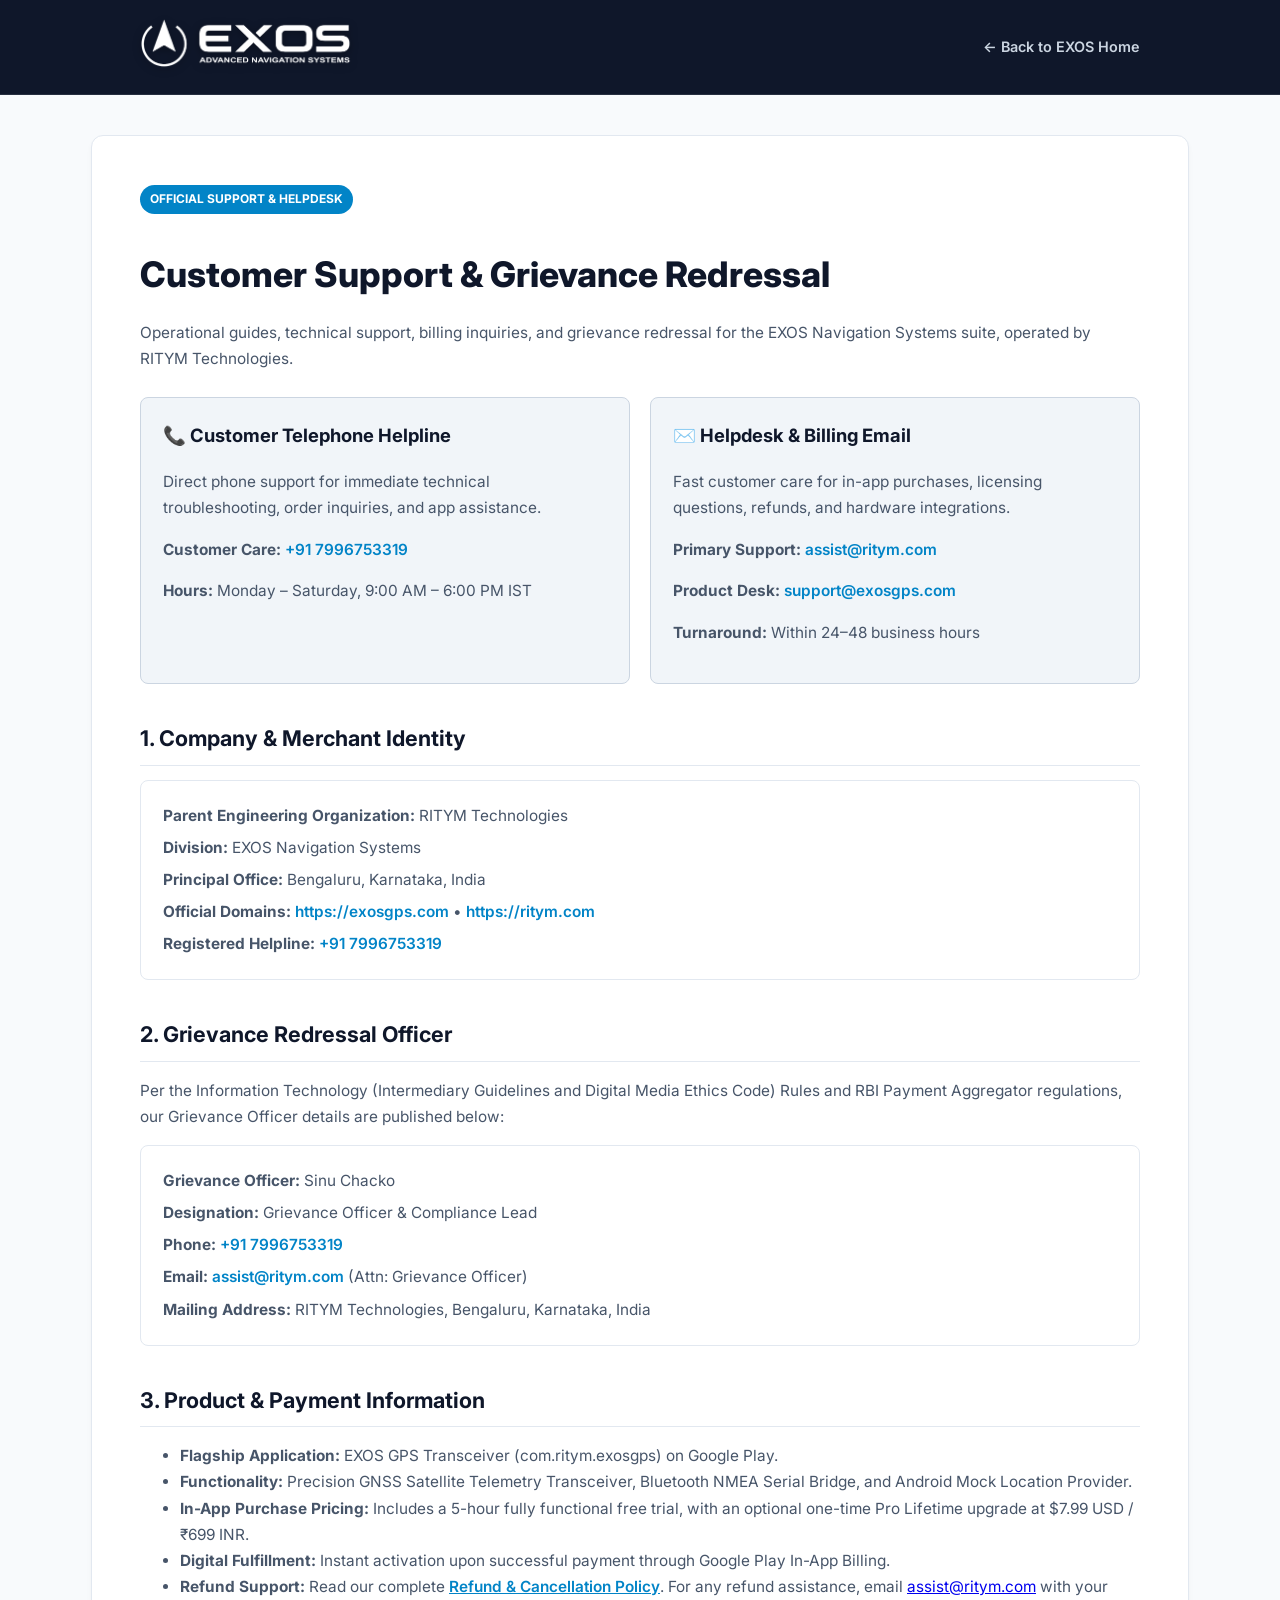
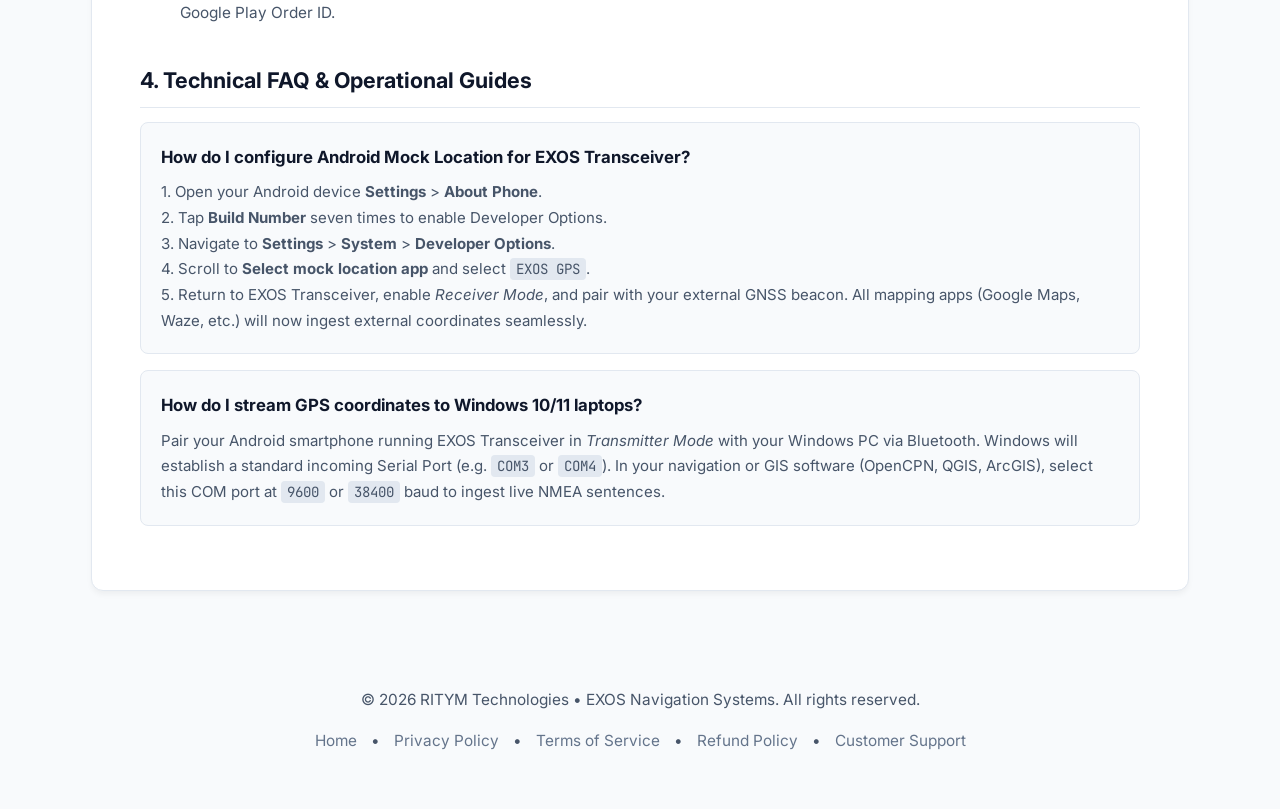
<file: support.html>
<!DOCTYPE html>
<html lang="en">
<head>
  <!-- Google tag (gtag.js) - Privacy-safe anonymous analytics -->
  <script async src="https://www.googletagmanager.com/gtag/js?id=G-HNKE55GVQD"></script>
  <script>
    window.dataLayer = window.dataLayer || [];
    function gtag(){dataLayer.push(arguments);}
    gtag('js', new Date());

    gtag('config', 'G-HNKE55GVQD', {
      'anonymize_ip': true
    });

    // Auto-track Windows Station and application download clicks
    document.addEventListener('DOMContentLoaded', function() {
      document.querySelectorAll('a[href*=".exe"], a[href*="downloads/"]').forEach(function(btn) {
        btn.addEventListener('click', function() {
          if (typeof gtag === 'function') {
            gtag('event', 'file_download', {
              'file_name': 'EXOS-GPS-Station-Setup-v0.17.exe',
              'file_extension': 'exe',
              'link_text': (btn.innerText || '').trim(),
              'link_url': btn.getAttribute('href')
            });
            gtag('event', 'download_windows_station', {
              'event_category': 'Software Download',
              'event_label': 'EXOS GPS Station Windows Setup',
              'value': 1
            });
          }
        });
      });
    });
  </script>

  <meta charset="UTF-8">
  <meta name="viewport" content="width=device-width, initial-scale=1.0, maximum-scale=5.0, viewport-fit=cover">
  <title>Customer Support & Helpdesk | EXOS Navigation Systems</title>
  <link rel="icon" type="image/png" href="assets/icon.png">
  <link rel="preconnect" href="https://fonts.googleapis.com">
  <link rel="preconnect" href="https://fonts.gstatic.com" crossorigin>
  <link href="https://fonts.googleapis.com/css2?family=Inter:wght@400;500;600;700;800&family=JetBrains+Mono:wght@400;500&display=swap" rel="stylesheet">
  <style>
    body { font-family: 'Inter', sans-serif; line-height: 1.7; color: #334155; margin: 0; padding: 0; background-color: #f8fafc; }
    .header { background: #0f172a; color: #fff; padding: 18px 24px; border-bottom: 1px solid rgba(255,255,255,0.1); }
    .header-container { max-width: 1000px; margin: 0 auto; display: flex; align-items: center; justify-content: space-between; }
    .header img { height: 50px; width: auto; filter: drop-shadow(0 2px 4px rgba(0,0,0,0.35)); }
    .content-wrap { max-width: 1000px; margin: 40px auto; background: #fff; padding: 48px; border-radius: 12px; border: 1px solid #e2e8f0; box-shadow: 0 4px 6px -1px rgba(0, 0, 0, 0.05); }
    h1 { color: #0f172a; font-size: 2.2rem; margin-bottom: 8px; font-weight: 800; }
    h2 { color: #0f172a; font-size: 1.35rem; margin-top: 36px; margin-bottom: 14px; border-bottom: 1px solid #e2e8f0; padding-bottom: 8px; }
    p, li { font-size: 0.96rem; color: #475569; }
    .faq-box { background: #f8fafc; border: 1px solid #e2e8f0; border-radius: 8px; padding: 20px; margin-bottom: 16px; }
    .faq-q { font-weight: 700; color: #0f172a; margin-bottom: 8px; font-size: 1.05rem; }
    .faq-a { color: #475569; font-size: 0.94rem; }
    .contact-grid { display: grid; grid-template-columns: repeat(auto-fit, minmax(280px, 1fr)); gap: 20px; margin: 24px 0; }
    .contact-card { background: #f1f5f9; border: 1px solid #cbd5e1; border-radius: 8px; padding: 22px; }
    .contact-card h3 { margin-top: 0; color: #0f172a; font-size: 1.15rem; }
    .contact-card a { color: #0284c7; text-decoration: none; font-weight: 600; }
    .contact-card a:hover { text-decoration: underline; }
    .badge { display: inline-block; background: #0284c7; color: #fff; padding: 4px 10px; border-radius: 20px; font-size: 0.75rem; font-weight: 700; text-transform: uppercase; margin-bottom: 8px; }
    code { font-family: 'JetBrains Mono', monospace; background: #e2e8f0; padding: 2px 6px; border-radius: 4px; font-size: 0.88rem; }
    .footer { text-align: center; padding: 40px 20px; font-size: 0.85rem; color: #64748b; }
    .footer a { color: #64748b; margin: 0 10px; text-decoration: none; }
    .footer a:hover { color: #0f172a; }
  </style>
</head>
<body>
  <header class="header">
    <div class="header-container">
      <a href="/"><img src="assets/exos_logo_dark.png" alt="EXOS Logo"></a>
      <a href="/" style="color:#cbd5e1; text-decoration:none; font-size:0.9rem; font-weight:600;">&larr; Back to EXOS Home</a>
    </div>
  </header>

  <div class="content-wrap">
    <span class="badge">Official Support & Helpdesk</span>
    <h1>Customer Support & Grievance Redressal</h1>
    <p>Operational guides, technical support, billing inquiries, and grievance redressal for the EXOS Navigation Systems suite, operated by RITYM Technologies.</p>

    <div class="contact-grid">
      <div class="contact-card">
        <h3>📞 Customer Telephone Helpline</h3>
        <p>Direct phone support for immediate technical troubleshooting, order inquiries, and app assistance.</p>
        <p><strong>Customer Care:</strong> <a href="tel:+917996753319">+91 7996753319</a></p>
        <p><strong>Hours:</strong> Monday – Saturday, 9:00 AM – 6:00 PM IST</p>
      </div>

      <div class="contact-card">
        <h3>✉️ Helpdesk & Billing Email</h3>
        <p>Fast customer care for in-app purchases, licensing questions, refunds, and hardware integrations.</p>
        <p><strong>Primary Support:</strong> <a href="mailto:assist@ritym.com">assist@ritym.com</a></p>
        <p><strong>Product Desk:</strong> <a href="mailto:support@exosgps.com">support@exosgps.com</a></p>
        <p><strong>Turnaround:</strong> Within 24–48 business hours</p>
      </div>
    </div>

    <h2>1. Company & Merchant Identity</h2>
    <div class="contact-card" style="background:#fff; border-color:#e2e8f0;">
      <p style="margin:0 0 6px 0;"><strong>Parent Engineering Organization:</strong> RITYM Technologies</p>
      <p style="margin:0 0 6px 0;"><strong>Division:</strong> EXOS Navigation Systems</p>
      <p style="margin:0 0 6px 0;"><strong>Principal Office:</strong> Bengaluru, Karnataka, India</p>
      <p style="margin:0 0 6px 0;"><strong>Official Domains:</strong> <a href="https://exosgps.com">https://exosgps.com</a> &bull; <a href="https://ritym.com" target="_blank">https://ritym.com</a></p>
      <p style="margin:0;"><strong>Registered Helpline:</strong> <a href="tel:+917996753319">+91 7996753319</a></p>
    </div>

    <h2>2. Grievance Redressal Officer</h2>
    <p>Per the Information Technology (Intermediary Guidelines and Digital Media Ethics Code) Rules and RBI Payment Aggregator regulations, our Grievance Officer details are published below:</p>
    <div class="contact-card" style="background:#fff; border-color:#e2e8f0;">
      <p style="margin:0 0 6px 0;"><strong>Grievance Officer:</strong> Sinu Chacko</p>
      <p style="margin:0 0 6px 0;"><strong>Designation:</strong> Grievance Officer & Compliance Lead</p>
      <p style="margin:0 0 6px 0;"><strong>Phone:</strong> <a href="tel:+917996753319">+91 7996753319</a></p>
      <p style="margin:0 0 6px 0;"><strong>Email:</strong> <a href="mailto:assist@ritym.com">assist@ritym.com</a> (Attn: Grievance Officer)</p>
      <p style="margin:0;"><strong>Mailing Address:</strong> RITYM Technologies, Bengaluru, Karnataka, India</p>
    </div>

    <h2>3. Product & Payment Information</h2>
    <ul>
      <li><strong>Flagship Application:</strong> EXOS GPS Transceiver (com.ritym.exosgps) on Google Play.</li>
      <li><strong>Functionality:</strong> Precision GNSS Satellite Telemetry Transceiver, Bluetooth NMEA Serial Bridge, and Android Mock Location Provider.</li>
      <li><strong>In-App Purchase Pricing:</strong> Includes a 5-hour fully functional free trial, with an optional one-time Pro Lifetime upgrade at $7.99 USD / &#8377;699 INR.</li>
      <li><strong>Digital Fulfillment:</strong> Instant activation upon successful payment through Google Play In-App Billing.</li>
      <li><strong>Refund Support:</strong> Read our complete <a href="refund.html" style="color:#0284c7; font-weight:600;">Refund & Cancellation Policy</a>. For any refund assistance, email <a href="mailto:assist@ritym.com">assist@ritym.com</a> with your Google Play Order ID.</li>
    </ul>

    <h2>4. Technical FAQ & Operational Guides</h2>
    <div class="faq-box">
      <div class="faq-q">How do I configure Android Mock Location for EXOS Transceiver?</div>
      <div class="faq-a">
        1. Open your Android device <strong>Settings</strong> &gt; <strong>About Phone</strong>.<br>
        2. Tap <strong>Build Number</strong> seven times to enable Developer Options.<br>
        3. Navigate to <strong>Settings</strong> &gt; <strong>System</strong> &gt; <strong>Developer Options</strong>.<br>
        4. Scroll to <strong>Select mock location app</strong> and select <code>EXOS GPS</code>.<br>
        5. Return to EXOS Transceiver, enable <em>Receiver Mode</em>, and pair with your external GNSS beacon. All mapping apps (Google Maps, Waze, etc.) will now ingest external coordinates seamlessly.
      </div>
    </div>

    <div class="faq-box">
      <div class="faq-q">How do I stream GPS coordinates to Windows 10/11 laptops?</div>
      <div class="faq-a">
        Pair your Android smartphone running EXOS Transceiver in <em>Transmitter Mode</em> with your Windows PC via Bluetooth. Windows will establish a standard incoming Serial Port (e.g. <code>COM3</code> or <code>COM4</code>). In your navigation or GIS software (OpenCPN, QGIS, ArcGIS), select this COM port at <code>9600</code> or <code>38400</code> baud to ingest live NMEA sentences.
      </div>
    </div>
  </div>

  <footer class="footer">
    <p>&copy; 2026 RITYM Technologies &bull; EXOS Navigation Systems. All rights reserved.</p>
    <p>
      <a href="/">Home</a> &bull;
      <a href="privacy.html">Privacy Policy</a> &bull;
      <a href="terms.html">Terms of Service</a> &bull;
      <a href="refund.html">Refund Policy</a> &bull;
      <a href="support.html">Customer Support</a>
    </p>
  </footer>
</body>
</html>
</file>
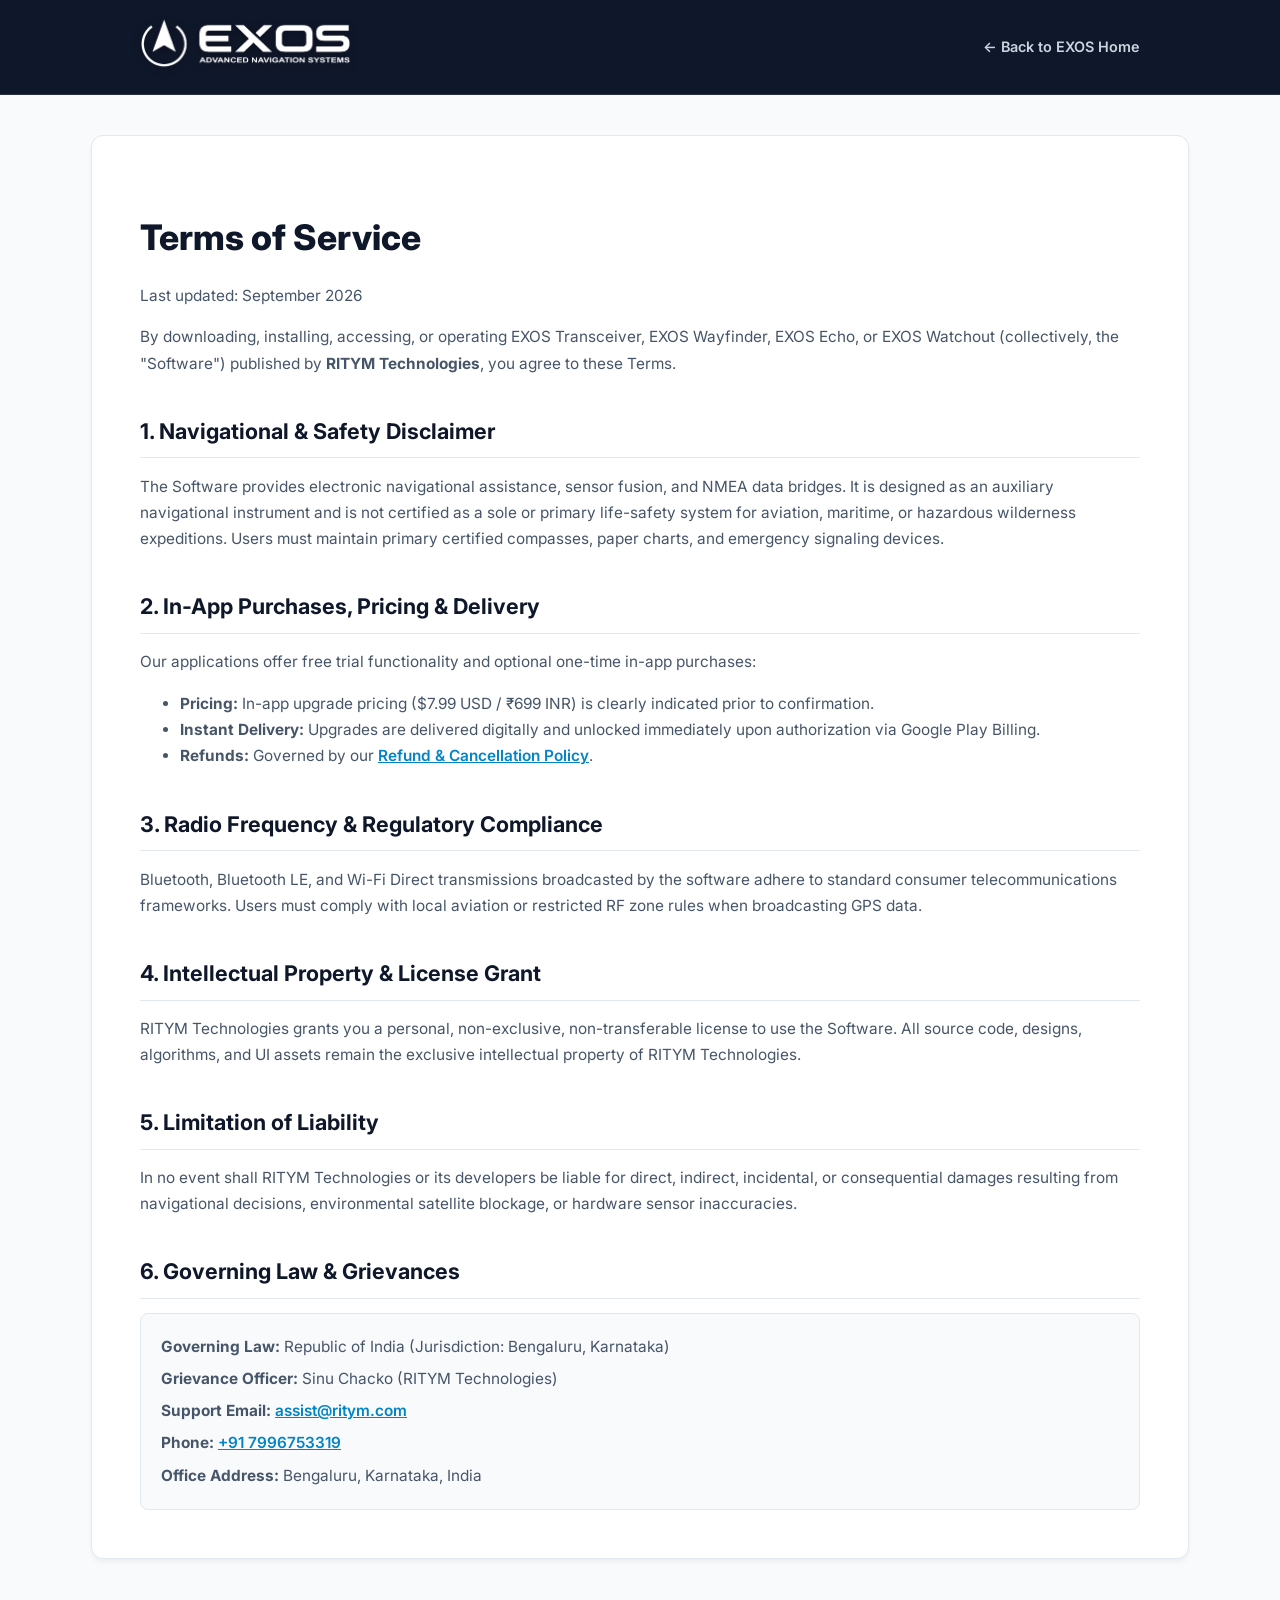
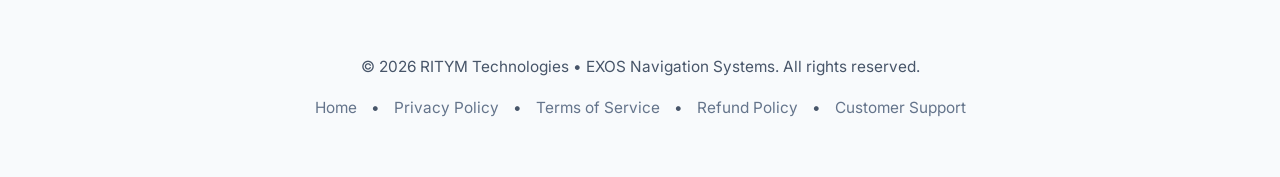
<file: terms.html>
<!DOCTYPE html>
<html lang="en">
<head>
  <!-- Google tag (gtag.js) - Privacy-safe anonymous analytics -->
  <script async src="https://www.googletagmanager.com/gtag/js?id=G-HNKE55GVQD"></script>
  <script>
    window.dataLayer = window.dataLayer || [];
    function gtag(){dataLayer.push(arguments);}
    gtag('js', new Date());

    gtag('config', 'G-HNKE55GVQD', {
      'anonymize_ip': true
    });

    // Auto-track Windows Station and application download clicks
    document.addEventListener('DOMContentLoaded', function() {
      document.querySelectorAll('a[href*=".exe"], a[href*="downloads/"]').forEach(function(btn) {
        btn.addEventListener('click', function() {
          if (typeof gtag === 'function') {
            gtag('event', 'file_download', {
              'file_name': 'EXOS-GPS-Station-Setup-v0.17.exe',
              'file_extension': 'exe',
              'link_text': (btn.innerText || '').trim(),
              'link_url': btn.getAttribute('href')
            });
            gtag('event', 'download_windows_station', {
              'event_category': 'Software Download',
              'event_label': 'EXOS GPS Station Windows Setup',
              'value': 1
            });
          }
        });
      });
    });
  </script>

  <meta charset="UTF-8">
  <meta name="viewport" content="width=device-width, initial-scale=1.0, maximum-scale=5.0, viewport-fit=cover">
  <title>Terms of Service | EXOS Navigation Systems & RITYM Technologies</title>
  <link rel="icon" type="image/png" href="assets/icon.png">
  <link rel="preconnect" href="https://fonts.googleapis.com">
  <link rel="preconnect" href="https://fonts.gstatic.com" crossorigin>
  <link href="https://fonts.googleapis.com/css2?family=Inter:wght@400;500;600;700;800&family=JetBrains+Mono:wght@400;500&display=swap" rel="stylesheet">
  <style>
    body { font-family: 'Inter', sans-serif; line-height: 1.7; color: #334155; margin: 0; padding: 0; background-color: #f8fafc; }
    .header { background: #0f172a; color: #fff; padding: 18px 24px; border-bottom: 1px solid rgba(255,255,255,0.1); }
    .header-container { max-width: 1000px; margin: 0 auto; display: flex; align-items: center; justify-content: space-between; }
    .header img { height: 50px; width: auto; filter: drop-shadow(0 2px 4px rgba(0,0,0,0.35)); }
    .content-wrap { max-width: 1000px; margin: 40px auto; background: #fff; padding: 48px; border-radius: 12px; border: 1px solid #e2e8f0; box-shadow: 0 4px 6px -1px rgba(0, 0, 0, 0.05); }
    h1 { color: #0f172a; font-size: 2.2rem; margin-bottom: 8px; font-weight: 800; }
    h2 { color: #0f172a; font-size: 1.35rem; margin-top: 36px; margin-bottom: 14px; border-bottom: 1px solid #e2e8f0; padding-bottom: 8px; }
    p, li { font-size: 0.96rem; color: #475569; }
    .card { background: #f8fafc; border: 1px solid #e2e8f0; border-radius: 8px; padding: 20px; margin-top: 14px; }
    .footer { text-align: center; padding: 40px 20px; font-size: 0.85rem; color: #64748b; }
    .footer a { color: #64748b; margin: 0 10px; text-decoration: none; }
    .footer a:hover { color: #0f172a; }
  </style>
</head>
<body>
  <header class="header">
    <div class="header-container">
      <a href="/"><img src="assets/exos_logo_dark.png" alt="EXOS Logo"></a>
      <a href="/" style="color:#cbd5e1; text-decoration:none; font-size:0.9rem; font-weight:600;">&larr; Back to EXOS Home</a>
    </div>
  </header>

  <div class="content-wrap">
    <h1>Terms of Service</h1>
    <p>Last updated: September 2026</p>
    <p>By downloading, installing, accessing, or operating EXOS Transceiver, EXOS Wayfinder, EXOS Echo, or EXOS Watchout (collectively, the "Software") published by <strong>RITYM Technologies</strong>, you agree to these Terms.</p>

    <h2>1. Navigational & Safety Disclaimer</h2>
    <p>The Software provides electronic navigational assistance, sensor fusion, and NMEA data bridges. It is designed as an auxiliary navigational instrument and is not certified as a sole or primary life-safety system for aviation, maritime, or hazardous wilderness expeditions. Users must maintain primary certified compasses, paper charts, and emergency signaling devices.</p>

    <h2>2. In-App Purchases, Pricing & Delivery</h2>
    <p>Our applications offer free trial functionality and optional one-time in-app purchases:</p>
    <ul>
      <li><strong>Pricing:</strong> In-app upgrade pricing ($7.99 USD / &#8377;699 INR) is clearly indicated prior to confirmation.</li>
      <li><strong>Instant Delivery:</strong> Upgrades are delivered digitally and unlocked immediately upon authorization via Google Play Billing.</li>
      <li><strong>Refunds:</strong> Governed by our <a href="refund.html" style="color:#0284c7; font-weight:600;">Refund & Cancellation Policy</a>.</li>
    </ul>

    <h2>3. Radio Frequency & Regulatory Compliance</h2>
    <p>Bluetooth, Bluetooth LE, and Wi-Fi Direct transmissions broadcasted by the software adhere to standard consumer telecommunications frameworks. Users must comply with local aviation or restricted RF zone rules when broadcasting GPS data.</p>

    <h2>4. Intellectual Property & License Grant</h2>
    <p>RITYM Technologies grants you a personal, non-exclusive, non-transferable license to use the Software. All source code, designs, algorithms, and UI assets remain the exclusive intellectual property of RITYM Technologies.</p>

    <h2>5. Limitation of Liability</h2>
    <p>In no event shall RITYM Technologies or its developers be liable for direct, indirect, incidental, or consequential damages resulting from navigational decisions, environmental satellite blockage, or hardware sensor inaccuracies.</p>

    <h2>6. Governing Law & Grievances</h2>
    <div class="card">
      <p style="margin:0 0 6px 0;"><strong>Governing Law:</strong> Republic of India (Jurisdiction: Bengaluru, Karnataka)</p>
      <p style="margin:0 0 6px 0;"><strong>Grievance Officer:</strong> Sinu Chacko (RITYM Technologies)</p>
      <p style="margin:0 0 6px 0;"><strong>Support Email:</strong> <a href="mailto:assist@ritym.com" style="color:#0284c7; font-weight:600;">assist@ritym.com</a></p>
      <p style="margin:0 0 6px 0;"><strong>Phone:</strong> <a href="tel:+917996753319" style="color:#0284c7; font-weight:600;">+91 7996753319</a></p>
      <p style="margin:0;"><strong>Office Address:</strong> Bengaluru, Karnataka, India</p>
    </div>
  </div>

  <footer class="footer">
    <p>&copy; 2026 RITYM Technologies &bull; EXOS Navigation Systems. All rights reserved.</p>
    <p>
      <a href="/">Home</a> &bull;
      <a href="privacy.html">Privacy Policy</a> &bull;
      <a href="terms.html">Terms of Service</a> &bull;
      <a href="refund.html">Refund Policy</a> &bull;
      <a href="support.html">Customer Support</a>
    </p>
  </footer>
</body>
</html>
</file>
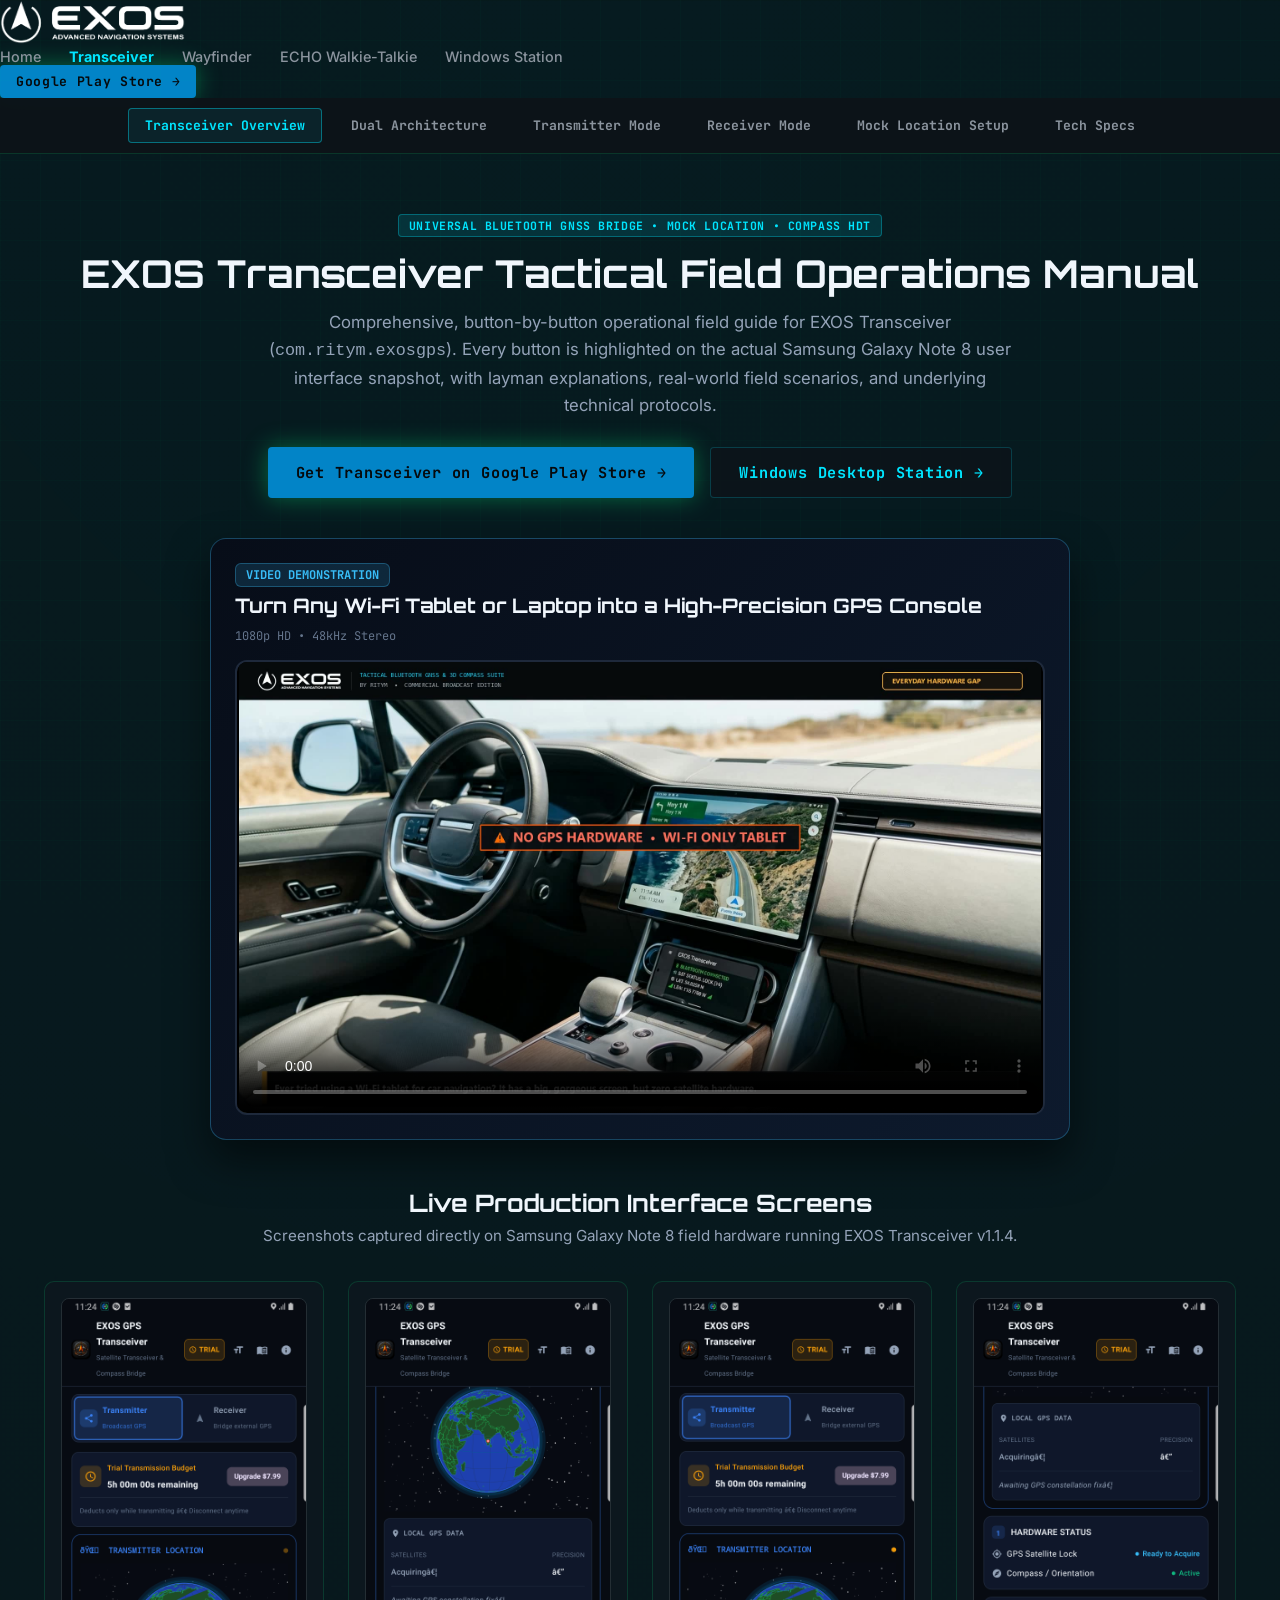
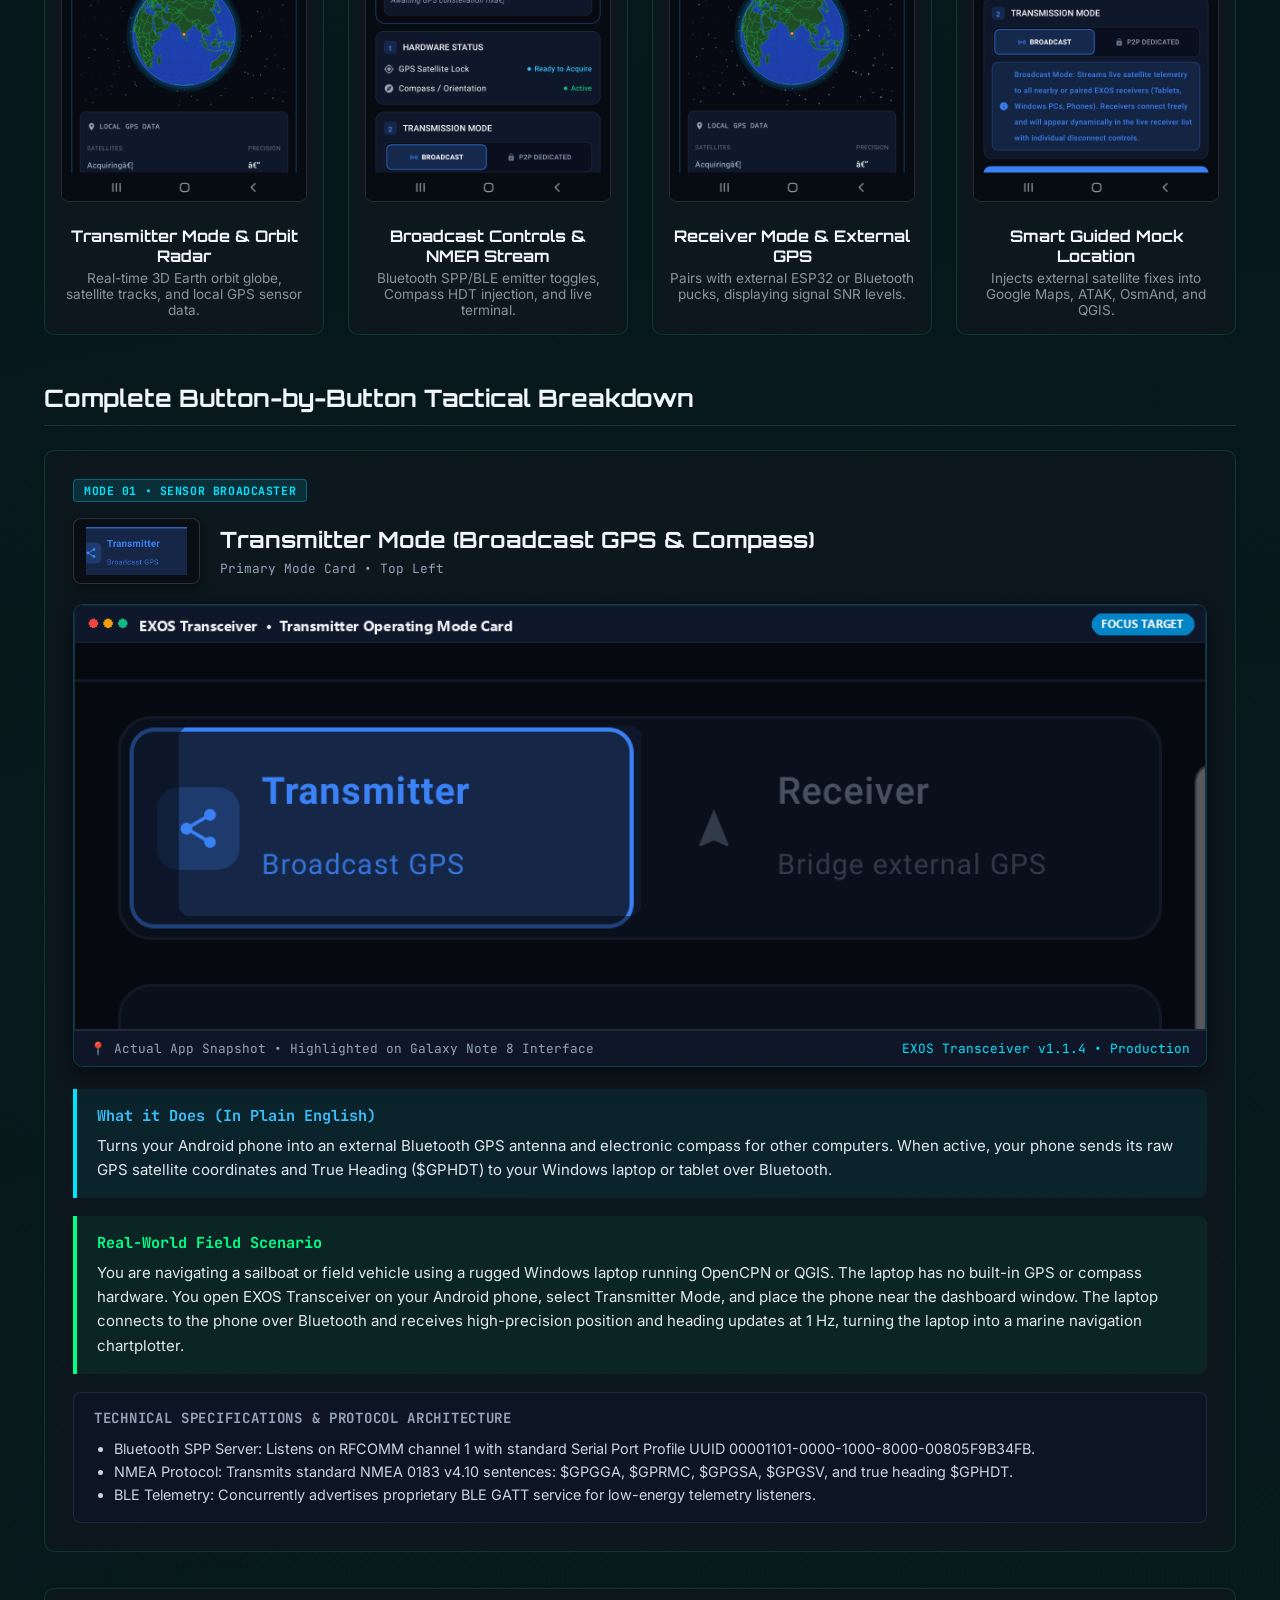
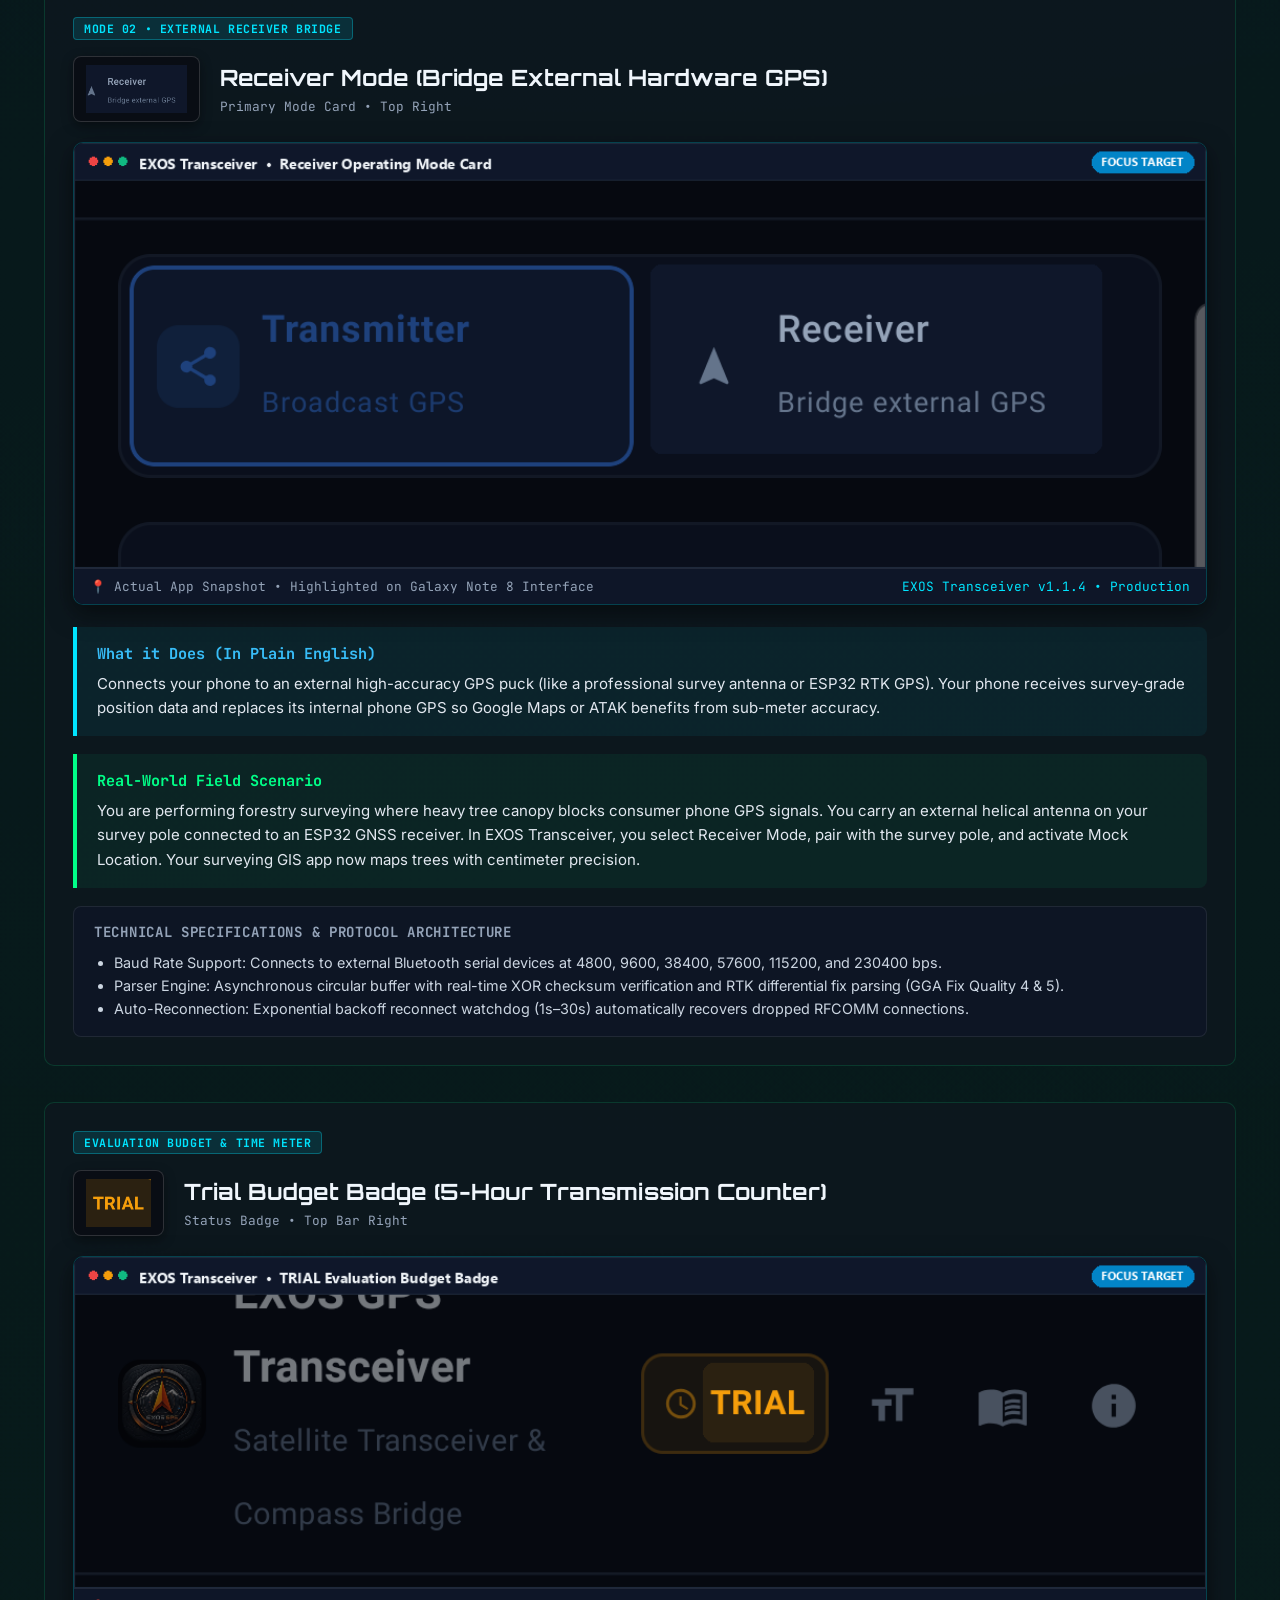
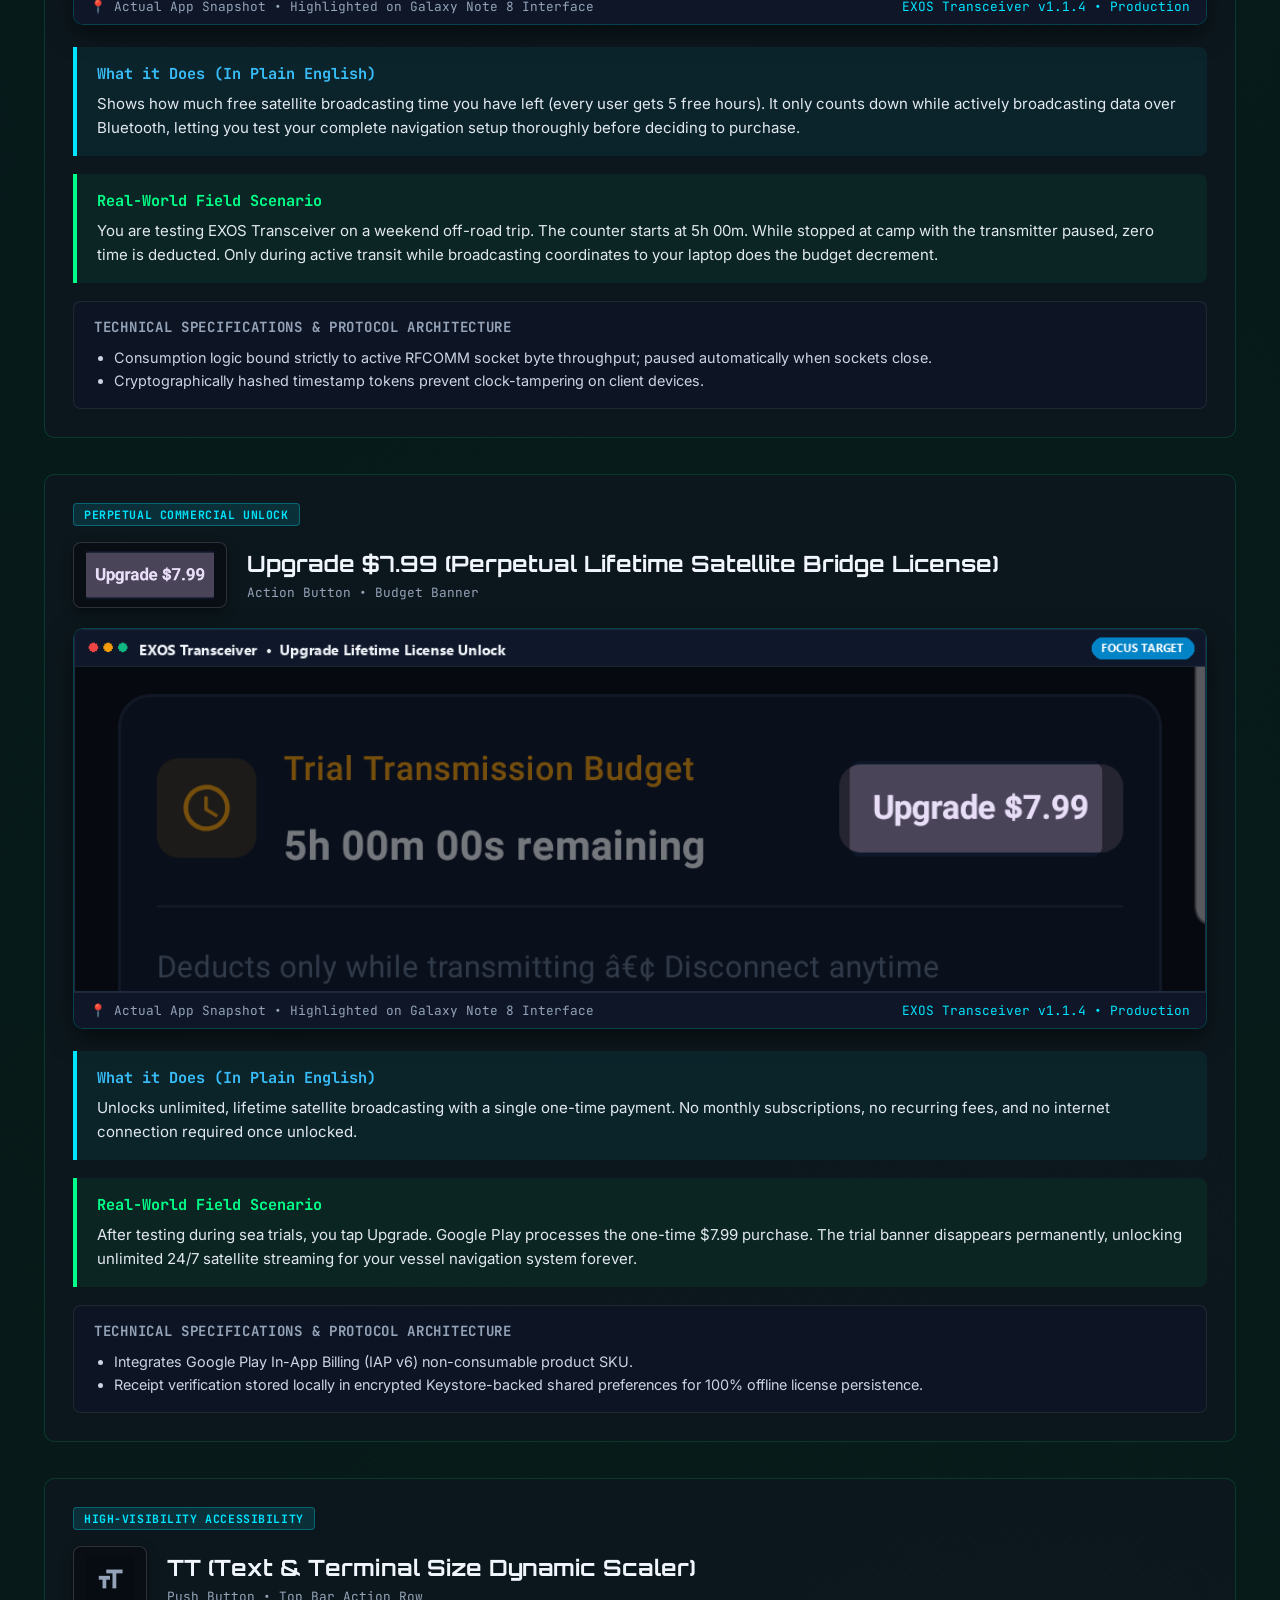
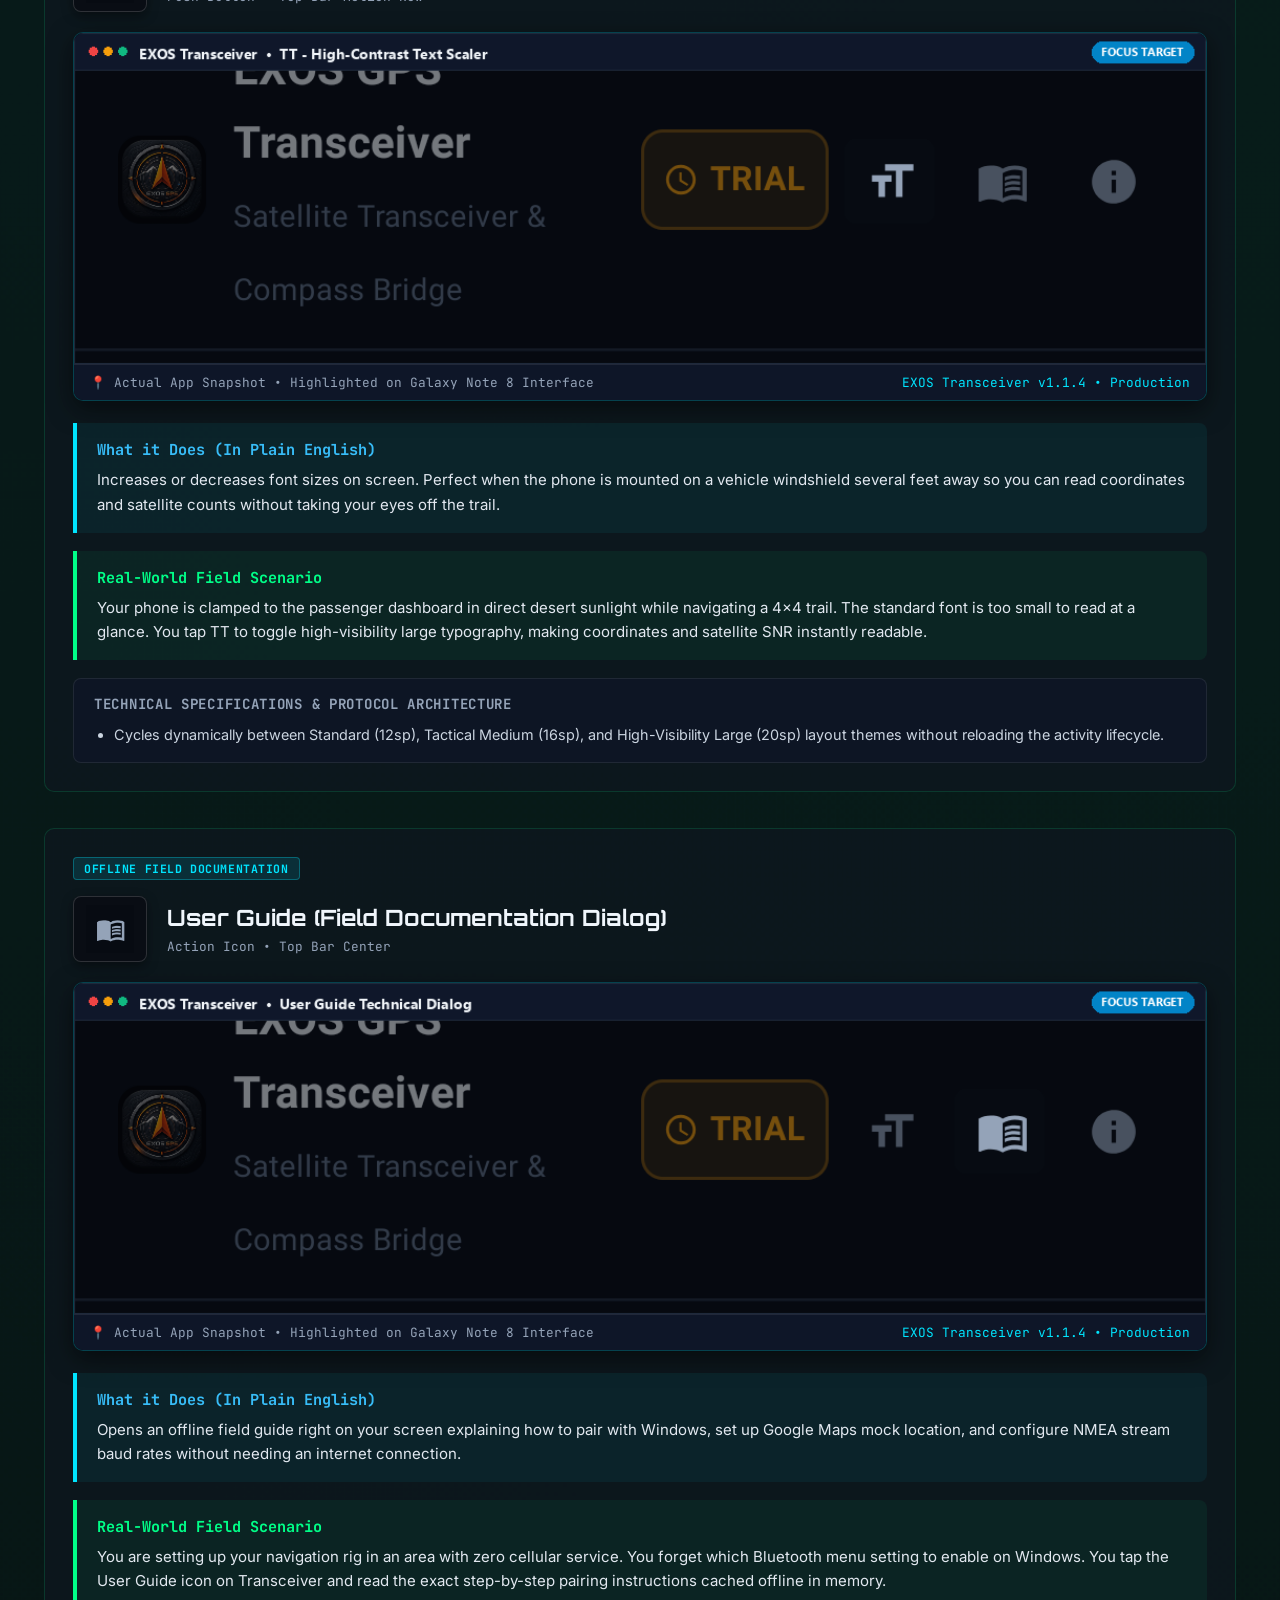
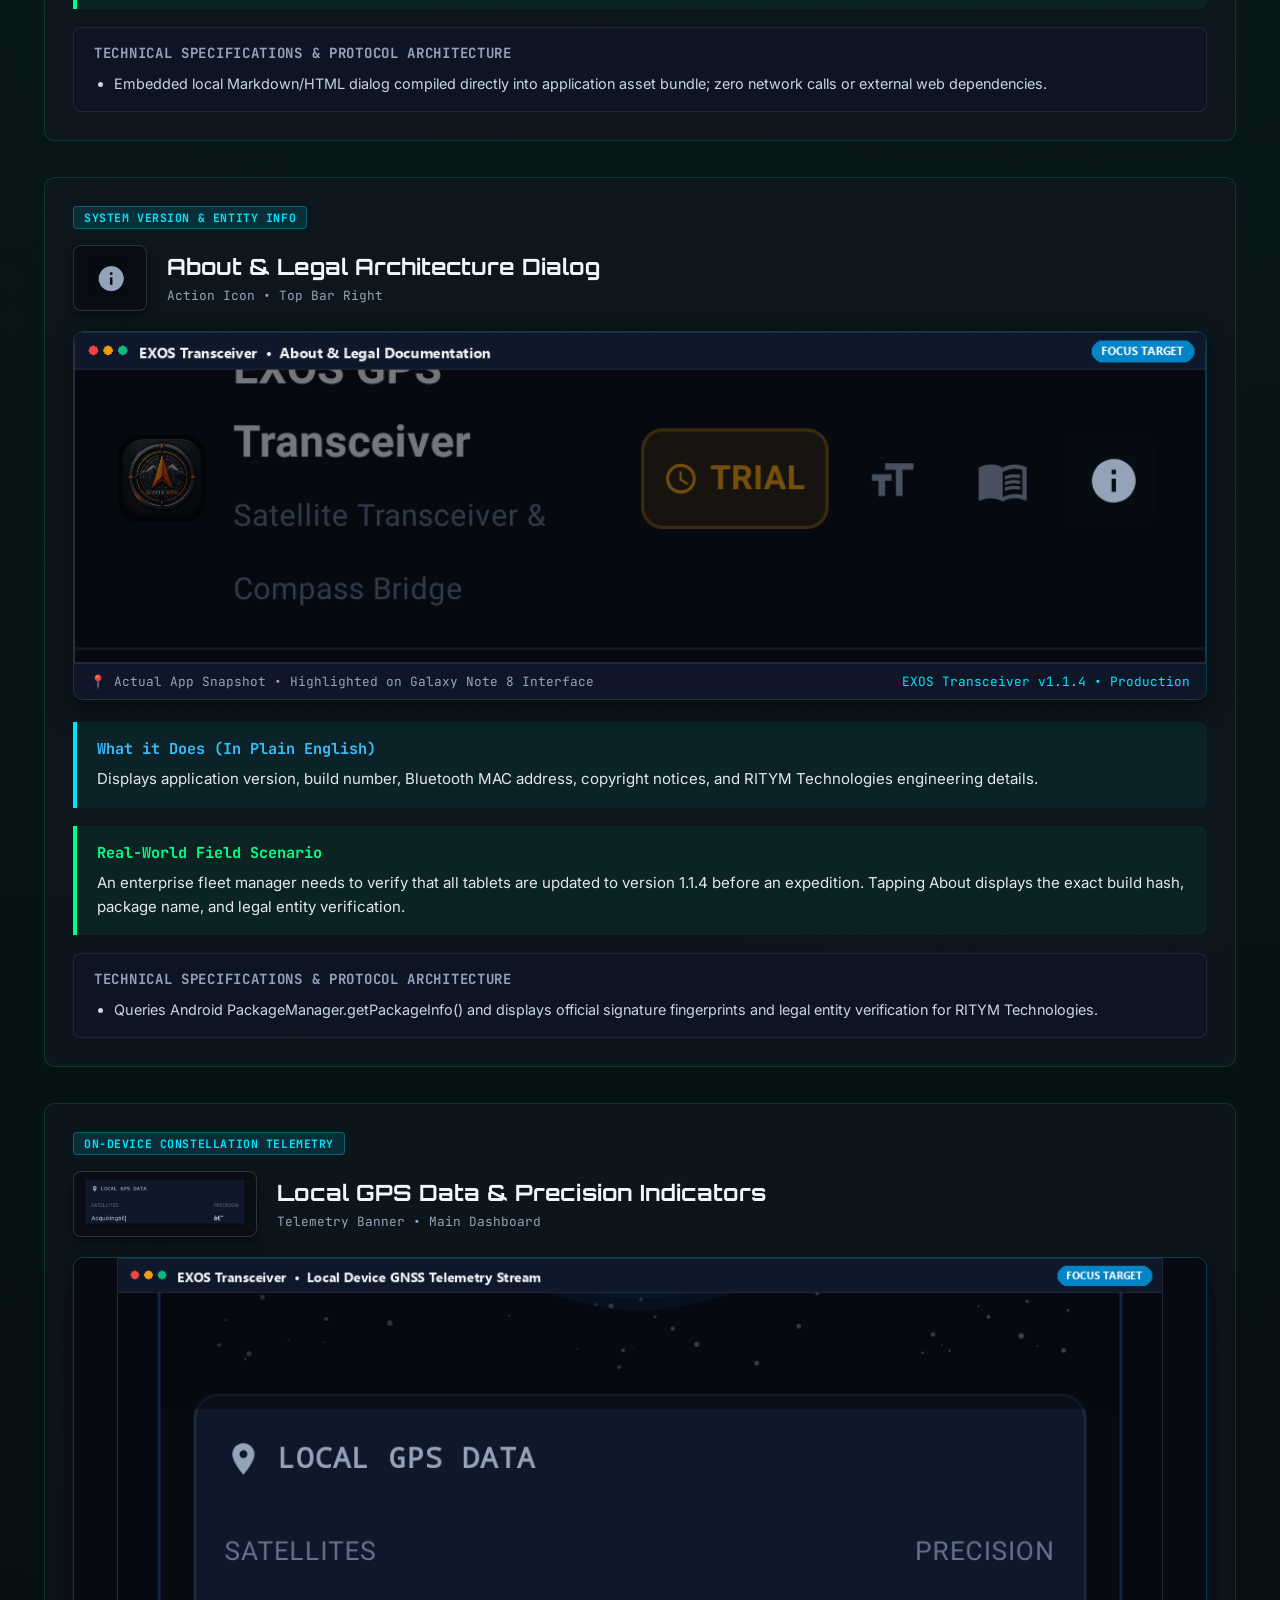
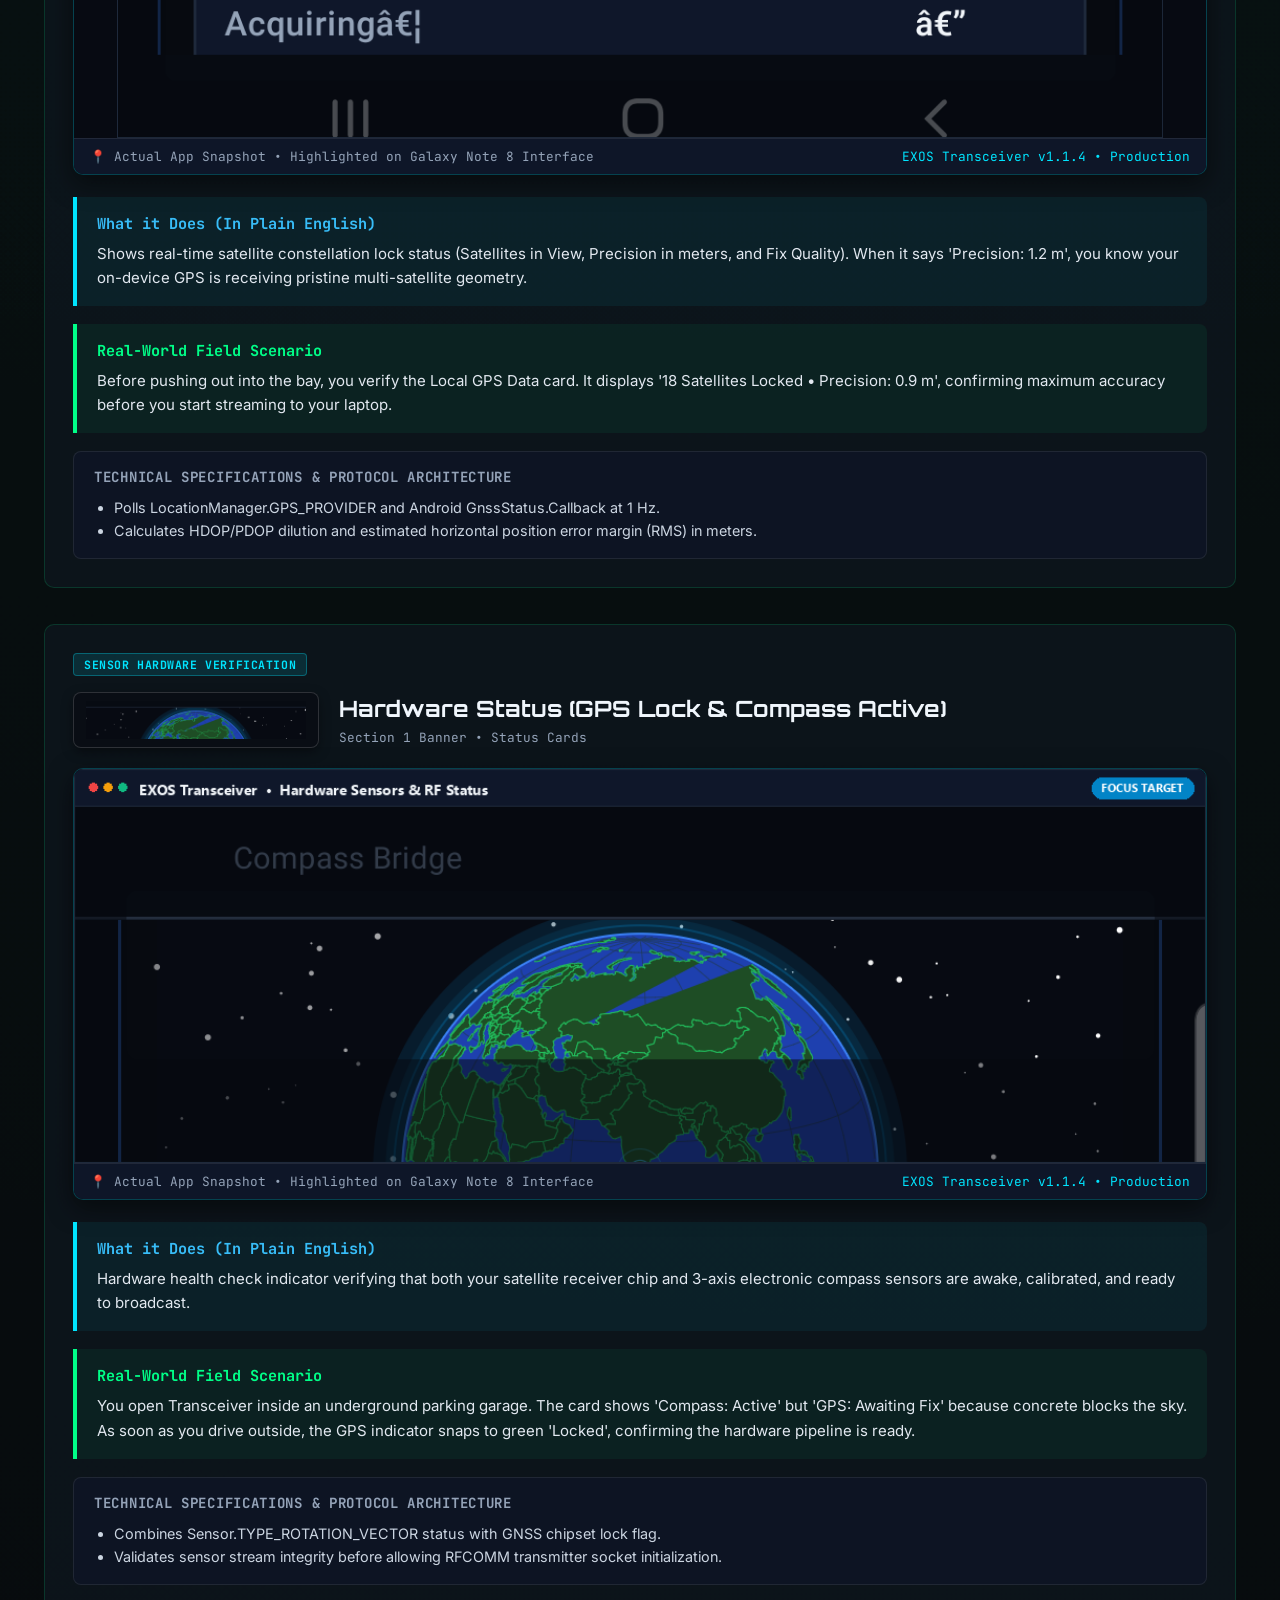
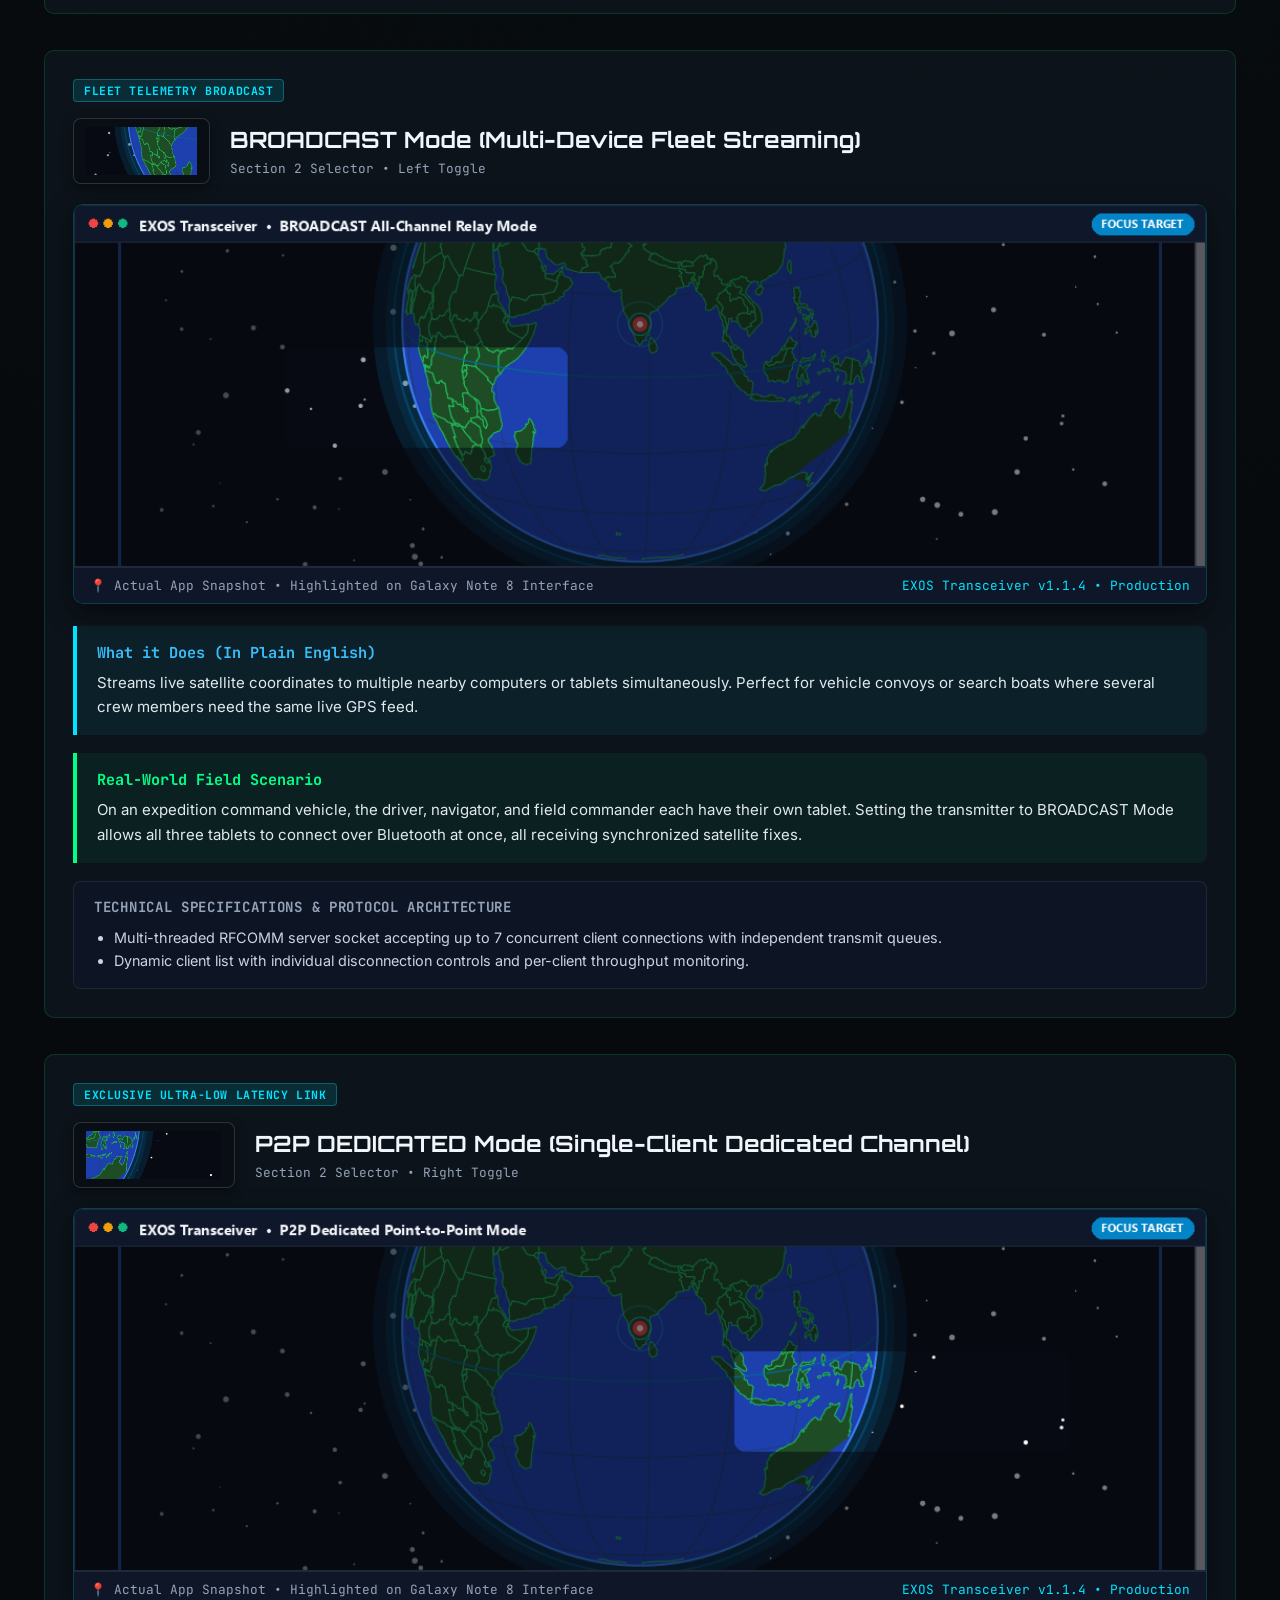
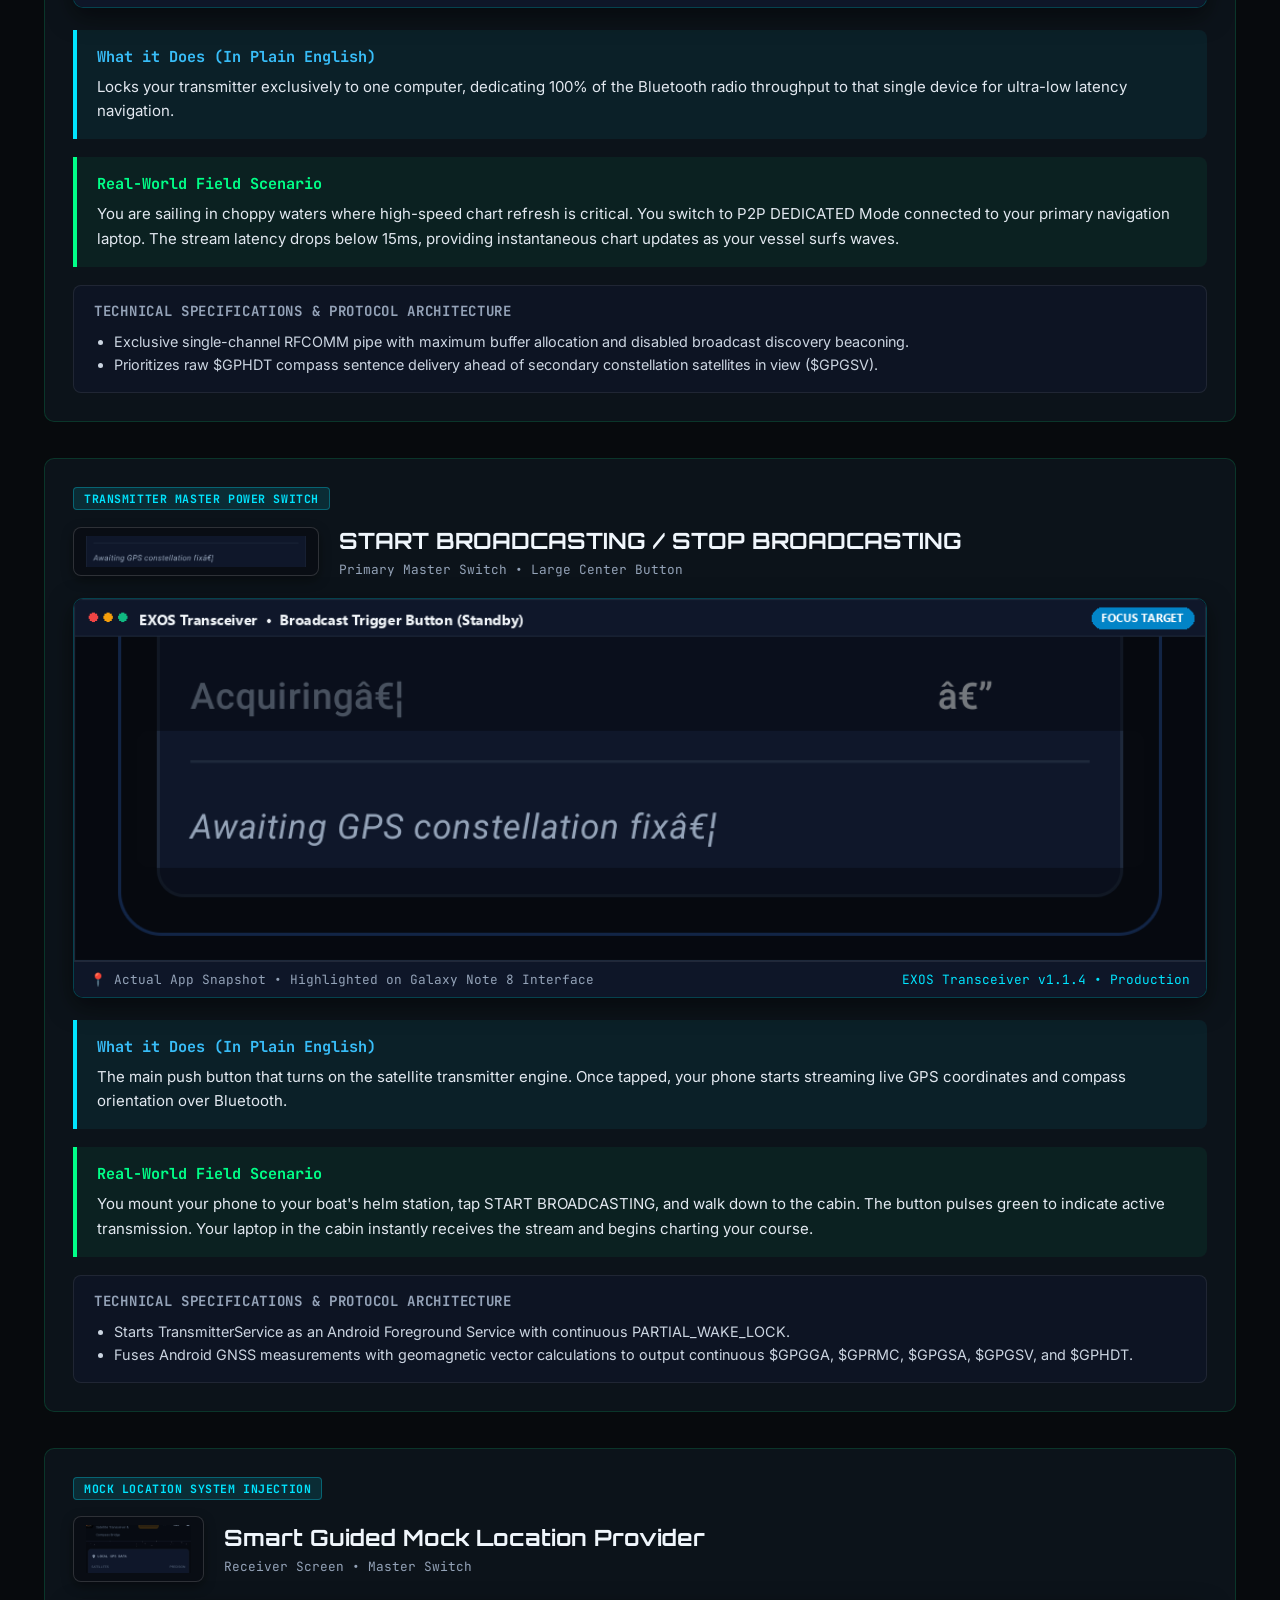
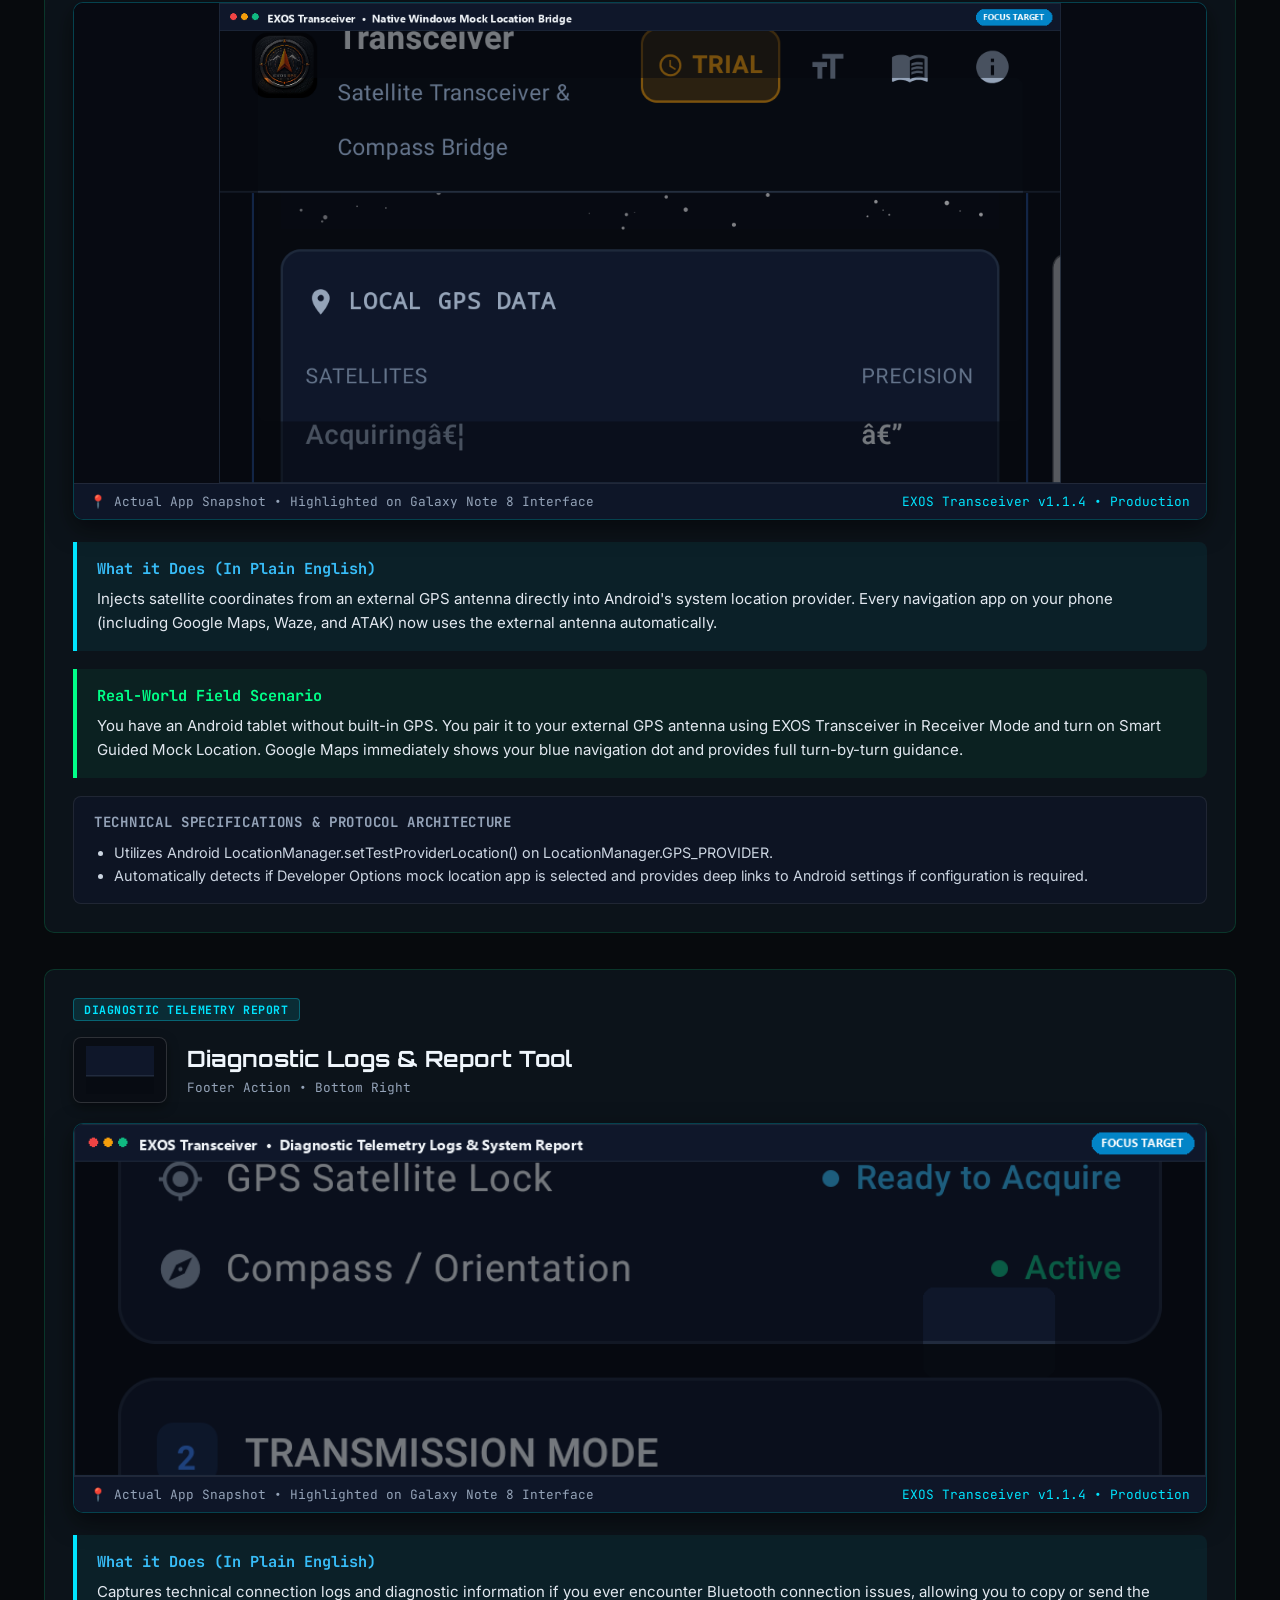
<file: transceiver-guide.html>
<!DOCTYPE html>
<html lang="en">
<head>
  <!-- Google tag (gtag.js) - Privacy-safe anonymous analytics -->
  <script async src="https://www.googletagmanager.com/gtag/js?id=G-HNKE55GVQD"></script>
  <script>
    window.dataLayer = window.dataLayer || [];
    function gtag(){dataLayer.push(arguments);}
    gtag('js', new Date());

    gtag('config', 'G-HNKE55GVQD', {
      'anonymize_ip': true
    });

    // Auto-track Windows Station and application download clicks
    document.addEventListener('DOMContentLoaded', function() {
      document.querySelectorAll('a[href*=".exe"], a[href*="downloads/"]').forEach(function(btn) {
        btn.addEventListener('click', function() {
          if (typeof gtag === 'function') {
            gtag('event', 'file_download', {
              'file_name': 'EXOS-GPS-Station-Setup-v0.17.exe',
              'file_extension': 'exe',
              'link_text': (btn.innerText || '').trim(),
              'link_url': btn.getAttribute('href')
            });
            gtag('event', 'download_windows_station', {
              'event_category': 'Software Download',
              'event_label': 'EXOS GPS Station Windows Setup',
              'value': 1
            });
          }
        });
      });
    });
  </script>

  <meta charset="UTF-8">
  <meta name="viewport" content="width=device-width, initial-scale=1.0">
  <title>EXOS Transceiver | Complete User Guide &amp; GNSS Bridge Field Manual</title>
  <meta name="description" content="Official user manual and technical guide for EXOS Transceiver. Learn how to configure Transmitter and Receiver modes, setup Smart Guided Mock Location for Google Maps, and bridge raw NMEA over Bluetooth.">
  <link rel="icon" type="image/png" href="assets/icon.png">
  
  <!-- Modern Tactical Fonts -->
  <link rel="preconnect" href="https://fonts.googleapis.com">
  <link rel="preconnect" href="https://fonts.gstatic.com" crossorigin>
  <link href="https://fonts.googleapis.com/css2?family=Inter:wght@400;500;600;700&family=JetBrains+Mono:wght@400;600;700&family=Orbitron:wght@600;800;900&family=Rajdhani:wght@600;700&display=swap" rel="stylesheet">
  <link rel="stylesheet" href="css/style.css">

  <style>
    .guide-hero {
      padding: 60px 0 40px;
      text-align: center;
      position: relative;
    }
    .guide-nav-bar {
      position: sticky;
      top: 67px;
      z-index: 90;
      background: rgba(13, 19, 25, 0.95);
      backdrop-filter: blur(14px);
      border-bottom: 1px solid var(--border-subtle);
      padding: 10px 0;
      display: flex;
      justify-content: center;
      gap: 12px;
      flex-wrap: wrap;
    }
    .guide-tab-link {
      padding: 8px 16px;
      border-radius: var(--radius-sm);
      font-family: var(--font-mono);
      font-size: 0.82rem;
      font-weight: 700;
      color: var(--text-muted);
      text-decoration: none;
      transition: all 0.2s ease;
      border: 1px solid transparent;
    }
    .guide-tab-link:hover, .guide-tab-link.active {
      color: #00e5ff;
      border-color: rgba(0, 229, 255, 0.4);
      background: rgba(0, 229, 255, 0.08);
    }
    .feature-card {
      background: var(--bg-card);
      border: 1px solid var(--border-subtle);
      border-radius: var(--radius-md);
      padding: 28px;
      margin-bottom: 36px;
      transition: border-color 0.2s ease;
    }
    .feature-card:hover {
      border-color: #00e5ff;
    }
    .feature-badge {
      display: inline-block;
      font-family: var(--font-mono);
      font-size: 0.72rem;
      font-weight: 700;
      color: #00e5ff;
      background: rgba(0, 229, 255, 0.12);
      border: 1px solid rgba(0, 229, 255, 0.3);
      padding: 3px 10px;
      border-radius: 4px;
      margin-bottom: 16px;
      letter-spacing: 0.05em;
    }
    .feature-header {
      display: flex;
      align-items: center;
      gap: 20px;
      margin-bottom: 20px;
      flex-wrap: wrap;
    }
    .feature-thumb-wrap {
      background: #090d14;
      border: 1px solid rgba(255, 255, 255, 0.15);
      border-radius: 8px;
      padding: 8px 12px;
      display: flex;
      align-items: center;
      justify-content: center;
      box-shadow: 0 4px 12px rgba(0,0,0,0.4);
    }
    .feature-thumb-wrap img {
      max-height: 48px;
      max-width: 220px;
      object-fit: contain;
    }
    .feature-title-wrap h3 {
      font-family: var(--font-display);
      font-size: 1.4rem;
      color: #f0f6fc;
      margin: 0 0 4px 0;
    }
    .feature-label {
      font-family: var(--font-mono);
      font-size: 0.8rem;
      color: #94a3b8;
    }
    
    /* Snapshot Display Card */
    .feature-snapshot-wrap {
      background: #070a12;
      border: 1px solid rgba(0, 229, 255, 0.25);
      border-radius: 10px;
      overflow: hidden;
      margin-bottom: 22px;
      box-shadow: 0 8px 24px rgba(0, 0, 0, 0.5);
    }
    .feature-snapshot-wrap img {
      width: 100%;
      max-height: 480px;
      object-fit: contain;
      display: block;
      background: #070a12;
    }
    .feature-snapshot-caption {
      background: rgba(15, 23, 42, 0.95);
      padding: 9px 16px;
      font-family: var(--font-mono);
      font-size: 0.8rem;
      color: #94a3b8;
      border-top: 1px solid rgba(255, 255, 255, 0.08);
      display: flex;
      align-items: center;
      justify-content: space-between;
      flex-wrap: wrap;
      gap: 8px;
    }
    
    .feature-layman {
      background: rgba(0, 229, 255, 0.06);
      border-left: 4px solid #00e5ff;
      padding: 16px 20px;
      border-radius: 0 8px 8px 0;
      margin-bottom: 18px;
    }
    .feature-layman h4 {
      color: #38bdf8;
      font-size: 0.95rem;
      margin: 0 0 8px 0;
      font-family: var(--font-mono);
    }
    .feature-layman p {
      color: #e2e8f0;
      font-size: 0.94rem;
      line-height: 1.6;
      margin: 0;
    }
    .feature-scenario {
      background: rgba(0, 255, 136, 0.06);
      border-left: 4px solid #00ff88;
      padding: 16px 20px;
      border-radius: 0 8px 8px 0;
      margin-bottom: 18px;
    }
    .feature-scenario h4 {
      color: #00ff88;
      font-size: 0.95rem;
      margin: 0 0 8px 0;
      font-family: var(--font-mono);
    }
    .feature-scenario p {
      color: #e2e8f0;
      font-size: 0.94rem;
      line-height: 1.6;
      margin: 0;
    }
    .feature-tech {
      background: rgba(15, 23, 42, 0.6);
      border: 1px solid rgba(255, 255, 255, 0.08);
      padding: 16px 20px;
      border-radius: 8px;
    }
    .feature-tech h4 {
      color: #94a3b8;
      font-size: 0.88rem;
      margin: 0 0 10px 0;
      font-family: var(--font-mono);
      text-transform: uppercase;
      letter-spacing: 0.05em;
    }
    .feature-tech ul {
      margin: 0;
      padding-left: 20px;
      color: #cbd5e1;
      font-size: 0.9rem;
      line-height: 1.6;
    }
    .feature-tech li strong {
      color: #f1f5f9;
    }
    .screens-showcase-grid {
      display: grid;
      grid-template-columns: repeat(auto-fit, minmax(280px, 1fr));
      gap: 24px;
      margin: 36px 0;
    }
    .screen-card {
      background: var(--bg-card);
      border: 1px solid var(--border-subtle);
      border-radius: var(--radius-md);
      overflow: hidden;
      text-align: center;
      padding: 16px;
    }
    .screen-card img {
      width: 100%;
      border-radius: 8px;
      border: 1px solid rgba(255,255,255,0.1);
      margin-bottom: 12px;
    }
    .screen-card h4 {
      color: #f0f6fc;
      margin: 8px 0 4px;
      font-family: var(--font-display);
    }
    .screen-card p {
      color: var(--text-muted);
      font-size: 0.85rem;
      margin: 0;
    }
  </style>
</head>
<body class="theme-station">

  <!-- Header Navigation -->
  <header class="header">
    <div class="header-container">
      <a href="index.html" class="brand-logo-wrap">
        <img src="assets/exos_logo_dark.png" alt="EXOS Navigation Systems" style="height:44px;">
      </a>
      <nav class="nav-links">
        <a href="index.html" class="nav-link">Home</a>
        <a href="transceiver-guide.html" class="nav-link" style="color:#00e5ff; font-weight:700;">Transceiver</a>
        <a href="wayfinder-guide.html" class="nav-link">Wayfinder</a>
        <a href="echo-guide.html" class="nav-link">ECHO Walkie-Talkie</a>
        <a href="station-guide.html" class="nav-link">Windows Station</a>
      </nav>
      <div>
        <a href="https://play.google.com/store/apps/details?id=com.ritym.exosgps" target="_blank" rel="noopener" class="btn-primary" style="background-color:#0284c7; font-size:0.82rem; padding:8px 16px;">
          Google Play Store &rarr;
        </a>
      </div>
    </div>
  </header>

  <!-- Sub-Navigation Bar -->
  <div class="guide-nav-bar">
    <a href="#overview" class="guide-tab-link active">Transceiver Overview</a>
    <a href="#modes" class="guide-tab-link">Dual Architecture</a>
    <a href="#transmitter-mode" class="guide-tab-link">Transmitter Mode</a>
    <a href="#receiver-mode" class="guide-tab-link">Receiver Mode</a>
    <a href="#mock-location" class="guide-tab-link">Mock Location Setup</a>
    <a href="#specs" class="guide-tab-link">Tech Specs</a>
  </div>

  <main class="container">
    <!-- Hero Section -->
    <section class="guide-hero" id="overview">
      <div style="display:inline-block; margin-bottom:12px;" class="feature-badge">UNIVERSAL BLUETOOTH GNSS BRIDGE &bull; MOCK LOCATION &bull; COMPASS HDT</div>
      <h1 style="font-family:var(--font-display); font-size:2.4rem; color:#f0f6fc; margin-bottom:12px;">
        EXOS Transceiver Tactical Field Operations Manual
      </h1>
      <p style="color:#94a3b8; max-width:760px; margin:0 auto 28px; font-size:1.05rem; line-height:1.6;">
        Comprehensive, button-by-button operational field guide for EXOS Transceiver (<code>com.ritym.exosgps</code>). Every button is highlighted on the actual Samsung Galaxy Note 8 user interface snapshot, with layman explanations, real-world field scenarios, and underlying technical protocols.
      </p>
      <div style="display:flex; justify-content:center; gap:16px; flex-wrap:wrap;">
        <a href="https://play.google.com/store/apps/details?id=com.ritym.exosgps" target="_blank" rel="noopener" class="btn-primary" style="background-color:#0284c7;">
          Get Transceiver on Google Play Store &rarr;
        </a>
        <a href="station-guide.html" class="btn-secondary">
          Windows Desktop Station &rarr;
        </a>
      </div>
    </section>

    <!-- Video Walkthrough Demonstration -->
    <section style="margin-bottom:48px; max-width:860px; margin-left:auto; margin-right:auto;">
      <div style="background: linear-gradient(135deg, #070d18 0%, #0d1a2d 100%); border: 1px solid rgba(56, 189, 248, 0.3); border-radius: 16px; padding: 24px; box-shadow: 0 20px 40px rgba(0,0,0,0.5);">
        <div style="display:flex; align-items:center; justify-content:space-between; margin-bottom:16px; flex-wrap:wrap; gap:8px;">
          <div>
            <span style="display:inline-block; font-family:var(--font-mono); font-size:0.75rem; color:#38bdf8; background:rgba(56,189,248,0.15); border:1px solid rgba(56,189,248,0.3); padding:3px 10px; border-radius:6px; font-weight:700;">VIDEO DEMONSTRATION</span>
            <h3 style="font-family:var(--font-display); color:#f0f6fc; font-size:1.25rem; margin-top:6px; margin-bottom:2px;">Turn Any Wi-Fi Tablet or Laptop into a High-Precision GPS Console</h3>
          </div>
          <span style="font-family:var(--font-mono); font-size:0.75rem; color:#64748b;">1080p HD &bull; 48kHz Stereo</span>
        </div>
        <div style="position:relative; width:100%; aspect-ratio:16/9; border-radius:12px; overflow:hidden; background:#000; border:2px solid #1e293b;">
          <video controls playsinline preload="metadata" poster="assets/videos/exos_transceiver_poster.jpg" style="width:100%; height:100%; object-fit:contain;">
            <source src="assets/videos/exos_transceiver_commercial.mp4" type="video/mp4">
            Your browser does not support the video tag.
          </video>
        </div>
      </div>
    </section>

    <!-- App Screen Showcase -->
    <section style="margin-bottom:48px;">
      <h2 style="font-family:var(--font-display); color:#f0f6fc; text-align:center; margin-bottom:8px;">Live Production Interface Screens</h2>
      <p style="color:#94a3b8; text-align:center; margin-bottom:28px; font-size:0.95rem;">Screenshots captured directly on Samsung Galaxy Note 8 field hardware running EXOS Transceiver v1.1.4.</p>
      
      <div class="screens-showcase-grid">
        <div class="screen-card">
          <img src="assets/guides/transceiver_tx_top.png" alt="EXOS Transceiver Transmitter Screen">
          <h4>Transmitter Mode &amp; Orbit Radar</h4>
          <p>Real-time 3D Earth orbit globe, satellite tracks, and local GPS sensor data.</p>
        </div>
        <div class="screen-card">
          <img src="assets/guides/transceiver_tx_bottom.png" alt="EXOS Transceiver Controls Screen">
          <h4>Broadcast Controls &amp; NMEA Stream</h4>
          <p>Bluetooth SPP/BLE emitter toggles, Compass HDT injection, and live terminal.</p>
        </div>
        <div class="screen-card">
          <img src="assets/guides/transceiver_rx_top.png" alt="EXOS Transceiver Receiver Screen">
          <h4>Receiver Mode &amp; External GPS</h4>
          <p>Pairs with external ESP32 or Bluetooth pucks, displaying signal SNR levels.</p>
        </div>
        <div class="screen-card">
          <img src="assets/guides/transceiver_rx_bottom.png" alt="EXOS Transceiver Mock Location Screen">
          <h4>Smart Guided Mock Location</h4>
          <p>Injects external satellite fixes into Google Maps, ATAK, OsmAnd, and QGIS.</p>
        </div>
      </div>
    </section>

    <!-- BUTTON BREAKDOWN CARDS -->
    <section id="buttons" style="margin-bottom:60px;">
      <h2 style="font-family:var(--font-display); color:#f0f6fc; margin-bottom:24px; border-bottom:1px solid rgba(255,255,255,0.1); padding-bottom:12px;">
        Complete Button-by-Button Tactical Breakdown
      </h2>

      <!-- Transmitter Mode (Broadcast GPS & Compass) -->
      <div class="feature-card" id="transceiver_tab_tx">
        <div class="feature-badge">MODE 01 • SENSOR BROADCASTER</div>
        <div class="feature-header">
          <div class="feature-thumb-wrap">
            <img src="assets/guides/crops/transceiver_tab_tx.png" alt="Transmitter Mode (Broadcast GPS & Compass) Icon Crop">
          </div>
          <div class="feature-title-wrap">
            <h3 class="feature-title">Transmitter Mode (Broadcast GPS & Compass)</h3>
            <span class="feature-label">Primary Mode Card • Top Left</span>
          </div>
        </div>

        <!-- Highlighted Snapshot on Actual UI -->
        <div class="feature-snapshot-wrap">
          <img src="assets/guides/highlighted/transceiver_tab_tx_highlight.png" alt="Actual App Snapshot: Transmitter Mode (Broadcast GPS & Compass) Highlighted on Note 8 Interface">
          <div class="feature-snapshot-caption">
            <span>📍 Actual App Snapshot &bull; Highlighted on Galaxy Note 8 Interface</span>
            <span style="color:#00e5ff;">EXOS Transceiver v1.1.4 &bull; Production</span>
          </div>
        </div>

        <div class="feature-layman">
          <h4>What it Does (In Plain English)</h4>
          <p>Turns your Android phone into an external Bluetooth GPS antenna and electronic compass for other computers. When active, your phone sends its raw GPS satellite coordinates and True Heading ($GPHDT) to your Windows laptop or tablet over Bluetooth.</p>
        </div>

        <div class="feature-scenario">
          <h4>Real-World Field Scenario</h4>
          <p>You are navigating a sailboat or field vehicle using a rugged Windows laptop running OpenCPN or QGIS. The laptop has no built-in GPS or compass hardware. You open EXOS Transceiver on your Android phone, select Transmitter Mode, and place the phone near the dashboard window. The laptop connects to the phone over Bluetooth and receives high-precision position and heading updates at 1 Hz, turning the laptop into a marine navigation chartplotter.</p>
        </div>

        <div class="feature-tech">
          <h4>Technical Specifications &amp; Protocol Architecture</h4>
          <ul>
            <li>Bluetooth SPP Server: Listens on RFCOMM channel 1 with standard Serial Port Profile UUID 00001101-0000-1000-8000-00805F9B34FB.</li><li>NMEA Protocol: Transmits standard NMEA 0183 v4.10 sentences: $GPGGA, $GPRMC, $GPGSA, $GPGSV, and true heading $GPHDT.</li><li>BLE Telemetry: Concurrently advertises proprietary BLE GATT service for low-energy telemetry listeners.</li>
          </ul>
        </div>
      </div>

      <!-- Receiver Mode (Bridge External Hardware GPS) -->
      <div class="feature-card" id="transceiver_tab_rx">
        <div class="feature-badge">MODE 02 • EXTERNAL RECEIVER BRIDGE</div>
        <div class="feature-header">
          <div class="feature-thumb-wrap">
            <img src="assets/guides/crops/transceiver_tab_rx.png" alt="Receiver Mode (Bridge External Hardware GPS) Icon Crop">
          </div>
          <div class="feature-title-wrap">
            <h3 class="feature-title">Receiver Mode (Bridge External Hardware GPS)</h3>
            <span class="feature-label">Primary Mode Card • Top Right</span>
          </div>
        </div>

        <!-- Highlighted Snapshot on Actual UI -->
        <div class="feature-snapshot-wrap">
          <img src="assets/guides/highlighted/transceiver_tab_rx_highlight.png" alt="Actual App Snapshot: Receiver Mode (Bridge External Hardware GPS) Highlighted on Note 8 Interface">
          <div class="feature-snapshot-caption">
            <span>📍 Actual App Snapshot &bull; Highlighted on Galaxy Note 8 Interface</span>
            <span style="color:#00e5ff;">EXOS Transceiver v1.1.4 &bull; Production</span>
          </div>
        </div>

        <div class="feature-layman">
          <h4>What it Does (In Plain English)</h4>
          <p>Connects your phone to an external high-accuracy GPS puck (like a professional survey antenna or ESP32 RTK GPS). Your phone receives survey-grade position data and replaces its internal phone GPS so Google Maps or ATAK benefits from sub-meter accuracy.</p>
        </div>

        <div class="feature-scenario">
          <h4>Real-World Field Scenario</h4>
          <p>You are performing forestry surveying where heavy tree canopy blocks consumer phone GPS signals. You carry an external helical antenna on your survey pole connected to an ESP32 GNSS receiver. In EXOS Transceiver, you select Receiver Mode, pair with the survey pole, and activate Mock Location. Your surveying GIS app now maps trees with centimeter precision.</p>
        </div>

        <div class="feature-tech">
          <h4>Technical Specifications &amp; Protocol Architecture</h4>
          <ul>
            <li>Baud Rate Support: Connects to external Bluetooth serial devices at 4800, 9600, 38400, 57600, 115200, and 230400 bps.</li><li>Parser Engine: Asynchronous circular buffer with real-time XOR checksum verification and RTK differential fix parsing (GGA Fix Quality 4 & 5).</li><li>Auto-Reconnection: Exponential backoff reconnect watchdog (1s–30s) automatically recovers dropped RFCOMM connections.</li>
          </ul>
        </div>
      </div>

      <!-- Trial Budget Badge (5-Hour Transmission Counter) -->
      <div class="feature-card" id="transceiver_btn_trial">
        <div class="feature-badge">EVALUATION BUDGET & TIME METER</div>
        <div class="feature-header">
          <div class="feature-thumb-wrap">
            <img src="assets/guides/crops/transceiver_btn_trial.png" alt="Trial Budget Badge (5-Hour Transmission Counter) Icon Crop">
          </div>
          <div class="feature-title-wrap">
            <h3 class="feature-title">Trial Budget Badge (5-Hour Transmission Counter)</h3>
            <span class="feature-label">Status Badge • Top Bar Right</span>
          </div>
        </div>

        <!-- Highlighted Snapshot on Actual UI -->
        <div class="feature-snapshot-wrap">
          <img src="assets/guides/highlighted/transceiver_btn_trial_highlight.png" alt="Actual App Snapshot: Trial Budget Badge (5-Hour Transmission Counter) Highlighted on Note 8 Interface">
          <div class="feature-snapshot-caption">
            <span>📍 Actual App Snapshot &bull; Highlighted on Galaxy Note 8 Interface</span>
            <span style="color:#00e5ff;">EXOS Transceiver v1.1.4 &bull; Production</span>
          </div>
        </div>

        <div class="feature-layman">
          <h4>What it Does (In Plain English)</h4>
          <p>Shows how much free satellite broadcasting time you have left (every user gets 5 free hours). It only counts down while actively broadcasting data over Bluetooth, letting you test your complete navigation setup thoroughly before deciding to purchase.</p>
        </div>

        <div class="feature-scenario">
          <h4>Real-World Field Scenario</h4>
          <p>You are testing EXOS Transceiver on a weekend off-road trip. The counter starts at 5h 00m. While stopped at camp with the transmitter paused, zero time is deducted. Only during active transit while broadcasting coordinates to your laptop does the budget decrement.</p>
        </div>

        <div class="feature-tech">
          <h4>Technical Specifications &amp; Protocol Architecture</h4>
          <ul>
            <li>Consumption logic bound strictly to active RFCOMM socket byte throughput; paused automatically when sockets close.</li><li>Cryptographically hashed timestamp tokens prevent clock-tampering on client devices.</li>
          </ul>
        </div>
      </div>

      <!-- Upgrade $7.99 (Perpetual Lifetime Satellite Bridge License) -->
      <div class="feature-card" id="transceiver_btn_upgrade">
        <div class="feature-badge">PERPETUAL COMMERCIAL UNLOCK</div>
        <div class="feature-header">
          <div class="feature-thumb-wrap">
            <img src="assets/guides/crops/transceiver_btn_upgrade.png" alt="Upgrade $7.99 (Perpetual Lifetime Satellite Bridge License) Icon Crop">
          </div>
          <div class="feature-title-wrap">
            <h3 class="feature-title">Upgrade $7.99 (Perpetual Lifetime Satellite Bridge License)</h3>
            <span class="feature-label">Action Button • Budget Banner</span>
          </div>
        </div>

        <!-- Highlighted Snapshot on Actual UI -->
        <div class="feature-snapshot-wrap">
          <img src="assets/guides/highlighted/transceiver_btn_upgrade_highlight.png" alt="Actual App Snapshot: Upgrade $7.99 (Perpetual Lifetime Satellite Bridge License) Highlighted on Note 8 Interface">
          <div class="feature-snapshot-caption">
            <span>📍 Actual App Snapshot &bull; Highlighted on Galaxy Note 8 Interface</span>
            <span style="color:#00e5ff;">EXOS Transceiver v1.1.4 &bull; Production</span>
          </div>
        </div>

        <div class="feature-layman">
          <h4>What it Does (In Plain English)</h4>
          <p>Unlocks unlimited, lifetime satellite broadcasting with a single one-time payment. No monthly subscriptions, no recurring fees, and no internet connection required once unlocked.</p>
        </div>

        <div class="feature-scenario">
          <h4>Real-World Field Scenario</h4>
          <p>After testing during sea trials, you tap Upgrade. Google Play processes the one-time $7.99 purchase. The trial banner disappears permanently, unlocking unlimited 24/7 satellite streaming for your vessel navigation system forever.</p>
        </div>

        <div class="feature-tech">
          <h4>Technical Specifications &amp; Protocol Architecture</h4>
          <ul>
            <li>Integrates Google Play In-App Billing (IAP v6) non-consumable product SKU.</li><li>Receipt verification stored locally in encrypted Keystore-backed shared preferences for 100% offline license persistence.</li>
          </ul>
        </div>
      </div>

      <!-- TT (Text & Terminal Size Dynamic Scaler) -->
      <div class="feature-card" id="transceiver_btn_tt">
        <div class="feature-badge">HIGH-VISIBILITY ACCESSIBILITY</div>
        <div class="feature-header">
          <div class="feature-thumb-wrap">
            <img src="assets/guides/crops/transceiver_btn_tt.png" alt="TT (Text & Terminal Size Dynamic Scaler) Icon Crop">
          </div>
          <div class="feature-title-wrap">
            <h3 class="feature-title">TT (Text & Terminal Size Dynamic Scaler)</h3>
            <span class="feature-label">Push Button • Top Bar Action Row</span>
          </div>
        </div>

        <!-- Highlighted Snapshot on Actual UI -->
        <div class="feature-snapshot-wrap">
          <img src="assets/guides/highlighted/transceiver_btn_tt_highlight.png" alt="Actual App Snapshot: TT (Text & Terminal Size Dynamic Scaler) Highlighted on Note 8 Interface">
          <div class="feature-snapshot-caption">
            <span>📍 Actual App Snapshot &bull; Highlighted on Galaxy Note 8 Interface</span>
            <span style="color:#00e5ff;">EXOS Transceiver v1.1.4 &bull; Production</span>
          </div>
        </div>

        <div class="feature-layman">
          <h4>What it Does (In Plain English)</h4>
          <p>Increases or decreases font sizes on screen. Perfect when the phone is mounted on a vehicle windshield several feet away so you can read coordinates and satellite counts without taking your eyes off the trail.</p>
        </div>

        <div class="feature-scenario">
          <h4>Real-World Field Scenario</h4>
          <p>Your phone is clamped to the passenger dashboard in direct desert sunlight while navigating a 4x4 trail. The standard font is too small to read at a glance. You tap TT to toggle high-visibility large typography, making coordinates and satellite SNR instantly readable.</p>
        </div>

        <div class="feature-tech">
          <h4>Technical Specifications &amp; Protocol Architecture</h4>
          <ul>
            <li>Cycles dynamically between Standard (12sp), Tactical Medium (16sp), and High-Visibility Large (20sp) layout themes without reloading the activity lifecycle.</li>
          </ul>
        </div>
      </div>

      <!-- User Guide (Field Documentation Dialog) -->
      <div class="feature-card" id="transceiver_btn_guide">
        <div class="feature-badge">OFFLINE FIELD DOCUMENTATION</div>
        <div class="feature-header">
          <div class="feature-thumb-wrap">
            <img src="assets/guides/crops/transceiver_btn_guide.png" alt="User Guide (Field Documentation Dialog) Icon Crop">
          </div>
          <div class="feature-title-wrap">
            <h3 class="feature-title">User Guide (Field Documentation Dialog)</h3>
            <span class="feature-label">Action Icon • Top Bar Center</span>
          </div>
        </div>

        <!-- Highlighted Snapshot on Actual UI -->
        <div class="feature-snapshot-wrap">
          <img src="assets/guides/highlighted/transceiver_btn_guide_highlight.png" alt="Actual App Snapshot: User Guide (Field Documentation Dialog) Highlighted on Note 8 Interface">
          <div class="feature-snapshot-caption">
            <span>📍 Actual App Snapshot &bull; Highlighted on Galaxy Note 8 Interface</span>
            <span style="color:#00e5ff;">EXOS Transceiver v1.1.4 &bull; Production</span>
          </div>
        </div>

        <div class="feature-layman">
          <h4>What it Does (In Plain English)</h4>
          <p>Opens an offline field guide right on your screen explaining how to pair with Windows, set up Google Maps mock location, and configure NMEA stream baud rates without needing an internet connection.</p>
        </div>

        <div class="feature-scenario">
          <h4>Real-World Field Scenario</h4>
          <p>You are setting up your navigation rig in an area with zero cellular service. You forget which Bluetooth menu setting to enable on Windows. You tap the User Guide icon on Transceiver and read the exact step-by-step pairing instructions cached offline in memory.</p>
        </div>

        <div class="feature-tech">
          <h4>Technical Specifications &amp; Protocol Architecture</h4>
          <ul>
            <li>Embedded local Markdown/HTML dialog compiled directly into application asset bundle; zero network calls or external web dependencies.</li>
          </ul>
        </div>
      </div>

      <!-- About & Legal Architecture Dialog -->
      <div class="feature-card" id="transceiver_btn_info">
        <div class="feature-badge">SYSTEM VERSION & ENTITY INFO</div>
        <div class="feature-header">
          <div class="feature-thumb-wrap">
            <img src="assets/guides/crops/transceiver_btn_info.png" alt="About & Legal Architecture Dialog Icon Crop">
          </div>
          <div class="feature-title-wrap">
            <h3 class="feature-title">About & Legal Architecture Dialog</h3>
            <span class="feature-label">Action Icon • Top Bar Right</span>
          </div>
        </div>

        <!-- Highlighted Snapshot on Actual UI -->
        <div class="feature-snapshot-wrap">
          <img src="assets/guides/highlighted/transceiver_btn_info_highlight.png" alt="Actual App Snapshot: About & Legal Architecture Dialog Highlighted on Note 8 Interface">
          <div class="feature-snapshot-caption">
            <span>📍 Actual App Snapshot &bull; Highlighted on Galaxy Note 8 Interface</span>
            <span style="color:#00e5ff;">EXOS Transceiver v1.1.4 &bull; Production</span>
          </div>
        </div>

        <div class="feature-layman">
          <h4>What it Does (In Plain English)</h4>
          <p>Displays application version, build number, Bluetooth MAC address, copyright notices, and RITYM Technologies engineering details.</p>
        </div>

        <div class="feature-scenario">
          <h4>Real-World Field Scenario</h4>
          <p>An enterprise fleet manager needs to verify that all tablets are updated to version 1.1.4 before an expedition. Tapping About displays the exact build hash, package name, and legal entity verification.</p>
        </div>

        <div class="feature-tech">
          <h4>Technical Specifications &amp; Protocol Architecture</h4>
          <ul>
            <li>Queries Android PackageManager.getPackageInfo() and displays official signature fingerprints and legal entity verification for RITYM Technologies.</li>
          </ul>
        </div>
      </div>

      <!-- Local GPS Data & Precision Indicators -->
      <div class="feature-card" id="transceiver_card_local_gps">
        <div class="feature-badge">ON-DEVICE CONSTELLATION TELEMETRY</div>
        <div class="feature-header">
          <div class="feature-thumb-wrap">
            <img src="assets/guides/crops/transceiver_card_local_gps.png" alt="Local GPS Data & Precision Indicators Icon Crop">
          </div>
          <div class="feature-title-wrap">
            <h3 class="feature-title">Local GPS Data & Precision Indicators</h3>
            <span class="feature-label">Telemetry Banner • Main Dashboard</span>
          </div>
        </div>

        <!-- Highlighted Snapshot on Actual UI -->
        <div class="feature-snapshot-wrap">
          <img src="assets/guides/highlighted/transceiver_card_local_gps_highlight.png" alt="Actual App Snapshot: Local GPS Data & Precision Indicators Highlighted on Note 8 Interface">
          <div class="feature-snapshot-caption">
            <span>📍 Actual App Snapshot &bull; Highlighted on Galaxy Note 8 Interface</span>
            <span style="color:#00e5ff;">EXOS Transceiver v1.1.4 &bull; Production</span>
          </div>
        </div>

        <div class="feature-layman">
          <h4>What it Does (In Plain English)</h4>
          <p>Shows real-time satellite constellation lock status (Satellites in View, Precision in meters, and Fix Quality). When it says 'Precision: 1.2 m', you know your on-device GPS is receiving pristine multi-satellite geometry.</p>
        </div>

        <div class="feature-scenario">
          <h4>Real-World Field Scenario</h4>
          <p>Before pushing out into the bay, you verify the Local GPS Data card. It displays '18 Satellites Locked • Precision: 0.9 m', confirming maximum accuracy before you start streaming to your laptop.</p>
        </div>

        <div class="feature-tech">
          <h4>Technical Specifications &amp; Protocol Architecture</h4>
          <ul>
            <li>Polls LocationManager.GPS_PROVIDER and Android GnssStatus.Callback at 1 Hz.</li><li>Calculates HDOP/PDOP dilution and estimated horizontal position error margin (RMS) in meters.</li>
          </ul>
        </div>
      </div>

      <!-- Hardware Status (GPS Lock & Compass Active) -->
      <div class="feature-card" id="transceiver_card_hardware_status">
        <div class="feature-badge">SENSOR HARDWARE VERIFICATION</div>
        <div class="feature-header">
          <div class="feature-thumb-wrap">
            <img src="assets/guides/crops/transceiver_card_hardware_status.png" alt="Hardware Status (GPS Lock & Compass Active) Icon Crop">
          </div>
          <div class="feature-title-wrap">
            <h3 class="feature-title">Hardware Status (GPS Lock & Compass Active)</h3>
            <span class="feature-label">Section 1 Banner • Status Cards</span>
          </div>
        </div>

        <!-- Highlighted Snapshot on Actual UI -->
        <div class="feature-snapshot-wrap">
          <img src="assets/guides/highlighted/transceiver_card_hardware_status_highlight.png" alt="Actual App Snapshot: Hardware Status (GPS Lock & Compass Active) Highlighted on Note 8 Interface">
          <div class="feature-snapshot-caption">
            <span>📍 Actual App Snapshot &bull; Highlighted on Galaxy Note 8 Interface</span>
            <span style="color:#00e5ff;">EXOS Transceiver v1.1.4 &bull; Production</span>
          </div>
        </div>

        <div class="feature-layman">
          <h4>What it Does (In Plain English)</h4>
          <p>Hardware health check indicator verifying that both your satellite receiver chip and 3-axis electronic compass sensors are awake, calibrated, and ready to broadcast.</p>
        </div>

        <div class="feature-scenario">
          <h4>Real-World Field Scenario</h4>
          <p>You open Transceiver inside an underground parking garage. The card shows 'Compass: Active' but 'GPS: Awaiting Fix' because concrete blocks the sky. As soon as you drive outside, the GPS indicator snaps to green 'Locked', confirming the hardware pipeline is ready.</p>
        </div>

        <div class="feature-tech">
          <h4>Technical Specifications &amp; Protocol Architecture</h4>
          <ul>
            <li>Combines Sensor.TYPE_ROTATION_VECTOR status with GNSS chipset lock flag.</li><li>Validates sensor stream integrity before allowing RFCOMM transmitter socket initialization.</li>
          </ul>
        </div>
      </div>

      <!-- BROADCAST Mode (Multi-Device Fleet Streaming) -->
      <div class="feature-card" id="transceiver_btn_broadcast_mode">
        <div class="feature-badge">FLEET TELEMETRY BROADCAST</div>
        <div class="feature-header">
          <div class="feature-thumb-wrap">
            <img src="assets/guides/crops/transceiver_btn_broadcast_mode.png" alt="BROADCAST Mode (Multi-Device Fleet Streaming) Icon Crop">
          </div>
          <div class="feature-title-wrap">
            <h3 class="feature-title">BROADCAST Mode (Multi-Device Fleet Streaming)</h3>
            <span class="feature-label">Section 2 Selector • Left Toggle</span>
          </div>
        </div>

        <!-- Highlighted Snapshot on Actual UI -->
        <div class="feature-snapshot-wrap">
          <img src="assets/guides/highlighted/transceiver_btn_broadcast_mode_highlight.png" alt="Actual App Snapshot: BROADCAST Mode (Multi-Device Fleet Streaming) Highlighted on Note 8 Interface">
          <div class="feature-snapshot-caption">
            <span>📍 Actual App Snapshot &bull; Highlighted on Galaxy Note 8 Interface</span>
            <span style="color:#00e5ff;">EXOS Transceiver v1.1.4 &bull; Production</span>
          </div>
        </div>

        <div class="feature-layman">
          <h4>What it Does (In Plain English)</h4>
          <p>Streams live satellite coordinates to multiple nearby computers or tablets simultaneously. Perfect for vehicle convoys or search boats where several crew members need the same live GPS feed.</p>
        </div>

        <div class="feature-scenario">
          <h4>Real-World Field Scenario</h4>
          <p>On an expedition command vehicle, the driver, navigator, and field commander each have their own tablet. Setting the transmitter to BROADCAST Mode allows all three tablets to connect over Bluetooth at once, all receiving synchronized satellite fixes.</p>
        </div>

        <div class="feature-tech">
          <h4>Technical Specifications &amp; Protocol Architecture</h4>
          <ul>
            <li>Multi-threaded RFCOMM server socket accepting up to 7 concurrent client connections with independent transmit queues.</li><li>Dynamic client list with individual disconnection controls and per-client throughput monitoring.</li>
          </ul>
        </div>
      </div>

      <!-- P2P DEDICATED Mode (Single-Client Dedicated Channel) -->
      <div class="feature-card" id="transceiver_btn_p2p_mode">
        <div class="feature-badge">EXCLUSIVE ULTRA-LOW LATENCY LINK</div>
        <div class="feature-header">
          <div class="feature-thumb-wrap">
            <img src="assets/guides/crops/transceiver_btn_p2p_mode.png" alt="P2P DEDICATED Mode (Single-Client Dedicated Channel) Icon Crop">
          </div>
          <div class="feature-title-wrap">
            <h3 class="feature-title">P2P DEDICATED Mode (Single-Client Dedicated Channel)</h3>
            <span class="feature-label">Section 2 Selector • Right Toggle</span>
          </div>
        </div>

        <!-- Highlighted Snapshot on Actual UI -->
        <div class="feature-snapshot-wrap">
          <img src="assets/guides/highlighted/transceiver_btn_p2p_mode_highlight.png" alt="Actual App Snapshot: P2P DEDICATED Mode (Single-Client Dedicated Channel) Highlighted on Note 8 Interface">
          <div class="feature-snapshot-caption">
            <span>📍 Actual App Snapshot &bull; Highlighted on Galaxy Note 8 Interface</span>
            <span style="color:#00e5ff;">EXOS Transceiver v1.1.4 &bull; Production</span>
          </div>
        </div>

        <div class="feature-layman">
          <h4>What it Does (In Plain English)</h4>
          <p>Locks your transmitter exclusively to one computer, dedicating 100% of the Bluetooth radio throughput to that single device for ultra-low latency navigation.</p>
        </div>

        <div class="feature-scenario">
          <h4>Real-World Field Scenario</h4>
          <p>You are sailing in choppy waters where high-speed chart refresh is critical. You switch to P2P DEDICATED Mode connected to your primary navigation laptop. The stream latency drops below 15ms, providing instantaneous chart updates as your vessel surfs waves.</p>
        </div>

        <div class="feature-tech">
          <h4>Technical Specifications &amp; Protocol Architecture</h4>
          <ul>
            <li>Exclusive single-channel RFCOMM pipe with maximum buffer allocation and disabled broadcast discovery beaconing.</li><li>Prioritizes raw $GPHDT compass sentence delivery ahead of secondary constellation satellites in view ($GPGSV).</li>
          </ul>
        </div>
      </div>

      <!-- START BROADCASTING / STOP BROADCASTING -->
      <div class="feature-card" id="transceiver_btn_start_broadcast">
        <div class="feature-badge">TRANSMITTER MASTER POWER SWITCH</div>
        <div class="feature-header">
          <div class="feature-thumb-wrap">
            <img src="assets/guides/crops/transceiver_btn_start_broadcast.png" alt="START BROADCASTING / STOP BROADCASTING Icon Crop">
          </div>
          <div class="feature-title-wrap">
            <h3 class="feature-title">START BROADCASTING / STOP BROADCASTING</h3>
            <span class="feature-label">Primary Master Switch • Large Center Button</span>
          </div>
        </div>

        <!-- Highlighted Snapshot on Actual UI -->
        <div class="feature-snapshot-wrap">
          <img src="assets/guides/highlighted/transceiver_btn_start_broadcast_highlight.png" alt="Actual App Snapshot: START BROADCASTING / STOP BROADCASTING Highlighted on Note 8 Interface">
          <div class="feature-snapshot-caption">
            <span>📍 Actual App Snapshot &bull; Highlighted on Galaxy Note 8 Interface</span>
            <span style="color:#00e5ff;">EXOS Transceiver v1.1.4 &bull; Production</span>
          </div>
        </div>

        <div class="feature-layman">
          <h4>What it Does (In Plain English)</h4>
          <p>The main push button that turns on the satellite transmitter engine. Once tapped, your phone starts streaming live GPS coordinates and compass orientation over Bluetooth.</p>
        </div>

        <div class="feature-scenario">
          <h4>Real-World Field Scenario</h4>
          <p>You mount your phone to your boat's helm station, tap START BROADCASTING, and walk down to the cabin. The button pulses green to indicate active transmission. Your laptop in the cabin instantly receives the stream and begins charting your course.</p>
        </div>

        <div class="feature-tech">
          <h4>Technical Specifications &amp; Protocol Architecture</h4>
          <ul>
            <li>Starts TransmitterService as an Android Foreground Service with continuous PARTIAL_WAKE_LOCK.</li><li>Fuses Android GNSS measurements with geomagnetic vector calculations to output continuous $GPGGA, $GPRMC, $GPGSA, $GPGSV, and $GPHDT.</li>
          </ul>
        </div>
      </div>

      <!-- Smart Guided Mock Location Provider -->
      <div class="feature-card" id="transceiver_card_mock_location">
        <div class="feature-badge">MOCK LOCATION SYSTEM INJECTION</div>
        <div class="feature-header">
          <div class="feature-thumb-wrap">
            <img src="assets/guides/crops/transceiver_card_mock_location.png" alt="Smart Guided Mock Location Provider Icon Crop">
          </div>
          <div class="feature-title-wrap">
            <h3 class="feature-title">Smart Guided Mock Location Provider</h3>
            <span class="feature-label">Receiver Screen • Master Switch</span>
          </div>
        </div>

        <!-- Highlighted Snapshot on Actual UI -->
        <div class="feature-snapshot-wrap">
          <img src="assets/guides/highlighted/transceiver_card_mock_location_highlight.png" alt="Actual App Snapshot: Smart Guided Mock Location Provider Highlighted on Note 8 Interface">
          <div class="feature-snapshot-caption">
            <span>📍 Actual App Snapshot &bull; Highlighted on Galaxy Note 8 Interface</span>
            <span style="color:#00e5ff;">EXOS Transceiver v1.1.4 &bull; Production</span>
          </div>
        </div>

        <div class="feature-layman">
          <h4>What it Does (In Plain English)</h4>
          <p>Injects satellite coordinates from an external GPS antenna directly into Android's system location provider. Every navigation app on your phone (including Google Maps, Waze, and ATAK) now uses the external antenna automatically.</p>
        </div>

        <div class="feature-scenario">
          <h4>Real-World Field Scenario</h4>
          <p>You have an Android tablet without built-in GPS. You pair it to your external GPS antenna using EXOS Transceiver in Receiver Mode and turn on Smart Guided Mock Location. Google Maps immediately shows your blue navigation dot and provides full turn-by-turn guidance.</p>
        </div>

        <div class="feature-tech">
          <h4>Technical Specifications &amp; Protocol Architecture</h4>
          <ul>
            <li>Utilizes Android LocationManager.setTestProviderLocation() on LocationManager.GPS_PROVIDER.</li><li>Automatically detects if Developer Options mock location app is selected and provides deep links to Android settings if configuration is required.</li>
          </ul>
        </div>
      </div>

      <!-- Diagnostic Logs & Report Tool -->
      <div class="feature-card" id="transceiver_btn_report">
        <div class="feature-badge">DIAGNOSTIC TELEMETRY REPORT</div>
        <div class="feature-header">
          <div class="feature-thumb-wrap">
            <img src="assets/guides/crops/transceiver_btn_report.png" alt="Diagnostic Logs & Report Tool Icon Crop">
          </div>
          <div class="feature-title-wrap">
            <h3 class="feature-title">Diagnostic Logs & Report Tool</h3>
            <span class="feature-label">Footer Action • Bottom Right</span>
          </div>
        </div>

        <!-- Highlighted Snapshot on Actual UI -->
        <div class="feature-snapshot-wrap">
          <img src="assets/guides/highlighted/transceiver_btn_report_highlight.png" alt="Actual App Snapshot: Diagnostic Logs & Report Tool Highlighted on Note 8 Interface">
          <div class="feature-snapshot-caption">
            <span>📍 Actual App Snapshot &bull; Highlighted on Galaxy Note 8 Interface</span>
            <span style="color:#00e5ff;">EXOS Transceiver v1.1.4 &bull; Production</span>
          </div>
        </div>

        <div class="feature-layman">
          <h4>What it Does (In Plain English)</h4>
          <p>Captures technical connection logs and diagnostic information if you ever encounter Bluetooth connection issues, allowing you to copy or send the report directly to RITYM engineering support.</p>
        </div>

        <div class="feature-scenario">
          <h4>Real-World Field Scenario</h4>
          <p>A rare third-party Bluetooth receiver drops connection unexpectedly. You tap Report. A formatted technical log showing Bluetooth error codes and serial buffer status is generated and ready to share with support.</p>
        </div>

        <div class="feature-tech">
          <h4>Technical Specifications &amp; Protocol Architecture</h4>
          <ul>
            <li>Generates sanitized ring buffer log with timestamped RFCOMM socket state, RFCOMM disconnect cause codes, and NMEA checksum integrity statistics.</li>
          </ul>
        </div>
      </div>

    </section>

    <!-- Final CTA Section -->
    <section style="background:var(--bg-card); border:1px solid var(--border-subtle); border-radius:var(--radius-lg); padding:40px; text-align:center; margin-bottom:60px;">
      <h2 style="font-family:var(--font-display); color:#f0f6fc; margin-bottom:12px;">Deploy EXOS Transceiver in the Field</h2>
      <p style="color:#94a3b8; max-width:640px; margin:0 auto 24px;">Install from Google Play Store or download the Windows Station companion to start streaming satellite telemetry today.</p>
      <div style="display:flex; justify-content:center; gap:16px; flex-wrap:wrap;">
        <a href="https://play.google.com/store/apps/details?id=com.ritym.exosgps" target="_blank" rel="noopener" class="btn-primary" style="background-color:#0284c7; padding:12px 28px;">
          Install from Google Play Store &rarr;
        </a>
        <a href="station-guide.html" class="btn-secondary" style="padding:12px 28px;">
          Windows Station Field Manual &rarr;
        </a>
      </div>
    </section>

  </main>

  <!-- Footer -->
  <footer class="footer">
    <div class="footer-container">
      <div class="footer-grid">
        <div>
          <img src="assets/exos_logo_dark.png" alt="EXOS Navigation Systems" style="height:36px; margin-bottom:12px;">
          <p style="color:#64748b; font-size:0.85rem; line-height:1.6;">
            Next-generation off-grid mesh communications, satellite telemetry bridges, and tactical mission-critical navigation platforms.
          </p>
        </div>
        <div>
          <h4 style="color:#f0f6fc; font-family:var(--font-mono); font-size:0.85rem; margin-bottom:12px; text-transform:uppercase;">Applications</h4>
          <ul style="list-style:none; padding:0; margin:0; font-size:0.85rem; line-height:2;">
            <li><a href="transceiver-guide.html" style="color:#00e5ff; text-decoration:none;">EXOS Transceiver</a></li>
            <li><a href="station-guide.html" style="color:#94a3b8; text-decoration:none;">EXOS GPS Station (Windows)</a></li>
            <li><a href="wayfinder-guide.html" style="color:#94a3b8; text-decoration:none;">EXOS Wayfinder</a></li>
            <li><a href="echo-guide.html" style="color:#94a3b8; text-decoration:none;">EXOS Echo Walkie-Talkie</a></li>
          </ul>
        </div>
        <div>
          <h4 style="color:#f0f6fc; font-family:var(--font-mono); font-size:0.85rem; margin-bottom:12px; text-transform:uppercase;">Support &amp; Legal</h4>
          <ul style="list-style:none; padding:0; margin:0; font-size:0.85rem; line-height:2;">
            <li><a href="index.html#getting-started" style="color:#94a3b8; text-decoration:none;">Getting Started</a></li>
            <li><a href="privacy.html" style="color:#94a3b8; text-decoration:none;">Privacy Policy</a></li>
            <li><a href="terms.html" style="color:#94a3b8; text-decoration:none;">Terms of Service</a></li>
          </ul>
        </div>
      </div>
      <div style="border-top:1px solid rgba(255,255,255,0.06); padding-top:20px; margin-top:32px; text-align:center; color:#64748b; font-size:0.8rem;">
        &copy; 2026 RITYM Technologies &bull; exosgps.com &bull; All Rights Reserved.
      </div>
    </div>
  </footer>

</body>
</html>
</file>
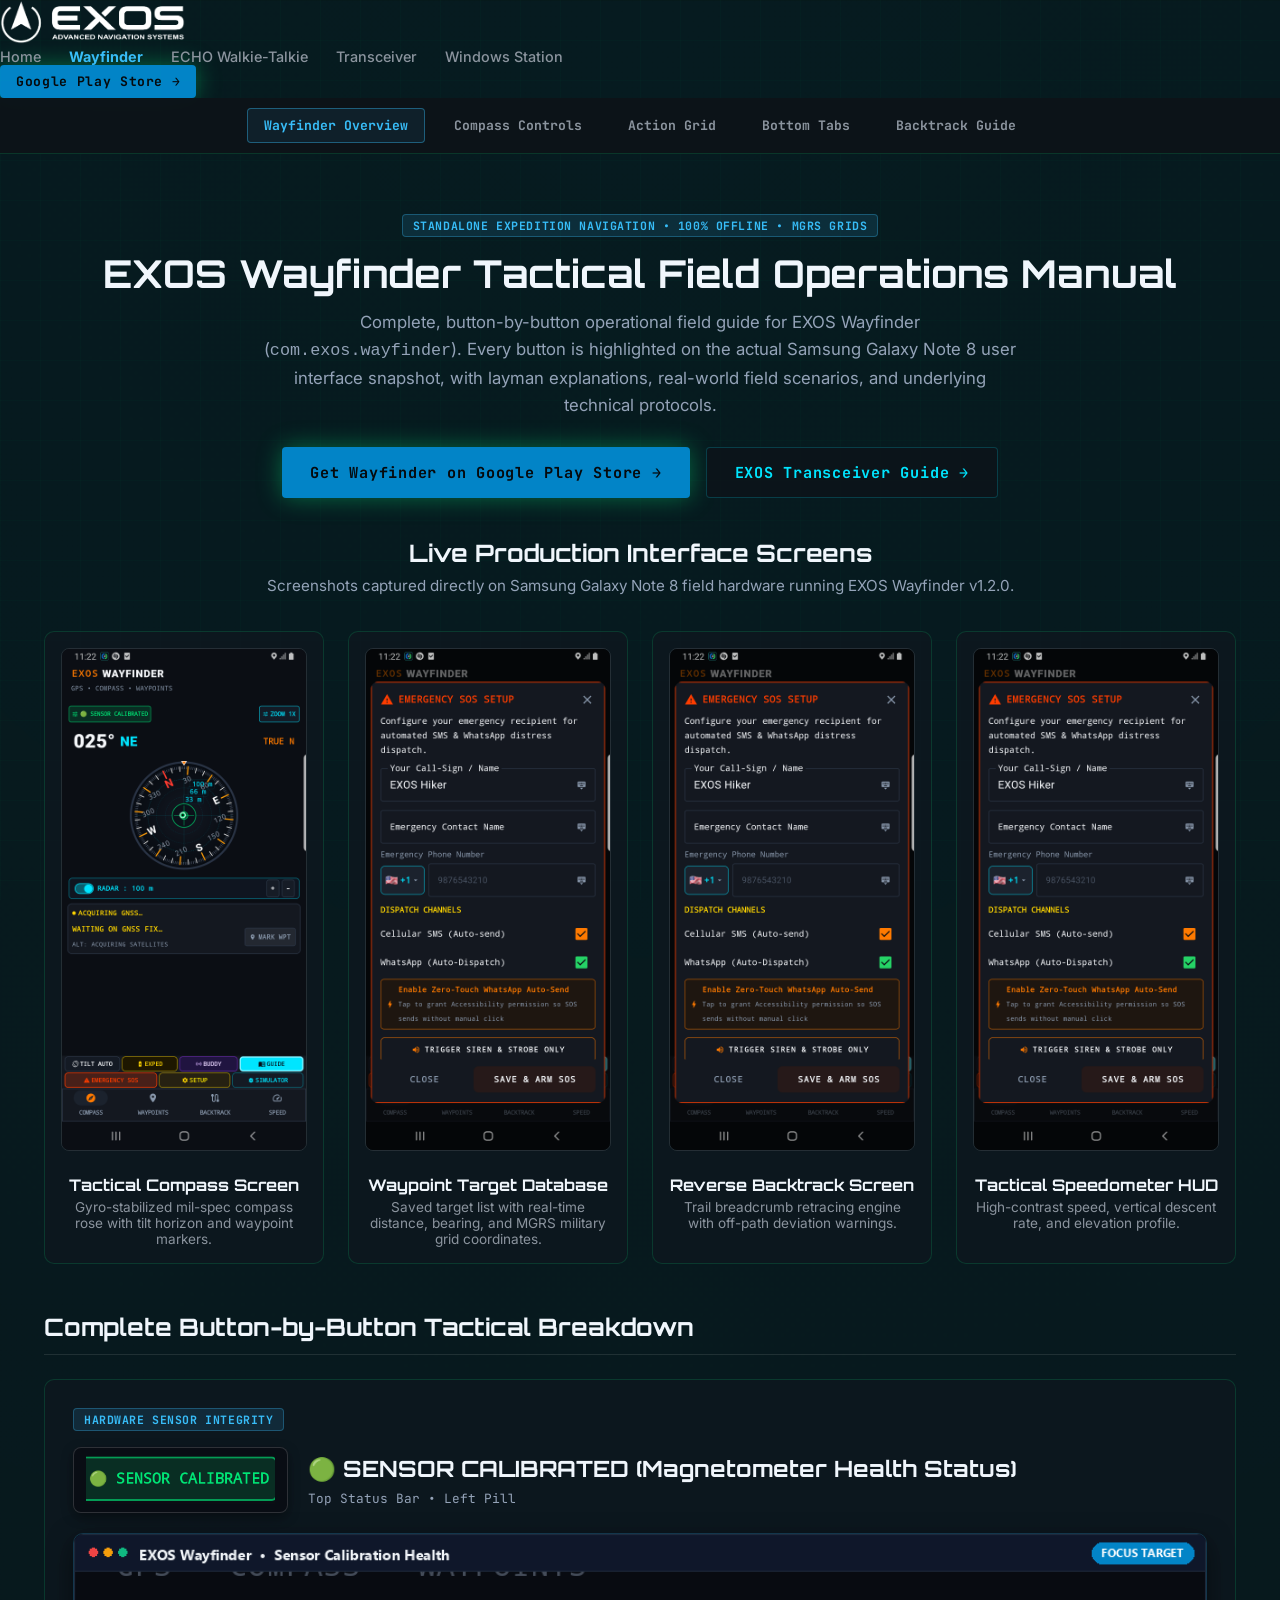
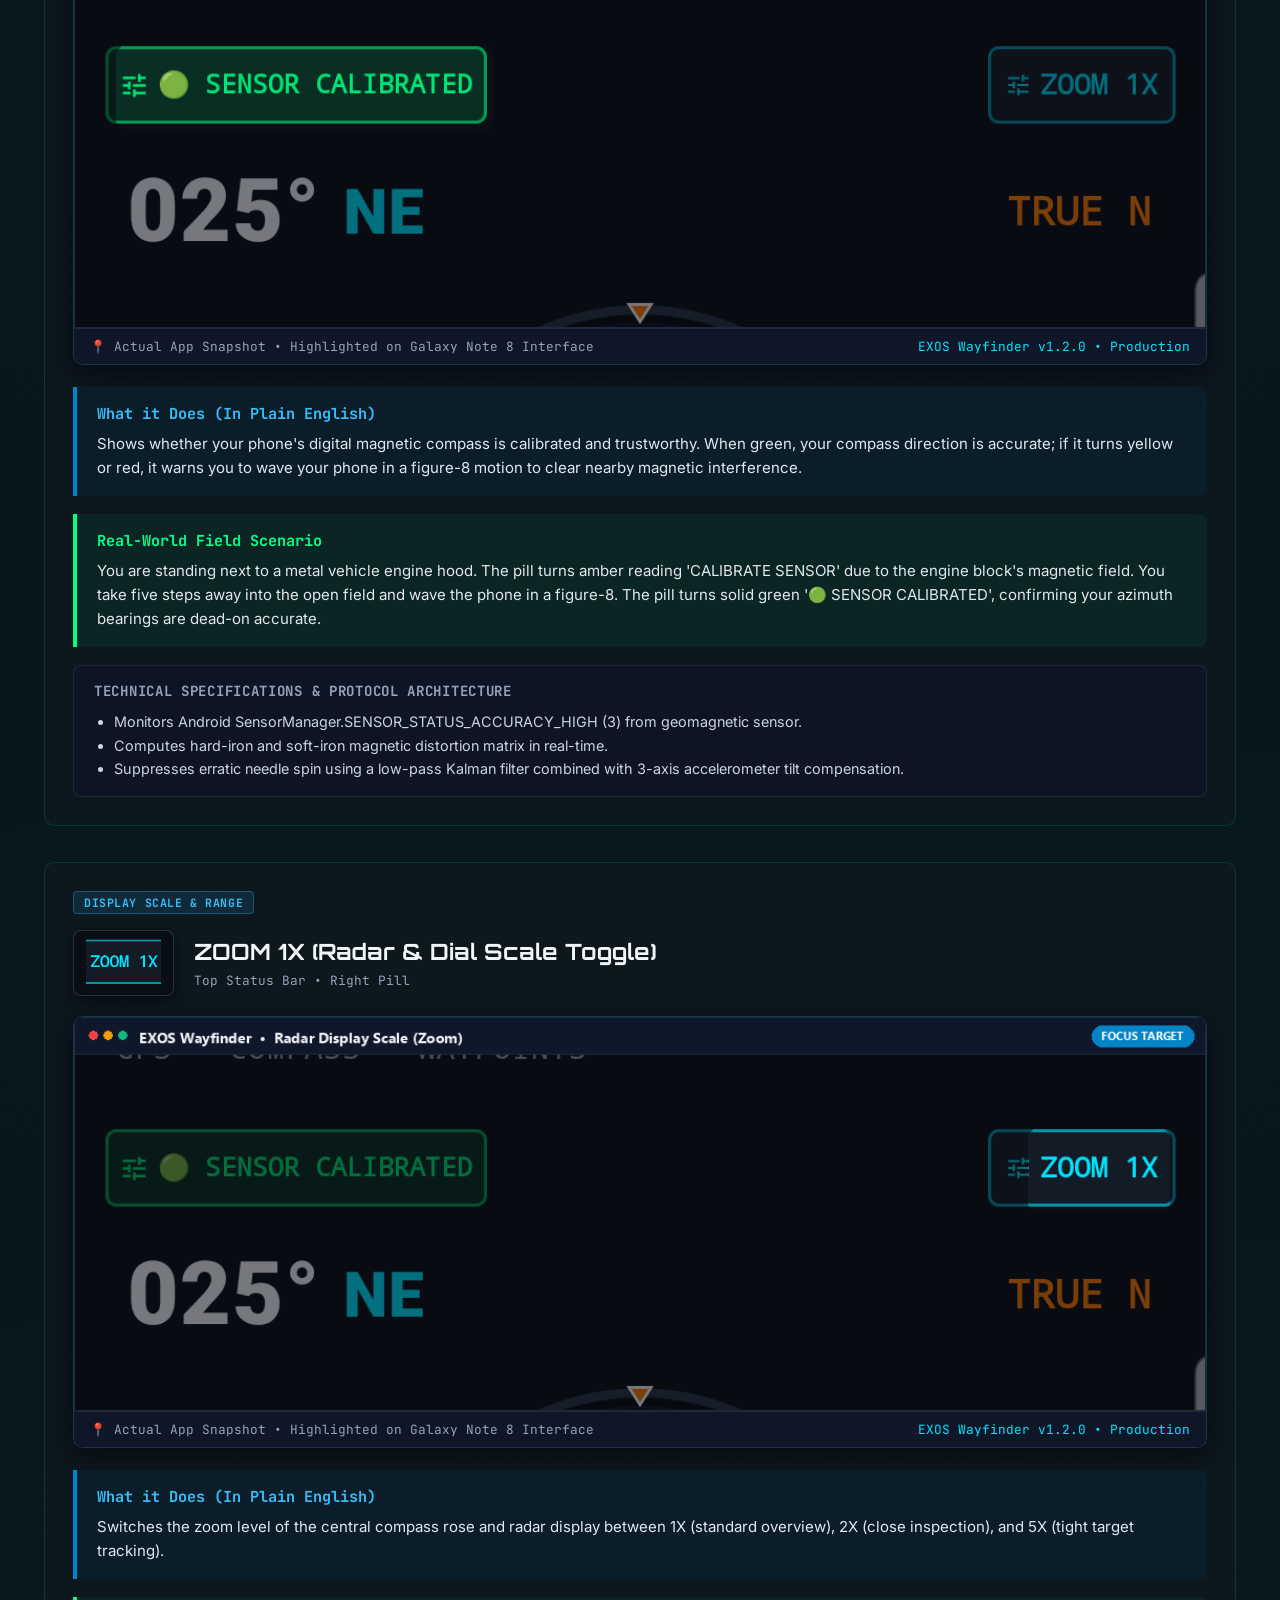
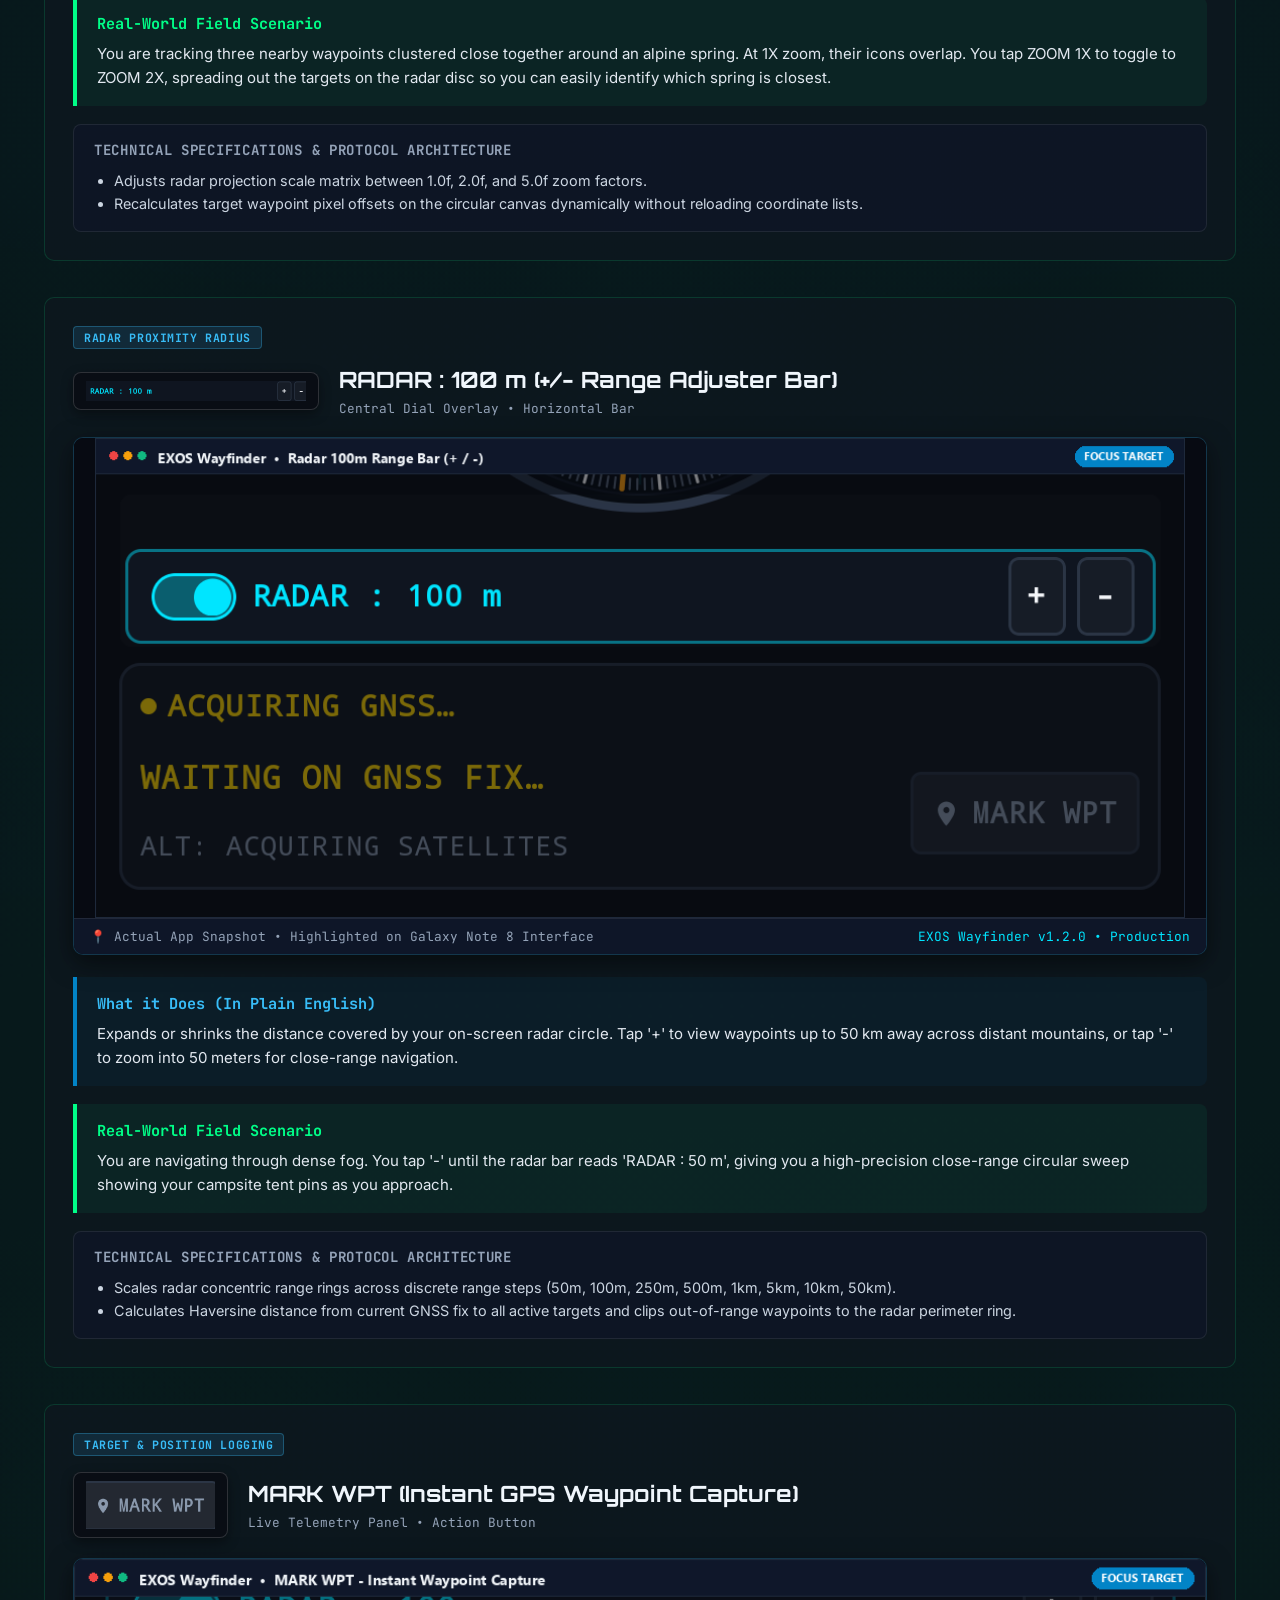
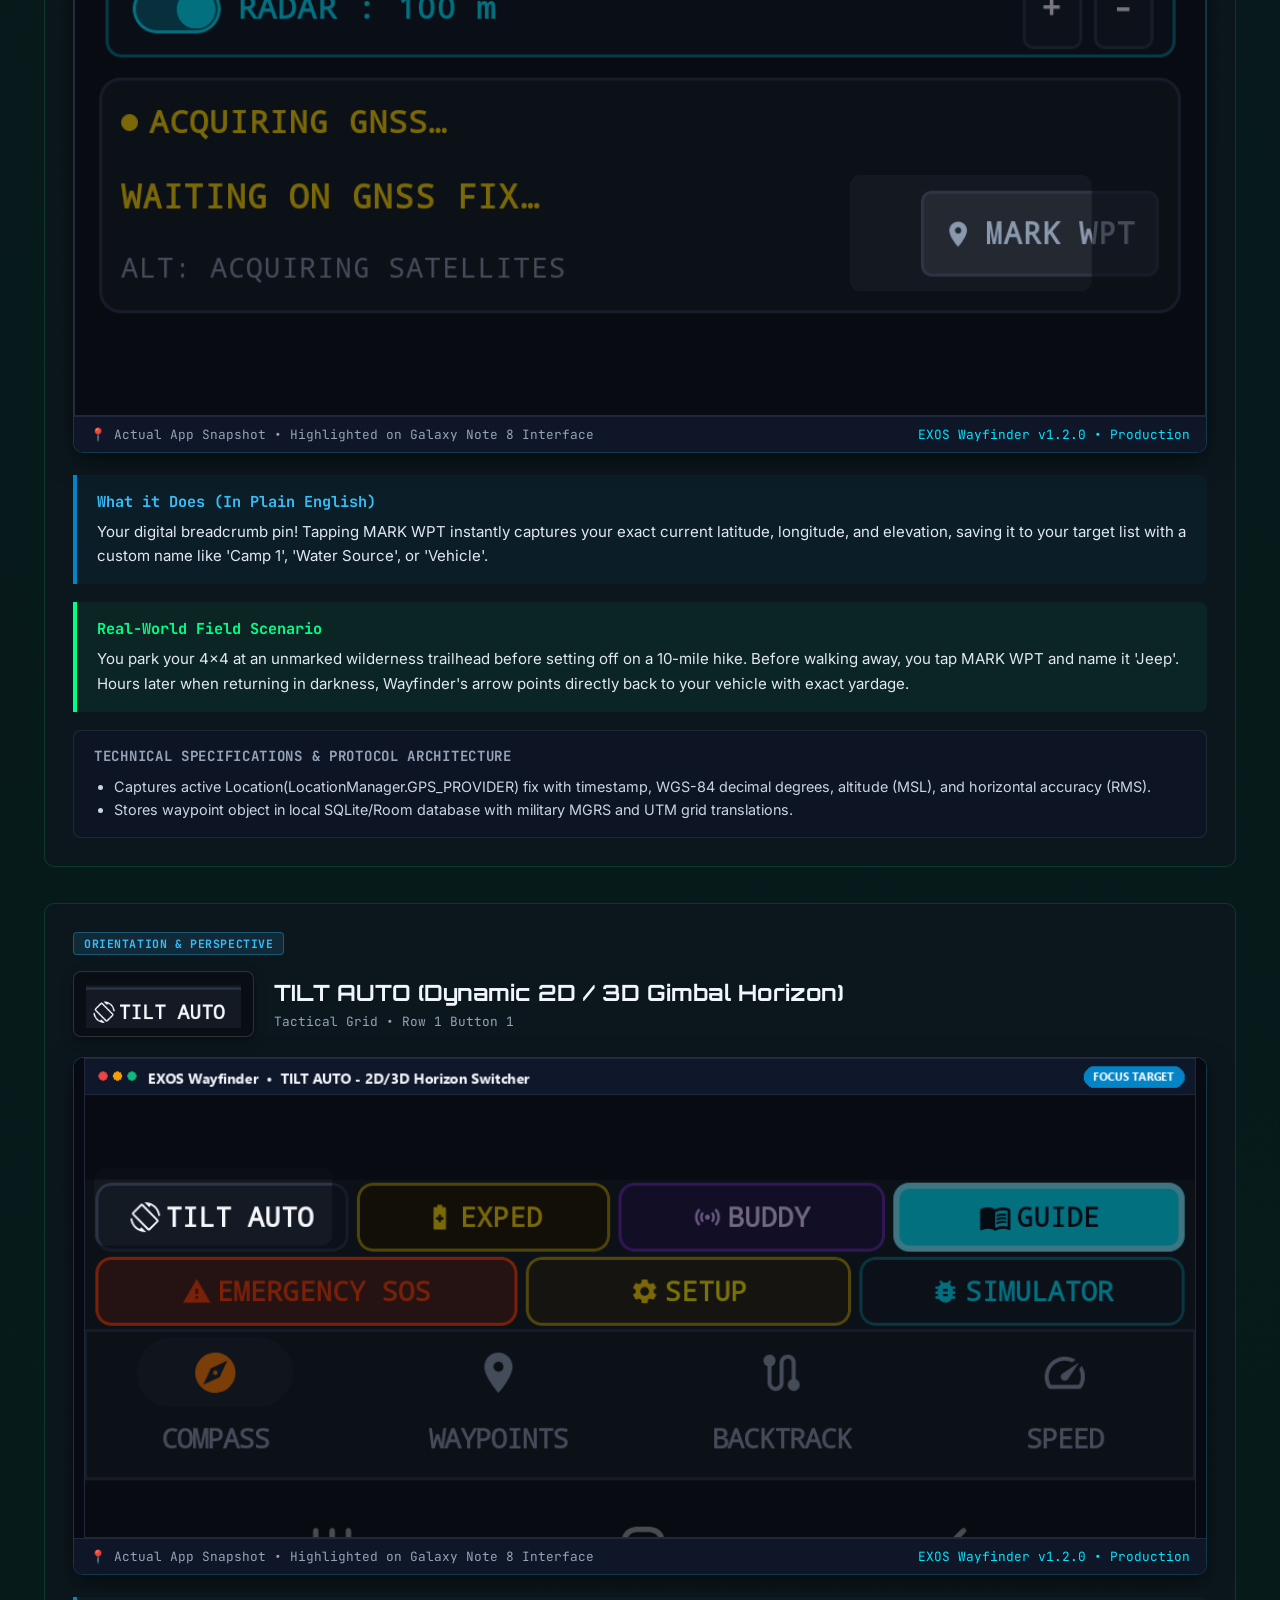
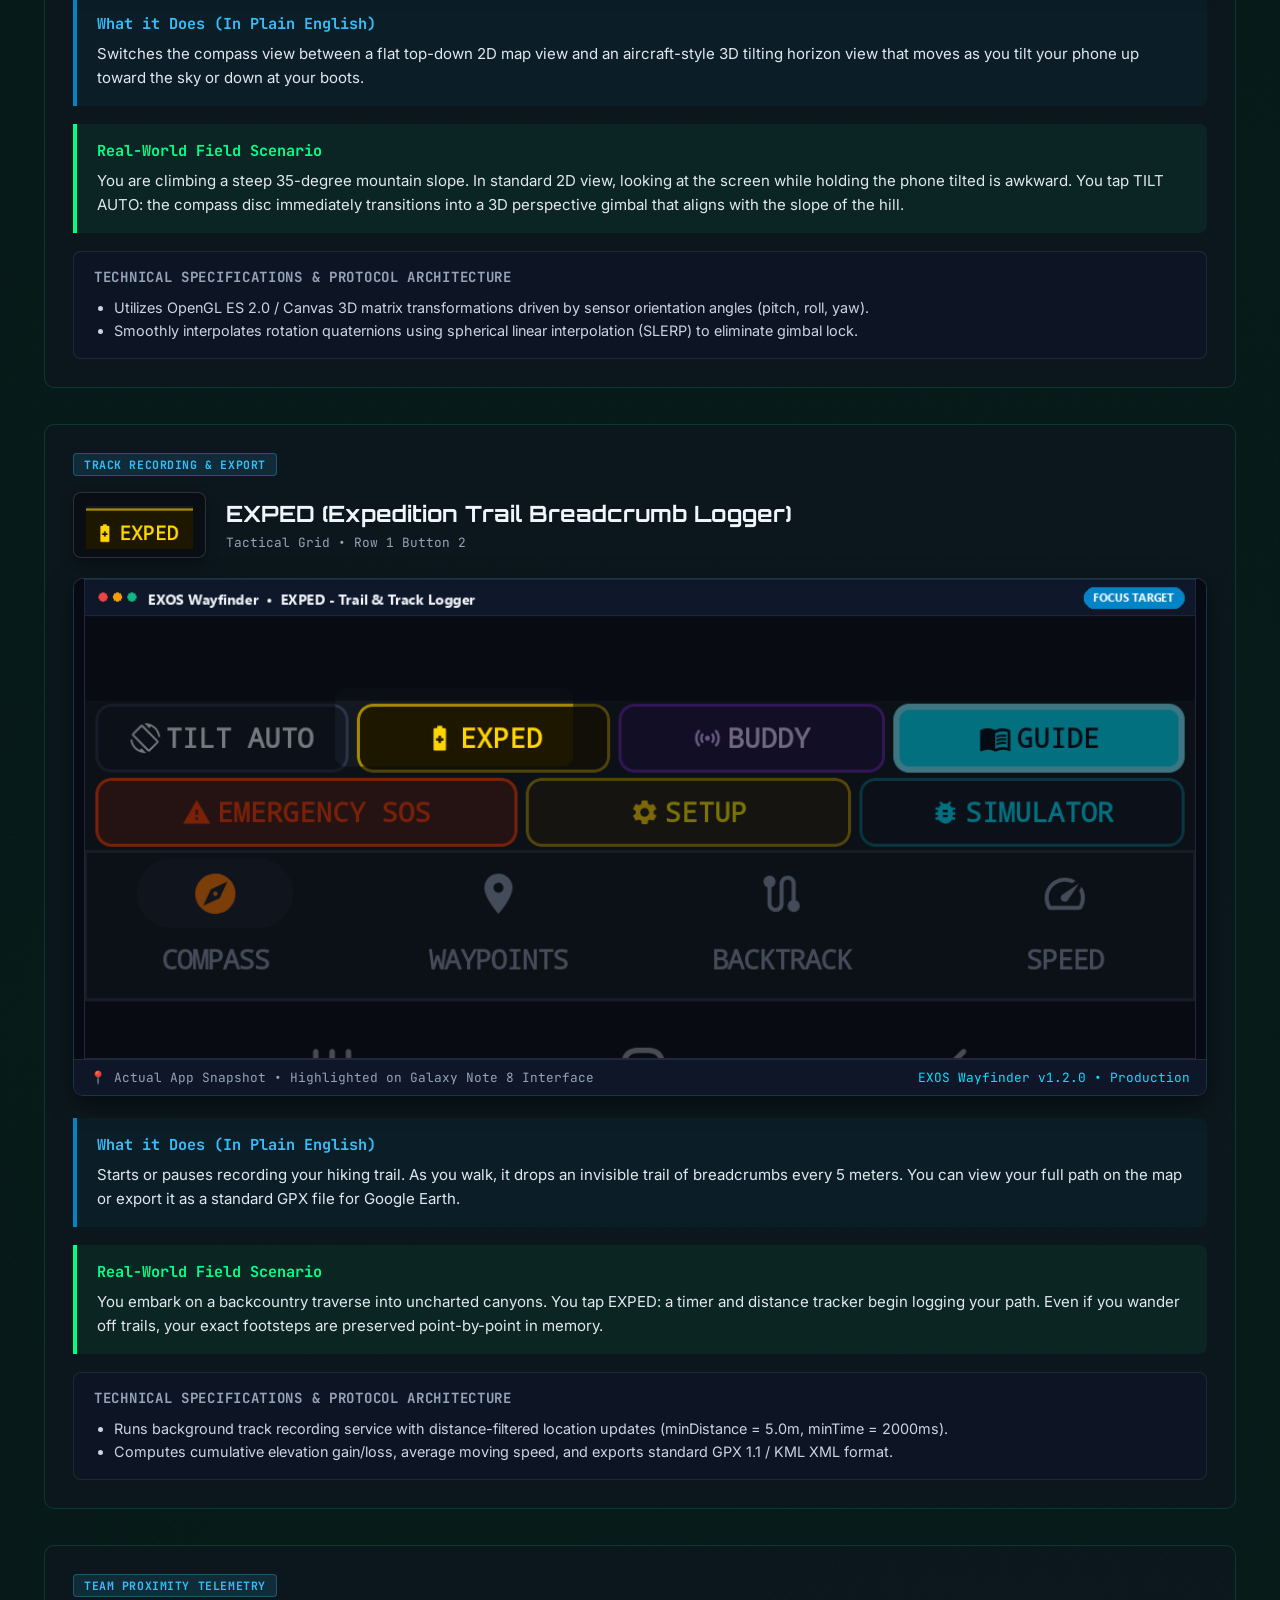
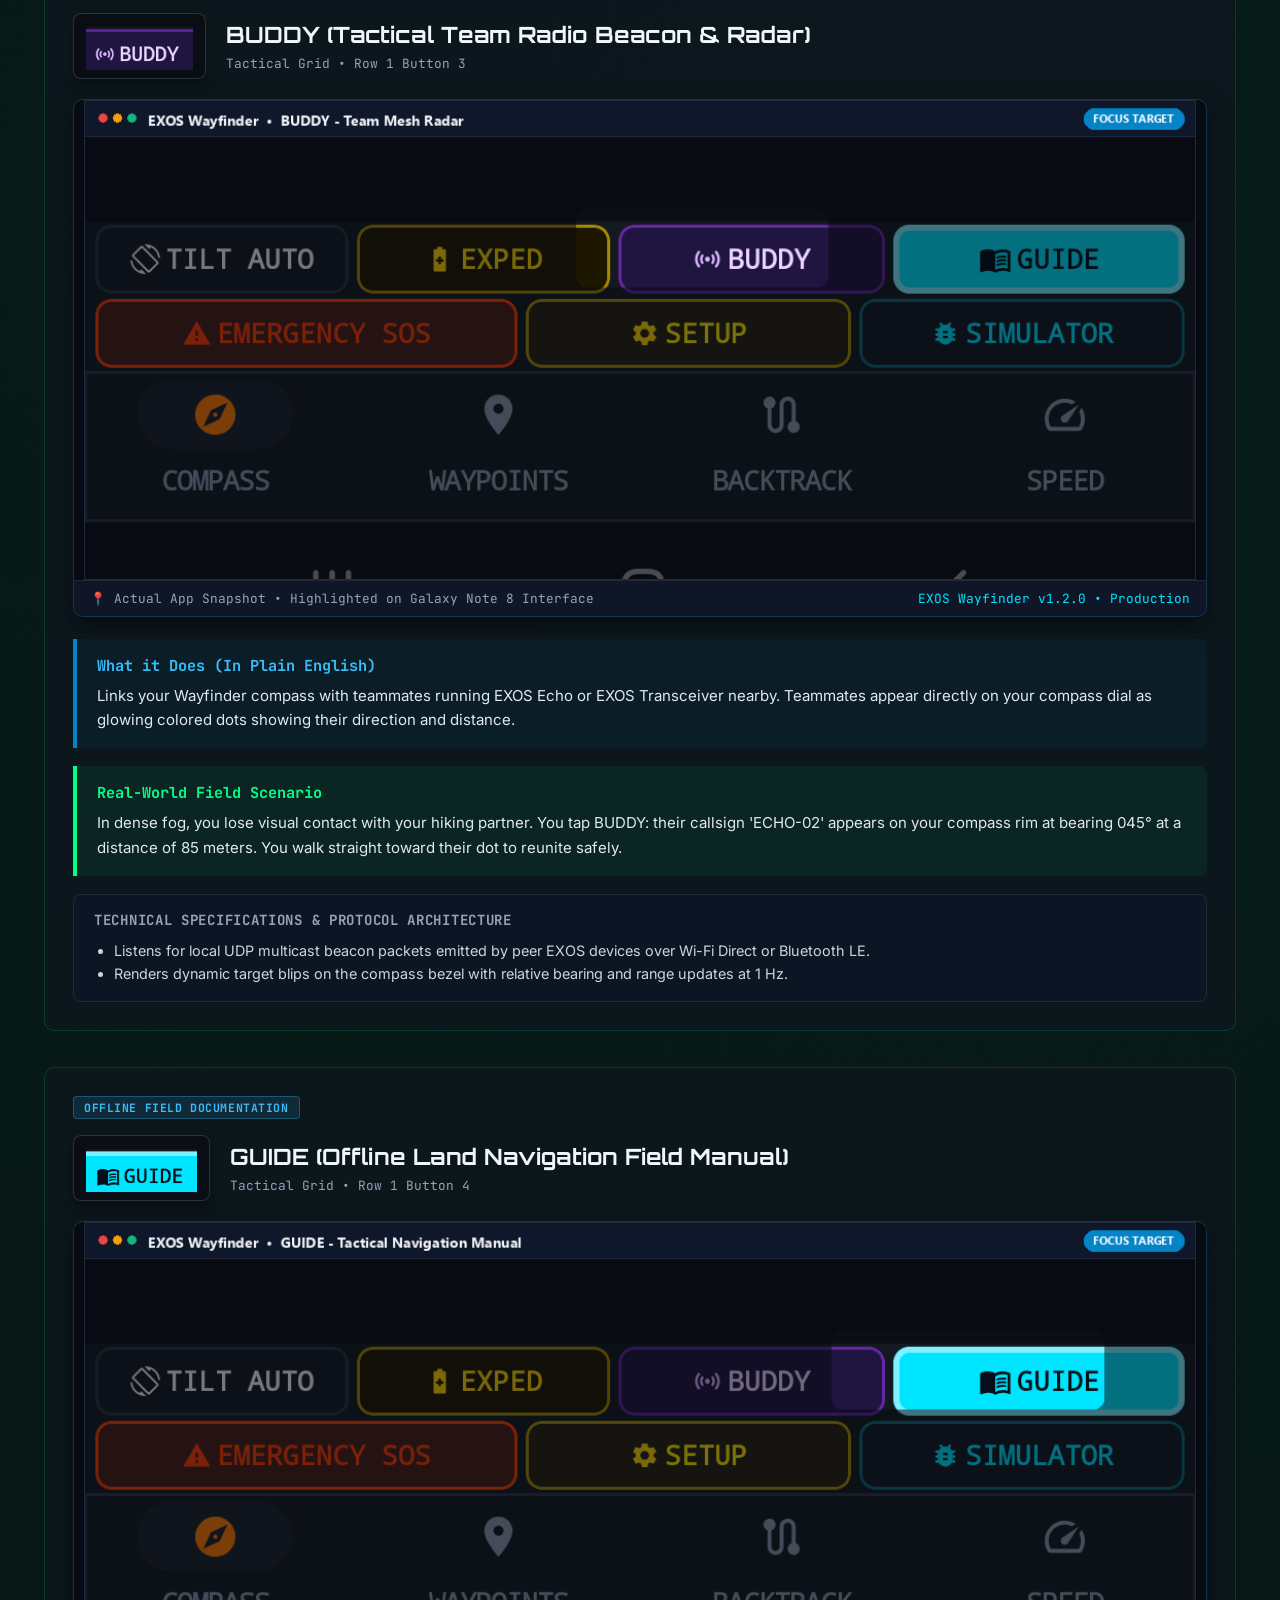
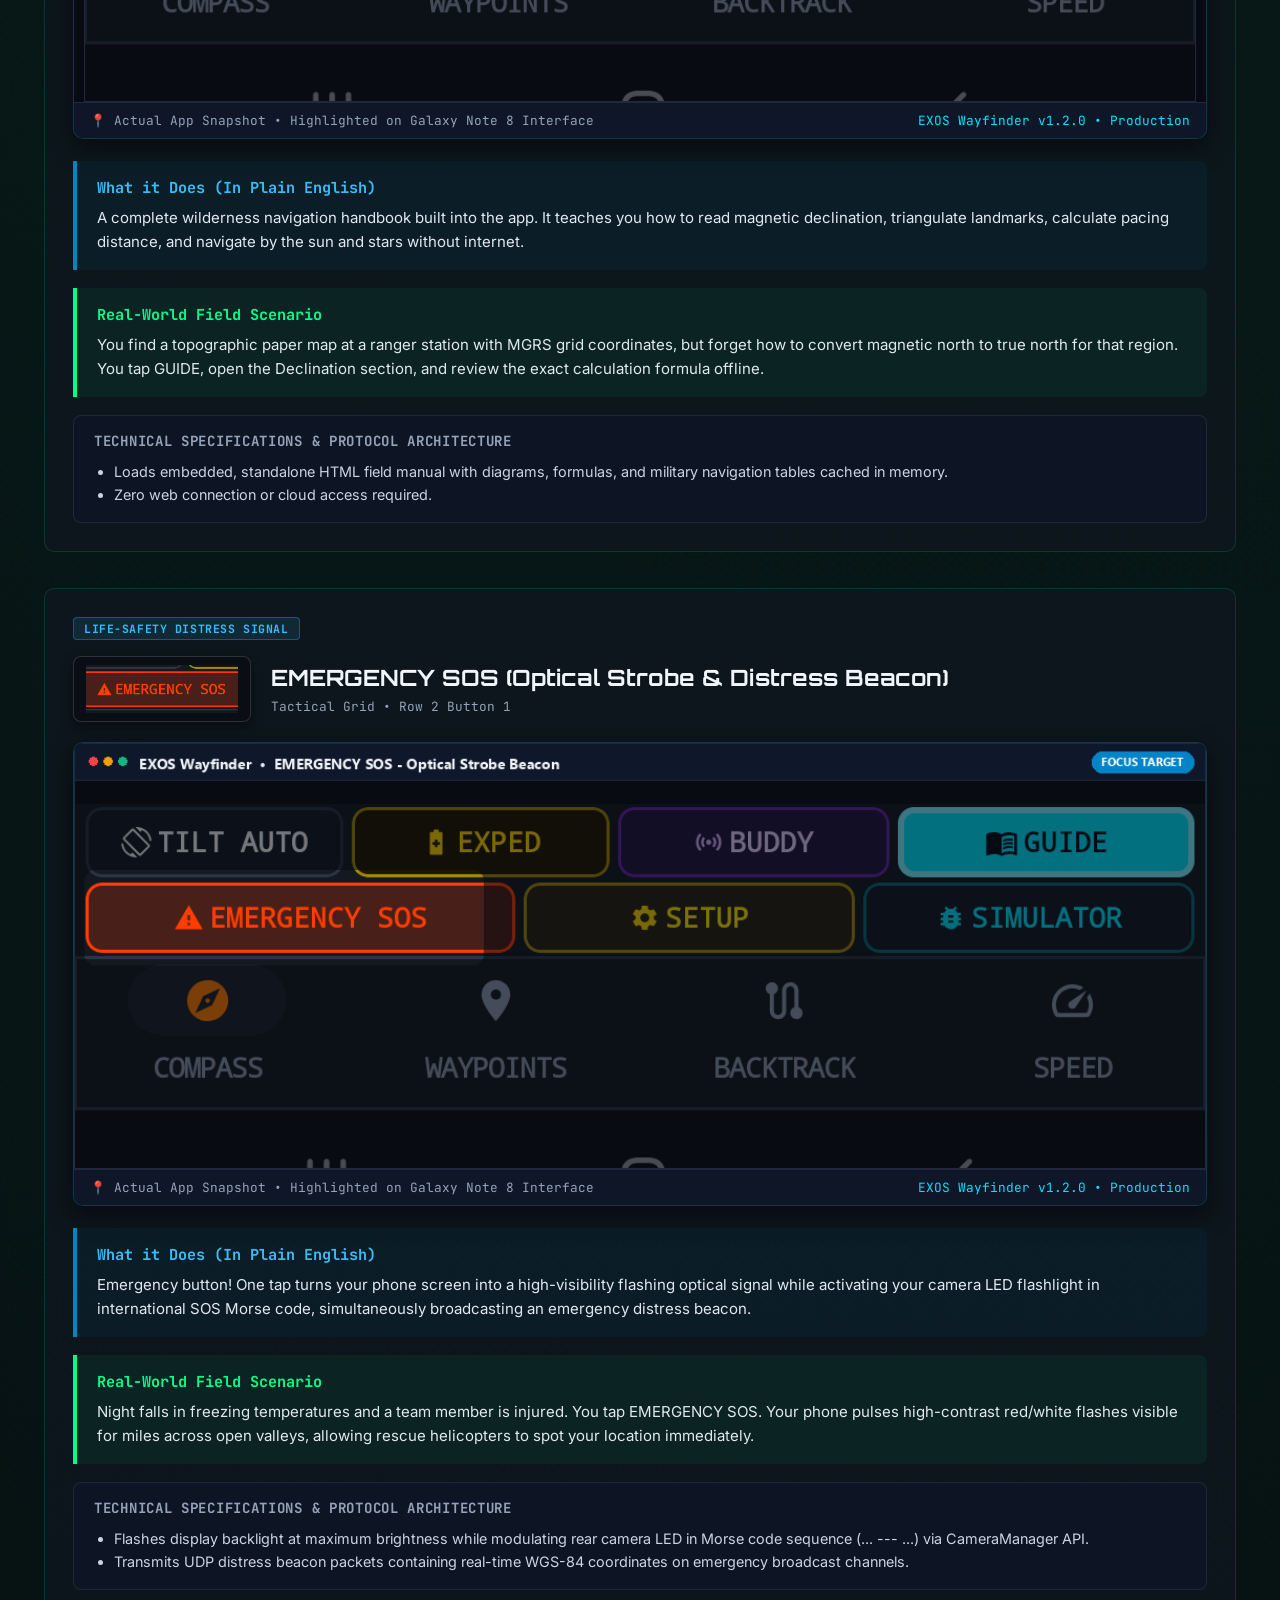
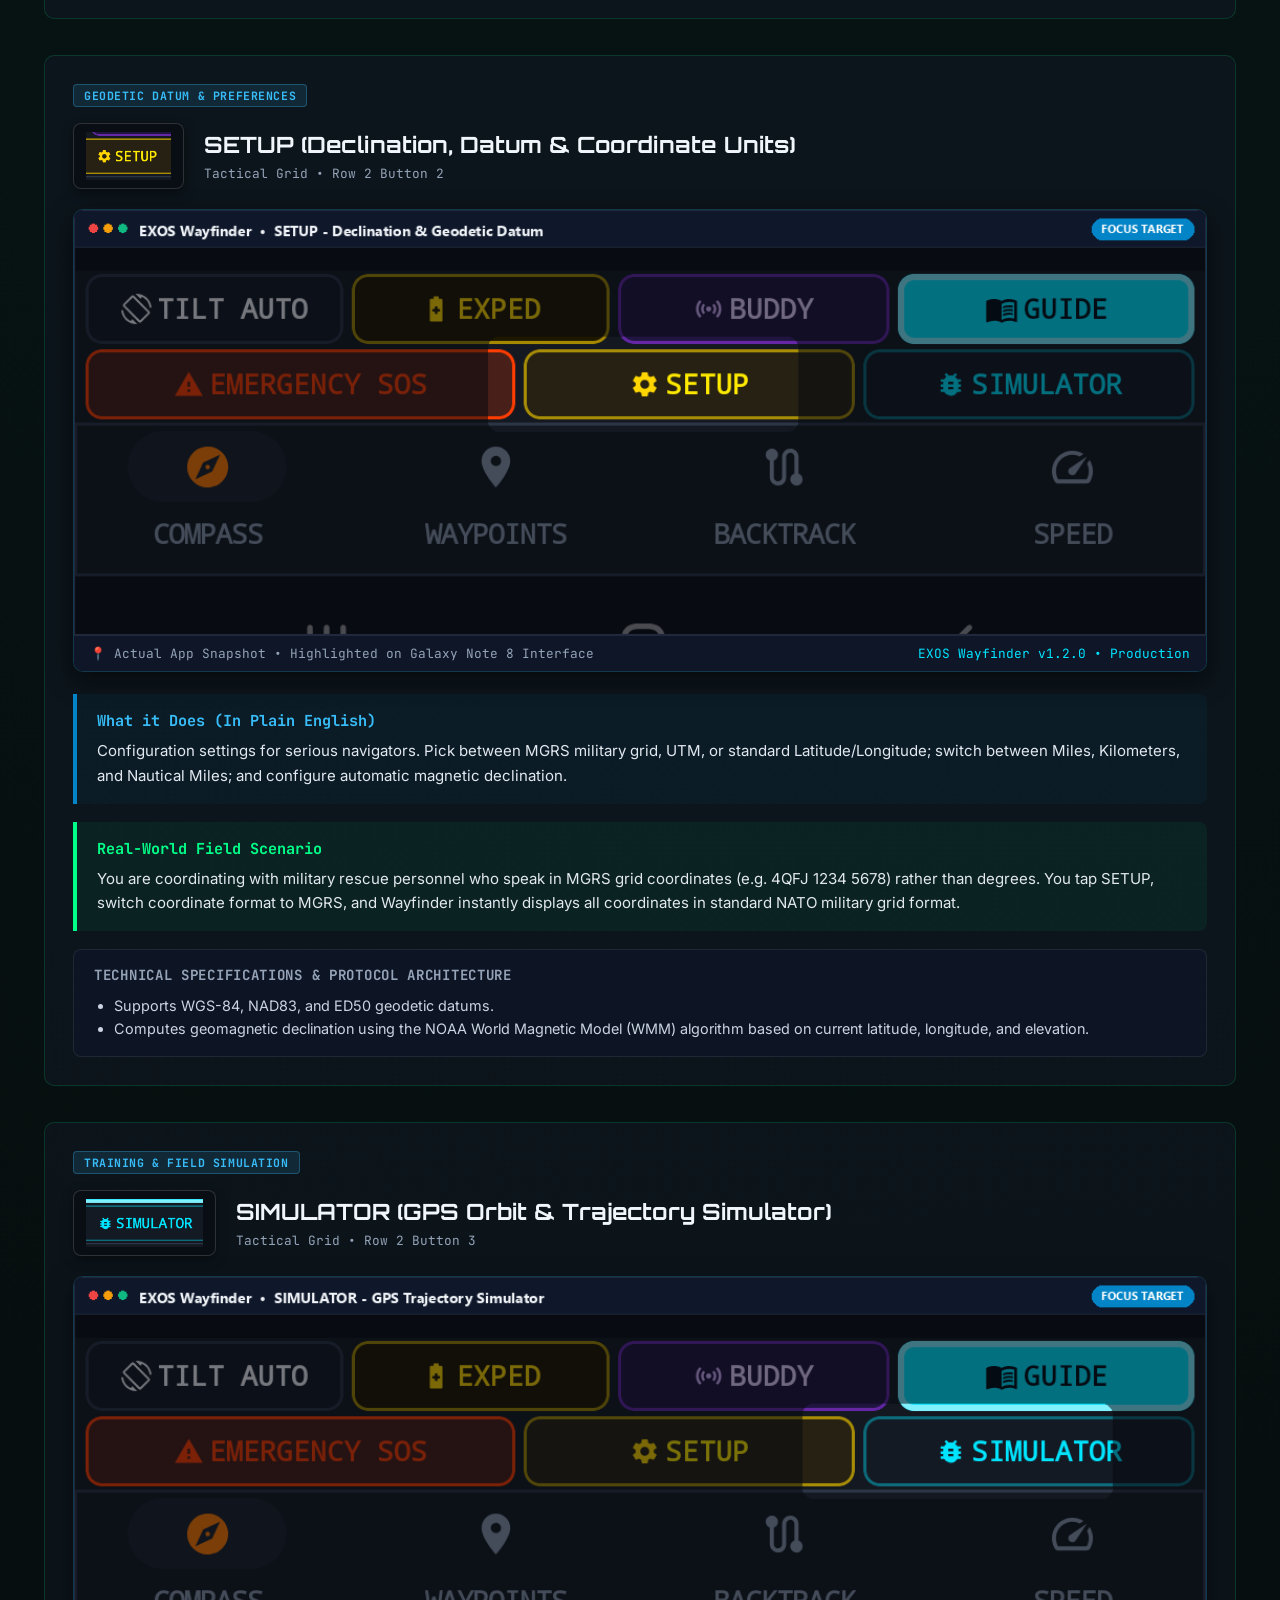
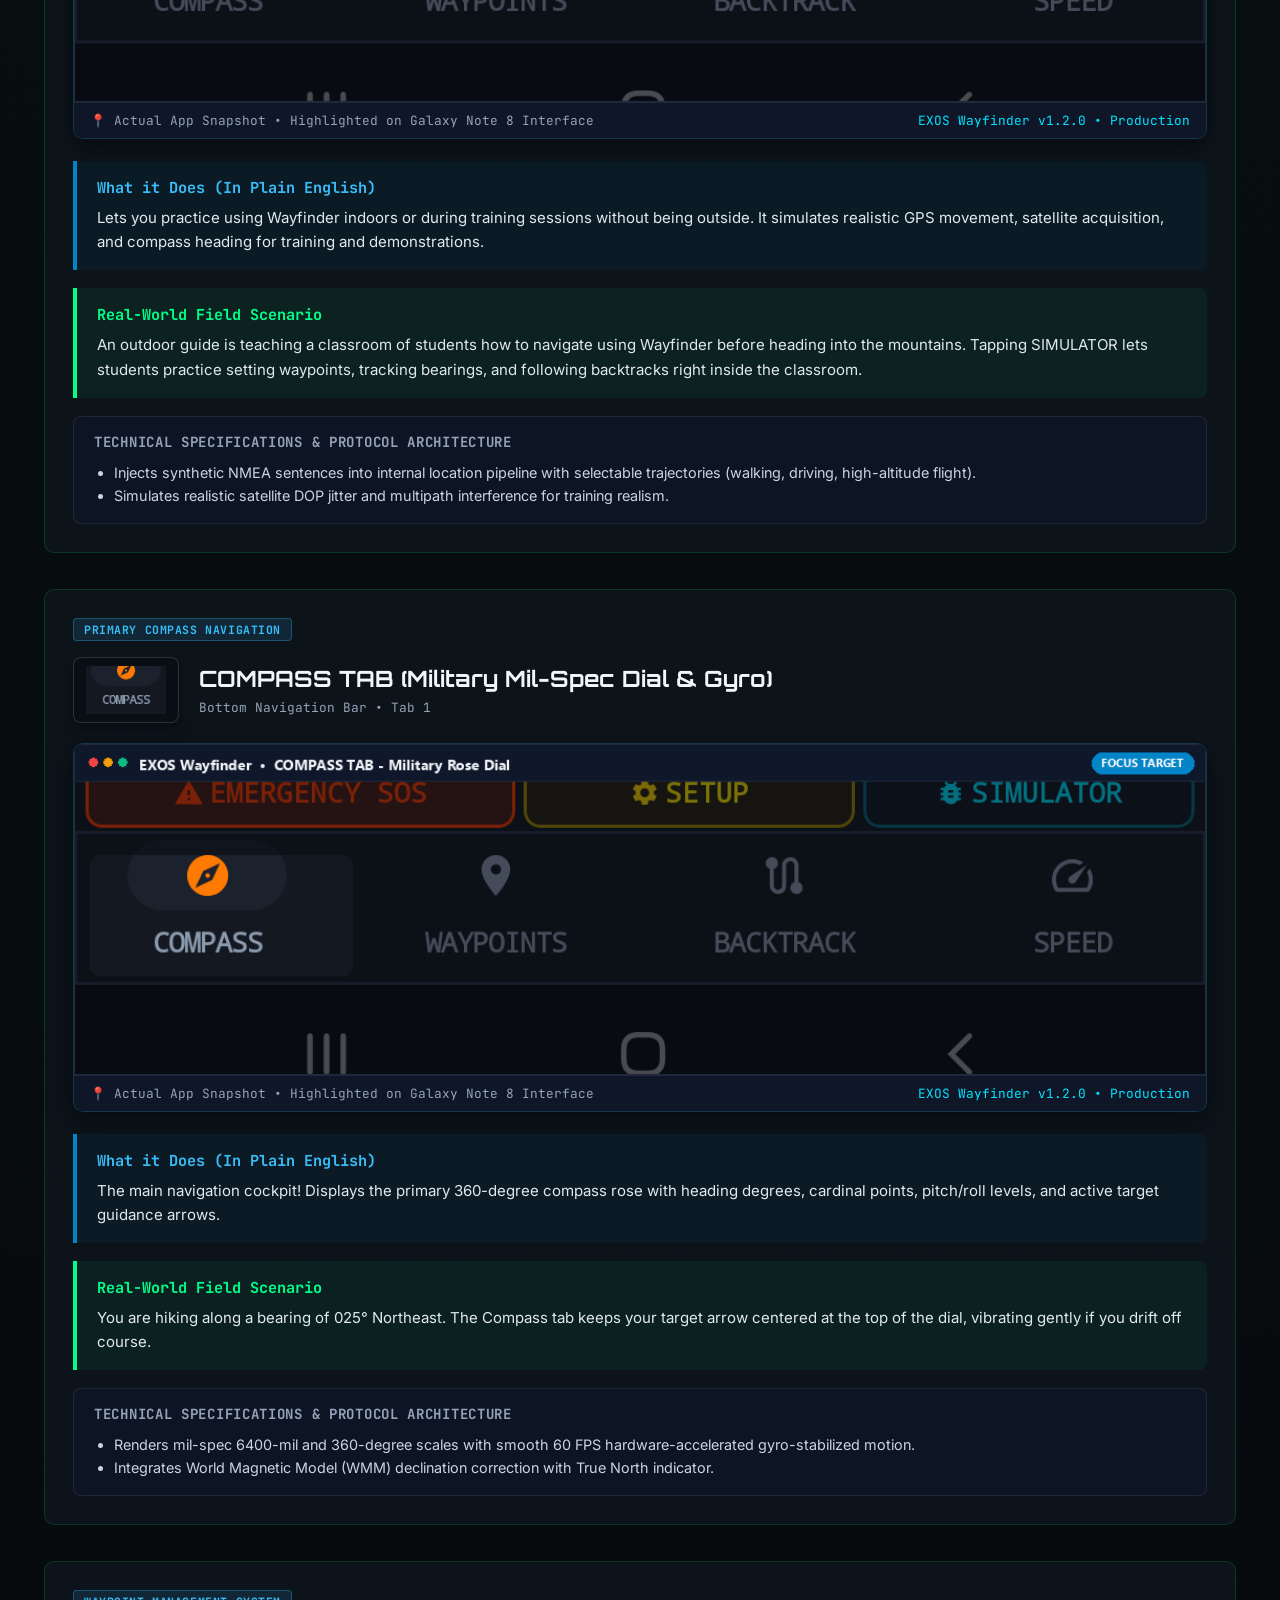
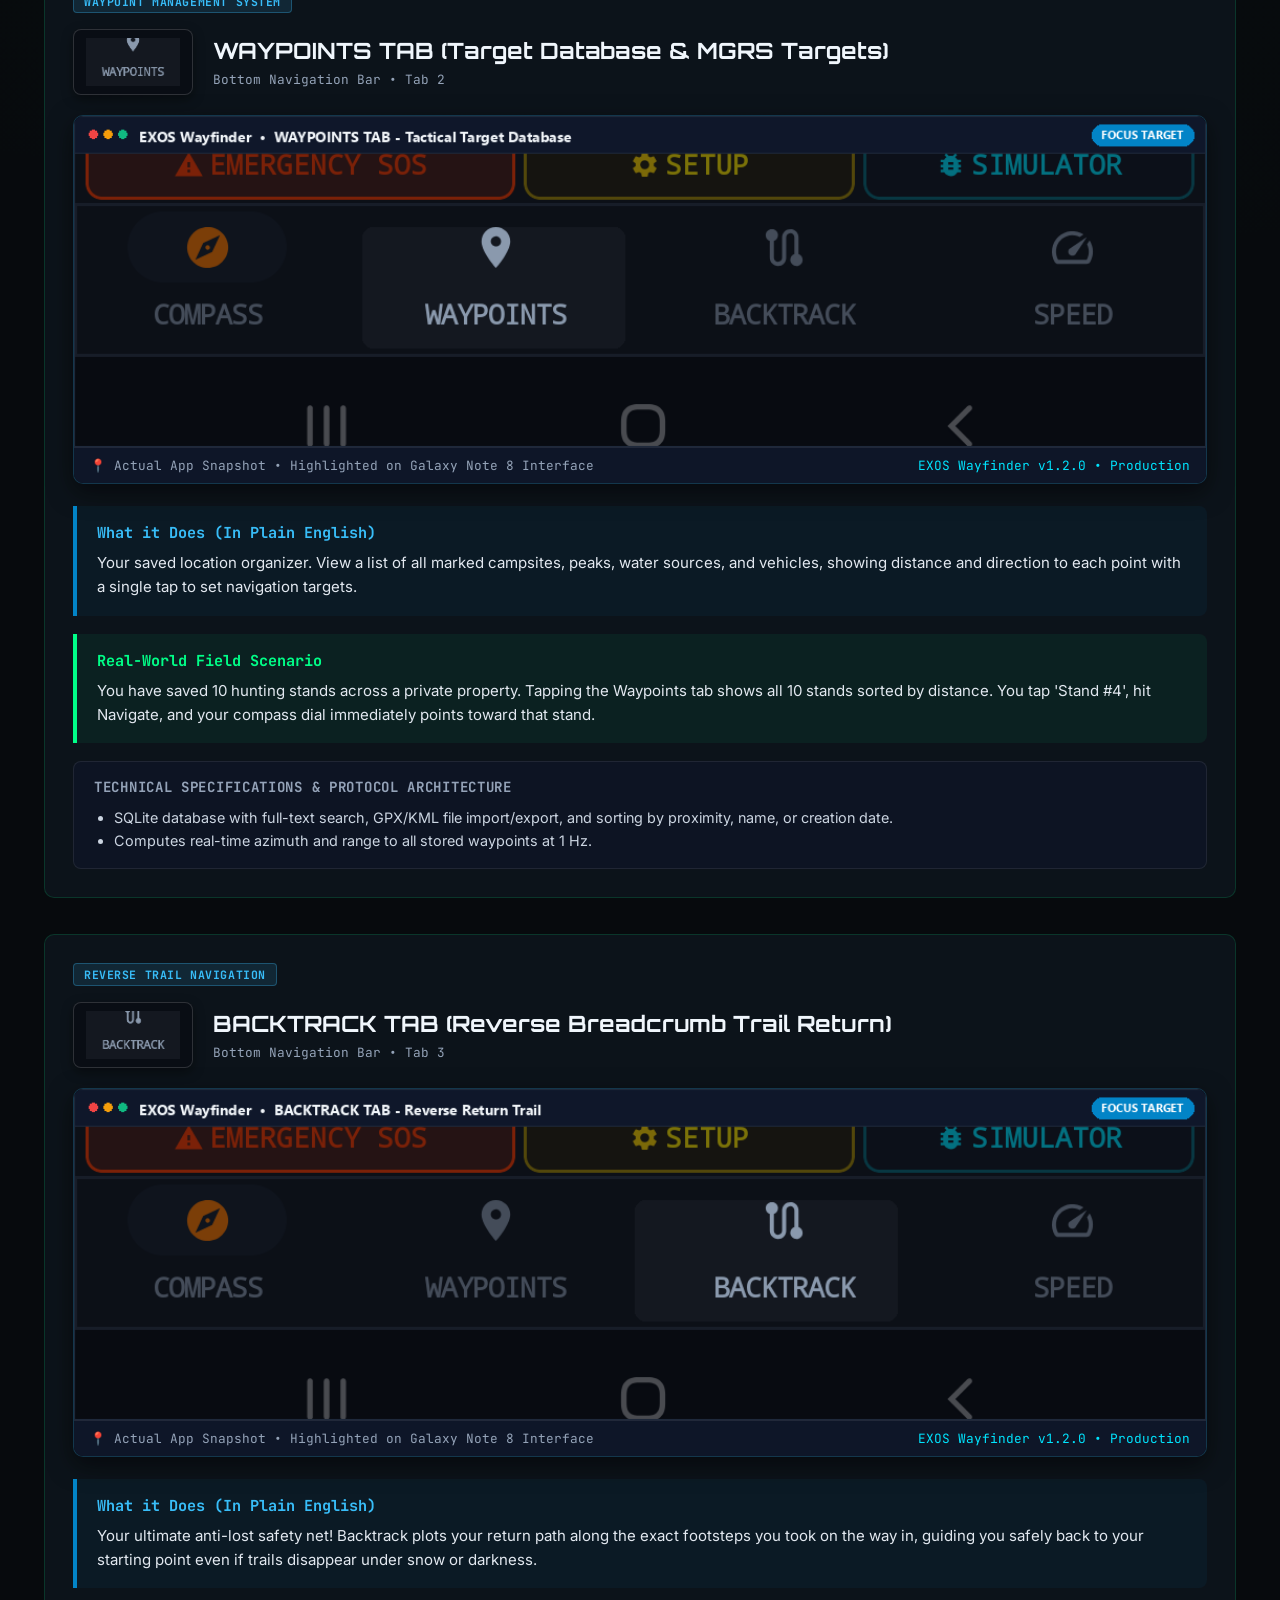
<file: wayfinder-guide.html>
<!DOCTYPE html>
<html lang="en">
<head>
  <!-- Google tag (gtag.js) - Privacy-safe anonymous analytics -->
  <script async src="https://www.googletagmanager.com/gtag/js?id=G-HNKE55GVQD"></script>
  <script>
    window.dataLayer = window.dataLayer || [];
    function gtag(){dataLayer.push(arguments);}
    gtag('js', new Date());

    gtag('config', 'G-HNKE55GVQD', {
      'anonymize_ip': true
    });

    // Auto-track Windows Station and application download clicks
    document.addEventListener('DOMContentLoaded', function() {
      document.querySelectorAll('a[href*=".exe"], a[href*="downloads/"]').forEach(function(btn) {
        btn.addEventListener('click', function() {
          if (typeof gtag === 'function') {
            gtag('event', 'file_download', {
              'file_name': 'EXOS-GPS-Station-Setup-v0.17.exe',
              'file_extension': 'exe',
              'link_text': (btn.innerText || '').trim(),
              'link_url': btn.getAttribute('href')
            });
            gtag('event', 'download_windows_station', {
              'event_category': 'Software Download',
              'event_label': 'EXOS GPS Station Windows Setup',
              'value': 1
            });
          }
        });
      });
    });
  </script>

  <meta charset="UTF-8">
  <meta name="viewport" content="width=device-width, initial-scale=1.0">
  <title>EXOS Wayfinder | Complete User Guide &amp; Tactical Backcountry Field Manual</title>
  <meta name="description" content="Official user manual and technical guide for EXOS Wayfinder. Standalone backcountry navigation, offline vector maps, military MGRS target tracking, and reverse backtrack trail guidance.">
  <link rel="icon" type="image/png" href="assets/icon.png">
  
  <!-- Modern Tactical Fonts -->
  <link rel="preconnect" href="https://fonts.googleapis.com">
  <link rel="preconnect" href="https://fonts.gstatic.com" crossorigin>
  <link href="https://fonts.googleapis.com/css2?family=Inter:wght@400;500;600;700&family=JetBrains+Mono:wght@400;600;700&family=Orbitron:wght@600;800;900&family=Rajdhani:wght@600;700&display=swap" rel="stylesheet">
  <link rel="stylesheet" href="css/style.css">

  <style>
    .guide-hero {
      padding: 60px 0 40px;
      text-align: center;
      position: relative;
    }
    .guide-nav-bar {
      position: sticky;
      top: 67px;
      z-index: 90;
      background: rgba(13, 19, 25, 0.95);
      backdrop-filter: blur(14px);
      border-bottom: 1px solid var(--border-subtle);
      padding: 10px 0;
      display: flex;
      justify-content: center;
      gap: 12px;
      flex-wrap: wrap;
    }
    .guide-tab-link {
      padding: 8px 16px;
      border-radius: var(--radius-sm);
      font-family: var(--font-mono);
      font-size: 0.82rem;
      font-weight: 700;
      color: var(--text-muted);
      text-decoration: none;
      transition: all 0.2s ease;
      border: 1px solid transparent;
    }
    .guide-tab-link:hover, .guide-tab-link.active {
      color: #38bdf8;
      border-color: rgba(56, 189, 248, 0.4);
      background: rgba(56, 189, 248, 0.08);
    }
    .feature-card {
      background: var(--bg-card);
      border: 1px solid var(--border-subtle);
      border-radius: var(--radius-md);
      padding: 28px;
      margin-bottom: 36px;
      transition: border-color 0.2s ease;
    }
    .feature-card:hover {
      border-color: #38bdf8;
    }
    .feature-badge {
      display: inline-block;
      font-family: var(--font-mono);
      font-size: 0.72rem;
      font-weight: 700;
      color: #38bdf8;
      background: rgba(56, 189, 248, 0.12);
      border: 1px solid rgba(56, 189, 248, 0.3);
      padding: 3px 10px;
      border-radius: 4px;
      margin-bottom: 16px;
      letter-spacing: 0.05em;
    }
    .feature-header {
      display: flex;
      align-items: center;
      gap: 20px;
      margin-bottom: 20px;
      flex-wrap: wrap;
    }
    .feature-thumb-wrap {
      background: #090d14;
      border: 1px solid rgba(255, 255, 255, 0.15);
      border-radius: 8px;
      padding: 8px 12px;
      display: flex;
      align-items: center;
      justify-content: center;
      box-shadow: 0 4px 12px rgba(0,0,0,0.4);
    }
    .feature-thumb-wrap img {
      max-height: 48px;
      max-width: 220px;
      object-fit: contain;
    }
    .feature-title-wrap h3 {
      font-family: var(--font-display);
      font-size: 1.4rem;
      color: #f0f6fc;
      margin: 0 0 4px 0;
    }
    .feature-label {
      font-family: var(--font-mono);
      font-size: 0.8rem;
      color: #94a3b8;
    }
    
    /* Snapshot Display Card */
    .feature-snapshot-wrap {
      background: #070a12;
      border: 1px solid rgba(56, 189, 248, 0.25);
      border-radius: 10px;
      overflow: hidden;
      margin-bottom: 22px;
      box-shadow: 0 8px 24px rgba(0, 0, 0, 0.5);
    }
    .feature-snapshot-wrap img {
      width: 100%;
      max-height: 480px;
      object-fit: contain;
      display: block;
      background: #070a12;
    }
    .feature-snapshot-caption {
      background: rgba(15, 23, 42, 0.95);
      padding: 9px 16px;
      font-family: var(--font-mono);
      font-size: 0.8rem;
      color: #94a3b8;
      border-top: 1px solid rgba(255, 255, 255, 0.08);
      display: flex;
      align-items: center;
      justify-content: space-between;
      flex-wrap: wrap;
      gap: 8px;
    }
    
    .feature-layman {
      background: rgba(2, 132, 199, 0.06);
      border-left: 4px solid #0284c7;
      padding: 16px 20px;
      border-radius: 0 8px 8px 0;
      margin-bottom: 18px;
    }
    .feature-layman h4 {
      color: #38bdf8;
      font-size: 0.95rem;
      margin: 0 0 8px 0;
      font-family: var(--font-mono);
    }
    .feature-layman p {
      color: #e2e8f0;
      font-size: 0.94rem;
      line-height: 1.6;
      margin: 0;
    }
    .feature-scenario {
      background: rgba(0, 255, 136, 0.06);
      border-left: 4px solid #00ff88;
      padding: 16px 20px;
      border-radius: 0 8px 8px 0;
      margin-bottom: 18px;
    }
    .feature-scenario h4 {
      color: #00ff88;
      font-size: 0.95rem;
      margin: 0 0 8px 0;
      font-family: var(--font-mono);
    }
    .feature-scenario p {
      color: #e2e8f0;
      font-size: 0.94rem;
      line-height: 1.6;
      margin: 0;
    }
    .feature-tech {
      background: rgba(15, 23, 42, 0.6);
      border: 1px solid rgba(255, 255, 255, 0.08);
      padding: 16px 20px;
      border-radius: 8px;
    }
    .feature-tech h4 {
      color: #94a3b8;
      font-size: 0.88rem;
      margin: 0 0 10px 0;
      font-family: var(--font-mono);
      text-transform: uppercase;
      letter-spacing: 0.05em;
    }
    .feature-tech ul {
      margin: 0;
      padding-left: 20px;
      color: #cbd5e1;
      font-size: 0.9rem;
      line-height: 1.6;
    }
    .feature-tech li strong {
      color: #f1f5f9;
    }
    .screens-showcase-grid {
      display: grid;
      grid-template-columns: repeat(auto-fit, minmax(280px, 1fr));
      gap: 24px;
      margin: 36px 0;
    }
    .screen-card {
      background: var(--bg-card);
      border: 1px solid var(--border-subtle);
      border-radius: var(--radius-md);
      overflow: hidden;
      text-align: center;
      padding: 16px;
    }
    .screen-card img {
      width: 100%;
      border-radius: 8px;
      border: 1px solid rgba(255,255,255,0.1);
      margin-bottom: 12px;
    }
    .screen-card h4 {
      color: #f0f6fc;
      margin: 8px 0 4px;
      font-family: var(--font-display);
    }
    .screen-card p {
      color: var(--text-muted);
      font-size: 0.85rem;
      margin: 0;
    }
  </style>
</head>
<body class="theme-station">

  <!-- Header Navigation -->
  <header class="header">
    <div class="header-container">
      <a href="index.html" class="brand-logo-wrap">
        <img src="assets/exos_logo_dark.png" alt="EXOS Navigation Systems" style="height:44px;">
      </a>
      <nav class="nav-links">
        <a href="index.html" class="nav-link">Home</a>
        <a href="wayfinder-guide.html" class="nav-link" style="color:#38bdf8; font-weight:700;">Wayfinder</a>
        <a href="echo-guide.html" class="nav-link">ECHO Walkie-Talkie</a>
        <a href="transceiver-guide.html" class="nav-link">Transceiver</a>
        <a href="station-guide.html" class="nav-link">Windows Station</a>
      </nav>
      <div>
        <a href="https://play.google.com/store/apps/details?id=com.exos.wayfinder" target="_blank" rel="noopener" class="btn-primary" style="background-color:#0284c7; font-size:0.82rem; padding:8px 16px;">
          Google Play Store &rarr;
        </a>
      </div>
    </div>
  </header>

  <!-- Sub-Navigation Bar -->
  <div class="guide-nav-bar">
    <a href="#overview" class="guide-tab-link active">Wayfinder Overview</a>
    <a href="#compass-controls" class="guide-tab-link">Compass Controls</a>
    <a href="#tactical-grid" class="guide-tab-link">Action Grid</a>
    <a href="#navigation-tabs" class="guide-tab-link">Bottom Tabs</a>
    <a href="#backtrack" class="guide-tab-link">Backtrack Guide</a>
  </div>

  <main class="container">
    <!-- Hero Section -->
    <section class="guide-hero" id="overview">
      <div style="display:inline-block; margin-bottom:12px;" class="feature-badge">STANDALONE EXPEDITION NAVIGATION &bull; 100% OFFLINE &bull; MGRS GRIDS</div>
      <h1 style="font-family:var(--font-display); font-size:2.4rem; color:#f0f6fc; margin-bottom:12px;">
        EXOS Wayfinder Tactical Field Operations Manual
      </h1>
      <p style="color:#94a3b8; max-width:760px; margin:0 auto 28px; font-size:1.05rem; line-height:1.6;">
        Complete, button-by-button operational field guide for EXOS Wayfinder (<code>com.exos.wayfinder</code>). Every button is highlighted on the actual Samsung Galaxy Note 8 user interface snapshot, with layman explanations, real-world field scenarios, and underlying technical protocols.
      </p>
      <div style="display:flex; justify-content:center; gap:16px; flex-wrap:wrap;">
        <a href="https://play.google.com/store/apps/details?id=com.exos.wayfinder" target="_blank" rel="noopener" class="btn-primary" style="background-color:#0284c7;">
          Get Wayfinder on Google Play Store &rarr;
        </a>
        <a href="transceiver-guide.html" class="btn-secondary">
          EXOS Transceiver Guide &rarr;
        </a>
      </div>
    </section>

    <!-- App Screen Showcase -->
    <section style="margin-bottom:48px;">
      <h2 style="font-family:var(--font-display); color:#f0f6fc; text-align:center; margin-bottom:8px;">Live Production Interface Screens</h2>
      <p style="color:#94a3b8; text-align:center; margin-bottom:28px; font-size:0.95rem;">Screenshots captured directly on Samsung Galaxy Note 8 field hardware running EXOS Wayfinder v1.2.0.</p>
      
      <div class="screens-showcase-grid">
        <div class="screen-card">
          <img src="assets/guides/wayfinder_tab_compass.png" alt="EXOS Wayfinder Compass Screen">
          <h4>Tactical Compass Screen</h4>
          <p>Gyro-stabilized mil-spec compass rose with tilt horizon and waypoint markers.</p>
        </div>
        <div class="screen-card">
          <img src="assets/guides/wayfinder_tab_waypoints.png" alt="EXOS Wayfinder Waypoints Screen">
          <h4>Waypoint Target Database</h4>
          <p>Saved target list with real-time distance, bearing, and MGRS military grid coordinates.</p>
        </div>
        <div class="screen-card">
          <img src="assets/guides/wayfinder_tab_backtrack.png" alt="EXOS Wayfinder Backtrack Screen">
          <h4>Reverse Backtrack Screen</h4>
          <p>Trail breadcrumb retracing engine with off-path deviation warnings.</p>
        </div>
        <div class="screen-card">
          <img src="assets/guides/wayfinder_tab_speed.png" alt="EXOS Wayfinder Speed HUD Screen">
          <h4>Tactical Speedometer HUD</h4>
          <p>High-contrast speed, vertical descent rate, and elevation profile.</p>
        </div>
      </div>
    </section>

    <!-- BUTTON BREAKDOWN CARDS -->
    <section id="buttons" style="margin-bottom:60px;">
      <h2 style="font-family:var(--font-display); color:#f0f6fc; margin-bottom:24px; border-bottom:1px solid rgba(255,255,255,0.1); padding-bottom:12px;">
        Complete Button-by-Button Tactical Breakdown
      </h2>

      <!-- 🟢 SENSOR CALIBRATED (Magnetometer Health Status) -->
      <div class="feature-card" id="wayfinder_btn_sensor">
        <div class="feature-badge">HARDWARE SENSOR INTEGRITY</div>
        <div class="feature-header">
          <div class="feature-thumb-wrap">
            <img src="assets/guides/crops/wayfinder_btn_sensor.png" alt="🟢 SENSOR CALIBRATED (Magnetometer Health Status) Icon Crop">
          </div>
          <div class="feature-title-wrap">
            <h3 class="feature-title">🟢 SENSOR CALIBRATED (Magnetometer Health Status)</h3>
            <span class="feature-label">Top Status Bar • Left Pill</span>
          </div>
        </div>

        <!-- Highlighted Snapshot on Actual UI -->
        <div class="feature-snapshot-wrap">
          <img src="assets/guides/highlighted/wayfinder_btn_sensor_highlight.png" alt="Actual App Snapshot: 🟢 SENSOR CALIBRATED (Magnetometer Health Status) Highlighted on Note 8 Interface">
          <div class="feature-snapshot-caption">
            <span>📍 Actual App Snapshot &bull; Highlighted on Galaxy Note 8 Interface</span>
            <span style="color:#00e5ff;">EXOS Wayfinder v1.2.0 &bull; Production</span>
          </div>
        </div>

        <div class="feature-layman">
          <h4>What it Does (In Plain English)</h4>
          <p>Shows whether your phone's digital magnetic compass is calibrated and trustworthy. When green, your compass direction is accurate; if it turns yellow or red, it warns you to wave your phone in a figure-8 motion to clear nearby magnetic interference.</p>
        </div>

        <div class="feature-scenario">
          <h4>Real-World Field Scenario</h4>
          <p>You are standing next to a metal vehicle engine hood. The pill turns amber reading 'CALIBRATE SENSOR' due to the engine block's magnetic field. You take five steps away into the open field and wave the phone in a figure-8. The pill turns solid green '🟢 SENSOR CALIBRATED', confirming your azimuth bearings are dead-on accurate.</p>
        </div>

        <div class="feature-tech">
          <h4>Technical Specifications &amp; Protocol Architecture</h4>
          <ul>
            <li>Monitors Android SensorManager.SENSOR_STATUS_ACCURACY_HIGH (3) from geomagnetic sensor.</li><li>Computes hard-iron and soft-iron magnetic distortion matrix in real-time.</li><li>Suppresses erratic needle spin using a low-pass Kalman filter combined with 3-axis accelerometer tilt compensation.</li>
          </ul>
        </div>
      </div>

      <!-- ZOOM 1X (Radar & Dial Scale Toggle) -->
      <div class="feature-card" id="wayfinder_btn_zoom">
        <div class="feature-badge">DISPLAY SCALE & RANGE</div>
        <div class="feature-header">
          <div class="feature-thumb-wrap">
            <img src="assets/guides/crops/wayfinder_btn_zoom.png" alt="ZOOM 1X (Radar & Dial Scale Toggle) Icon Crop">
          </div>
          <div class="feature-title-wrap">
            <h3 class="feature-title">ZOOM 1X (Radar & Dial Scale Toggle)</h3>
            <span class="feature-label">Top Status Bar • Right Pill</span>
          </div>
        </div>

        <!-- Highlighted Snapshot on Actual UI -->
        <div class="feature-snapshot-wrap">
          <img src="assets/guides/highlighted/wayfinder_btn_zoom_highlight.png" alt="Actual App Snapshot: ZOOM 1X (Radar & Dial Scale Toggle) Highlighted on Note 8 Interface">
          <div class="feature-snapshot-caption">
            <span>📍 Actual App Snapshot &bull; Highlighted on Galaxy Note 8 Interface</span>
            <span style="color:#00e5ff;">EXOS Wayfinder v1.2.0 &bull; Production</span>
          </div>
        </div>

        <div class="feature-layman">
          <h4>What it Does (In Plain English)</h4>
          <p>Switches the zoom level of the central compass rose and radar display between 1X (standard overview), 2X (close inspection), and 5X (tight target tracking).</p>
        </div>

        <div class="feature-scenario">
          <h4>Real-World Field Scenario</h4>
          <p>You are tracking three nearby waypoints clustered close together around an alpine spring. At 1X zoom, their icons overlap. You tap ZOOM 1X to toggle to ZOOM 2X, spreading out the targets on the radar disc so you can easily identify which spring is closest.</p>
        </div>

        <div class="feature-tech">
          <h4>Technical Specifications &amp; Protocol Architecture</h4>
          <ul>
            <li>Adjusts radar projection scale matrix between 1.0f, 2.0f, and 5.0f zoom factors.</li><li>Recalculates target waypoint pixel offsets on the circular canvas dynamically without reloading coordinate lists.</li>
          </ul>
        </div>
      </div>

      <!-- RADAR : 100 m (+/- Range Adjuster Bar) -->
      <div class="feature-card" id="wayfinder_btn_radar_bar">
        <div class="feature-badge">RADAR PROXIMITY RADIUS</div>
        <div class="feature-header">
          <div class="feature-thumb-wrap">
            <img src="assets/guides/crops/wayfinder_btn_radar_bar.png" alt="RADAR : 100 m (+/- Range Adjuster Bar) Icon Crop">
          </div>
          <div class="feature-title-wrap">
            <h3 class="feature-title">RADAR : 100 m (+/- Range Adjuster Bar)</h3>
            <span class="feature-label">Central Dial Overlay • Horizontal Bar</span>
          </div>
        </div>

        <!-- Highlighted Snapshot on Actual UI -->
        <div class="feature-snapshot-wrap">
          <img src="assets/guides/highlighted/wayfinder_btn_radar_bar_highlight.png" alt="Actual App Snapshot: RADAR : 100 m (+/- Range Adjuster Bar) Highlighted on Note 8 Interface">
          <div class="feature-snapshot-caption">
            <span>📍 Actual App Snapshot &bull; Highlighted on Galaxy Note 8 Interface</span>
            <span style="color:#00e5ff;">EXOS Wayfinder v1.2.0 &bull; Production</span>
          </div>
        </div>

        <div class="feature-layman">
          <h4>What it Does (In Plain English)</h4>
          <p>Expands or shrinks the distance covered by your on-screen radar circle. Tap '+' to view waypoints up to 50 km away across distant mountains, or tap '-' to zoom into 50 meters for close-range navigation.</p>
        </div>

        <div class="feature-scenario">
          <h4>Real-World Field Scenario</h4>
          <p>You are navigating through dense fog. You tap '-' until the radar bar reads 'RADAR : 50 m', giving you a high-precision close-range circular sweep showing your campsite tent pins as you approach.</p>
        </div>

        <div class="feature-tech">
          <h4>Technical Specifications &amp; Protocol Architecture</h4>
          <ul>
            <li>Scales radar concentric range rings across discrete range steps (50m, 100m, 250m, 500m, 1km, 5km, 10km, 50km).</li><li>Calculates Haversine distance from current GNSS fix to all active targets and clips out-of-range waypoints to the radar perimeter ring.</li>
          </ul>
        </div>
      </div>

      <!-- MARK WPT (Instant GPS Waypoint Capture) -->
      <div class="feature-card" id="wayfinder_btn_mark_wpt">
        <div class="feature-badge">TARGET & POSITION LOGGING</div>
        <div class="feature-header">
          <div class="feature-thumb-wrap">
            <img src="assets/guides/crops/wayfinder_btn_mark_wpt.png" alt="MARK WPT (Instant GPS Waypoint Capture) Icon Crop">
          </div>
          <div class="feature-title-wrap">
            <h3 class="feature-title">MARK WPT (Instant GPS Waypoint Capture)</h3>
            <span class="feature-label">Live Telemetry Panel • Action Button</span>
          </div>
        </div>

        <!-- Highlighted Snapshot on Actual UI -->
        <div class="feature-snapshot-wrap">
          <img src="assets/guides/highlighted/wayfinder_btn_mark_wpt_highlight.png" alt="Actual App Snapshot: MARK WPT (Instant GPS Waypoint Capture) Highlighted on Note 8 Interface">
          <div class="feature-snapshot-caption">
            <span>📍 Actual App Snapshot &bull; Highlighted on Galaxy Note 8 Interface</span>
            <span style="color:#00e5ff;">EXOS Wayfinder v1.2.0 &bull; Production</span>
          </div>
        </div>

        <div class="feature-layman">
          <h4>What it Does (In Plain English)</h4>
          <p>Your digital breadcrumb pin! Tapping MARK WPT instantly captures your exact current latitude, longitude, and elevation, saving it to your target list with a custom name like 'Camp 1', 'Water Source', or 'Vehicle'.</p>
        </div>

        <div class="feature-scenario">
          <h4>Real-World Field Scenario</h4>
          <p>You park your 4x4 at an unmarked wilderness trailhead before setting off on a 10-mile hike. Before walking away, you tap MARK WPT and name it 'Jeep'. Hours later when returning in darkness, Wayfinder's arrow points directly back to your vehicle with exact yardage.</p>
        </div>

        <div class="feature-tech">
          <h4>Technical Specifications &amp; Protocol Architecture</h4>
          <ul>
            <li>Captures active Location(LocationManager.GPS_PROVIDER) fix with timestamp, WGS-84 decimal degrees, altitude (MSL), and horizontal accuracy (RMS).</li><li>Stores waypoint object in local SQLite/Room database with military MGRS and UTM grid translations.</li>
          </ul>
        </div>
      </div>

      <!-- TILT AUTO (Dynamic 2D / 3D Gimbal Horizon) -->
      <div class="feature-card" id="wayfinder_btn_tilt">
        <div class="feature-badge">ORIENTATION & PERSPECTIVE</div>
        <div class="feature-header">
          <div class="feature-thumb-wrap">
            <img src="assets/guides/crops/wayfinder_btn_tilt.png" alt="TILT AUTO (Dynamic 2D / 3D Gimbal Horizon) Icon Crop">
          </div>
          <div class="feature-title-wrap">
            <h3 class="feature-title">TILT AUTO (Dynamic 2D / 3D Gimbal Horizon)</h3>
            <span class="feature-label">Tactical Grid • Row 1 Button 1</span>
          </div>
        </div>

        <!-- Highlighted Snapshot on Actual UI -->
        <div class="feature-snapshot-wrap">
          <img src="assets/guides/highlighted/wayfinder_btn_tilt_highlight.png" alt="Actual App Snapshot: TILT AUTO (Dynamic 2D / 3D Gimbal Horizon) Highlighted on Note 8 Interface">
          <div class="feature-snapshot-caption">
            <span>📍 Actual App Snapshot &bull; Highlighted on Galaxy Note 8 Interface</span>
            <span style="color:#00e5ff;">EXOS Wayfinder v1.2.0 &bull; Production</span>
          </div>
        </div>

        <div class="feature-layman">
          <h4>What it Does (In Plain English)</h4>
          <p>Switches the compass view between a flat top-down 2D map view and an aircraft-style 3D tilting horizon view that moves as you tilt your phone up toward the sky or down at your boots.</p>
        </div>

        <div class="feature-scenario">
          <h4>Real-World Field Scenario</h4>
          <p>You are climbing a steep 35-degree mountain slope. In standard 2D view, looking at the screen while holding the phone tilted is awkward. You tap TILT AUTO: the compass disc immediately transitions into a 3D perspective gimbal that aligns with the slope of the hill.</p>
        </div>

        <div class="feature-tech">
          <h4>Technical Specifications &amp; Protocol Architecture</h4>
          <ul>
            <li>Utilizes OpenGL ES 2.0 / Canvas 3D matrix transformations driven by sensor orientation angles (pitch, roll, yaw).</li><li>Smoothly interpolates rotation quaternions using spherical linear interpolation (SLERP) to eliminate gimbal lock.</li>
          </ul>
        </div>
      </div>

      <!-- EXPED (Expedition Trail Breadcrumb Logger) -->
      <div class="feature-card" id="wayfinder_btn_exped">
        <div class="feature-badge">TRACK RECORDING & EXPORT</div>
        <div class="feature-header">
          <div class="feature-thumb-wrap">
            <img src="assets/guides/crops/wayfinder_btn_exped.png" alt="EXPED (Expedition Trail Breadcrumb Logger) Icon Crop">
          </div>
          <div class="feature-title-wrap">
            <h3 class="feature-title">EXPED (Expedition Trail Breadcrumb Logger)</h3>
            <span class="feature-label">Tactical Grid • Row 1 Button 2</span>
          </div>
        </div>

        <!-- Highlighted Snapshot on Actual UI -->
        <div class="feature-snapshot-wrap">
          <img src="assets/guides/highlighted/wayfinder_btn_exped_highlight.png" alt="Actual App Snapshot: EXPED (Expedition Trail Breadcrumb Logger) Highlighted on Note 8 Interface">
          <div class="feature-snapshot-caption">
            <span>📍 Actual App Snapshot &bull; Highlighted on Galaxy Note 8 Interface</span>
            <span style="color:#00e5ff;">EXOS Wayfinder v1.2.0 &bull; Production</span>
          </div>
        </div>

        <div class="feature-layman">
          <h4>What it Does (In Plain English)</h4>
          <p>Starts or pauses recording your hiking trail. As you walk, it drops an invisible trail of breadcrumbs every 5 meters. You can view your full path on the map or export it as a standard GPX file for Google Earth.</p>
        </div>

        <div class="feature-scenario">
          <h4>Real-World Field Scenario</h4>
          <p>You embark on a backcountry traverse into uncharted canyons. You tap EXPED: a timer and distance tracker begin logging your path. Even if you wander off trails, your exact footsteps are preserved point-by-point in memory.</p>
        </div>

        <div class="feature-tech">
          <h4>Technical Specifications &amp; Protocol Architecture</h4>
          <ul>
            <li>Runs background track recording service with distance-filtered location updates (minDistance = 5.0m, minTime = 2000ms).</li><li>Computes cumulative elevation gain/loss, average moving speed, and exports standard GPX 1.1 / KML XML format.</li>
          </ul>
        </div>
      </div>

      <!-- BUDDY (Tactical Team Radio Beacon & Radar) -->
      <div class="feature-card" id="wayfinder_btn_buddy">
        <div class="feature-badge">TEAM PROXIMITY TELEMETRY</div>
        <div class="feature-header">
          <div class="feature-thumb-wrap">
            <img src="assets/guides/crops/wayfinder_btn_buddy.png" alt="BUDDY (Tactical Team Radio Beacon & Radar) Icon Crop">
          </div>
          <div class="feature-title-wrap">
            <h3 class="feature-title">BUDDY (Tactical Team Radio Beacon & Radar)</h3>
            <span class="feature-label">Tactical Grid • Row 1 Button 3</span>
          </div>
        </div>

        <!-- Highlighted Snapshot on Actual UI -->
        <div class="feature-snapshot-wrap">
          <img src="assets/guides/highlighted/wayfinder_btn_buddy_highlight.png" alt="Actual App Snapshot: BUDDY (Tactical Team Radio Beacon & Radar) Highlighted on Note 8 Interface">
          <div class="feature-snapshot-caption">
            <span>📍 Actual App Snapshot &bull; Highlighted on Galaxy Note 8 Interface</span>
            <span style="color:#00e5ff;">EXOS Wayfinder v1.2.0 &bull; Production</span>
          </div>
        </div>

        <div class="feature-layman">
          <h4>What it Does (In Plain English)</h4>
          <p>Links your Wayfinder compass with teammates running EXOS Echo or EXOS Transceiver nearby. Teammates appear directly on your compass dial as glowing colored dots showing their direction and distance.</p>
        </div>

        <div class="feature-scenario">
          <h4>Real-World Field Scenario</h4>
          <p>In dense fog, you lose visual contact with your hiking partner. You tap BUDDY: their callsign 'ECHO-02' appears on your compass rim at bearing 045° at a distance of 85 meters. You walk straight toward their dot to reunite safely.</p>
        </div>

        <div class="feature-tech">
          <h4>Technical Specifications &amp; Protocol Architecture</h4>
          <ul>
            <li>Listens for local UDP multicast beacon packets emitted by peer EXOS devices over Wi-Fi Direct or Bluetooth LE.</li><li>Renders dynamic target blips on the compass bezel with relative bearing and range updates at 1 Hz.</li>
          </ul>
        </div>
      </div>

      <!-- GUIDE (Offline Land Navigation Field Manual) -->
      <div class="feature-card" id="wayfinder_btn_guide">
        <div class="feature-badge">OFFLINE FIELD DOCUMENTATION</div>
        <div class="feature-header">
          <div class="feature-thumb-wrap">
            <img src="assets/guides/crops/wayfinder_btn_guide.png" alt="GUIDE (Offline Land Navigation Field Manual) Icon Crop">
          </div>
          <div class="feature-title-wrap">
            <h3 class="feature-title">GUIDE (Offline Land Navigation Field Manual)</h3>
            <span class="feature-label">Tactical Grid • Row 1 Button 4</span>
          </div>
        </div>

        <!-- Highlighted Snapshot on Actual UI -->
        <div class="feature-snapshot-wrap">
          <img src="assets/guides/highlighted/wayfinder_btn_guide_highlight.png" alt="Actual App Snapshot: GUIDE (Offline Land Navigation Field Manual) Highlighted on Note 8 Interface">
          <div class="feature-snapshot-caption">
            <span>📍 Actual App Snapshot &bull; Highlighted on Galaxy Note 8 Interface</span>
            <span style="color:#00e5ff;">EXOS Wayfinder v1.2.0 &bull; Production</span>
          </div>
        </div>

        <div class="feature-layman">
          <h4>What it Does (In Plain English)</h4>
          <p>A complete wilderness navigation handbook built into the app. It teaches you how to read magnetic declination, triangulate landmarks, calculate pacing distance, and navigate by the sun and stars without internet.</p>
        </div>

        <div class="feature-scenario">
          <h4>Real-World Field Scenario</h4>
          <p>You find a topographic paper map at a ranger station with MGRS grid coordinates, but forget how to convert magnetic north to true north for that region. You tap GUIDE, open the Declination section, and review the exact calculation formula offline.</p>
        </div>

        <div class="feature-tech">
          <h4>Technical Specifications &amp; Protocol Architecture</h4>
          <ul>
            <li>Loads embedded, standalone HTML field manual with diagrams, formulas, and military navigation tables cached in memory.</li><li>Zero web connection or cloud access required.</li>
          </ul>
        </div>
      </div>

      <!-- EMERGENCY SOS (Optical Strobe & Distress Beacon) -->
      <div class="feature-card" id="wayfinder_btn_sos">
        <div class="feature-badge">LIFE-SAFETY DISTRESS SIGNAL</div>
        <div class="feature-header">
          <div class="feature-thumb-wrap">
            <img src="assets/guides/crops/wayfinder_btn_sos.png" alt="EMERGENCY SOS (Optical Strobe & Distress Beacon) Icon Crop">
          </div>
          <div class="feature-title-wrap">
            <h3 class="feature-title">EMERGENCY SOS (Optical Strobe & Distress Beacon)</h3>
            <span class="feature-label">Tactical Grid • Row 2 Button 1</span>
          </div>
        </div>

        <!-- Highlighted Snapshot on Actual UI -->
        <div class="feature-snapshot-wrap">
          <img src="assets/guides/highlighted/wayfinder_btn_sos_highlight.png" alt="Actual App Snapshot: EMERGENCY SOS (Optical Strobe & Distress Beacon) Highlighted on Note 8 Interface">
          <div class="feature-snapshot-caption">
            <span>📍 Actual App Snapshot &bull; Highlighted on Galaxy Note 8 Interface</span>
            <span style="color:#00e5ff;">EXOS Wayfinder v1.2.0 &bull; Production</span>
          </div>
        </div>

        <div class="feature-layman">
          <h4>What it Does (In Plain English)</h4>
          <p>Emergency button! One tap turns your phone screen into a high-visibility flashing optical signal while activating your camera LED flashlight in international SOS Morse code, simultaneously broadcasting an emergency distress beacon.</p>
        </div>

        <div class="feature-scenario">
          <h4>Real-World Field Scenario</h4>
          <p>Night falls in freezing temperatures and a team member is injured. You tap EMERGENCY SOS. Your phone pulses high-contrast red/white flashes visible for miles across open valleys, allowing rescue helicopters to spot your location immediately.</p>
        </div>

        <div class="feature-tech">
          <h4>Technical Specifications &amp; Protocol Architecture</h4>
          <ul>
            <li>Flashes display backlight at maximum brightness while modulating rear camera LED in Morse code sequence (... --- ...) via CameraManager API.</li><li>Transmits UDP distress beacon packets containing real-time WGS-84 coordinates on emergency broadcast channels.</li>
          </ul>
        </div>
      </div>

      <!-- SETUP (Declination, Datum & Coordinate Units) -->
      <div class="feature-card" id="wayfinder_btn_setup">
        <div class="feature-badge">GEODETIC DATUM & PREFERENCES</div>
        <div class="feature-header">
          <div class="feature-thumb-wrap">
            <img src="assets/guides/crops/wayfinder_btn_setup.png" alt="SETUP (Declination, Datum & Coordinate Units) Icon Crop">
          </div>
          <div class="feature-title-wrap">
            <h3 class="feature-title">SETUP (Declination, Datum & Coordinate Units)</h3>
            <span class="feature-label">Tactical Grid • Row 2 Button 2</span>
          </div>
        </div>

        <!-- Highlighted Snapshot on Actual UI -->
        <div class="feature-snapshot-wrap">
          <img src="assets/guides/highlighted/wayfinder_btn_setup_highlight.png" alt="Actual App Snapshot: SETUP (Declination, Datum & Coordinate Units) Highlighted on Note 8 Interface">
          <div class="feature-snapshot-caption">
            <span>📍 Actual App Snapshot &bull; Highlighted on Galaxy Note 8 Interface</span>
            <span style="color:#00e5ff;">EXOS Wayfinder v1.2.0 &bull; Production</span>
          </div>
        </div>

        <div class="feature-layman">
          <h4>What it Does (In Plain English)</h4>
          <p>Configuration settings for serious navigators. Pick between MGRS military grid, UTM, or standard Latitude/Longitude; switch between Miles, Kilometers, and Nautical Miles; and configure automatic magnetic declination.</p>
        </div>

        <div class="feature-scenario">
          <h4>Real-World Field Scenario</h4>
          <p>You are coordinating with military rescue personnel who speak in MGRS grid coordinates (e.g. 4QFJ 1234 5678) rather than degrees. You tap SETUP, switch coordinate format to MGRS, and Wayfinder instantly displays all coordinates in standard NATO military grid format.</p>
        </div>

        <div class="feature-tech">
          <h4>Technical Specifications &amp; Protocol Architecture</h4>
          <ul>
            <li>Supports WGS-84, NAD83, and ED50 geodetic datums.</li><li>Computes geomagnetic declination using the NOAA World Magnetic Model (WMM) algorithm based on current latitude, longitude, and elevation.</li>
          </ul>
        </div>
      </div>

      <!-- SIMULATOR (GPS Orbit & Trajectory Simulator) -->
      <div class="feature-card" id="wayfinder_btn_simulator">
        <div class="feature-badge">TRAINING & FIELD SIMULATION</div>
        <div class="feature-header">
          <div class="feature-thumb-wrap">
            <img src="assets/guides/crops/wayfinder_btn_simulator.png" alt="SIMULATOR (GPS Orbit & Trajectory Simulator) Icon Crop">
          </div>
          <div class="feature-title-wrap">
            <h3 class="feature-title">SIMULATOR (GPS Orbit & Trajectory Simulator)</h3>
            <span class="feature-label">Tactical Grid • Row 2 Button 3</span>
          </div>
        </div>

        <!-- Highlighted Snapshot on Actual UI -->
        <div class="feature-snapshot-wrap">
          <img src="assets/guides/highlighted/wayfinder_btn_simulator_highlight.png" alt="Actual App Snapshot: SIMULATOR (GPS Orbit & Trajectory Simulator) Highlighted on Note 8 Interface">
          <div class="feature-snapshot-caption">
            <span>📍 Actual App Snapshot &bull; Highlighted on Galaxy Note 8 Interface</span>
            <span style="color:#00e5ff;">EXOS Wayfinder v1.2.0 &bull; Production</span>
          </div>
        </div>

        <div class="feature-layman">
          <h4>What it Does (In Plain English)</h4>
          <p>Lets you practice using Wayfinder indoors or during training sessions without being outside. It simulates realistic GPS movement, satellite acquisition, and compass heading for training and demonstrations.</p>
        </div>

        <div class="feature-scenario">
          <h4>Real-World Field Scenario</h4>
          <p>An outdoor guide is teaching a classroom of students how to navigate using Wayfinder before heading into the mountains. Tapping SIMULATOR lets students practice setting waypoints, tracking bearings, and following backtracks right inside the classroom.</p>
        </div>

        <div class="feature-tech">
          <h4>Technical Specifications &amp; Protocol Architecture</h4>
          <ul>
            <li>Injects synthetic NMEA sentences into internal location pipeline with selectable trajectories (walking, driving, high-altitude flight).</li><li>Simulates realistic satellite DOP jitter and multipath interference for training realism.</li>
          </ul>
        </div>
      </div>

      <!-- COMPASS TAB (Military Mil-Spec Dial & Gyro) -->
      <div class="feature-card" id="wayfinder_tab_compass">
        <div class="feature-badge">PRIMARY COMPASS NAVIGATION</div>
        <div class="feature-header">
          <div class="feature-thumb-wrap">
            <img src="assets/guides/crops/wayfinder_tab_compass.png" alt="COMPASS TAB (Military Mil-Spec Dial & Gyro) Icon Crop">
          </div>
          <div class="feature-title-wrap">
            <h3 class="feature-title">COMPASS TAB (Military Mil-Spec Dial & Gyro)</h3>
            <span class="feature-label">Bottom Navigation Bar • Tab 1</span>
          </div>
        </div>

        <!-- Highlighted Snapshot on Actual UI -->
        <div class="feature-snapshot-wrap">
          <img src="assets/guides/highlighted/wayfinder_tab_compass_highlight.png" alt="Actual App Snapshot: COMPASS TAB (Military Mil-Spec Dial & Gyro) Highlighted on Note 8 Interface">
          <div class="feature-snapshot-caption">
            <span>📍 Actual App Snapshot &bull; Highlighted on Galaxy Note 8 Interface</span>
            <span style="color:#00e5ff;">EXOS Wayfinder v1.2.0 &bull; Production</span>
          </div>
        </div>

        <div class="feature-layman">
          <h4>What it Does (In Plain English)</h4>
          <p>The main navigation cockpit! Displays the primary 360-degree compass rose with heading degrees, cardinal points, pitch/roll levels, and active target guidance arrows.</p>
        </div>

        <div class="feature-scenario">
          <h4>Real-World Field Scenario</h4>
          <p>You are hiking along a bearing of 025° Northeast. The Compass tab keeps your target arrow centered at the top of the dial, vibrating gently if you drift off course.</p>
        </div>

        <div class="feature-tech">
          <h4>Technical Specifications &amp; Protocol Architecture</h4>
          <ul>
            <li>Renders mil-spec 6400-mil and 360-degree scales with smooth 60 FPS hardware-accelerated gyro-stabilized motion.</li><li>Integrates World Magnetic Model (WMM) declination correction with True North indicator.</li>
          </ul>
        </div>
      </div>

      <!-- WAYPOINTS TAB (Target Database & MGRS Targets) -->
      <div class="feature-card" id="wayfinder_tab_waypoints">
        <div class="feature-badge">WAYPOINT MANAGEMENT SYSTEM</div>
        <div class="feature-header">
          <div class="feature-thumb-wrap">
            <img src="assets/guides/crops/wayfinder_tab_waypoints.png" alt="WAYPOINTS TAB (Target Database & MGRS Targets) Icon Crop">
          </div>
          <div class="feature-title-wrap">
            <h3 class="feature-title">WAYPOINTS TAB (Target Database & MGRS Targets)</h3>
            <span class="feature-label">Bottom Navigation Bar • Tab 2</span>
          </div>
        </div>

        <!-- Highlighted Snapshot on Actual UI -->
        <div class="feature-snapshot-wrap">
          <img src="assets/guides/highlighted/wayfinder_tab_waypoints_highlight.png" alt="Actual App Snapshot: WAYPOINTS TAB (Target Database & MGRS Targets) Highlighted on Note 8 Interface">
          <div class="feature-snapshot-caption">
            <span>📍 Actual App Snapshot &bull; Highlighted on Galaxy Note 8 Interface</span>
            <span style="color:#00e5ff;">EXOS Wayfinder v1.2.0 &bull; Production</span>
          </div>
        </div>

        <div class="feature-layman">
          <h4>What it Does (In Plain English)</h4>
          <p>Your saved location organizer. View a list of all marked campsites, peaks, water sources, and vehicles, showing distance and direction to each point with a single tap to set navigation targets.</p>
        </div>

        <div class="feature-scenario">
          <h4>Real-World Field Scenario</h4>
          <p>You have saved 10 hunting stands across a private property. Tapping the Waypoints tab shows all 10 stands sorted by distance. You tap 'Stand #4', hit Navigate, and your compass dial immediately points toward that stand.</p>
        </div>

        <div class="feature-tech">
          <h4>Technical Specifications &amp; Protocol Architecture</h4>
          <ul>
            <li>SQLite database with full-text search, GPX/KML file import/export, and sorting by proximity, name, or creation date.</li><li>Computes real-time azimuth and range to all stored waypoints at 1 Hz.</li>
          </ul>
        </div>
      </div>

      <!-- BACKTRACK TAB (Reverse Breadcrumb Trail Return) -->
      <div class="feature-card" id="wayfinder_tab_backtrack">
        <div class="feature-badge">REVERSE TRAIL NAVIGATION</div>
        <div class="feature-header">
          <div class="feature-thumb-wrap">
            <img src="assets/guides/crops/wayfinder_tab_backtrack.png" alt="BACKTRACK TAB (Reverse Breadcrumb Trail Return) Icon Crop">
          </div>
          <div class="feature-title-wrap">
            <h3 class="feature-title">BACKTRACK TAB (Reverse Breadcrumb Trail Return)</h3>
            <span class="feature-label">Bottom Navigation Bar • Tab 3</span>
          </div>
        </div>

        <!-- Highlighted Snapshot on Actual UI -->
        <div class="feature-snapshot-wrap">
          <img src="assets/guides/highlighted/wayfinder_tab_backtrack_highlight.png" alt="Actual App Snapshot: BACKTRACK TAB (Reverse Breadcrumb Trail Return) Highlighted on Note 8 Interface">
          <div class="feature-snapshot-caption">
            <span>📍 Actual App Snapshot &bull; Highlighted on Galaxy Note 8 Interface</span>
            <span style="color:#00e5ff;">EXOS Wayfinder v1.2.0 &bull; Production</span>
          </div>
        </div>

        <div class="feature-layman">
          <h4>What it Does (In Plain English)</h4>
          <p>Your ultimate anti-lost safety net! Backtrack plots your return path along the exact footsteps you took on the way in, guiding you safely back to your starting point even if trails disappear under snow or darkness.</p>
        </div>

        <div class="feature-scenario">
          <h4>Real-World Field Scenario</h4>
          <p>A sudden whiteout blizzard covers your footsteps on an alpine pass. You open the Backtrack tab, tap 'Follow Return Trail', and Wayfinder guides you step-by-step in reverse along your recorded route, steering you safely around sheer drop-offs.</p>
        </div>

        <div class="feature-tech">
          <h4>Technical Specifications &amp; Protocol Architecture</h4>
          <ul>
            <li>Inverts recorded GPS breadcrumb trajectory with dynamic point-snapping algorithm.</li><li>Provides off-trail cross-track error (XTE) warnings if user deviates more than 15 meters from original path.</li>
          </ul>
        </div>
      </div>

      <!-- SPEED TAB (HUD Tactical Speedometer & Elevation) -->
      <div class="feature-card" id="wayfinder_tab_speed">
        <div class="feature-badge">SPEED & ELEVATION HUD</div>
        <div class="feature-header">
          <div class="feature-thumb-wrap">
            <img src="assets/guides/crops/wayfinder_tab_speed.png" alt="SPEED TAB (HUD Tactical Speedometer & Elevation) Icon Crop">
          </div>
          <div class="feature-title-wrap">
            <h3 class="feature-title">SPEED TAB (HUD Tactical Speedometer & Elevation)</h3>
            <span class="feature-label">Bottom Navigation Bar • Tab 4</span>
          </div>
        </div>

        <!-- Highlighted Snapshot on Actual UI -->
        <div class="feature-snapshot-wrap">
          <img src="assets/guides/highlighted/wayfinder_tab_speed_highlight.png" alt="Actual App Snapshot: SPEED TAB (HUD Tactical Speedometer & Elevation) Highlighted on Note 8 Interface">
          <div class="feature-snapshot-caption">
            <span>📍 Actual App Snapshot &bull; Highlighted on Galaxy Note 8 Interface</span>
            <span style="color:#00e5ff;">EXOS Wayfinder v1.2.0 &bull; Production</span>
          </div>
        </div>

        <div class="feature-layman">
          <h4>What it Does (In Plain English)</h4>
          <p>A tactical digital speedometer and elevation gauge showing your current moving speed, average speed, max speed, and altitude above sea level with a live elevation profile graph.</p>
        </div>

        <div class="feature-scenario">
          <h4>Real-World Field Scenario</h4>
          <p>You are descending a steep mountain trail. You switch to the Speed tab to monitor your descent rate, pacing, and remaining vertical descent to the valley floor.</p>
        </div>

        <div class="feature-tech">
          <h4>Technical Specifications &amp; Protocol Architecture</h4>
          <ul>
            <li>Calculates Doppler-derived speed over ground (SOG) from GNSS chipset with 5-sample exponential smoothing.</li><li>Barometric altimeter fusion calculates elevation change (VAM in m/h) and total ascent/descent metrics.</li>
          </ul>
        </div>
      </div>

      <!-- TRUE N / MAG N (North Azimuth Reference Toggle) -->
      <div class="feature-card" id="wayfinder_btn_north_ref">
        <div class="feature-badge">AZIMUTH REFERENCE SYSTEM</div>
        <div class="feature-header">
          <div class="feature-thumb-wrap">
            <img src="assets/guides/crops/wayfinder_btn_north_ref.png" alt="TRUE N / MAG N (North Azimuth Reference Toggle) Icon Crop">
          </div>
          <div class="feature-title-wrap">
            <h3 class="feature-title">TRUE N / MAG N (North Azimuth Reference Toggle)</h3>
            <span class="feature-label">Compass Dial • Top Right Pill</span>
          </div>
        </div>

        <!-- Highlighted Snapshot on Actual UI -->
        <div class="feature-snapshot-wrap">
          <img src="assets/guides/highlighted/wayfinder_btn_north_ref_highlight.png" alt="Actual App Snapshot: TRUE N / MAG N (North Azimuth Reference Toggle) Highlighted on Note 8 Interface">
          <div class="feature-snapshot-caption">
            <span>📍 Actual App Snapshot &bull; Highlighted on Galaxy Note 8 Interface</span>
            <span style="color:#00e5ff;">EXOS Wayfinder v1.2.0 &bull; Production</span>
          </div>
        </div>

        <div class="feature-layman">
          <h4>What it Does (In Plain English)</h4>
          <p>Switches your compass between True North (geographic North Pole) and Magnetic North (where magnetic compass needles point). Essential when matching your digital compass to topographic paper maps.</p>
        </div>

        <div class="feature-scenario">
          <h4>Real-World Field Scenario</h4>
          <p>You are navigating with a USGS topographic paper map that requires True North bearings. You tap TRUE N: Wayfinder automatically applies the local +14.2° magnetic declination so your screen bearings match your paper map grid lines perfectly.</p>
        </div>

        <div class="feature-tech">
          <h4>Technical Specifications &amp; Protocol Architecture</h4>
          <ul>
            <li>Toggles between raw magnetometer azimuth and declination-corrected True North azimuth via WMM NOAA geodetic lookup.</li><li>Displays current regional declination offset value directly on screen.</li>
          </ul>
        </div>
      </div>

      <!-- GNSS FIX STATUS & Altitude Readout -->
      <div class="feature-card" id="wayfinder_card_gnss_fix">
        <div class="feature-badge">CONSTELLATION FIX QUALITY</div>
        <div class="feature-header">
          <div class="feature-thumb-wrap">
            <img src="assets/guides/crops/wayfinder_card_gnss_fix.png" alt="GNSS FIX STATUS & Altitude Readout Icon Crop">
          </div>
          <div class="feature-title-wrap">
            <h3 class="feature-title">GNSS FIX STATUS & Altitude Readout</h3>
            <span class="feature-label">Telemetry Dashboard • Center Left Banner</span>
          </div>
        </div>

        <!-- Highlighted Snapshot on Actual UI -->
        <div class="feature-snapshot-wrap">
          <img src="assets/guides/highlighted/wayfinder_card_gnss_fix_highlight.png" alt="Actual App Snapshot: GNSS FIX STATUS & Altitude Readout Highlighted on Note 8 Interface">
          <div class="feature-snapshot-caption">
            <span>📍 Actual App Snapshot &bull; Highlighted on Galaxy Note 8 Interface</span>
            <span style="color:#00e5ff;">EXOS Wayfinder v1.2.0 &bull; Production</span>
          </div>
        </div>

        <div class="feature-layman">
          <h4>What it Does (In Plain English)</h4>
          <p>Shows real-time satellite lock quality (e.g. ACQUIRING GNSS... or 3D FIX: 18 SATS) and altitude. When it says '3D FIX', you know your position is locked onto multi-constellation satellites with meter-level precision.</p>
        </div>

        <div class="feature-scenario">
          <h4>Real-World Field Scenario</h4>
          <p>You emerge from a deep slot canyon into an open plateau. Looking at the GNSS banner, you watch it transition from 'ACQUIRING GNSS' to '3D FIX: 22 SATS (GPS+GLONASS+GALILEO)', confirming your elevation and position are locked.</p>
        </div>

        <div class="feature-tech">
          <h4>Technical Specifications &amp; Protocol Architecture</h4>
          <ul>
            <li>Reads raw GnssStatus reports from GPS (US), GLONASS (Russia), Galileo (EU), and BeiDou (China) constellations.</li><li>Displays 3D fix quality, HDOP/VDOP dilution values, and Mean Sea Level (MSL) altitude.</li>
          </ul>
        </div>
      </div>

      <!-- 025° NE Azimuth Heading Display -->
      <div class="feature-card" id="wayfinder_dial_degrees">
        <div class="feature-badge">REAL-TIME HEADING AZIMUTH</div>
        <div class="feature-header">
          <div class="feature-thumb-wrap">
            <img src="assets/guides/crops/wayfinder_dial_degrees.png" alt="025° NE Azimuth Heading Display Icon Crop">
          </div>
          <div class="feature-title-wrap">
            <h3 class="feature-title">025° NE Azimuth Heading Display</h3>
            <span class="feature-label">Central Dial • Top Left Readout</span>
          </div>
        </div>

        <!-- Highlighted Snapshot on Actual UI -->
        <div class="feature-snapshot-wrap">
          <img src="assets/guides/highlighted/wayfinder_dial_degrees_highlight.png" alt="Actual App Snapshot: 025° NE Azimuth Heading Display Highlighted on Note 8 Interface">
          <div class="feature-snapshot-caption">
            <span>📍 Actual App Snapshot &bull; Highlighted on Galaxy Note 8 Interface</span>
            <span style="color:#00e5ff;">EXOS Wayfinder v1.2.0 &bull; Production</span>
          </div>
        </div>

        <div class="feature-layman">
          <h4>What it Does (In Plain English)</h4>
          <p>The large, high-visibility digital degree readout showing exactly which direction you are facing (e.g., 025° Northeast) in large, crisp military font.</p>
        </div>

        <div class="feature-scenario">
          <h4>Real-World Field Scenario</h4>
          <p>A teammate calls over the radio: 'Search bearing 025 degrees for the lost gear'. You turn your body until the large digital degree readout reads exactly 025° NE and walk straight along that azimuth line.</p>
        </div>

        <div class="feature-tech">
          <h4>Technical Specifications &amp; Protocol Architecture</h4>
          <ul>
            <li>Displays 360-degree circular heading angle formatted as three-digit military azimuth (000° to 359°) with 16-point cardinal compass text.</li><li>Updated at 30 Hz with sub-degree numerical precision.</li>
          </ul>
        </div>
      </div>

    </section>

    <!-- Final CTA Section -->
    <section style="background:var(--bg-card); border:1px solid var(--border-subtle); border-radius:var(--radius-lg); padding:40px; text-align:center; margin-bottom:60px;">
      <h2 style="font-family:var(--font-display); color:#f0f6fc; margin-bottom:12px;">Ready for Off-Grid Backcountry Navigation?</h2>
      <p style="color:#94a3b8; max-width:640px; margin:0 auto 24px;">Download EXOS Wayfinder from the Google Play Store and master your orientation across uncharted terrain.</p>
      <div style="display:flex; justify-content:center; gap:16px; flex-wrap:wrap;">
        <a href="https://play.google.com/store/apps/details?id=com.exos.wayfinder" target="_blank" rel="noopener" class="btn-primary" style="background-color:#0284c7; padding:12px 28px;">
          Install from Google Play Store &rarr;
        </a>
        <a href="index.html" class="btn-secondary" style="padding:12px 28px;">
          Return to EXOS GPS Home &rarr;
        </a>
      </div>
    </section>

  </main>

  <!-- Footer -->
  <footer class="footer">
    <div class="footer-container">
      <div class="footer-grid">
        <div>
          <img src="assets/exos_logo_dark.png" alt="EXOS Navigation Systems" style="height:36px; margin-bottom:12px;">
          <p style="color:#64748b; font-size:0.85rem; line-height:1.6;">
            Next-generation off-grid mesh communications, satellite telemetry bridges, and tactical mission-critical navigation platforms.
          </p>
        </div>
        <div>
          <h4 style="color:#f0f6fc; font-family:var(--font-mono); font-size:0.85rem; margin-bottom:12px; text-transform:uppercase;">Applications</h4>
          <ul style="list-style:none; padding:0; margin:0; font-size:0.85rem; line-height:2;">
            <li><a href="wayfinder-guide.html" style="color:#38bdf8; text-decoration:none;">EXOS Wayfinder</a></li>
            <li><a href="echo-guide.html" style="color:#94a3b8; text-decoration:none;">EXOS Echo Walkie-Talkie</a></li>
            <li><a href="transceiver-guide.html" style="color:#94a3b8; text-decoration:none;">EXOS Transceiver</a></li>
            <li><a href="station-guide.html" style="color:#94a3b8; text-decoration:none;">EXOS GPS Station (Windows)</a></li>
          </ul>
        </div>
        <div>
          <h4 style="color:#f0f6fc; font-family:var(--font-mono); font-size:0.85rem; margin-bottom:12px; text-transform:uppercase;">Support &amp; Legal</h4>
          <ul style="list-style:none; padding:0; margin:0; font-size:0.85rem; line-height:2;">
            <li><a href="index.html#getting-started" style="color:#94a3b8; text-decoration:none;">Getting Started</a></li>
            <li><a href="privacy.html" style="color:#94a3b8; text-decoration:none;">Privacy Policy</a></li>
            <li><a href="terms.html" style="color:#94a3b8; text-decoration:none;">Terms of Service</a></li>
          </ul>
        </div>
      </div>
      <div style="border-top:1px solid rgba(255,255,255,0.06); padding-top:20px; margin-top:32px; text-align:center; color:#64748b; font-size:0.8rem;">
        &copy; 2026 RITYM Technologies &bull; exosgps.com &bull; All Rights Reserved.
      </div>
    </div>
  </footer>

</body>
</html>
</file>
<file: css/exos-link.css>
/* Scoped EXOS LINK launch preview; preserves the existing EXOS site styles. */
#exos-link { scroll-margin-top: 100px; }
.link-launch { background: #0d1117; color: #d4dbe4; border-color: #29313c; }
.link-launch-heading { max-width: 810px; margin-bottom: 38px; }
.link-launch-badge, .link-product-status { display: inline-flex; align-items: center; border: 1px solid #7d602b; background: #2a2216; color: #f5cd83; border-radius: 999px; padding: 5px 13px; font-size: .78rem; font-weight: 700; }
.link-launch-eyebrow { margin: 22px 0 10px; font-family: var(--font-mono); font-size: .77rem; letter-spacing: .12em; color: #aab9cb; }
.link-launch h2 { font-size: clamp(2.2rem, 5vw, 3.5rem); line-height: 1.08; letter-spacing: -.04em; color: #f6f8fb; margin-bottom: 20px; }
.link-launch-intro { color: #b7c2d0; font-size: 1.08rem; line-height: 1.75; }
.link-launch-grid { display: grid; grid-template-columns: repeat(2, minmax(0, 1fr)); gap: 24px; }
.link-product { min-width: 0; overflow: hidden; display: flex; flex-direction: column; background: #151b23; border: 1px solid #35404e; border-radius: 18px; }
.link-product-visual { display: block; background: #090d12; border-bottom: 1px solid #35404e; }
.link-product-visual img { display: block; width: 100%; height: auto; }
.link-product-visual:hover { opacity: .92; }
.link-product-copy { padding: 28px; flex-grow: 1; display: flex; flex-direction: column; align-items: flex-start; }
.link-product-kicker { color: #aab9cb; font-family: var(--font-mono); letter-spacing: .07em; font-size: .72rem; margin-bottom: 9px; }
.link-product h3 { color: #f6f8fb; font-size: 1.65rem; letter-spacing: -.025em; line-height: 1.2; margin-bottom: 16px; }
.link-product-copy > p:not(.link-product-kicker) { color: #c1cbd8; font-size: .95rem; line-height: 1.75; }
.link-product-features { display: flex; flex-wrap: wrap; gap: 8px; list-style: none; margin: 22px 0 24px; }
.link-product-features li { border: 1px solid #414e5d; border-radius: 6px; padding: 5px 9px; font-size: .74rem; color: #d7e1ed; }
.link-product-status { margin-top: auto; }
.link-launch-bottom { margin-top: 28px; display: flex; justify-content: space-between; align-items: center; gap: 24px; }
.link-launch-bottom p { color: #aab9cb; max-width: 760px; font-size: .85rem; }
.link-launch-contact { color: #f5cd83; font-weight: 600; font-size: .9rem; white-space: nowrap; padding: 8px 0; }
.link-launch-contact:hover { color: #fff0cd; text-decoration: underline; }
.link-hero-teaser { display: inline-flex; flex-wrap: wrap; gap: 8px; align-items: center; margin: -16px 0 28px; color: #f5cd83; font-size: .88rem; line-height: 1.6; }
.link-hero-teaser:hover { color: #fff0cd; text-decoration: underline; }
.link-hero-teaser strong { font-weight: 700; }
.link-launch a:focus-visible, .link-hero-teaser:focus-visible { outline: 3px solid #f5cd83; outline-offset: 5px; border-radius: 4px; }
@media (max-width: 760px) {
  .link-launch-grid { grid-template-columns: minmax(0, 1fr); gap: 22px; }
  .link-product-copy { padding: 24px 20px; }
  .link-launch-bottom { flex-direction: column; align-items: flex-start; gap: 12px; }
  .link-launch-heading { margin-bottom: 28px; }
  .link-hero-teaser { margin-top: -12px; font-size: .84rem; }
}
@media (prefers-reduced-motion: reduce) {
  .link-launch a, .link-hero-teaser { transition: none; }
}
</file>
<file: css/style.css>
:root {
  --bg-dark: #070a0d;
  --bg-panel: #0d1319;
  --bg-card: rgba(15, 23, 31, 0.75);
  --bg-glass: rgba(20, 30, 42, 0.55);
  --accent-green: #00ff88;
  --accent-cyan: #00e5ff;
  --accent-amber: #ffb300;
  --accent-red: #ff334b;
  --text-main: #f0f6fc;
  --text-muted: #8b949e;
  --text-dim: #48525d;
  --border-subtle: rgba(0, 255, 136, 0.15);
  --border-cyan: rgba(0, 229, 255, 0.2);
  --border-glow: rgba(0, 255, 136, 0.4);
  --font-display: 'Orbitron', 'Rajdhani', -apple-system, sans-serif;
  --font-body: 'Inter', -apple-system, sans-serif;
  --font-mono: 'JetBrains Mono', monospace;
  --radius-sm: 4px;
  --radius-md: 10px;
  --radius-lg: 18px;
  --shadow-glow: 0 0 25px rgba(0, 255, 136, 0.2);
  --shadow-cyan: 0 0 25px rgba(0, 229, 255, 0.2);
}

* {
  margin: 0;
  padding: 0;
  box-sizing: border-box;
}

html {
  scroll-behavior: smooth;
  background-color: var(--bg-dark);
  color: var(--text-main);
  font-family: var(--font-body);
}

body {
  overflow-x: hidden;
  position: relative;
  background: radial-gradient(circle at 50% 0%, rgba(0, 229, 255, 0.08) 0%, transparent 60%),
              radial-gradient(circle at 80% 40%, rgba(0, 255, 136, 0.05) 0%, transparent 50%),
              var(--bg-dark);
  min-height: 100vh;
}

/* Background Cyber Grid */
body::before {
  content: '';
  position: fixed;
  top: 0;
  left: 0;
  width: 100%;
  height: 100%;
  background-image: 
    linear-gradient(rgba(0, 255, 136, 0.02) 1px, transparent 1px),
    linear-gradient(90deg, rgba(0, 255, 136, 0.02) 1px, transparent 1px);
  background-size: 40px 40px;
  pointer-events: none;
  z-index: 0;
}

a {
  color: inherit;
  text-decoration: none;
}

/* Telemetry Top Bar */
.telemetry-ticker {
  position: relative;
  z-index: 100;
  background: rgba(7, 10, 13, 0.95);
  border-bottom: 1px solid var(--border-subtle);
  padding: 6px 20px;
  font-family: var(--font-mono);
  font-size: 0.75rem;
  color: var(--accent-green);
  display: flex;
  justify-content: space-between;
  align-items: center;
  letter-spacing: 0.05em;
  overflow: hidden;
}

.ticker-items {
  display: flex;
  gap: 25px;
  align-items: center;
}

.pulse-dot {
  display: inline-block;
  width: 8px;
  height: 8px;
  border-radius: 50%;
  background: var(--accent-green);
  box-shadow: 0 0 10px var(--accent-green);
  animation: pulse 2s infinite;
  margin-right: 6px;
}

@keyframes pulse {
  0% { transform: scale(0.9); opacity: 0.6; }
  50% { transform: scale(1.2); opacity: 1; }
  100% { transform: scale(0.9); opacity: 0.6; }
}

/* Navigation */
.navbar {
  position: sticky;
  top: 0;
  z-index: 99;
  background: rgba(13, 19, 25, 0.85);
  backdrop-filter: blur(16px);
  -webkit-backdrop-filter: blur(16px);
  border-bottom: 1px solid rgba(255, 255, 255, 0.07);
  padding: 14px 28px;
  display: flex;
  justify-content: space-between;
  align-items: center;
}

.nav-brand {
  display: flex;
  align-items: center;
  gap: 12px;
}

.brand-icon {
  width: 38px;
  height: 38px;
  border-radius: 8px;
  border: 1px solid var(--border-subtle);
  box-shadow: 0 0 12px rgba(0, 255, 136, 0.3);
}

.brand-text {
  font-family: var(--font-display);
  font-size: 1.3rem;
  font-weight: 800;
  letter-spacing: 0.12em;
  background: linear-gradient(135deg, #ffffff 40%, var(--accent-green));
  -webkit-background-clip: text;
  -webkit-text-fill-color: transparent;
}

.brand-tag {
  font-family: var(--font-mono);
  font-size: 0.65rem;
  background: rgba(0, 255, 136, 0.15);
  color: var(--accent-green);
  padding: 2px 6px;
  border-radius: 4px;
  border: 1px solid var(--border-subtle);
  font-weight: 600;
}

.nav-links {
  display: flex;
  gap: 28px;
  font-size: 0.9rem;
  font-weight: 500;
  align-items: center;
}

.nav-link {
  color: var(--text-muted);
  transition: color 0.2s ease;
  position: relative;
}

.nav-link:hover {
  color: var(--accent-green);
}

.nav-cta {
  background: linear-gradient(135deg, rgba(0, 255, 136, 0.2), rgba(0, 229, 255, 0.2));
  border: 1px solid var(--accent-green);
  color: #ffffff;
  padding: 8px 18px;
  border-radius: var(--radius-sm);
  font-family: var(--font-mono);
  font-size: 0.8rem;
  font-weight: 700;
  letter-spacing: 0.08em;
  transition: all 0.3s ease;
  box-shadow: 0 0 15px rgba(0, 255, 136, 0.2);
}

.nav-cta:hover {
  background: var(--accent-green);
  color: var(--bg-dark);
  box-shadow: 0 0 25px rgba(0, 255, 136, 0.5);
  transform: translateY(-1px);
}

/* Container */
.container {
  max-width: 1240px;
  margin: 0 auto;
  padding: 0 24px;
  position: relative;
  z-index: 1;
}

/* Hero Section */
.hero-section {
  padding: 80px 0 100px;
  text-align: center;
}

.hero-badge {
  display: inline-flex;
  align-items: center;
  gap: 8px;
  background: rgba(0, 255, 136, 0.08);
  border: 1px solid var(--border-subtle);
  color: var(--accent-green);
  padding: 6px 16px;
  border-radius: 30px;
  font-family: var(--font-mono);
  font-size: 0.8rem;
  font-weight: 600;
  margin-bottom: 24px;
}

.hero-title {
  font-family: var(--font-display);
  font-size: 3.5rem;
  font-weight: 900;
  line-height: 1.15;
  letter-spacing: 0.04em;
  margin-bottom: 24px;
  text-transform: uppercase;
}

.hero-title span.glow-green {
  color: var(--accent-green);
  text-shadow: 0 0 35px rgba(0, 255, 136, 0.4);
}

.hero-title span.glow-cyan {
  color: var(--accent-cyan);
  text-shadow: 0 0 35px rgba(0, 229, 255, 0.4);
}

.hero-subtitle {
  font-size: 1.25rem;
  color: var(--text-muted);
  max-width: 780px;
  margin: 0 auto 40px;
  line-height: 1.6;
}

.hero-cta-group {
  display: flex;
  gap: 18px;
  justify-content: center;
  flex-wrap: wrap;
  margin-bottom: 60px;
}

.btn-primary {
  display: inline-flex;
  align-items: center;
  gap: 10px;
  background: var(--accent-green);
  color: #06090c;
  padding: 14px 28px;
  border-radius: var(--radius-sm);
  font-family: var(--font-mono);
  font-size: 0.95rem;
  font-weight: 700;
  letter-spacing: 0.05em;
  transition: all 0.25s ease;
  box-shadow: 0 0 25px rgba(0, 255, 136, 0.35);
}

.btn-primary:hover {
  background: #26ff9a;
  box-shadow: 0 0 35px rgba(0, 255, 136, 0.6);
  transform: translateY(-2px);
}

.btn-secondary {
  display: inline-flex;
  align-items: center;
  gap: 10px;
  background: rgba(13, 19, 25, 0.8);
  border: 1px solid var(--border-cyan);
  color: var(--accent-cyan);
  padding: 14px 28px;
  border-radius: var(--radius-sm);
  font-family: var(--font-mono);
  font-size: 0.95rem;
  font-weight: 700;
  letter-spacing: 0.05em;
  transition: all 0.25s ease;
}

.btn-secondary:hover {
  background: rgba(0, 229, 255, 0.15);
  border-color: var(--accent-cyan);
  box-shadow: 0 0 25px rgba(0, 229, 255, 0.3);
  transform: translateY(-2px);
}

/* Hero Visual Showcase */
.hero-visual-card {
  background: var(--bg-panel);
  border: 1px solid var(--border-subtle);
  border-radius: var(--radius-lg);
  padding: 16px;
  position: relative;
  box-shadow: 0 20px 60px rgba(0, 0, 0, 0.8), 0 0 40px rgba(0, 255, 136, 0.1);
  overflow: hidden;
  max-width: 1050px;
  margin: 0 auto;
}

.hero-visual-header {
  display: flex;
  justify-content: space-between;
  align-items: center;
  border-bottom: 1px solid rgba(255, 255, 255, 0.07);
  padding-bottom: 12px;
  margin-bottom: 16px;
  font-family: var(--font-mono);
  font-size: 0.8rem;
  color: var(--accent-cyan);
}

.hero-visual-image {
  width: 100%;
  height: auto;
  border-radius: var(--radius-md);
  display: block;
  border: 1px solid rgba(255, 255, 255, 0.05);
}

/* Ecosystem Grid (3 Pillars) */
.section-title-wrap {
  text-align: center;
  margin-bottom: 60px;
}

.section-tag {
  font-family: var(--font-mono);
  font-size: 0.8rem;
  color: var(--accent-green);
  text-transform: uppercase;
  letter-spacing: 0.15em;
  margin-bottom: 10px;
}

.section-title {
  font-family: var(--font-display);
  font-size: 2.5rem;
  font-weight: 800;
  letter-spacing: 0.05em;
  text-transform: uppercase;
}

.pillar-grid {
  display: grid;
  grid-template-columns: repeat(3, 1fr);
  gap: 28px;
  margin-bottom: 100px;
}

.pillar-card {
  background: var(--bg-card);
  border: 1px solid rgba(255, 255, 255, 0.08);
  border-radius: var(--radius-lg);
  padding: 32px;
  position: relative;
  transition: all 0.3s cubic-bezier(0.16, 1, 0.3, 1);
  backdrop-filter: blur(12px);
  display: flex;
  flex-direction: column;
}

.pillar-card:hover {
  transform: translateY(-6px);
  border-color: var(--border-glow);
  box-shadow: var(--shadow-glow);
}

.pillar-card.cyan:hover {
  border-color: var(--border-cyan);
  box-shadow: var(--shadow-cyan);
}

.pillar-card.amber:hover {
  border-color: rgba(255, 179, 0, 0.4);
  box-shadow: 0 0 25px rgba(255, 179, 0, 0.2);
}

.pillar-badge {
  display: inline-block;
  font-family: var(--font-mono);
  font-size: 0.7rem;
  font-weight: 700;
  padding: 4px 10px;
  border-radius: 4px;
  margin-bottom: 20px;
  align-self: flex-start;
}

.badge-software {
  background: rgba(0, 255, 136, 0.12);
  color: var(--accent-green);
  border: 1px solid var(--border-subtle);
}

.badge-hardware {
  background: rgba(0, 229, 255, 0.12);
  color: var(--accent-cyan);
  border: 1px solid var(--border-cyan);
}

.badge-station {
  background: rgba(255, 179, 0, 0.12);
  color: var(--accent-amber);
  border: 1px solid rgba(255, 179, 0, 0.3);
}

.pillar-title {
  font-family: var(--font-display);
  font-size: 1.6rem;
  font-weight: 800;
  margin-bottom: 12px;
  letter-spacing: 0.05em;
}

.pillar-desc {
  color: var(--text-muted);
  font-size: 0.95rem;
  line-height: 1.6;
  margin-bottom: 24px;
  flex-grow: 1;
}

.pillar-specs {
  list-style: none;
  border-top: 1px solid rgba(255, 255, 255, 0.06);
  padding-top: 16px;
  margin-bottom: 24px;
}

.pillar-specs li {
  font-family: var(--font-mono);
  font-size: 0.8rem;
  color: #c9d1d9;
  padding: 6px 0;
  display: flex;
  align-items: center;
  gap: 8px;
}

.pillar-specs li::before {
  content: '▸';
  color: var(--accent-green);
  font-weight: bold;
}

.pillar-card.cyan .pillar-specs li::before {
  color: var(--accent-cyan);
}

.pillar-card.amber .pillar-specs li::before {
  color: var(--accent-amber);
}

/* Feature Detailed Showcase */
.features-section {
  padding: 60px 0 100px;
}

.feature-split {
  display: grid;
  grid-template-columns: 1fr 1fr;
  gap: 50px;
  align-items: center;
  margin-bottom: 90px;
}

.feature-split.reverse {
  direction: rtl;
}

.feature-split.reverse > * {
  direction: ltr;
}

.feature-text-content h3 {
  font-family: var(--font-display);
  font-size: 2rem;
  font-weight: 800;
  letter-spacing: 0.04em;
  margin-bottom: 18px;
}

.feature-text-content p {
  color: var(--text-muted);
  font-size: 1.05rem;
  line-height: 1.65;
  margin-bottom: 24px;
}

.feature-points {
  list-style: none;
  display: flex;
  flex-direction: column;
  gap: 12px;
}

.feature-points li {
  display: flex;
  align-items: flex-start;
  gap: 12px;
  font-size: 0.95rem;
  color: #e6edf3;
}

.feature-points svg {
  flex-shrink: 0;
  width: 20px;
  height: 20px;
  color: var(--accent-green);
  margin-top: 2px;
}

.feature-img-card {
  background: var(--bg-panel);
  border: 1px solid var(--border-subtle);
  border-radius: var(--radius-lg);
  padding: 12px;
  box-shadow: 0 15px 45px rgba(0, 0, 0, 0.6);
  position: relative;
}

.feature-img-card img {
  width: 100%;
  height: auto;
  border-radius: var(--radius-md);
  display: block;
}

/* Specifications Matrix */
.spec-section {
  padding: 80px 0 100px;
  background: rgba(13, 19, 25, 0.6);
  border-top: 1px solid rgba(255, 255, 255, 0.05);
  border-bottom: 1px solid rgba(255, 255, 255, 0.05);
}

.spec-table-wrap {
  overflow-x: auto;
  background: var(--bg-card);
  border: 1px solid var(--border-subtle);
  border-radius: var(--radius-md);
  box-shadow: 0 10px 40px rgba(0, 0, 0, 0.5);
}

.spec-table {
  width: 100%;
  border-collapse: collapse;
  text-align: left;
  font-size: 0.9rem;
}

.spec-table th, .spec-table td {
  padding: 16px 20px;
  border-bottom: 1px solid rgba(255, 255, 255, 0.06);
}

.spec-table th {
  background: rgba(20, 30, 42, 0.8);
  font-family: var(--font-display);
  font-weight: 700;
  letter-spacing: 0.08em;
  color: var(--accent-green);
  text-transform: uppercase;
  font-size: 0.8rem;
}

.spec-table tr:hover td {
  background: rgba(0, 255, 136, 0.03);
}

.spec-table td.highlight {
  font-family: var(--font-mono);
  color: var(--accent-cyan);
}

/* Beta Tester Portal */
.beta-portal {
  background: linear-gradient(180deg, rgba(13, 19, 25, 0.9), rgba(7, 10, 13, 0.95));
  border: 1px solid var(--border-glow);
  border-radius: var(--radius-lg);
  padding: 50px 40px;
  box-shadow: var(--shadow-glow);
  margin: 90px auto;
  text-align: center;
  max-width: 960px;
}

.beta-portal h2 {
  font-family: var(--font-display);
  font-size: 2.4rem;
  font-weight: 800;
  margin-bottom: 16px;
  color: var(--accent-green);
  letter-spacing: 0.06em;
}

.beta-portal p {
  color: var(--text-muted);
  font-size: 1.1rem;
  max-width: 650px;
  margin: 0 auto 36px;
}

.beta-steps-grid {
  display: grid;
  grid-template-columns: repeat(3, 1fr);
  gap: 20px;
  text-align: left;
  margin-bottom: 40px;
}

.beta-step-card {
  background: rgba(255, 255, 255, 0.03);
  border: 1px solid rgba(255, 255, 255, 0.08);
  border-radius: var(--radius-md);
  padding: 24px 20px;
}

.beta-step-num {
  font-family: var(--font-mono);
  font-size: 1.4rem;
  font-weight: 800;
  color: var(--accent-cyan);
  margin-bottom: 10px;
}

.beta-step-card h4 {
  font-family: var(--font-display);
  font-size: 1.1rem;
  margin-bottom: 8px;
}

.beta-step-card p {
  font-size: 0.85rem;
  color: var(--text-muted);
  margin: 0;
}

/* Footer */
.footer {
  background: #050709;
  border-top: 1px solid rgba(255, 255, 255, 0.08);
  padding: 60px 0 30px;
  font-size: 0.85rem;
  color: var(--text-dim);
}

.footer-grid {
  display: grid;
  grid-template-columns: 2fr 1fr 1fr 1fr;
  gap: 40px;
  margin-bottom: 50px;
}

.footer-col h5 {
  font-family: var(--font-display);
  color: var(--text-main);
  font-size: 0.95rem;
  letter-spacing: 0.08em;
  margin-bottom: 18px;
  text-transform: uppercase;
}

.footer-links {
  list-style: none;
  display: flex;
  flex-direction: column;
  gap: 10px;
}

.footer-links a {
  color: var(--text-muted);
  transition: color 0.2s;
}

.footer-links a:hover {
  color: var(--accent-green);
}

.footer-bottom {
  border-top: 1px solid rgba(255, 255, 255, 0.05);
  padding-top: 24px;
  display: flex;
  justify-content: space-between;
  align-items: center;
  flex-wrap: wrap;
  gap: 16px;
  font-family: var(--font-mono);
  font-size: 0.75rem;
}

/* Responsive */
@media (max-width: 992px) {
  .hero-title { font-size: 2.6rem; }
  .pillar-grid { grid-template-columns: 1fr; }
  .feature-split { grid-template-columns: 1fr; }
  .feature-split.reverse { direction: ltr; }
  .beta-steps-grid { grid-template-columns: 1fr; }
  .footer-grid { grid-template-columns: 1fr 1fr; }
}

@media (max-width: 600px) {
  .hero-title { font-size: 2rem; }
  .nav-links { display: none; }
  .footer-grid { grid-template-columns: 1fr; }
  .telemetry-ticker { font-size: 0.65rem; }
}
</file>
